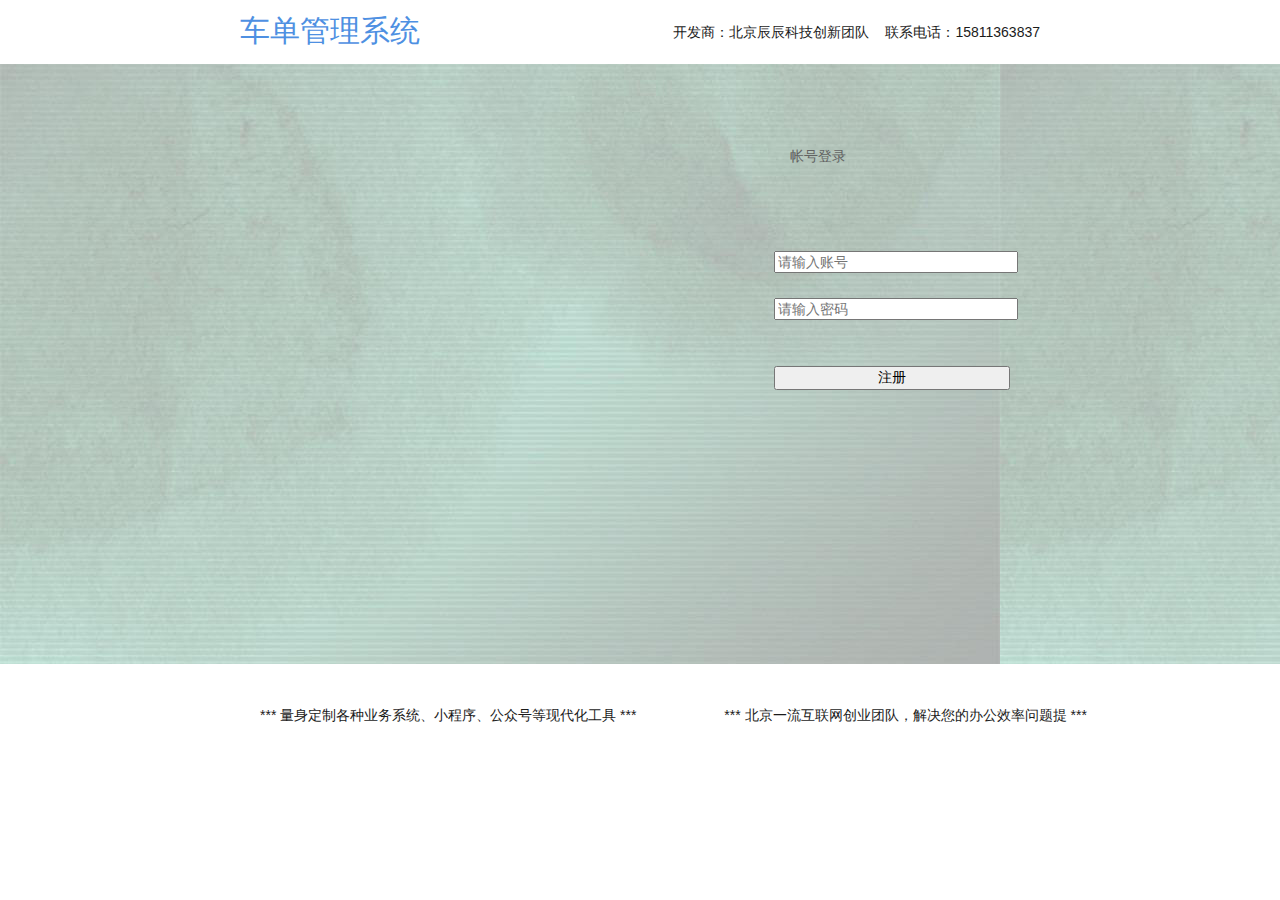
<file: index.html>
<!DOCTYPE html>
<html>

<head>
    <meta charset="utf-8" />
    <title>车单管理系统</title>
    <link rel="stylesheet" href="css/css.css">
</head>

<body>
    <!-- 标题栏  测试提交-->
    <div class="header">
        <div class="headerTitle">
            车单管理系统
        </div>
        <div class="headerNav">
            <a href="http://www.baidu.com" target="_blank">开发商：北京辰辰科技创新团队</a>
            <a href="http://www.baidu.com" target="_blank">联系电话：15811363837</a>
        </div>
    </div>

    <!-- 主界面 -->
    <div class="main" id="mainBg">
        <!--登录框-->
        <div id="loginBlock" class="login tab-2">
            <div class="loginFunc">
                <div id="lbNormal" class="loginFuncNormal">帐号登录</div>
            </div>
            <!-- TODO 邮箱帐号登录， 现在有点问题，去掉加载中逻辑 -->
            <form class="loginBlockForm">
                <br/><br/><br/>
                <input name="name" placeholder="请输入账号">
                <br/><br/>
                <input name="password" placeholder="请输入密码">
                <br/><br/><br/>
                <input type="submit" value="注册" name="sub">
            </form>

        </div>
    </div>

    <!-- 底部标题栏 -->
    <div id="footer" class="footer">
        <div class="footer-inner" id="footerInner">

            <div class="footerNav">
                <a href="http://www.baidu.com" target="_blank">*** 量身定制各种业务系统、小程序、公众号等现代化工具 ***</a>
                <a></a><a></a><a></a><a></a><a></a><a></a>
                <a href="http://www.baidu.com" target="_blank">*** 北京一流互联网创业团队，解决您的办公效率问题提 ***</a>
            </div>
        </div>
    </div>

    <!--遮罩-->
    <div id="mask" class="mask" style="display:none;"></div>

    <!--登录提示弹框-->
    <div class="enhttp" style="display:none" id="enhttpblock">
        <div class="enhttpbox">
            <div class="topborder"></div>
            <div class="ct">
                <div class="inner">
                    <p class="txt-tips">登录过程有点慢哦，可能是由于网络问题造成的。</p>
                    <p id="enhttpTips" class="txt-normal"><span id="backwards">3</span>&nbsp;秒后自动尝试普通加密方式登录</p>
                    <p class="txt-normal"><a id="idLoginBtn" class="httplogin" href="javascript:void(0)">确&nbsp;&nbsp;定</a></p>
                    <p class="txt-line"></p>
                    <p class="txt-advice">无法登录邮箱？<a class="txt-advicelink" href="http://www.baidu.com" target="_blank">意见反馈&gt;&gt;</a></p>
                </div>
            </div>
            <div class="bottomborder"></div>
        </div>
    </div>

    <!--首页评分弹框-->
    <div id="scoreIndexPop">
        <iframe id="scoreIndexPopIfm" src="about:blank" frameborder="0" scrolling="no" allowTransparency="allowtransparency"></iframe>
    </div>

    <!-- 作用暂时未知 -->
    <div>
        <form id="login126" name="login126" method="post" target="frameforlogin" style=" width: 0; height: 0;"></form>
        <iframe class="httploginframe" src="about:blank" id="frameforlogin" name="frameforlogin" style="overflow:hidden;border:0; width: 0; height: 0;" sandbox="allow-scripts allow-top-navigation">登录iframe</iframe>
    </div>

</body>
</html>
</file>
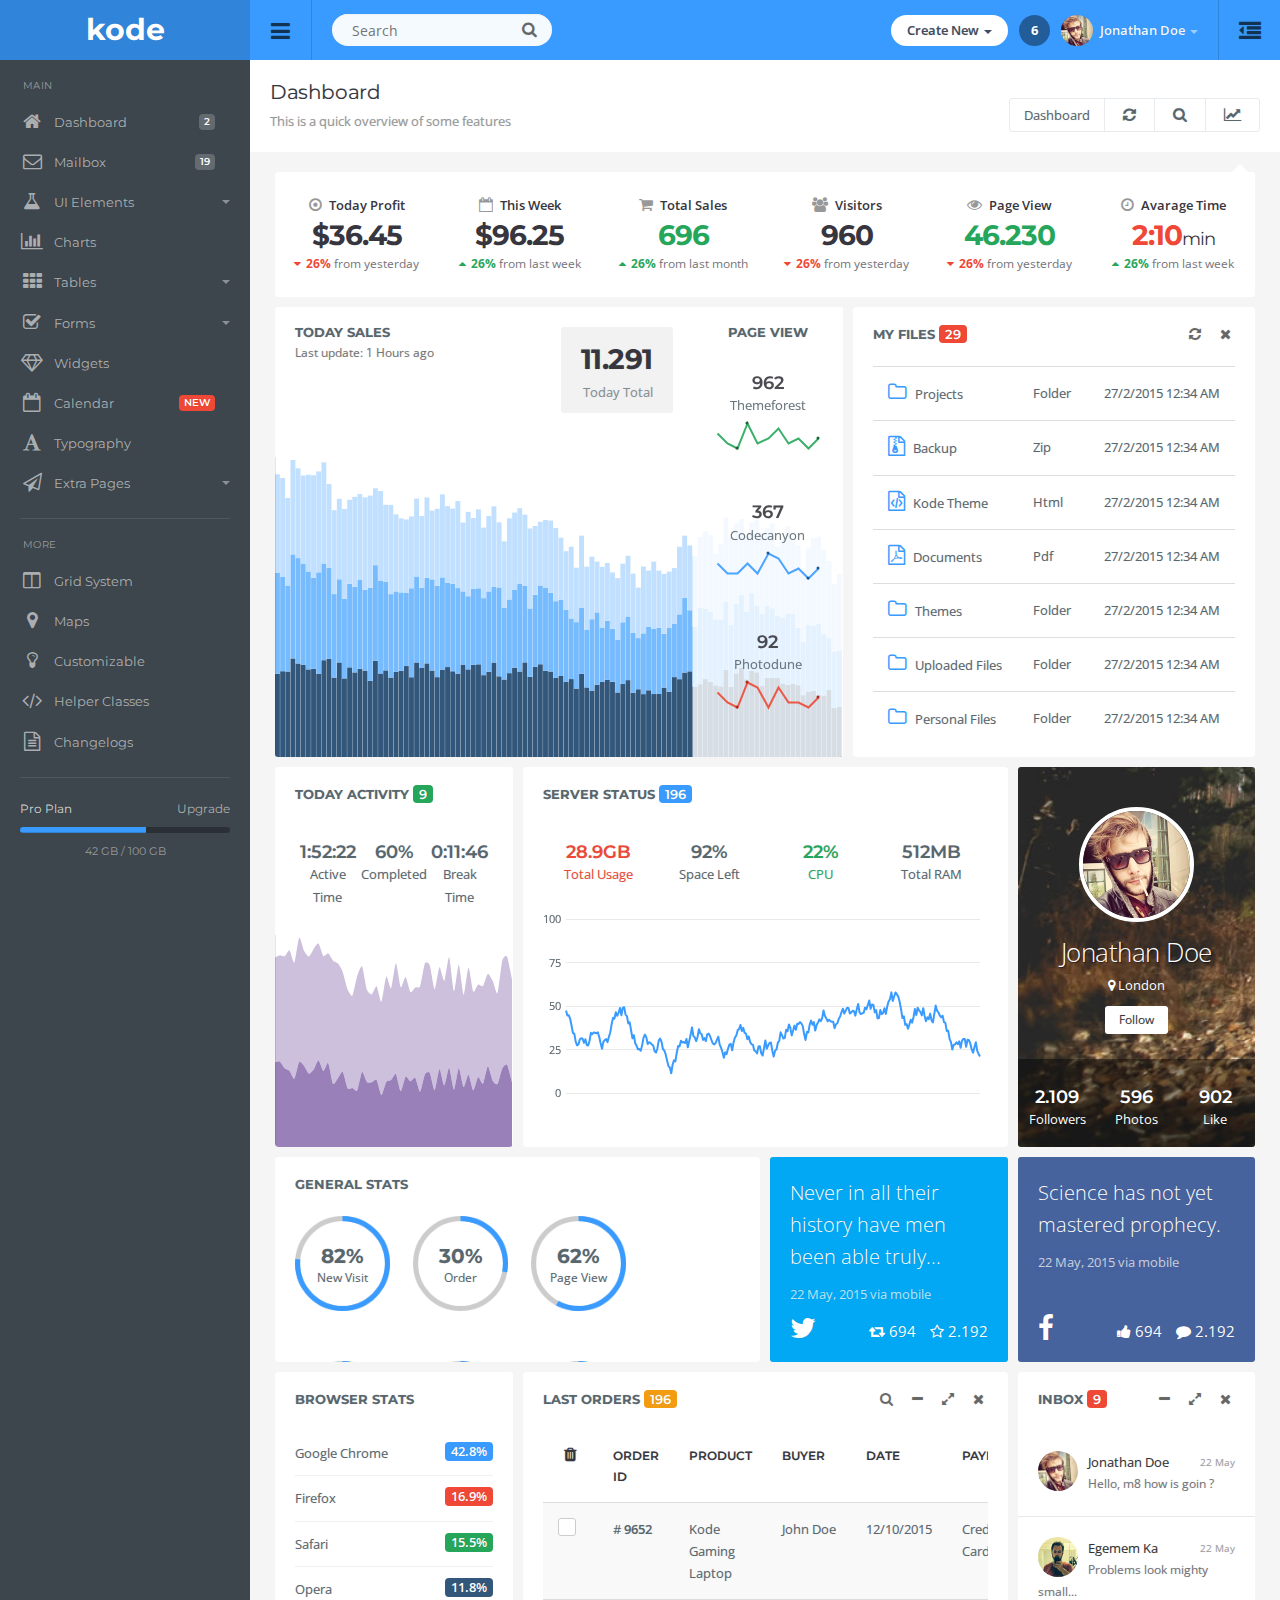
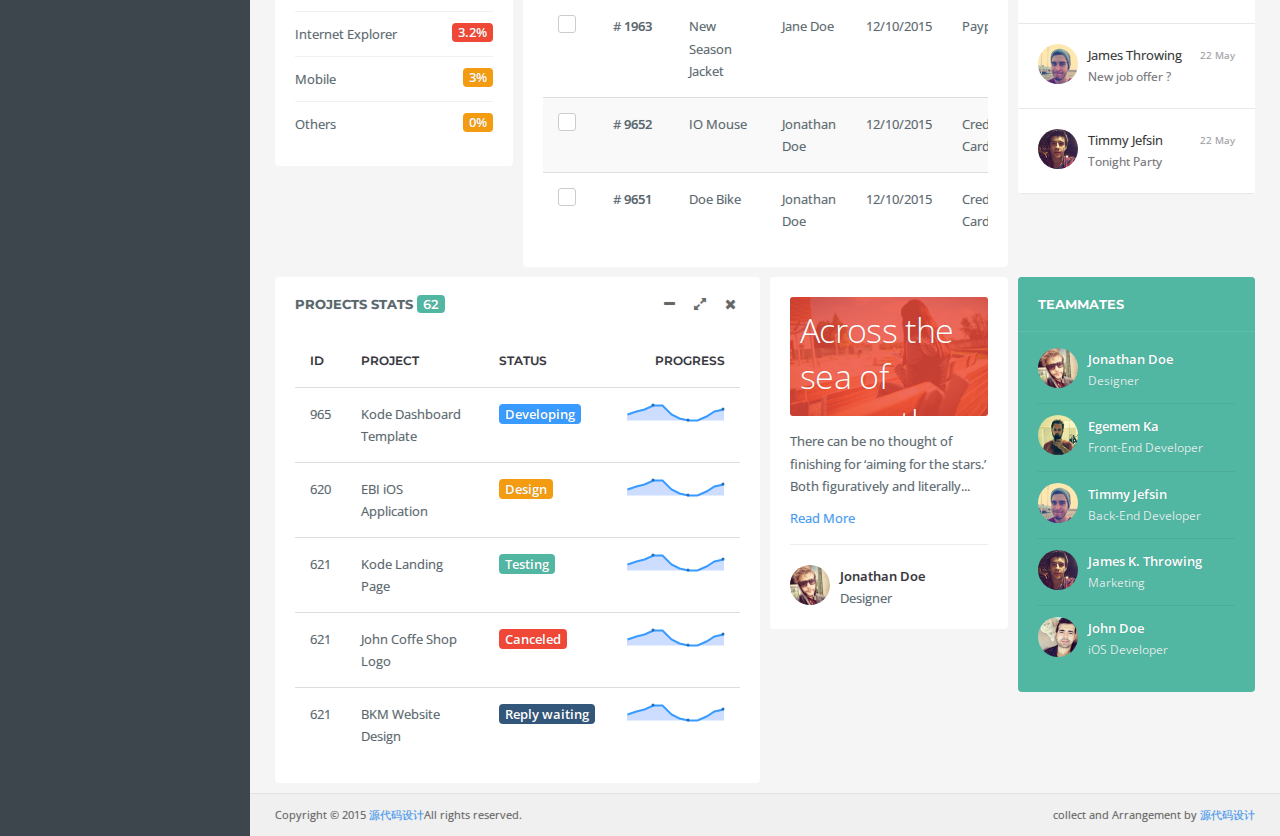
<file: php/work/managerdemo1/index.html>
<!DOCTYPE html>
<html lang="en">
  <head>
  <meta charset="utf-8">
  <meta http-equiv="X-UA-Compatible" content="IE=edge">
  <meta name="viewport" content="width=device-width, initial-scale=1">
  <meta name="description" content="Kode is a Premium Bootstrap Admin Template, It's responsive, clean coded and mobile friendly">
  <meta name="keywords" content="bootstrap, admin, dashboard, flat admin template, responsive," />
  <title>Kode</title>

  <!-- ========== Css Files ========== -->
  <link href="css/root.css" rel="stylesheet">


  </head>
  <body>
  <!-- Start Page Loading -->
  <div class="loading"><img src="img/loading.gif" alt="loading-img"></div>
  <!-- End Page Loading -->
 <!-- //////////////////////////////////////////////////////////////////////////// --> 
  <!-- START TOP -->
  <div id="top" class="clearfix">

    <!-- Start App Logo -->
    <div class="applogo">
      <a href="index.html" class="logo">kode</a>
    </div>
    <!-- End App Logo -->

    <!-- Start Sidebar Show Hide Button -->
    <a href="#" class="sidebar-open-button"><i class="fa fa-bars"></i></a>
    <a href="#" class="sidebar-open-button-mobile"><i class="fa fa-bars"></i></a>
    <!-- End Sidebar Show Hide Button -->

    <!-- Start Searchbox -->
    <form class="searchform">
      <input type="text" class="searchbox" id="searchbox" placeholder="Search">
      <span class="searchbutton"><i class="fa fa-search"></i></span>
    </form>
    <!-- End Searchbox -->

    <!-- Start Top Menu -->
    <ul class="topmenu">
      <li><a href="#">Files</a></li>
      <li><a href="#">Authors</a></li>
      <li class="dropdown">
        <a href="#" data-toggle="dropdown" class="dropdown-toggle">My Files <span class="caret"></span></a>
        <ul class="dropdown-menu">
          <li><a href="#">Videos</a></li>
          <li><a href="#">Pictures</a></li>
          <li><a href="#">Blog Posts</a></li>
        </ul>
      </li>
    </ul>
    <!-- End Top Menu -->

    <!-- Start Sidepanel Show-Hide Button -->
    <a href="#sidepanel" class="sidepanel-open-button"><i class="fa fa-outdent"></i></a>
    <!-- End Sidepanel Show-Hide Button -->

    <!-- Start Top Right -->
    <ul class="top-right">

    <li class="dropdown link">
      <a href="#" data-toggle="dropdown" class="dropdown-toggle hdbutton">Create New <span class="caret"></span></a>
        <ul class="dropdown-menu dropdown-menu-list">
          <li><a href="#"><i class="fa falist fa-paper-plane-o"></i>Product or Item</a></li>
          <li><a href="#"><i class="fa falist fa-font"></i>Blog Post</a></li>
          <li><a href="#"><i class="fa falist fa-file-image-o"></i>Image Gallery</a></li>
          <li><a href="#"><i class="fa falist fa-file-video-o"></i>Video Gallery</a></li>
        </ul>
    </li>

    <li class="link">
      <a href="#" class="notifications">6</a>
    </li>

    <li class="dropdown link">
      <a href="#" data-toggle="dropdown" class="dropdown-toggle profilebox"><img src="img/profileimg.png" alt="img"><b>Jonathan Doe</b><span class="caret"></span></a>
        <ul class="dropdown-menu dropdown-menu-list dropdown-menu-right">
          <li role="presentation" class="dropdown-header">Profile</li>
          <li><a href="#"><i class="fa falist fa-inbox"></i>Inbox<span class="badge label-danger">4</span></a></li>
          <li><a href="#"><i class="fa falist fa-file-o"></i>Files</a></li>
          <li><a href="#"><i class="fa falist fa-wrench"></i>Settings</a></li>
          <li class="divider"></li>
          <li><a href="#"><i class="fa falist fa-lock"></i> Lockscreen</a></li>
          <li><a href="#"><i class="fa falist fa-power-off"></i> Logout</a></li>
        </ul>
    </li>

    </ul>
    <!-- End Top Right -->

  </div>
  <!-- END TOP -->
 <!-- //////////////////////////////////////////////////////////////////////////// --> 


<!-- //////////////////////////////////////////////////////////////////////////// --> 
<!-- START SIDEBAR -->
<div class="sidebar clearfix">

<ul class="sidebar-panel nav">
  <li class="sidetitle">MAIN</li>
  <li><a href="index.html"><span class="icon color5"><i class="fa fa-home"></i></span>Dashboard<span class="label label-default">2</span></a></li>
  <li><a href="mailbox.html"><span class="icon color6"><i class="fa fa-envelope-o"></i></span>Mailbox<span class="label label-default">19</span></a></li>
  <li><a href="#"><span class="icon color7"><i class="fa fa-flask"></i></span>UI Elements<span class="caret"></span></a>
    <ul>
      <li><a href="icons.html">Icons</a></li>
      <li><a href="tabs.html">Tabs</a></li>
      <li><a href="buttons.html">Buttons</a></li>
      <li><a href="panels.html">Panels</a></li>
      <li><a href="notifications.html">Notifications</a></li>
      <li><a href="modal-boxes.html">Modal Boxes</a></li>
      <li><a href="progress-bars.html">Progress Bars</a></li>
      <li><a href="others.html">Others<span class="label label-danger">NEW</span></a></li>
    </ul>
  </li>
  <li><a href="charts.html"><span class="icon color8"><i class="fa fa-bar-chart"></i></span>Charts</a></li>
  <li><a href="#"><span class="icon color9"><i class="fa fa-th"></i></span>Tables<span class="caret"></span></a>
    <ul>
      <li><a href="basic-table.html">Basic Tables</a></li>
      <li><a href="data-table.html">Data Tables</a></li>
    </ul>
  </li>
  <li><a href="#"><span class="icon color10"><i class="fa fa-check-square-o"></i></span>Forms<span class="caret"></span></a>
    <ul>
      <li><a href="form-elements.html">Form Elements</a></li>
      <li><a href="layouts.html">Form Layouts</a></li>
      <li><a href="text-editors.html">Text Editors</a></li>
    </ul>
  </li>
  <li><a href="widgets.html"><span class="icon color11"><i class="fa fa-diamond"></i></span>Widgets</a></li>
  <li><a href="calendar.html"><span class="icon color8"><i class="fa fa-calendar-o"></i></span>Calendar<span class="label label-danger">NEW</span></a></li>
  <li><a href="typography.html"><span class="icon color12"><i class="fa fa-font"></i></span>Typography</a></li>
  <li><a href="#"><span class="icon color14"><i class="fa fa-paper-plane-o"></i></span>Extra Pages<span class="caret"></span></a>
    <ul>
      <li><a href="social-profile.html">Social Profile</a></li>
      <li><a href="invoice.html">Invoice<span class="label label-danger">NEW</span></a></li>
      <li><a href="login.html">Login Page</a></li>
      <li><a href="register.html">Register</a></li>
      <li><a href="forgot-password.html">Forgot Password</a></li>
      <li><a href="lockscreen.html">Lockscreen</a></li>
      <li><a href="blank.html">Blank Page</a></li>
      <li><a href="contact.html">Contact</a></li>
      <li><a href="404.html">404 Page</a></li>
      <li><a href="500.html">500 Page</a></li>
    </ul>
  </li>
</ul>

<ul class="sidebar-panel nav">
  <li class="sidetitle">MORE</li>
  <li><a href="grid.html"><span class="icon color15"><i class="fa fa-columns"></i></span>Grid System</a></li>
  <li><a href="maps.html"><span class="icon color7"><i class="fa fa-map-marker"></i></span>Maps</a></li>
  <li><a href="customizable.html"><span class="icon color10"><i class="fa fa-lightbulb-o"></i></span>Customizable</a></li>
  <li><a href="helper-classes.html"><span class="icon color8"><i class="fa fa-code"></i></span>Helper Classes</a></li>
  <li><a href="changelogs.html"><span class="icon color12"><i class="fa fa-file-text-o"></i></span>Changelogs</a></li>
</ul>

<div class="sidebar-plan">
  Pro Plan<a href="#" class="link">Upgrade</a>
  <div class="progress">
  <div class="progress-bar" role="progressbar" aria-valuenow="60" aria-valuemin="0" aria-valuemax="100" style="width: 60%;">
  </div>
</div>
<span class="space">42 GB / 100 GB</span>
</div>

</div>
<!-- END SIDEBAR -->
<!-- //////////////////////////////////////////////////////////////////////////// --> 

 <!-- //////////////////////////////////////////////////////////////////////////// --> 
<!-- START CONTENT -->
<div class="content">

  <!-- Start Page Header -->
  <div class="page-header">
    <h1 class="title">Dashboard</h1>
      <ol class="breadcrumb">
        <li class="active">This is a quick overview of some features</li>
    </ol>

    <!-- Start Page Header Right Div -->
    <div class="right">
      <div class="btn-group" role="group" aria-label="...">
        <a href="index.html" class="btn btn-light">Dashboard</a>
        <a href="#" class="btn btn-light"><i class="fa fa-refresh"></i></a>
        <a href="#" class="btn btn-light"><i class="fa fa-search"></i></a>
        <a href="#" class="btn btn-light" id="topstats"><i class="fa fa-line-chart"></i></a>
      </div>
    </div>
    <!-- End Page Header Right Div -->

  </div>
  <!-- End Page Header -->


 <!-- //////////////////////////////////////////////////////////////////////////// --> 
<!-- START CONTAINER -->
<div class="container-widget">

  <!-- Start Top Stats -->
  <div class="col-md-12">
  <ul class="topstats clearfix">
    <li class="arrow"></li>
    <li class="col-xs-6 col-lg-2">
      <span class="title"><i class="fa fa-dot-circle-o"></i> Today Profit</span>
      <h3>$36.45</h3>
      <span class="diff"><b class="color-down"><i class="fa fa-caret-down"></i> 26%</b> from yesterday</span>
    </li>
    <li class="col-xs-6 col-lg-2">
      <span class="title"><i class="fa fa-calendar-o"></i> This Week</span>
      <h3>$96.25</h3>
      <span class="diff"><b class="color-up"><i class="fa fa-caret-up"></i> 26%</b> from last week</span>
    </li>
    <li class="col-xs-6 col-lg-2">
      <span class="title"><i class="fa fa-shopping-cart"></i> Total Sales</span>
      <h3 class="color-up">696</h3>
      <span class="diff"><b class="color-up"><i class="fa fa-caret-up"></i> 26%</b> from last month</span>
    </li>
    <li class="col-xs-6 col-lg-2">
      <span class="title"><i class="fa fa-users"></i> Visitors</span>
      <h3>960</h3>
      <span class="diff"><b class="color-down"><i class="fa fa-caret-down"></i> 26%</b> from yesterday</span>
    </li>
    <li class="col-xs-6 col-lg-2">
      <span class="title"><i class="fa fa-eye"></i> Page View</span>
      <h3 class="color-up">46.230</h3>
      <span class="diff"><b class="color-down"><i class="fa fa-caret-down"></i> 26%</b> from yesterday</span>
    </li>
    <li class="col-xs-6 col-lg-2">
      <span class="title"><i class="fa fa-clock-o"></i> Avarage Time</span>
      <h3 class="color-down">2:10<small>min</small></h3>
      <span class="diff"><b class="color-up"><i class="fa fa-caret-up"></i> 26%</b> from last week</span>
    </li>
  </ul>
  </div>
  <!-- End Top Stats -->


  <!-- Start First Row -->
  <div class="row">

    <!-- Start Chart Daily -->
    <div class="col-md-12 col-lg-7">
      <div class=" panel-widget widget chart-with-stats clearfix" style="height:450px;">

        <div class="col-sm-12" style="height:450px;">
          <h4 class="title">TODAY SALES<small>Last update: 1 Hours ago</small></h4>
          <div class="top-label"><h2>11.291</h2><h4>Today Total</h4></div>
          <div class="bigchart" id="todaysales"></div>
        </div>
        <div class="right" style="height:450px;">
          <h4 class="title">PAGE VIEW</h4>
          <!-- start stats -->
          <ul class="widget-inline-list clearfix">
            <li class="col-12"><span>962</span>Themeforest<i class="chart sparkline-green"></i></li>
            <li class="col-12"><span>367</span>Codecanyon<i class="chart sparkline-blue"></i></li>
            <li class="col-12"><span>92</span>Photodune<i class="chart sparkline-red"></i></li>
          </ul>
          <!-- end stats -->
        </div>


      </div>
    </div>
    <!-- End Chart Daily -->


    <!-- Start Files -->
    <div class="col-md-12 col-lg-5">
      <div class="panel panel-widget" style="height:450px;">
        <div class="panel-title">
          My Files <span class="label label-danger">29</span>
          <ul class="panel-tools">
            <li><a class="icon"><i class="fa fa-refresh"></i></a></li>
            <li><a class="icon closed-tool"><i class="fa fa-times"></i></a></li>
          </ul>
        </div>
        <div class="panel-body table-responsive">

          <table class="table table-dic table-hover ">
            <tbody>
              <tr>
                <td><i class="fa fa-folder-o"></i>Projects</td>
                <td>Folder</td>
                <td class="text-r">27/2/2015 12:34 AM</td>
              </tr>
              <tr>
                <td><i class="fa fa-file-archive-o"></i>Backup</td>
                <td>Zip</td>
                <td class="text-r">27/2/2015 12:34 AM</td>
              </tr>
              <tr>
                <td><i class="fa fa-file-code-o"></i>Kode Theme</td>
                <td>Html</td>
                <td class="text-r">27/2/2015 12:34 AM</td>
              </tr>
              <tr>
                <td><i class="fa fa-file-pdf-o"></i>Documents</td>
                <td>Pdf</td>
                <td class="text-r">27/2/2015 12:34 AM</td>
              </tr>
              <tr>
                <td><i class="fa fa-folder-o"></i>Themes</td>
                <td>Folder</td>
                <td class="text-r">27/2/2015 12:34 AM</td>
              </tr>
              <tr>
                <td><i class="fa fa-folder-o"></i>Uploaded Files</td>
                <td>Folder</td>
                <td class="text-r">27/2/2015 12:34 AM</td>
              </tr>
              <tr>
                <td><i class="fa fa-folder-o"></i>Personal Files</td>
                <td>Folder</td>
                <td class="text-r">27/2/2015 12:34 AM</td>
              </tr>
            </tbody>
          </table>          

        </div>
      </div>
    </div>
    <!-- End Files -->

  </div>  
  <!-- End First Row -->


  <!-- Start Second Row -->
  <div class="row">



    <!-- Start Today Activity -->
    <div class="col-md-12 col-lg-3">
      <div class="panel panel-widget" style="height:380px;">
        <div class="panel-title">
          TODAY ACTIVITY <span class="label label-success">9</span>
          <ul class="panel-tools panel-tools-hover">
            <li><a class="icon"><i class="fa fa-refresh"></i></a></li>
            <li><a class="icon closed-tool"><i class="fa fa-times"></i></a></li>
          </ul>
        </div>
        <div class="panel-body">

          <ul class="widget-inline-list clearfix">
            <li class="col-4"><span>1:52:22</span>Active Time</li>
            <li class="col-4"><span>60%</span>Completed</li>
            <li class="col-4"><span>0:11:46</span>Break Time</li>
          </ul>

          <div id="todayactivity" class="chart-on-bottom"></div>

        </div>
      </div>
    </div>
    <!-- End Today Activity -->

    <!-- Start Server Status -->
    <div class="col-md-12 col-lg-6">
      <div class="panel panel-widget" style="height:380px;">
        <div class="panel-title">
          SERVER STATUS <span class="label label-default">196</span>
          <ul class="panel-tools panel-tools-hover">
            <li><a class="icon"><i class="fa fa-refresh"></i></a></li>
            <li><a class="icon closed-tool"><i class="fa fa-times"></i></a></li>
          </ul>
        </div>
        <div class="panel-body">

          <ul class="widget-inline-list clearfix">
            <li class="col-3 color10"><span>28.9GB</span>Total Usage</li>
            <li class="col-3"><span>92%</span>Space Left</li>
            <li class="col-3 color7"><span>22%</span>CPU</li>
            <li class="col-3"><span>512MB</span>Total RAM</li>
          </ul>

          <div id="realtime" class="flotchart-placeholder" style="height:190px;"></div>

        </div>
      </div>
    </div>
    <!-- End Server Status -->

    <!-- Start Profile Widget -->
    <div class="col-md-12 col-lg-3">
      <div class="widget profile-widget" style="height:380px;">
        <img src="img/profileimg.png" class="profile-image" alt="img">
        <h1>Jonathan Doe</h1>
        <p><i class="fa fa-map-marker"></i> London</p>
        <a href="#" class="btn btn-sm">Follow</a>
        <ul class="stats widget-inline-list clearfix">
          <li class="col-4"><span>2.109</span>Followers</li>
          <li class="col-4"><span>596</span>Photos</li>
          <li class="col-4"><span>902</span>Like</li>
        </ul>
      </div>
    </div>
    <!-- End Profile Widget -->


  </div>
  <!-- End Second Row -->


  <!-- Start Third Row -->
  <div class="row">


    <!-- Start General Stats -->
    <div class="col-md-12 col-lg-6">
      <div class="panel panel-widget" style="height:205px;">
        <div class="panel-title">
          General Stats
        </div>
        <div class="panel-body">

          <div class="easypie margin-b-50" data-percent="82"><span>82%</span>New Visit</div>
          <div class="easypie margin-b-50" data-percent="30"><span>30%</span>Order</div>
          <div class="easypie margin-b-50 margin-b-40" data-percent="62"><span>62%</span>Page View</div>
          <div class="easypie margin-b-50" data-percent="15"><span>15%</span>Client</div>
          <div class="easypie margin-b-50" data-percent="45"><span>45%</span>Storage</div>
          <div class="easypie margin-b-50" data-percent="75"><span>76%</span>Comments</div>

        </div>
      </div>
    </div>
    <!-- End General Stats -->

    <!-- Start TwitterBox -->
    <div class="col-md-6 col-lg-3">
      <div class="widget socialbox" style="background:#02A8F3; height:205px;">

        <p class="text">
          Never in all their history have men been able truly...
        </p>
        <p class="text-info">22 May, 2015 via mobile</p>

        <div class="logo"><i class="fa fa-twitter"></i></div>

        <ul class="info">
          <li><i class="fa fa-retweet"></i>694</li>
          <li><i class="fa fa-star-o"></i>2.192</li>
        </ul>

      </div>
    </div>
    <!-- End TwitterBox -->

    <!-- Start FacebookBox -->
    <div class="col-md-6 col-lg-3">
      <div class="widget socialbox" style="background:#47639E; height:205px;">

        <p class="text">
          Science has not yet mastered prophecy.
        </p>
        <p class="text-info">22 May, 2015 via mobile</p>

        <div class="logo"><i class="fa fa-facebook"></i></div>

        <ul class="info">
          <li><i class="fa fa-thumbs-up"></i>694</li>
          <li><i class="fa fa-comment"></i>2.192</li>
        </ul>

      </div>
    </div>
    <!-- End FacebookBox -->

  </div>
  <!-- End Third Row -->


  <!-- Start Fourth Row -->
  <div class="row">

    <!-- Start Browser Stats -->
    <div class="col-md-12 col-lg-3">
      <div class="panel panel-widget">
        <div class="panel-title">
          Browser Stats
          <ul class="panel-tools panel-tools-hover">
            <li><a class="icon"><i class="fa fa-refresh"></i></a></li>
            <li><a class="icon minimise-tool"><i class="fa fa-minus"></i></a></li>
            <li><a class="icon expand-tool"><i class="fa fa-expand"></i></a></li>
            <li><a class="icon closed-tool"><i class="fa fa-times"></i></a></li>
          </ul>
        </div>
        <div class="panel-body">

          <ul class="basic-list">
            <li>Google Chrome <span class="right label label-default">42.8%</span></li>
            <li>Firefox <span class="right label label-danger">16.9%</span></li>
            <li>Safari <span class="right label label-success">15.5%</span></li>
            <li>Opera <span class="right label label-primary">11.8%</span></li>
            <li>Internet Explorer <span class="right label label-danger">3.2%</span></li>
            <li>Mobile <span class="right label label-warning">3%</span></li>
            <li>Others <span class="right label label-warning">0%</span></li>
          </ul>

        </div>
      </div>
    </div>
    <!-- End Browser Stats -->

    <!-- Start Orders -->
    <div class="col-md-12 col-lg-6">
      <div class="panel panel-widget">
        <div class="panel-title">
          LAST ORDERS <span class="label label-warning">196</span>
          <ul class="panel-tools">
            <li><a class="icon search-tool"><i class="fa fa-search"></i></a></li>
            <li><a class="icon minimise-tool"><i class="fa fa-minus"></i></a></li>
            <li><a class="icon expand-tool"><i class="fa fa-expand"></i></a></li>
            <li><a class="icon closed-tool"><i class="fa fa-times"></i></a></li>
          </ul>
        </div>

        <div class="panel-search">
          <form>
            <input type="text" class="form-control" placeholder="Search...">
            <i class="fa fa-search icon"></i>
          </form>
        </div>


        <div class="panel-body table-responsive">

          <table class="table table-hover table-striped">
            <thead>
              <tr>
                <td class="text-center"><i class="fa fa-trash"></i></td>
                <td>Order ID</td>
                <td>Product</td>
                <td>Buyer</td>
                <td>Date</td>
                <td>Payment</td>
              </tr>
            </thead>
            <tbody>
              <tr>
                <td class="text-center"><div class="checkbox margin-t-0"><input id="checkbox1" type="checkbox"><label for="checkbox1"></label></div></td>
                <td># <b>9652</b></td>
                <td>Kode Gaming Laptop</td>
                <td>John Doe</td>
                <td>12/10/2015</td>
                <td>Credit Card</td>
              </tr>
              <tr>
                <td class="text-center"><div class="checkbox margin-t-0"><input id="checkbox2" type="checkbox"><label for="checkbox2"></label></div></td>
                <td># <b>1963</b></td>
                <td>New Season Jacket</td>
                <td>Jane Doe</td>
                <td>12/10/2015</td>
                <td>Paypal</td>
              </tr>
              <tr>
                <td class="text-center"><div class="checkbox margin-t-0"><input id="checkbox3" type="checkbox"><label for="checkbox3"></label></div></td>
                <td># <b>9652</b></td>
                <td>IO Mouse</td>
                <td>Jonathan Doe</td>
                <td>12/10/2015</td>
                <td>Credit Card</td>
              </tr>
              <tr>
                <td class="text-center"><div class="checkbox margin-t-0"><input id="checkbox4" type="checkbox"><label for="checkbox4"></label></div></td>
                <td># <b>9651</b></td>
                <td>Doe Bike</td>
                <td>Jonathan Doe</td>
                <td>12/10/2015</td>
                <td>Credit Card</td>
              </tr>
            </tbody>
          </table>

        </div>
      </div>
    </div>
    <!-- End Orders -->


    <!-- Start Inbox -->
    <div class="col-md-12 col-lg-3">
      <div class="panel panel-widget">
        <div class="panel-title">
          Inbox <span class="label label-danger">9</span>
          <ul class="panel-tools">
            <li><a class="icon minimise-tool"><i class="fa fa-minus"></i></a></li>
            <li><a class="icon expand-tool"><i class="fa fa-expand"></i></a></li>
            <li><a class="icon closed-tool"><i class="fa fa-times"></i></a></li>
          </ul>
        </div>
        <div class="panel-body">

        <ul class="mailbox-inbox">

            <li>
              <a href="#" class="item clearfix">
                <img src="img/profileimg.png" alt="img" class="img">
                <span class="from">Jonathan Doe</span>
                Hello, m8 how is goin ?
                <span class="date">22 May</span>
              </a>
            </li>

            <li>
              <a href="#" class="item clearfix">
                <img src="img/profileimg2.png" alt="img" class="img">
                <span class="from">Egemem Ka</span>
                Problems look mighty small...
                <span class="date">22 May</span>
              </a>
            </li>

            <li>
              <a href="#" class="item clearfix">
                <img src="img/profileimg3.png" alt="img" class="img">
                <span class="from">James Throwing</span>
                New job offer ?
                <span class="date">22 May</span>
              </a>
            </li>

            <li>
              <a href="#" class="item clearfix">
                <img src="img/profileimg4.png" alt="img" class="img">
                <span class="from">Timmy Jefsin</span>
                Tonight Party
                <span class="date">22 May</span>
              </a>
            </li>


        </ul>

        </div>
      </div>
    </div>
    <!-- End Inbox -->

  </div>
  <!-- End Fourth Row -->


  <!-- Start Fifth Row -->
  <div class="row">


    <!-- Start Project Stats -->
    <div class="col-md-12 col-lg-6">
      <div class="panel panel-widget">
        <div class="panel-title">
          Projects Stats <span class="label label-info">62</span>
          <ul class="panel-tools">
            <li><a class="icon minimise-tool"><i class="fa fa-minus"></i></a></li>
            <li><a class="icon expand-tool"><i class="fa fa-expand"></i></a></li>
            <li><a class="icon closed-tool"><i class="fa fa-times"></i></a></li>
          </ul>
        </div>

        <div class="panel-search">
          <form>
            <input type="text" class="form-control" placeholder="Search...">
            <i class="fa fa-search icon"></i>
          </form>
        </div>


        <div class="panel-body table-responsive">

          <table class="table table-hover">
            <thead>
              <tr>
                <td>ID</td>
                <td>Project</td>
                <td>Status</td>
                <td class="text-right">Progress</td>
              </tr>
            </thead>
            <tbody>
              <tr>
                <td>965</td>
                <td>Kode Dashboard Template</td>
                <td><span class="label label-default">Developing</span></td>
                <td class="text-right"><span class="demo-project-stats"></span></td>
              </tr>
              <tr>
                <td>620</td>
                <td>EBI iOS Application</td>
                <td><span class="label label-warning">Design</span></td>
                <td class="text-right"><span class="demo-project-stats"></span></td>
              </tr>
              <tr>
                <td>621</td>
                <td>Kode Landing Page</td>
                <td><span class="label label-info">Testing</span></td>
                <td class="text-right"><span class="demo-project-stats"></span></td>
              </tr>
              <tr>
                <td>621</td>
                <td>John Coffe Shop Logo</td>
                <td><span class="label label-danger">Canceled</span></td>
                <td class="text-right"><span class="demo-project-stats"></span></td>
              </tr>
              <tr>
                <td>621</td>
                <td>BKM Website Design</td>
                <td><span class="label label-primary">Reply waiting</span></td>
                <td class="text-right"><span class="demo-project-stats"></span></td>
              </tr>
            </tbody>
          </table>

        </div>
      </div>
    </div>
    <!-- Start Project Stats -->


    <!-- Start BlogPost -->
    <div class="col-md-12 col-lg-3">
      <div class="panel panel-widget blog-post">
        <div class="panel-body">

          <div class="image-div color10-bg">
            <img src="img/example1.jpg" class="image" alt="img">
            <h1 class="title"><a href="#">Across the sea of space, the stars are other suns.</a></h1>
          </div>
          <p class="text">There can be no thought of finishing for ‘aiming for the stars.’ Both figuratively and literally...</p>
          <a href="#">Read More</a>
          <p class="author">
            <img src="img/profileimg.png" alt="img">
            <span>Jonathan Doe</span>
            Designer
          </p>


        </div>
      </div>
    </div>
    <!-- End BlogPost -->


    <!-- Start Teammates -->
    <div class="col-md-12 col-lg-3">
      <div class="panel panel-info panel-widget">
        <div class="panel-title">
          Teammates
        </div>
        <div class="panel-body">
          <ul class="basic-list image-list">
            <li><img src="img/profileimg.png" alt="img" class="img"><b>Jonathan Doe</b><span class="desc">Designer</span></li>
            <li><img src="img/profileimg2.png" alt="img" class="img"><b>Egemem Ka</b><span class="desc">Front-End Developer</span></li>
            <li><img src="img/profileimg3.png" alt="img" class="img"><b>Timmy Jefsin</b><span class="desc">Back-End Developer</span></li>
            <li><img src="img/profileimg4.png" alt="img" class="img"><b>James K. Throwing</b><span class="desc">Marketing</span></li>
            <li><img src="img/profileimg5.png" alt="img" class="img"><b>John Doe</b><span class="desc">iOS Developer</span></li>
          </ul>
        </div>
      </div>
    </div>
    <!-- End Teammates -->


  </div>
  <!-- End Fifth Row -->




</div>
<!-- END CONTAINER -->
 <!-- //////////////////////////////////////////////////////////////////////////// --> 

<!-- Start Footer -->
<div class="row footer">
  <div class="col-md-6 text-left">
  Copyright © 2015 <a href="https://shop303982252.taobao.com/">源代码设计</a>All rights reserved.
  </div>
  <div class="col-md-6 text-right">
  collect and Arrangement by <a href="https://shop303982252.taobao.com/">源代码设计</a>
  </div> 
</div>
<!-- End Footer -->


</div>
<!-- End Content -->
 <!-- //////////////////////////////////////////////////////////////////////////// --> 


<!-- //////////////////////////////////////////////////////////////////////////// --> 
<!-- START SIDEPANEL -->
<div role="tabpanel" class="sidepanel">

  <!-- Nav tabs -->
  <ul class="nav nav-tabs" role="tablist">
    <li role="presentation" class="active"><a href="#today" aria-controls="today" role="tab" data-toggle="tab">TODAY</a></li>
    <li role="presentation"><a href="#tasks" aria-controls="tasks" role="tab" data-toggle="tab">TASKS</a></li>
    <li role="presentation"><a href="#chat" aria-controls="chat" role="tab" data-toggle="tab">CHAT</a></li>
  </ul>

  <!-- Tab panes -->
  <div class="tab-content">

    <!-- Start Today -->
    <div role="tabpanel" class="tab-pane active" id="today">

      <div class="sidepanel-m-title">
        Today
        <span class="left-icon"><a href="#"><i class="fa fa-refresh"></i></a></span>
        <span class="right-icon"><a href="#"><i class="fa fa-file-o"></i></a></span>
      </div>

      <div class="gn-title">NEW</div>

      <ul class="list-w-title">
        <li>
          <a href="#">
            <span class="label label-danger">ORDER</span>
            <span class="date">9 hours ago</span>
            <h4>New Jacket 2.0</h4>
            Etiam auctor porta augue sit amet facilisis. Sed libero nisi, scelerisque.
          </a>
        </li>
        <li>
          <a href="#">
            <span class="label label-success">COMMENT</span>
            <span class="date">14 hours ago</span>
            <h4>Bill Jackson</h4>
            Etiam auctor porta augue sit amet facilisis. Sed libero nisi, scelerisque.
          </a>
        </li>
        <li>
          <a href="#">
            <span class="label label-info">MEETING</span>
            <span class="date">at 2:30 PM</span>
            <h4>Developer Team</h4>
            Etiam auctor porta augue sit amet facilisis. Sed libero nisi, scelerisque.
          </a>
        </li>
        <li>
          <a href="#">
            <span class="label label-warning">EVENT</span>
            <span class="date">3 days left</span>
            <h4>Birthday Party</h4>
            Etiam auctor porta augue sit amet facilisis. Sed libero nisi, scelerisque.
          </a>
        </li>
      </ul>

    </div>
    <!-- End Today -->

    <!-- Start Tasks -->
    <div role="tabpanel" class="tab-pane" id="tasks">

      <div class="sidepanel-m-title">
        To-do List
        <span class="left-icon"><a href="#"><i class="fa fa-pencil"></i></a></span>
        <span class="right-icon"><a href="#"><i class="fa fa-trash"></i></a></span>
      </div>

      <div class="gn-title">TODAY</div>

      <ul class="todo-list">
        <li class="checkbox checkbox-primary">
          <input id="checkboxside1" type="checkbox"><label for="checkboxside1">Add new products</label>
        </li>
        
        <li class="checkbox checkbox-primary">
          <input id="checkboxside2" type="checkbox"><label for="checkboxside2"><b>May 12, 6:30 pm</b> Meeting with Team</label>
        </li>
        
        <li class="checkbox checkbox-warning">
          <input id="checkboxside3" type="checkbox"><label for="checkboxside3">Design Facebook page</label>
        </li>
        
        <li class="checkbox checkbox-info">
          <input id="checkboxside4" type="checkbox"><label for="checkboxside4">Send Invoice to customers</label>
        </li>
        
        <li class="checkbox checkbox-danger">
          <input id="checkboxside5" type="checkbox"><label for="checkboxside5">Meeting with developer team</label>
        </li>
      </ul>

      <div class="gn-title">TOMORROW</div>
      <ul class="todo-list">
        <li class="checkbox checkbox-warning">
          <input id="checkboxside6" type="checkbox"><label for="checkboxside6">Redesign our company blog</label>
        </li>
        
        <li class="checkbox checkbox-success">
          <input id="checkboxside7" type="checkbox"><label for="checkboxside7">Finish client work</label>
        </li>
        
        <li class="checkbox checkbox-info">
          <input id="checkboxside8" type="checkbox"><label for="checkboxside8">Call Johnny from Developer Team</label>
        </li>

      </ul>
    </div>    
    <!-- End Tasks -->

    <!-- Start Chat -->
    <div role="tabpanel" class="tab-pane" id="chat">

      <div class="sidepanel-m-title">
        Friend List
        <span class="left-icon"><a href="#"><i class="fa fa-pencil"></i></a></span>
        <span class="right-icon"><a href="#"><i class="fa fa-trash"></i></a></span>
      </div>

      <div class="gn-title">ONLINE MEMBERS (3)</div>
      <ul class="group">
        <li class="member"><a href="#"><img src="img/profileimg.png" alt="img"><b>Allice Mingham</b>Los Angeles</a><span class="status online"></span></li>
        <li class="member"><a href="#"><img src="img/profileimg2.png" alt="img"><b>James Throwing</b>Las Vegas</a><span class="status busy"></span></li>
        <li class="member"><a href="#"><img src="img/profileimg3.png" alt="img"><b>Fred Stonefield</b>New York</a><span class="status away"></span></li>
        <li class="member"><a href="#"><img src="img/profileimg4.png" alt="img"><b>Chris M. Johnson</b>California</a><span class="status online"></span></li>
      </ul>

      <div class="gn-title">OFFLINE MEMBERS (8)</div>
     <ul class="group">
        <li class="member"><a href="#"><img src="img/profileimg5.png" alt="img"><b>Allice Mingham</b>Los Angeles</a><span class="status offline"></span></li>
        <li class="member"><a href="#"><img src="img/profileimg6.png" alt="img"><b>James Throwing</b>Las Vegas</a><span class="status offline"></span></li>
      </ul>

      <form class="search">
        <input type="text" class="form-control" placeholder="Search a Friend...">
      </form>
    </div>
    <!-- End Chat -->

  </div>

</div>
<!-- END SIDEPANEL -->
<!-- //////////////////////////////////////////////////////////////////////////// --> 


<!-- ================================================
jQuery Library
================================================ -->
<script type="text/javascript" src="js/jquery.min.js"></script>

<!-- ================================================
Bootstrap Core JavaScript File
================================================ -->
<script src="js/bootstrap/bootstrap.min.js"></script>

<!-- ================================================
Plugin.js - Some Specific JS codes for Plugin Settings
================================================ -->
<script type="text/javascript" src="js/plugins.js"></script>

<!-- ================================================
Bootstrap Select
================================================ -->
<script type="text/javascript" src="js/bootstrap-select/bootstrap-select.js"></script>

<!-- ================================================
Bootstrap Toggle
================================================ -->
<script type="text/javascript" src="js/bootstrap-toggle/bootstrap-toggle.min.js"></script>

<!-- ================================================
Flot Chart
================================================ -->
<!-- main file -->
<script type="text/javascript" src="js/flot-chart/flot-chart.js"></script>
<!-- time.js -->
<script type="text/javascript" src="js/flot-chart/flot-chart-time.js"></script>
<!-- stack.js -->
<script type="text/javascript" src="js/flot-chart/flot-chart-stack.js"></script>
<!-- pie.js -->
<script type="text/javascript" src="js/flot-chart/flot-chart-pie.js"></script>
<!-- demo codes -->
<script type="text/javascript" src="js/flot-chart/flot-chart-plugin.js"></script>


<!-- ================================================
Easy Pie Chart
================================================ -->
<!-- main file -->
<script type="text/javascript" src="js/easypiechart/easypiechart.js"></script>
<!-- demo codes -->
<script type="text/javascript" src="js/easypiechart/easypiechart-plugin.js"></script>

<!-- ================================================
Sparkline
================================================ -->
<!-- main file -->
<script type="text/javascript" src="js/sparkline/sparkline.js"></script>
<!-- demo codes -->
<script type="text/javascript" src="js/sparkline/sparkline-plugin.js"></script>

<!-- ================================================
Rickshaw
================================================ -->
<!-- d3 -->
<script src="js/rickshaw/d3.v3.js"></script>
<!-- main file -->
<script src="js/rickshaw/rickshaw.js"></script>
<!-- demo codes -->
<script src="js/rickshaw/rickshaw-plugin.js"></script>

<!-- ================================================
Moment.js
================================================ -->
<script type="text/javascript" src="js/moment/moment.min.js"></script>


<!-- ================================================
Below codes are only for index widgets
================================================ -->
<!-- Today Sales -->
<script>

// set up our data series with 50 random data points

var seriesData = [ [], [], [] ];
var random = new Rickshaw.Fixtures.RandomData(20);

for (var i = 0; i < 110; i++) {
  random.addData(seriesData);
}

// instantiate our graph!

var graph = new Rickshaw.Graph( {
  element: document.getElementById("todaysales"),
  renderer: 'bar',
  series: [
    {
      color: "#33577B",
      data: seriesData[0],
      name: 'Photodune'
    }, {
      color: "#77BBFF",
      data: seriesData[1],
      name: 'Themeforest'
    }, {
      color: "#C1E0FF",
      data: seriesData[2],
      name: 'Codecanyon'
    }
  ]
} );

graph.render();

var hoverDetail = new Rickshaw.Graph.HoverDetail( {
  graph: graph,
  formatter: function(series, x, y) {
    var date = '<span class="date">' + new Date(x * 1000).toUTCString() + '</span>';
    var swatch = '<span class="detail_swatch" style="background-color: ' + series.color + '"></span>';
    var content = swatch + series.name + ": " + parseInt(y) + '<br>' + date;
    return content;
  }
} );

</script>

<!-- Today Activity -->
<script>
// set up our data series with 50 random data points

var seriesData = [ [], [], [] ];
var random = new Rickshaw.Fixtures.RandomData(20);

for (var i = 0; i < 50; i++) {
  random.addData(seriesData);
}

// instantiate our graph!

var graph = new Rickshaw.Graph( {
  element: document.getElementById("todayactivity"),
  renderer: 'area',
  series: [
    {
      color: "#9A80B9",
      data: seriesData[0],
      name: 'London'
    }, {
      color: "#CDC0DC",
      data: seriesData[1],
      name: 'Tokyo'
    }
  ]
} );

graph.render();

var hoverDetail = new Rickshaw.Graph.HoverDetail( {
  graph: graph,
  formatter: function(series, x, y) {
    var date = '<span class="date">' + new Date(x * 1000).toUTCString() + '</span>';
    var swatch = '<span class="detail_swatch" style="background-color: ' + series.color + '"></span>';
    var content = swatch + series.name + ": " + parseInt(y) + '<br>' + date;
    return content;
  }
} );
</script>



</body>
</html>
</file>
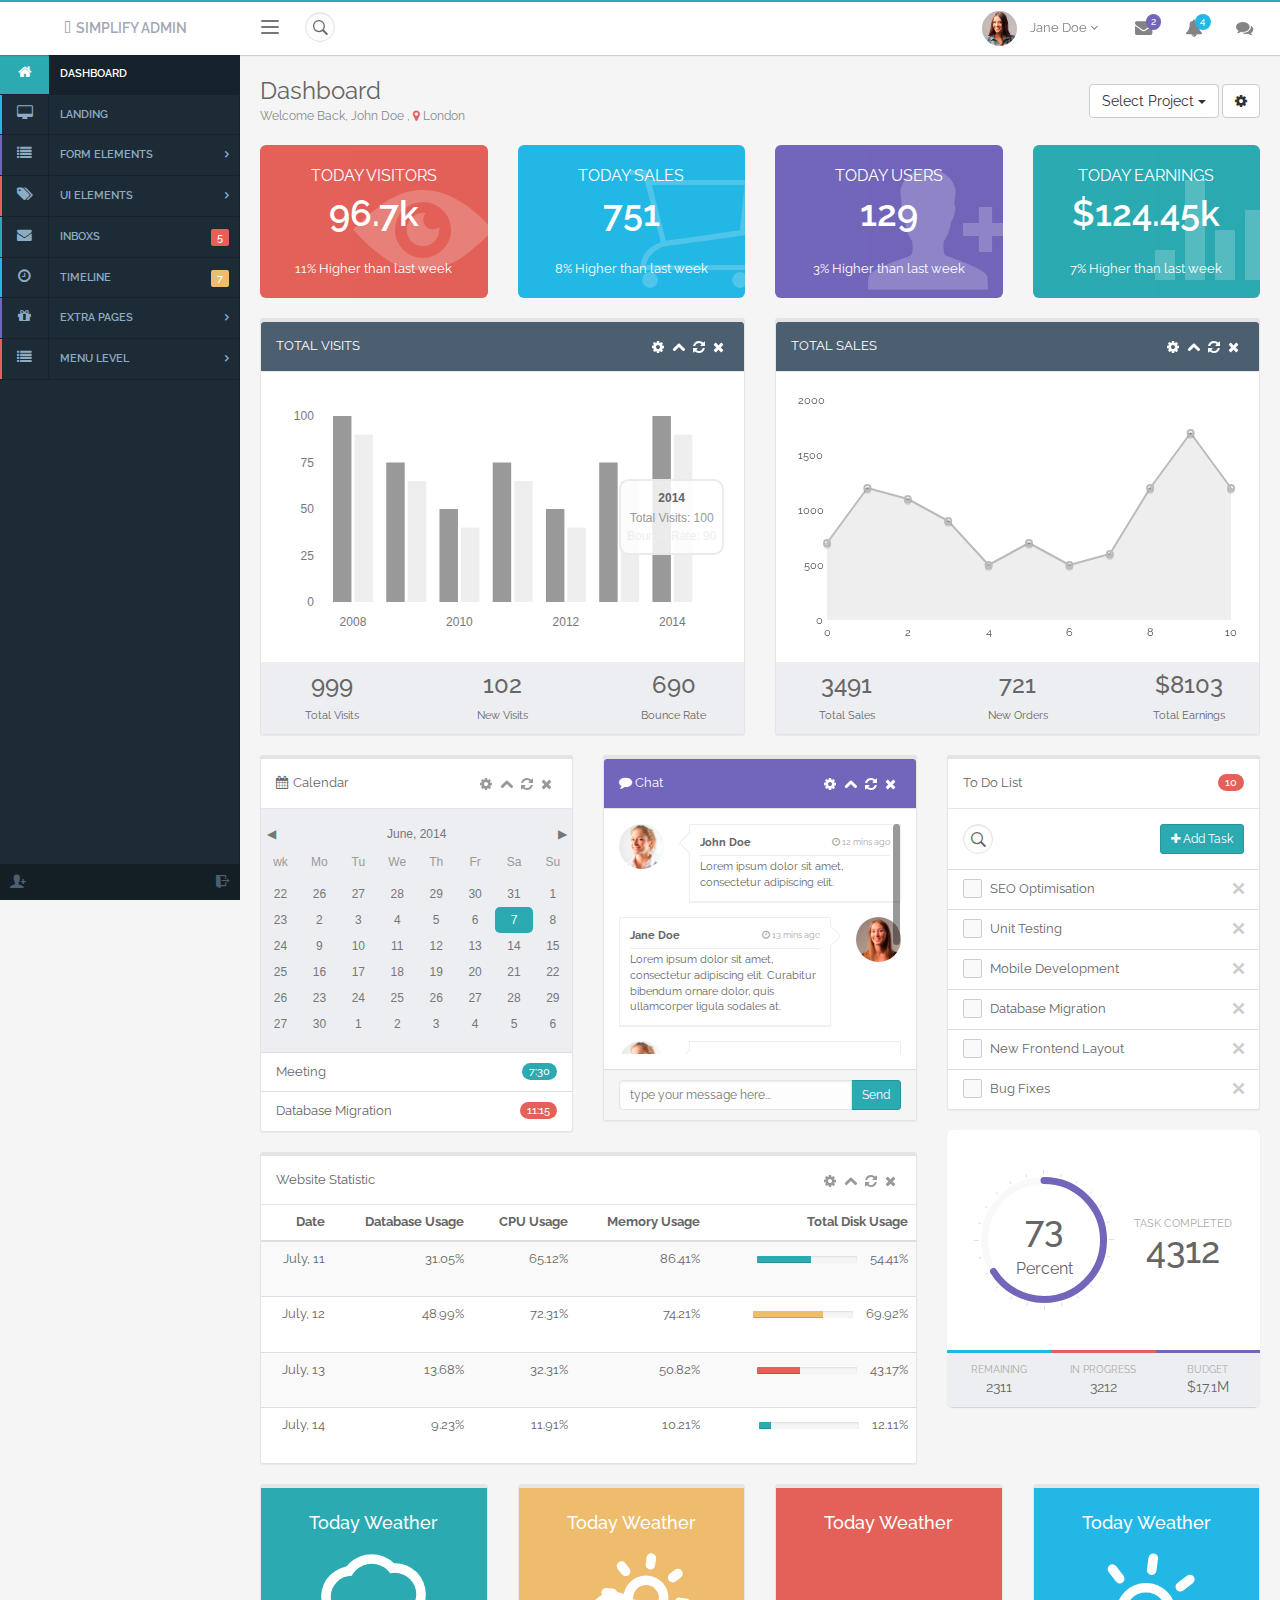
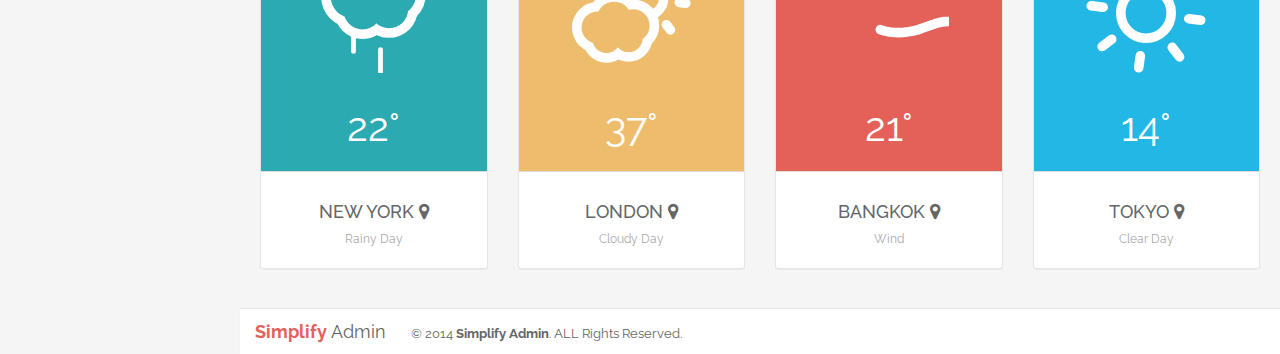
<file: php/work/managerdemo3/index.html>
<!DOCTYPE html>
<html lang="en">
  	<head>
	    <meta charset="utf-8">
	    <title>Simplify Admin</title>
	    <meta name="viewport" content="width=device-width, initial-scale=1.0">
	    <meta name="description" content="">
	    <meta name="author" content="">

	    <!-- Bootstrap core CSS -->
	    <link href="bootstrap/css/bootstrap.min.css" rel="stylesheet">
		
		<!-- Font Awesome -->
		<link href="css/font-awesome.min.css" rel="stylesheet">

		<!-- ionicons -->
		<link href="css/ionicons.min.css" rel="stylesheet">
		
		<!-- Morris -->
		<link href="css/morris.css" rel="stylesheet"/>	

		<!-- Datepicker -->
		<link href="css/datepicker.css" rel="stylesheet"/>	

		<!-- Animate -->
		<link href="css/animate.min.css" rel="stylesheet">

		<!-- Owl Carousel -->
		<link href="css/owl.carousel.min.css" rel="stylesheet">
		<link href="css/owl.theme.default.min.css" rel="stylesheet">

		<!-- Simplify -->
		<link href="css/simplify.min.css" rel="stylesheet">
	
  	</head>

  	<body class="overflow-hidden">
		<div class="wrapper preload">
			<div class="sidebar-right">
				<div class="sidebar-inner scrollable-sidebar">
					<div class="sidebar-header clearfix">
						<input class="form-control dark-input" placeholder="Search" type="text">
						<div class="btn-group pull-right">
							<a href="#" class="sidebar-setting" data-toggle="dropdown"><i class="fa fa-cog fa-lg"></i></a>
							<ul class="dropdown-menu pull-right flipInV">
								<li><a href="#"><i class="fa fa-circle text-danger"></i><span class="m-left-xs">Busy</span></a></li>
								<li><a href="#"><i class="fa fa-circle-o"></i><span class="m-left-xs">Turn Off Chat</span></a></li>
							</ul>
						</div>
					</div>
					<div class="title-block">
						Group Chat
					</div>
					<div class="content-block">
						<ul class="sidebar-list">
							<li>
								<a href="#">
									<i class="fa fa-circle-o text-success"></i><span class="m-left-xs">Close Friends</span>
								</a>
							</li>
							<li>
								<a href="#">
									<i class="fa fa-circle-o text-success"></i><span class="m-left-xs">Business</span>
								</a>
							</li>
						</ul>
					</div>
					<div class="title-block">
						Favorites
					</div>
					<div class="content-block">
						<ul class="sidebar-list">
							<li>
								<a href="#" class="clearfix">
									<img src="images/profile/profile2.jpg" class="img-circle" alt="user avatar">
									<div class="chat-detail m-left-sm">
										<div class="chat-name">
											John Doe
										</div>
										<div class="chat-message">
											Where are you?
										</div>
									</div>
									<div class="chat-status">
										<i class="fa fa-circle-o text-success"></i>
									</div>
									<div class="chat-alert">
										<span class="badge badge-purple bounceIn animation-delay2">2</span>
									</div>
								</a>
							</li>
							<li>
								<a href="#" class="clearfix">
									<img src="images/profile/profile3.jpg" class="img-circle" alt="user avatar">
									<div class="chat-detail m-left-sm">
										<div class="chat-name">
											Jane Doe
										</div>
										<div class="chat-message">
											Hello
										</div>
									</div>
									<div class="chat-status">
										<i class="fa fa-circle-o text-success"></i>
									</div>
									<div class="chat-alert">
										<span class="badge badge-info bounceIn animation-delay2">1</span>
									</div>
								</a>
							</li>
							<li>
								<a href="#" class="clearfix">
									<img src="images/profile/profile4.jpg" class="img-circle" alt="user avatar">
									<div class="chat-detail m-left-sm">
										<div class="chat-name">
											John Doe
										</div>
										<div class="chat-message">
											See you again next week.
										</div>
									</div>
									<div class="chat-status">
										<i class="fa fa-circle-o text-danger"></i>
									</div>
									<div class="chat-alert">
										<i class="fa fa-check text-success"></i>
									</div>
								</a>
							</li>
							<li>
								<a href="#" class="clearfix">
									<img src="images/profile/profile5.jpg" class="img-circle" alt="user avatar">
									<div class="chat-detail m-left-sm">
										<div class="chat-name">
											John Doe
										</div>
										<div class="chat-message">
											Hello, Are you there?
										</div>
									</div>
									<div class="chat-status">
										<i class="fa fa-circle-o text-danger"></i>
									</div>
									<div class="chat-alert">
										<i class="fa fa-reply"></i>
									</div>
								</a>
							</li>
						</ul>
					</div>
					<div class="title-block">
						More friends
					</div>
					<div class="content-block">
						<ul class="sidebar-list">
							<li>
								<a href="#" class="clearfix">
									<img src="images/profile/profile6.jpg" class="img-circle" alt="user avatar">
									<div class="chat-detail m-left-sm">
										<div class="chat-name">
											John Doe
										</div>
										<div class="chat-message">
											Where are you?
										</div>
									</div>
									<div class="chat-status">
										<i class="fa fa-circle-o text-success"></i>
									</div>
									<div class="chat-alert">
										<span class="badge badge-success bounceIn animation-delay2">2</span>
									</div>
								</a>
							</li>
							<li>
								<a href="#" class="clearfix">
									<img src="images/profile/profile7.jpg" class="img-circle" alt="user avatar">
									<div class="chat-detail m-left-sm">
										<div class="chat-name">
											Jane Doe
										</div>
										<div class="chat-message">
											Hello
										</div>
									</div>
									<div class="chat-status">
										<i class="fa fa-circle-o text-success"></i>
									</div>
									<div class="chat-alert">
										<span class="badge badge-danger bounceIn animation-delay2">1</span>
									</div>
								</a>
							</li>
							<li>
								<a href="#" class="clearfix">
									<img src="images/profile/profile8.jpg" class="img-circle" alt="user avatar">
									<div class="chat-detail m-left-sm">
										<div class="chat-name">
											John Doe
										</div>
										<div class="chat-message">
											See you again next week.
										</div>
									</div>
									<div class="chat-status">
										<i class="fa fa-circle-o text-danger"></i>
									</div>
									<div class="chat-alert">
										<i class="fa fa-check text-success"></i>
									</div>
								</a>
							</li>
							<li>
								<a href="#" class="clearfix">
									<img src="images/profile/profile9.jpg" class="img-circle" alt="user avatar">
									<div class="chat-detail m-left-sm">
										<div class="chat-name">
											John Doe
										</div>
										<div class="chat-message">
											Hello, Are you there?
										</div>
									</div>
									<div class="chat-status">
										<i class="fa fa-circle-o text-danger"></i>
									</div>
									<div class="chat-alert">
										<i class="fa fa-reply"></i>
									</div>
								</a>
							</li>
						</ul>
					</div>
				</div><!-- sidebar-inner -->
			</div><!-- sidebar-right -->
			<header class="top-nav">
				<div class="top-nav-inner">
					<div class="nav-header">
						<button type="button" class="navbar-toggle pull-left sidebar-toggle" id="sidebarToggleSM">
							<span class="icon-bar"></span>
							<span class="icon-bar"></span>
							<span class="icon-bar"></span>
						</button>
						
						<ul class="nav-notification pull-right">
							<li>
								<a href="#" class="dropdown-toggle" data-toggle="dropdown"><i class="fa fa-cog fa-lg"></i></a>
								<span class="badge badge-danger bounceIn">1</span>
								<ul class="dropdown-menu dropdown-sm pull-right user-dropdown">
									<li class="user-avatar">
										<img src="images/profile/profile1.jpg" alt="" class="img-circle">
										<div class="user-content">
											<h5 class="no-m-bottom">Jane Doe</h5>
											<div class="m-top-xs">
												<a href="profile.html" class="m-right-sm">Profile</a>
												<a href="signin.html">Log out</a>
											</div>
										</div>
									</li>	  
									<li>
										<a href="inbox.html">
											Inbox
											<span class="badge badge-danger bounceIn animation-delay2 pull-right">1</span>
										</a>
									</li>			  
									<li>
										<a href="#">
											Notification
											<span class="badge badge-purple bounceIn animation-delay3 pull-right">2</span>
										</a>
									</li>			  
									<li>
										<a href="#" class="sidebarRight-toggle">
											Message
											<span class="badge badge-success bounceIn animation-delay4 pull-right">7</span>
										</a>
									</li>			  	  
									<li class="divider"></li>
									<li>
										<a href="#">Setting</a>
									</li>			  	  
								</ul>
							</li>
						</ul>
						
						<a href="index.html" class="brand">
							<i class="fa fa-database"></i><span class="brand-name">SIMPLIFY ADMIN</span>
						</a>
					</div>
					<div class="nav-container">
						<button type="button" class="navbar-toggle pull-left sidebar-toggle" id="sidebarToggleLG">
							<span class="icon-bar"></span>
							<span class="icon-bar"></span>
							<span class="icon-bar"></span>
						</button>
						<ul class="nav-notification">	
							<li class="search-list">
								<div class="search-input-wrapper">
									<div class="search-input">
										<input type="text" class="form-control input-sm inline-block">
										<a href="#" class="input-icon text-normal"><i class="ion-ios7-search-strong"></i></a>
									</div>
								</div>
							</li>
						</ul>
						<div class="pull-right m-right-sm">
							<div class="user-block hidden-xs">
								<a href="#" id="userToggle" data-toggle="dropdown">
									<img src="images/profile/profile1.jpg" alt="" class="img-circle inline-block user-profile-pic">
									<div class="user-detail inline-block">
										Jane Doe
										<i class="fa fa-angle-down"></i>
									</div>
								</a>
								<div class="panel border dropdown-menu user-panel">
									<div class="panel-body paddingTB-sm">
										<ul>
											<li>
												<a href="profile.html">
													<i class="fa fa-edit fa-lg"></i><span class="m-left-xs">My Profile</span>
												</a>
											</li>
											<li>
												<a href="inbox.html">
													<i class="fa fa-inbox fa-lg"></i><span class="m-left-xs">Inboxes</span>
													<span class="badge badge-danger bounceIn animation-delay3">2</span>
												</a>
											</li>
											<li>
												<a href="signin.html">
													<i class="fa fa-power-off fa-lg"></i><span class="m-left-xs">Sign out</span>
												</a>
											</li>
										</ul>
									</div>
								</div>
							</div>
							<ul class="nav-notification">
								<li>
									<a href="#" data-toggle="dropdown"><i class="fa fa-envelope fa-lg"></i></a>
									<span class="badge badge-purple bounceIn animation-delay5 active">2</span>
									<ul class="dropdown-menu message pull-right">
										<li><a>You have 4 new unread messages</a></li>					  
										<li>
											<a class="clearfix" href="#">
												<img src="images/profile/profile2.jpg" alt="User Avatar">
												<div class="detail">
													<strong>John Doe</strong>
													<p class="no-margin">
														Lorem ipsum dolor sit amet...
													</p>
													<small class="text-muted"><i class="fa fa-check text-success"></i> 27m ago</small>
												</div>
											</a>	
										</li>
										<li>
											<a class="clearfix" href="#">
												<img src="images/profile/profile3.jpg" alt="User Avatar">
												<div class="detail">
													<strong>Jane Doe</strong>
													<p class="no-margin">
														Lorem ipsum dolor sit amet...
													</p>
													<small class="text-muted"><i class="fa fa-check text-success"></i> 5hr ago</small>
												</div>
											</a>	
										</li>
										<li>
											<a class="clearfix" href="#">
												<img src="images/profile/profile4.jpg" alt="User Avatar">
												<div class="detail m-left-sm">
													<strong>Bill Doe</strong>
													<p class="no-margin">
														Lorem ipsum dolor sit amet...
													</p>
													<small class="text-muted"><i class="fa fa-reply"></i> Yesterday</small>
												</div>
											</a>	
										</li>
										<li>
											<a class="clearfix" href="#">
												<img src="images/profile/profile5.jpg" alt="User Avatar">
												<div class="detail">
													<strong>Baby Doe</strong>
													<p class="no-margin">
														Lorem ipsum dolor sit amet...
													</p>
													<small class="text-muted"><i class="fa fa-reply"></i> 9 Feb 2013</small>
												</div>
											</a>	
										</li>
										<li><a href="#">View all messages</a></li>					  
									</ul>
								</li>
								<li>
									<a href="#" data-toggle="dropdown"><i class="fa fa-bell fa-lg"></i></a>
									<span class="badge badge-info bounceIn animation-delay6 active">4</span>
									<ul class="dropdown-menu notification dropdown-3 pull-right">
										<li><a href="#">You have 5 new notifications</a></li>					  
										<li>
											<a href="#">
												<span class="notification-icon bg-warning">
													<i class="fa fa-warning"></i>
												</span>
												<span class="m-left-xs">Server #2 not responding.</span>
												<span class="time text-muted">Just now</span>
											</a>
										</li>
										<li>
											<a href="#">
												<span class="notification-icon bg-success">
													<i class="fa fa-plus"></i>
												</span>
												<span class="m-left-xs">New user registration.</span>
												<span class="time text-muted">2m ago</span>
											</a>
										</li>
										<li>
											<a href="#">
												<span class="notification-icon bg-danger">
													<i class="fa fa-bolt"></i>
												</span>
												<span class="m-left-xs">Application error.</span>
												<span class="time text-muted">5m ago</span>
											</a>
										</li>
										<li>
											<a href="#">
												<span class="notification-icon bg-success">
													<i class="fa fa-usd"></i>
												</span>
												<span class="m-left-xs">2 items sold.</span>
												<span class="time text-muted">1hr ago</span>
											</a>
										</li>
										<li>
											<a href="#">
												<span class="notification-icon bg-success">
													<i class="fa fa-plus"></i>
												</span>
												<span class="m-left-xs">New user registration.</span>
												<span class="time text-muted">1hr ago</span>
											</a>
										</li>
										<li><a href="#">View all notifications</a></li>					  
									</ul>
								</li>
								<li class="chat-notification">
									<a href="#" class="sidebarRight-toggle"><i class="fa fa-comments fa-lg"></i></a>
									<span class="badge badge-danger bounceIn">1</span>

									<div class="chat-alert">
										Hello, Are you there?
									</div>
								</li>
							</ul>
						</div>
					</div>
				</div><!-- ./top-nav-inner -->	
			</header>
			<aside class="sidebar-menu fixed">
				<div class="sidebar-inner scrollable-sidebar">
					<div class="main-menu">
						<ul class="accordion">
							<li class="menu-header">
								Main Menu
							</li>
							<li class="bg-palette1 active">
								<a href="index.html">
									<span class="menu-content block">
										<span class="menu-icon"><i class="block fa fa-home fa-lg"></i></span>
										<span class="text m-left-sm">Dashboard</span>
									</span>
									<span class="menu-content-hover block">
										Home
									</span>
								</a>
							</li>
							<li class="bg-palette2">
								<a href="landing/landing.html">
									<span class="menu-content block">
										<span class="menu-icon"><i class="block fa fa-desktop fa-lg"></i></span>
										<span class="text m-left-sm">Landing</span>
									</span>
									<span class="menu-content-hover block">
										Landing
									</span>
								</a>
							</li>
							<li class="openable bg-palette3">
								<a href="#">
									<span class="menu-content block">
										<span class="menu-icon"><i class="block fa fa-list fa-lg"></i></span>
										<span class="text m-left-sm">Form Elements</span>
										<span class="submenu-icon"></span>
									</span>
									<span class="menu-content-hover block">
										Form
									</span>
								</a>
								<ul class="submenu bg-palette4">
									<li><a href="form_element.html"><span class="submenu-label">Form Element</span></a></li>
									<li><a href="form_validation.html"><span class="submenu-label">Form Validation</span></a></li>
									<li><a href="form_wizard.html"><span class="submenu-label">Form Wizard</span></a></li>
									<li><a href="dropzone.html"><span class="submenu-label">Dropzone</span></a></li>
								</ul>
							</li>
							<li class="openable bg-palette4">
								<a href="#">
									<span class="menu-content block">
										<span class="menu-icon"><i class="block fa fa-tags fa-lg"></i></span>
										<span class="text m-left-sm">UI Elements</span>
										<span class="submenu-icon"></span>
									</span>
									<span class="menu-content-hover block">
										UI Kits
									</span>
								</a>
								<ul class="submenu">
									<li><a href="ui_element.html"><span class="submenu-label">Basic Elements</span></a></li>
									<li><a href="button.html"><span class="submenu-label">Button & Icons</span></a></li>
									<li class="openable">
										<a href="#">
											<small class="badge badge-success badge-square bounceIn animation-delay2 m-left-xs pull-right">2</small>
											<span class="submenu-label">Tables</span>
										</a>
										<ul class="submenu third-level">
											<li><a href="static_table.html"><span class="submenu-label">Static Table</span></a></li>
											<li><a href="datatable.html"><span class="submenu-label">DataTables</span></a></li>
										</ul>
									</li>
									<li><a href="widget.html"><span class="submenu-label">Widget</span></a></li>
									<li><a href="tab.html"><span class="submenu-label">Tab</span></a></li>
									<li><a href="calendar.html"><span class="submenu-label">Calendar</span></a></li>
									<li><a href="treeview.html"><span class="submenu-label">Treeview</span></a></li>
									<li><a href="nestable_list.html"><span class="submenu-label">Nestable Lists</span></a></li>
								</ul>
							</li>
							<li class="bg-palette1">
								<a href="inbox.html">
									<span class="menu-content block">
										<span class="menu-icon"><i class="block fa fa-envelope fa-lg"></i></span>
										<span class="text m-left-sm">Inboxs</span>
										<small class="badge badge-danger badge-square bounceIn animation-delay5 m-left-xs">5</small>
									</span>
									<span class="menu-content-hover block">
										Inboxs
									</span>
								</a>
							</li>
							<li class="bg-palette2">
								<a href="timeline.html">
									<span class="menu-content block">
										<span class="menu-icon"><i class="block fa fa-clock-o fa-lg"></i></span>
										<span class="text m-left-sm">Timeline</span>
										<small class="badge badge-warning badge-square bounceIn animation-delay6 m-left-xs pull-right">7</small>
									</span>
									<span class="menu-content-hover block">
										Timeline
									</span>
								</a>
							</li>
							<li class="menu-header">
								Others
							</li>
							<li class="openable bg-palette3">
								<a href="#">
									<span class="menu-content block">
										<span class="menu-icon"><i class="block fa fa-gift fa-lg"></i></span>
										<span class="text m-left-sm">Extra Pages</span>
										<span class="submenu-icon"></span>
									</span>
									<span class="menu-content-hover block">
										Pages
									</span>
								</a>
								<ul class="submenu">
									<li><a href="signin.html"><span class="submenu-label">Sign in</span></a></li>
									<li><a href="signup.html"><span class="submenu-label">Sign Up</span></a></li>
									<li><a href="lockscreen.html"><span class="submenu-label">Lock Screen</span></a></li>
									<li><a href="profile.html"><span class="submenu-label">Profile</span></a></li>
									<li><a href="gallery.html"><span class="submenu-label">Gallery</span></a></li>
									<li><a href="blog.html"><span class="submenu-label">Blog</span></a></li>
									<li><a href="single_post.html"><span class="submenu-label">Single Post</span></a></li>
									<li><a href="pricing.html"><span class="submenu-label">Pricing</span></a></li>
									<li><a href="invoice.html"><span class="submenu-label">Invoice</span></a></li>
									<li><a href="error404.html"><span class="submenu-label">Error404</span></a></li>
									<li><a href="blank.html"><span class="submenu-label">Blank</span></a></li>
								</ul>
							</li>
							<li class="openable bg-palette4">
								<a href="#">
									<span class="menu-content block">
										<span class="menu-icon"><i class="block fa fa-list fa-lg"></i></span>
										<span class="text m-left-sm">Menu Level</span>
										<span class="submenu-icon"></span>
									</span>
									<span class="menu-content-hover block">
										Menu
									</span>
								</a>
								<ul class="submenu">
									<li class="openable">
										<a href="signin.html">
											<span class="submenu-label">menu 2.1</span>
											<small class="badge badge-success badge-square bounceIn animation-delay2 m-left-xs pull-right">3</small>
										</a>
										<ul class="submenu third-level">
											<li><a href="#"><span class="submenu-label">menu 3.1</span></a></li>
											<li><a href="#"><span class="submenu-label">menu 3.2</span></a></li>
											<li class="openable">
												<a href="#">
													<span class="submenu-label">menu 3.3</span>
													<small class="badge badge-danger badge-square bounceIn animation-delay2 m-left-xs pull-right">2</small>
												</a>
												<ul class="submenu fourth-level">
													<li><a href="#"><span class="submenu-label">menu 4.1</span></a></li>
													<li><a href="#"><span class="submenu-label">menu 4.2</span></a></li>
												</ul>
											</li>
										</ul>
									</li>
									<li><a href="#"><span class="submenu-label">menu 2.2</span></a></li>
								</ul>
							</li>
						</ul>
					</div>	
					<div class="sidebar-fix-bottom clearfix">
						<div class="user-dropdown dropup pull-left">
							<a href="#" class="dropdwon-toggle font-18" data-toggle="dropdown"><i class="ion-person-add"></i>
							</a>
							<ul class="dropdown-menu">
								<li>
									<a href="inbox.html">
										Inbox
										<span class="badge badge-danger bounceIn animation-delay2 pull-right">1</span>
									</a>
								</li>			  
								<li>
									<a href="#">
										Notification
										<span class="badge badge-purple bounceIn animation-delay3 pull-right">2</span>
									</a>
								</li>			  
								<li>
									<a href="#" class="sidebarRight-toggle">
										Message
										<span class="badge badge-success bounceIn animation-delay4 pull-right">7</span>
									</a>
								</li>			  	  
								<li class="divider"></li>
								<li>
									<a href="#">Setting</a>
								</li>			  	  
							</ul>
						</div>
						<a href="lockscreen.html" class="pull-right font-18"><i class="ion-log-out"></i></a>
					</div>
				</div><!-- sidebar-inner -->
			</aside>
			
			<div class="main-container">
				<div class="padding-md">
					<div class="row">
						<div class="col-sm-6">
							<div class="page-title">
								Dashboard
							</div>
							<div class="page-sub-header">
								Welcome Back, John Doe , <i class="fa fa-map-marker text-danger"></i> London
							</div>
						</div>
						<div class="col-sm-6 text-right text-left-sm p-top-sm">
							<div class="btn-group">
							  <button type="button" class="btn btn-default dropdown-toggle" data-toggle="dropdown">
							    Select Project <span class="caret"></span>
							  </button>
							  <ul class="dropdown-menu pull-right" role="menu">
							    <li><a href="#">Project1</a></li>
							    <li><a href="#">Project2</a></li>
							    <li><a href="#">Project3</a></li>
							    <li class="divider"></li>
							    <li><a href="#">Setting</a></li>
							  </ul>
							</div>

							<a class="btn btn-default"><i class="fa fa-cog"></i></a>
						</div>
					</div>

					<div class="row m-top-md">
						<div class="col-lg-3 col-sm-6">
							<div class="statistic-box bg-danger m-bottom-md">
								<div class="statistic-title">
									Today Visitors
								</div>

								<div class="statistic-value">
									96.7k
								</div>

								<div class="m-top-md">11% Higher than last week</div>

								<div class="statistic-icon-background">
									<i class="ion-eye"></i>
								</div>
							</div>
						</div>

						<div class="col-lg-3 col-sm-6">
							<div class="statistic-box bg-info m-bottom-md">
								<div class="statistic-title">
									Today Sales
								</div>

								<div class="statistic-value">
									751
								</div>

								<div class="m-top-md">8% Higher than last week</div>

								<div class="statistic-icon-background">
									<i class="ion-ios7-cart-outline"></i>
								</div>
							</div>
						</div>

						<div class="col-lg-3 col-sm-6">
							<div class="statistic-box bg-purple m-bottom-md">
								<div class="statistic-title">
									Today Users
								</div>

								<div class="statistic-value">
									129
								</div>

								<div class="m-top-md">3% Higher than last week</div>

								<div class="statistic-icon-background">
									<i class="ion-person-add"></i>
								</div>
							</div>
						</div>

						<div class="col-lg-3 col-sm-6">
							<div class="statistic-box bg-success m-bottom-md">
								<div class="statistic-title">
									Today Earnings
								</div>

								<div class="statistic-value">
									$124.45k
								</div>

								<div class="m-top-md">7% Higher than last week</div>

								<div class="statistic-icon-background">
									<i class="ion-stats-bars"></i>
								</div>
							</div>
						</div>
					</div>

					<div class="row">
						<div class="col-lg-6">
							<div class="smart-widget widget-dark-blue">
								<div class="smart-widget-header">
									TOTAL VISITS
									<span class="smart-widget-option">
										<span class="refresh-icon-animated">
											<i class="fa fa-circle-o-notch fa-spin"></i>
										</span>
			                            <a href="#" class="widget-toggle-hidden-option">
			                                <i class="fa fa-cog"></i>
			                            </a>
			                            <a href="#" class="widget-collapse-option" data-toggle="collapse">
			                                <i class="fa fa-chevron-up"></i>
			                            </a>
			                            <a href="#" class="widget-refresh-option">
			                                <i class="fa fa-refresh"></i>
			                            </a>
			                            <a href="#" class="widget-remove-option">
			                                <i class="fa fa-times"></i>
			                            </a>
			                        </span>
								</div>
								<div class="smart-widget-inner">
									<div class="smart-widget-hidden-section">
										<ul class="widget-color-list clearfix">
											<li style="background-color:#20232b;" data-color="widget-dark"></li>
											<li style="background-color:#4c5f70;" data-color="widget-dark-blue"></li>
											<li style="background-color:#23b7e5;" data-color="widget-blue"></li>
											<li style="background-color:#2baab1;" data-color="widget-green"></li>
											<li style="background-color:#edbc6c;" data-color="widget-yellow"></li>
											<li style="background-color:#fbc852;" data-color="widget-orange"></li>
											<li style="background-color:#e36159;" data-color="widget-red"></li>
											<li style="background-color:#7266ba;" data-color="widget-purple"></li>
											<li style="background-color:#f5f5f5;" data-color="widget-light-grey"></li>
											<li style="background-color:#fff;" data-color="reset"></li>
										</ul>
									</div>
									<div class="smart-widget-body no-padding">
										<div class="padding-md">
											<div id="totalSalesChart" class="morris-chart" style="height:250px;"></div>
										</div>
										
										<div class="bg-grey">
											<div class="row">
												<div class="col-xs-4 text-center">
													<h3 class="m-top-sm">999</h3>
													<small class="m-bottom-sm block">Total Visits</small>
												</div>
												<div class="col-xs-4 text-center">
													<h3 class="m-top-sm">102</h3>
													<small class="m-bottom-sm block">New Visits</small>
												</div>
												<div class="col-xs-4 text-center">
													<h3 class="m-top-sm">690</h3>
													<small class="m-bottom-sm block">Bounce Rate</small>
												</div>
											</div>
										</div>
									</div>
								</div><!-- ./smart-widget-inner -->
							</div><!-- ./smart-widget -->
						</div><!-- ./col -->
						<div class="col-lg-6">
							<div class="smart-widget widget-dark-blue">
								<div class="smart-widget-header">
									TOTAL SALES
									<span class="smart-widget-option">
										<span class="refresh-icon-animated">
											<i class="fa fa-circle-o-notch fa-spin"></i>
										</span>
			                            <a href="#" class="widget-toggle-hidden-option">
			                                <i class="fa fa-cog"></i>
			                            </a>
			                            <a href="#" class="widget-collapse-option" data-toggle="collapse">
			                                <i class="fa fa-chevron-up"></i>
			                            </a>
			                            <a href="#" class="widget-refresh-option">
			                                <i class="fa fa-refresh"></i>
			                            </a>
			                            <a href="#" class="widget-remove-option">
			                                <i class="fa fa-times"></i>
			                            </a>
			                        </span>
								</div>
								<div class="smart-widget-inner">
									<div class="smart-widget-hidden-section">
										<ul class="widget-color-list clearfix">
											<li style="background-color:#20232b;" data-color="widget-dark"></li>
											<li style="background-color:#4c5f70;" data-color="widget-dark-blue"></li>
											<li style="background-color:#23b7e5;" data-color="widget-blue"></li>
											<li style="background-color:#2baab1;" data-color="widget-green"></li>
											<li style="background-color:#edbc6c;" data-color="widget-yellow"></li>
											<li style="background-color:#fbc852;" data-color="widget-orange"></li>
											<li style="background-color:#e36159;" data-color="widget-red"></li>
											<li style="background-color:#7266ba;" data-color="widget-purple"></li>
											<li style="background-color:#f5f5f5;" data-color="widget-light-grey"></li>
											<li style="background-color:#fff;" data-color="reset"></li>
										</ul>
									</div>
									<div class="smart-widget-body no-padding">
										<div class="padding-md">
											<div id="placeholder" style="height:250px;"></div>
										</div>

										<div class="bg-grey">
											<div class="row">
												<div class="col-xs-4 text-center">
													<h3 class="m-top-sm">3491</h3>
													<small class="m-bottom-sm block">Total Sales</small>
												</div>
												<div class="col-xs-4 text-center">
													<h3 class="m-top-sm">721</h3>
													<small class="m-bottom-sm block">New Orders</small>
												</div>
												<div class="col-xs-4 text-center">
													<h3 class="m-top-sm">$8103</h3>
													<small class="m-bottom-sm block">Total Earnings</small>
												</div>
											</div>
										</div>
									</div>
								</div><!-- ./smart-widget-inner -->
							</div><!-- ./smart-widget -->
						</div><!-- ./col -->
					</div>

					<div class="row">
						<div class="col-lg-8">
							<div class="row">
								<div class="col-lg-6">
									<div class="smart-widget">
										<div class="smart-widget-header">
											<i class="fa fa-calendar m-right-xs"></i>Calendar
											<span class="smart-widget-option">
												<span class="refresh-icon-animated">
													<i class="fa fa-circle-o-notch fa-spin"></i>
												</span>
					                            <a href="#" class="widget-toggle-hidden-option">
					                                <i class="fa fa-cog"></i>
					                            </a>
					                            <a href="#" class="widget-collapse-option" data-toggle="collapse">
					                                <i class="fa fa-chevron-up"></i>
					                            </a>
					                            <a href="#" class="widget-refresh-option">
					                                <i class="fa fa-refresh"></i>
					                            </a>
					                            <a href="#" class="widget-remove-option">
					                                <i class="fa fa-times"></i>
					                            </a>
					                        </span>
										</div>
										<div class="smart-widget-inner">
											<div class="smart-widget-hidden-section">
												<ul class="widget-color-list clearfix">
													<li style="background-color:#20232b;" data-color="widget-dark"></li>
													<li style="background-color:#4c5f70;" data-color="widget-dark-blue"></li>
													<li style="background-color:#23b7e5;" data-color="widget-blue"></li>
													<li style="background-color:#2baab1;" data-color="widget-green"></li>
													<li style="background-color:#edbc6c;" data-color="widget-yellow"></li>
													<li style="background-color:#fbc852;" data-color="widget-orange"></li>
													<li style="background-color:#e36159;" data-color="widget-red"></li>
													<li style="background-color:#7266ba;" data-color="widget-purple"></li>
													<li style="background-color:#f5f5f5;" data-color="widget-light-grey"></li>
													<li style="background-color:#fff;" data-color="reset"></li>
												</ul>
											</div>
											<div class="smart-widget-body no-padding bg-grey">
												<p id="calendar" class="custom-calendar no-margin full-width"></p>
											</div>
											<ul class="list-group no-border">
											    <li class="list-group-item">
											    	Meeting
											    	<span class="badge badge-success">7:30</span>
											    </li>
											    <li class="list-group-item">
											    	Database Migration
											    	<span class="badge badge-danger">11:15</span>
											    </li>
											</ul>
										</div><!-- ./smart-widget-inner -->
									</div><!-- ./smart-widget -->
								</div><!-- ./col -->
								<div class="col-lg-6">
									<div class="smart-widget widget-purple">
										<div class="smart-widget-header">
											<i class="fa fa-comment"></i> Chat
											<span class="smart-widget-option">
												<span class="refresh-icon-animated">
													<i class="fa fa-circle-o-notch fa-spin"></i>
												</span>
					                            <a href="#" class="widget-toggle-hidden-option">
					                                <i class="fa fa-cog"></i>
					                            </a>
					                            <a href="#" class="widget-collapse-option" data-toggle="collapse">
					                                <i class="fa fa-chevron-up"></i>
					                            </a>
					                            <a href="#" class="widget-refresh-option">
					                                <i class="fa fa-refresh"></i>
					                            </a>
					                            <a href="#" class="widget-remove-option">
					                                <i class="fa fa-times"></i>
					                            </a>
					                        </span>
										</div>
										<div class="smart-widget-inner">
											<div class="smart-widget-hidden-section">
												<ul class="widget-color-list clearfix">
													<li style="background-color:#20232b;" data-color="widget-dark"></li>
													<li style="background-color:#4c5f70;" data-color="widget-dark-blue"></li>
													<li style="background-color:#23b7e5;" data-color="widget-blue"></li>
													<li style="background-color:#2baab1;" data-color="widget-green"></li>
													<li style="background-color:#edbc6c;" data-color="widget-yellow"></li>
													<li style="background-color:#fbc852;" data-color="widget-orange"></li>
													<li style="background-color:#e36159;" data-color="widget-red"></li>
													<li style="background-color:#7266ba;" data-color="widget-purple"></li>
													<li style="background-color:#f5f5f5;" data-color="widget-light-grey"></li>
													<li style="background-color:#fff;" data-color="reset"></li>
												</ul>
											</div>
											<div class="smart-widget-body">
												<div id="chatScroll">
													<ul class="chat">
														<li class="left clearfix">
															<span class="chat-img pull-left">
																<img src="images/profile/profile2.jpg" alt="User Avatar">
															</span>
															<div class="chat-body clearfix">
																<div class="header">
																	<strong class="primary-font">John Doe</strong>
																	<small class="pull-right text-muted"><i class="fa fa-clock-o"></i> 12 mins ago</small>
																</div>
																<p>
																	Lorem ipsum dolor sit amet, consectetur adipiscing elit.
																</p>
															</div>
														</li>
														<li class="right clearfix">
															<span class="chat-img pull-right">
																<img src="images/profile/profile3.jpg" alt="User Avatar">
															</span>
															<div class="chat-body clearfix">
															<div class="header">
																<strong class="primary-font">Jane Doe</strong>
																<small class="pull-right text-muted"><i class="fa fa-clock-o"></i> 13 mins ago</small>
															</div>
																<p>
																	Lorem ipsum dolor sit amet, consectetur adipiscing elit. Curabitur bibendum ornare dolor, quis ullamcorper ligula sodales at. 
																</p>
															</div>
														</li>
														<li class="left clearfix">
															<span class="chat-img pull-left">
																<img src="images/profile/profile2.jpg" alt="User Avatar">
															</span>
															<div class="chat-body clearfix">
																<div class="header">
																	<strong class="primary-font">John Doe</strong>
																	<small class="pull-right text-muted"><i class="fa fa-clock-o"></i> 20 mins ago</small>
																</div>
																<p>
																	Lorem ipsum dolor sit amet, consectetur adipiscing elit. 
																</p>
															</div>
														</li>
														<li class="right clearfix">
															<span class="chat-img pull-right">
																<img src="images/profile/profile3.jpg" alt="User Avatar">
															</span>
															<div class="chat-body clearfix">
																<div class="header">
																	<strong class="primary-font">Jane Doe</strong>
																	<small class="pull-right text-muted"><i class="fa fa-clock-o"></i> 25 mins ago</small>
																</div>
																<p>
																	Lorem ipsum dolor sit amet, consectetur adipiscing elit. Curabitur bibendum ornare dolor, quis ullamcorper ligula sodales at. 
																</p>
															</div>
														</li>
													</ul>
												</div>
											</div>
											<div class="smart-widget-footer">
												<div class="input-group">
													<input id="btn-input" type="text" class="form-control input-sm" placeholder="type your message here...">
													<span class="input-group-btn">
														<button class="btn btn-success btn-sm no-shadow" id="btn-chat">Send</button>
													</span>
												</div><!-- /input-group -->
											</div><!-- ./smart-widget-footer -->
										</div><!-- ./smart-widget-inner -->
									</div><!-- ./smart-widget -->
								</div><!-- ./col -->
							</div><!-- ./row -->

							<div class="smart-widget">
								<div class="smart-widget-header">
									Website Statistic
									<span class="smart-widget-option">
										<span class="refresh-icon-animated">
											<i class="fa fa-circle-o-notch fa-spin"></i>
										</span>
			                            <a href="#" class="widget-toggle-hidden-option">
			                                <i class="fa fa-cog"></i>
			                            </a>
			                            <a href="#" class="widget-collapse-option" data-toggle="collapse">
			                                <i class="fa fa-chevron-up"></i>
			                            </a>
			                            <a href="#" class="widget-refresh-option">
			                                <i class="fa fa-refresh"></i>
			                            </a>
			                            <a href="#" class="widget-remove-option">
			                                <i class="fa fa-times"></i>
			                            </a>
			                        </span>
								</div>
								<div class="smart-widget-inner table-responsive">
									<div class="smart-widget-hidden-section">
										<ul class="widget-color-list clearfix">
											<li style="background-color:#20232b;" data-color="widget-dark"></li>
											<li style="background-color:#4c5f70;" data-color="widget-dark-blue"></li>
											<li style="background-color:#23b7e5;" data-color="widget-blue"></li>
											<li style="background-color:#2baab1;" data-color="widget-green"></li>
											<li style="background-color:#edbc6c;" data-color="widget-yellow"></li>
											<li style="background-color:#fbc852;" data-color="widget-orange"></li>
											<li style="background-color:#e36159;" data-color="widget-red"></li>
											<li style="background-color:#7266ba;" data-color="widget-purple"></li>
											<li style="background-color:#f5f5f5;" data-color="widget-light-grey"></li>
											<li style="background-color:#fff;" data-color="reset"></li>
										</ul>
									</div>
									<table class="table table-striped no-margin">
										<thead>
											<tr>
												<th class="text-right">Date</th>
												<th class="text-right">Database Usage</th>
												<th class="text-right">CPU Usage</th>
												<th class="text-right">Memory Usage</th>
												<th class="text-right">Total Disk Usage</th>
											</tr>
										</thead>
										<tbody>
											<tr>
												<td class="text-right">July, 11</td>
												<td class="text-right">31.05%</td>
												<td class="text-right">65.12%</td>
												<td class="text-right">86.41%</td>
												<td class="text-right">
													<div class="progress progress-sm inline-block m-bottom-none" style="width:100px; margin-top:6px">
													  <div class="progress-bar progress-bar-success" style="width: 54.41%;">
													    <span class="sr-only">54.41% Complete</span>
													  </div>
													</div>

													<span class="m-left-sm vertical-top">54.41%</span>
												</td>
											</tr>
											<tr>
												<td class="text-right">July, 12</td>
												<td class="text-right">48.99%</td>
												<td class="text-right">72.31%</td>
												<td class="text-right">74.21%</td>
												<td class="text-right">
													<div class="progress progress-sm inline-block m-bottom-none" style="width:100px; margin-top:6px">
													  <div class="progress-bar progress-bar-warning" style="width: 69.92%;">
													    <span class="sr-only">69.92% Complete</span>
													  </div>
													</div>

													<span class="m-left-sm vertical-top">69.92%</span>
												</td>
											</tr>
											<tr>
												<td class="text-right">July, 13</td>
												<td class="text-right">13.68%</td>
												<td class="text-right">32.31%</td>
												<td class="text-right">50.82%</td>
												<td class="text-right">
													<div class="progress progress-sm inline-block m-bottom-none" style="width:100px; margin-top:6px">
													  <div class="progress-bar progress-bar-danger" style="width: 43.17%;">
													    <span class="sr-only">43.17% Complete</span>
													  </div>
													</div>

													<span class="m-left-sm vertical-top">43.17%</span>
												</td>
											</tr>
											<tr>
												<td class="text-right">July, 14</td>
												<td class="text-right">9.23%</td>
												<td class="text-right">11.91%</td>
												<td class="text-right">10.21%</td>
												<td class="text-right">
													<div class="progress progress-sm inline-block m-bottom-none" style="width:100px; margin-top:6px">
													  <div class="progress-bar progress-bar-success" style="width: 12.11%;">
													    <span class="sr-only">12.11% Complete</span>
													  </div>
													</div>

													<span class="m-left-sm vertical-top">12.11%</span>
												</td>
											</tr>
										</tbody>
									</table>
								</div><!-- ./smart-widget-inner -->
							</div><!-- ./smart-widget -->
						</div><!-- ./col -->
						<div class="col-lg-4">
							<div class="smart-widget">
								<div class="smart-widget-header">
									<span class="badge badge-danger pull-right">10</span>
									To Do List
								</div>
								<div class="smart-widget-inner">
									<div class="smart-widget-body clearfix">
										<div class="search-input pull-left">
											<input type="text" class="form-control input-sm">
											<a href="#" class="input-icon text-normal"><i class="ion-ios7-search-strong"></i></a>
										</div>
										<a class="btn btn-success btn-sm pull-right"><i class="fa fa-plus"></i> Add Task</a>
									</div>
									<ul class="list-group to-do-list sortable-list no-border">
										<li class="list-group-item" draggable="true">
											<div class="custom-checkbox todo-checkbox">
												<input type="checkbox" value="None" id="todo-check1">
												<label for="todo-check1"></label>
											</div>
											SEO Optimisation
											<div class="remove-list">
												<i class="ion-close"></i>
											</div>
										</li>
										<li class="list-group-item" draggable="true">
											<div class="custom-checkbox todo-checkbox">
												<input type="checkbox" id="todo-check2">
												<label for="todo-check2"></label>
											</div>
											Unit Testing
											<div class="remove-list">
												<i class="ion-close"></i>
											</div>
										</li>
										<li class="list-group-item" draggable="true">
											<div class="custom-checkbox todo-checkbox">
												<input type="checkbox" id="todo-check3">
												<label for="todo-check3"></label>
											</div>
											Mobile Development
											<div class="remove-list">
												<i class="ion-close"></i>
											</div>
										</li>
										<li class="list-group-item" draggable="true">
											<div class="custom-checkbox todo-checkbox">
												<input type="checkbox" id="todo-check4">
												<label for="todo-check4"></label>
											</div>
											Database Migration
											<div class="remove-list">
												<i class="ion-close"></i>
											</div>
										</li>
										<li class="list-group-item" draggable="true">
											<div class="custom-checkbox todo-checkbox">
												<input type="checkbox" id="todo-check5">
												<label for="todo-check5"></label>
											</div>
											New Frontend Layout 
											<div class="remove-list">
												<i class="ion-close"></i>
											</div>
										</li>
										<li class="list-group-item" draggable="true">
											<div class="custom-checkbox todo-checkbox">
												<input type="checkbox" id="todo-check6">
												<label for="todo-check6"></label>
											</div>
											Bug Fixes 
											<div class="remove-list">
												<i class="ion-close"></i>
											</div>
										</li>
									</ul>
								</div><!-- ./smart-widget-inner -->
							</div><!-- ./smart-widget -->
							<div class="task-widget">
								<div class="task-widget-body clearfix">
									<div class="pie-chart-wrapper">
										<div class="chart task-pie-chart line-normal" data-percent="73">
											<h1 class="m-top-lg m-bottom-none">73</h1>
											<div>Percent</div>
										</div>
									</div>
									<div class="widget-detail">
										<small class="text-upper text-muted block font-sm">Task Completed</small>
										<h1 class="no-margin">4312</h1>
									</div>
								</div><!-- ./task-widget-body -->
								<div class="task-widget-statatistic">
									<ul class="clearfix">
										<li class="bg-grey border-success">
											<div class="text-muted text-upper font-sm">Remaining</div>
											2311
										</li>
										<li class="bg-grey border-danger">
											<div class="text-muted text-upper font-sm">In Progress</div>
											3212
										</li>
										<li class="bg-grey border-purple">
											<div class="text-muted text-upper font-sm">Budget</div>
											$17.1M
										</li>
									</ul><!-- ./row -->
								</div>
							</div><!-- ./task-widget -->
						</div><!-- ./col -->
					</div><!-- ./row -->

					<div class="row">
						<div class="col-md-3">
							<div class="panel panel-default weather-widget">
								<div class="panel-body bg-success text-white">
									<div class="h4 text-white text-center">Today Weather</div>

									<div class="m-top-md m-bottom-md text-center">
										<canvas id="skycon1" width="120" height="120"></canvas>
									</div>

									<div class="degree-text text-center">22°</div>
								</div>
								<div class="panel-footer bg-white text-center padding-md">
									<div class="h4 text-upper">New York <i class="fa fa-map-marker"></i></div>
									<div class="text-muted font-12 m-top-xs">Rainy Day</div>
								</div>
							</div><!-- ./panel -->
						</div><!-- ./col -->
						<div class="col-md-3">
							<div class="panel panel-default weather-widget">
								<div class="panel-body bg-warning text-white">
									<div class="h4 text-white text-center">Today Weather</div>

									<div class="m-top-md m-bottom-md text-center">
										<canvas id="skycon2" width="120" height="120"></canvas>
									</div>

									<div class="degree-text text-center">37°</div>
								</div>
								<div class="panel-footer bg-white text-center padding-md">
									<div class="h4 text-upper">London <i class="fa fa-map-marker"></i></div>
									<div class="text-muted font-12 m-top-xs">Cloudy Day</div>
								</div>
							</div><!-- ./panel -->
						</div><!-- ./col -->
						<div class="col-md-3">
							<div class="panel panel-default weather-widget">
								<div class="panel-body bg-danger text-white">
									<div class="h4 text-white text-center">Today Weather</div>

									<div class="m-top-md m-bottom-md text-center">
										<canvas id="skycon3" width="120" height="120"></canvas>
									</div>

									<div class="degree-text text-center">21°</div>
								</div>
								<div class="panel-footer bg-white text-center padding-md">
									<div class="h4 text-upper">Bangkok <i class="fa fa-map-marker"></i></div>
									<div class="text-muted font-12 m-top-xs">Wind</div>
								</div>
							</div><!-- ./panel -->
						</div><!-- ./col -->
						<div class="col-md-3">
							<div class="panel panel-default weather-widget">
								<div class="panel-body bg-info text-white">
									<div class="h4 text-white text-center">Today Weather</div>

									<div class="m-top-md m-bottom-md text-center">
										<canvas id="skycon4" width="120" height="120"></canvas>
									</div>

									<div class="degree-text text-center">14°</div>
								</div>
								<div class="panel-footer bg-white text-center padding-md">
									<div class="h4 text-upper">Tokyo <i class="fa fa-map-marker"></i></div>
									<div class="text-muted font-12 m-top-xs">Clear Day</div>
								</div>
							</div><!-- ./panel -->
						</div><!-- ./col -->
					</div>
				</div><!-- ./padding-md -->
			</div><!-- /main-container -->

			<footer class="footer">
				<span class="footer-brand">
					<strong class="text-danger">Simplify</strong> Admin
				</span>
				<p class="no-margin">
					&copy; 2014 <strong>Simplify Admin</strong>. ALL Rights Reserved. 
				</p>	
			</footer>
		</div><!-- /wrapper -->

		<a href="#" class="scroll-to-top hidden-print"><i class="fa fa-chevron-up fa-lg"></i></a>

		<!-- Delete Widget Confirmation -->
		<div class="custom-popup delete-widget-popup delete-confirmation-popup" id="deleteWidgetConfirm">
			<div class="popup-header text-center">
				<span class="fa-stack fa-4x">
				  <i class="fa fa-circle fa-stack-2x"></i>
				  <i class="fa fa-lock fa-stack-1x fa-inverse"></i>
				</span>
			</div>
			<div class="popup-body text-center">
				<h5>Are you sure to delete this widget?</h5>
				<strong class="block m-top-xs"><i class="fa fa-exclamation-circle m-right-xs text-danger"></i>This action cannot be undone</strong>
			
				<div class="text-center m-top-lg">
					<a class="btn btn-success m-right-sm remove-widget-btn">Delete</a>
					<a class="btn btn-default deleteWidgetConfirm_close">Cancel</a>
				</div>
			</div>
		</div>

		
	    <!-- Le javascript
	    ================================================== -->
	    <!-- Placed at the end of the document so the pages load faster -->
		
		<!-- Jquery -->
		<script src="js/jquery-1.11.1.min.js"></script>
		
		<!-- Bootstrap -->
	    <script src="bootstrap/js/bootstrap.min.js"></script>
	  
		<!-- Flot -->
		<script src='js/jquery.flot.min.js'></script>

		<!-- Slimscroll -->
		<script src='js/jquery.slimscroll.min.js'></script>
		
		<!-- Morris -->
		<script src='js/rapheal.min.js'></script>	
		<script src='js/morris.min.js'></script>	

		<!-- Datepicker -->
		<script src='js/uncompressed/datepicker.js'></script>

		<!-- Sparkline -->
		<script src='js/sparkline.min.js'></script>

		<!-- Skycons -->
		<script src='js/uncompressed/skycons.js'></script>
		
		<!-- Popup Overlay -->
		<script src='js/jquery.popupoverlay.min.js'></script>

		<!-- Easy Pie Chart -->
		<script src='js/jquery.easypiechart.min.js'></script>

		<!-- Sortable -->
		<script src='js/uncompressed/jquery.sortable.js'></script>

		<!-- Owl Carousel -->
		<script src='js/owl.carousel.min.js'></script>

		<!-- Modernizr -->
		<script src='js/modernizr.min.js'></script>
		
		<!-- Simplify -->
		<script src="js/simplify/simplify.js"></script>
		<script src="js/simplify/simplify_dashboard.js"></script>


		<script>
			$(function()	{
				$('.chart').easyPieChart({
					easing: 'easeOutBounce',
					size: '140',
					lineWidth: '7',
					barColor: '#7266ba',
					onStep: function(from, to, percent) {
						$(this.el).find('.percent').text(Math.round(percent));
					}
				});

				$('.sortable-list').sortable();

				$('.todo-checkbox').click(function()	{
					
					var _activeCheckbox = $(this).find('input[type="checkbox"]');

					if(_activeCheckbox.is(':checked'))	{
						$(this).parent().addClass('selected');					
					}
					else	{
						$(this).parent().removeClass('selected');
					}
				
				});

				//Delete Widget Confirmation
				$('#deleteWidgetConfirm').popup({
					vertical: 'top',
					pagecontainer: '.container',
					transition: 'all 0.3s'
				});
			});
			
		</script>
	
  	</body>
</html>
</file>
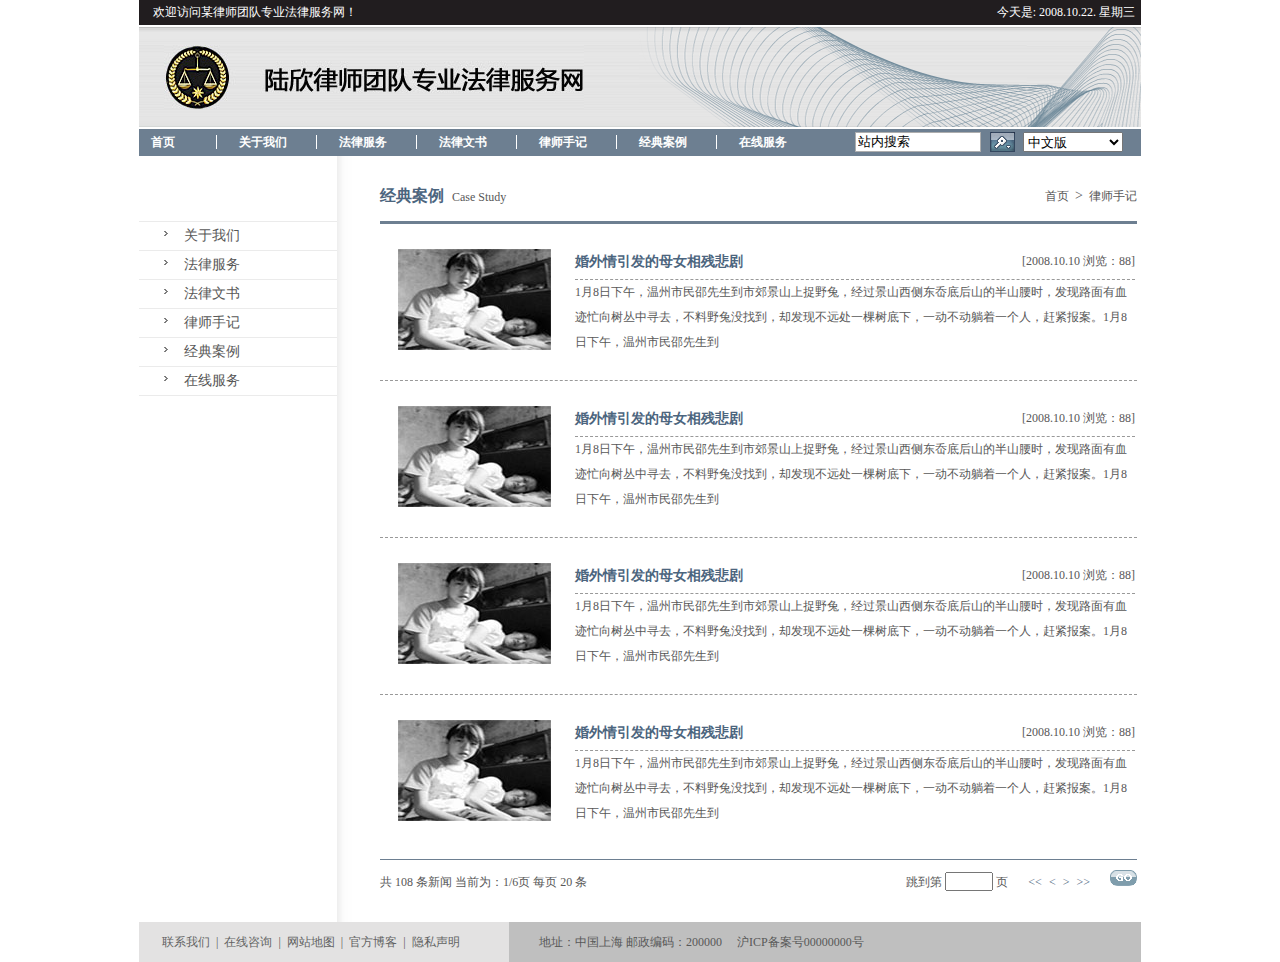
<file: php/work/htmldemo1/anlie.html>
<!DOCTYPE HTML PUBLIC "-//W3C//DTD HTML 4.01 Transitional//EN" "http://www.w3.org/TR/html4/loose.dtd">
<html>
<head>
<meta http-equiv="Content-Type" content="text/html; charset=utf-8">
<title>CSS+DIV律师事务所整站全套模板 by mianfeimoban.com</title>
<link href="css/css.css" rel="stylesheet" type="text/css">
</head>
<script src="js/muen.js" type="text/javascript"></script>
<script src="js/nav.js" type="text/javascript"></script>
<body>
<div class="juzhong">
  <div class="top">
    <div class="top_top"><span style="float:left; margin-left:14px;">欢迎访问某律师团队专业法律服务网！ </span><span style="float:right; margin-right:6px;">今天是: 2008.10.22. 星期三</span>
      <div class="clear"></div>
    </div>
    <div class="logo_bg"><img src="images/logo.jpg" style="float:left; margin:18px 0 0 25px;"><img src="images/logo_bg2.gif" width="502" height="100"  style=" float:right;">
      <div class="clear"></div>
    </div>
    <div class="muen">
      <div class="subnav">
        <ul id="nuw">
          <li class="one"><a href="index.html">&nbsp;&nbsp;&nbsp;&nbsp;首页</a></li>
          <li  class="one"><a href="lvshijieshao.html">关于我们</a>
            <ul>
              <li><a href="lvshijieshao.html">律师介绍</a></li>
              <li><a href="lvsuojieshao.html">律所介绍</a></li>
              <li><a href="shoufeibiaozhun.html">收费标准</a></li>
            </ul>
          </li>
          <li class="one"><a href="jiaonidaguanshi.html">法律服务</a>
            <ul>
              <li><a href="jiaonidaguanshi.html">教您打官司</a></li>
              <li><a href="http://www.mianfeimoban.com">请律师指南</a></li>
              <li><a href="http://www.mianfeimoban.com">法律援助</a></li>
            </ul>
          </li>
          <li class="one"><a href="xingfa.html">法律文书</a>
            <ul>
              <li><a href="xingfa.html">刑法专栏</a></li>
              <li><a href="http://www.mianfeimoban.com">公司法专栏</a></li>
              <li><a href="http://www.mianfeimoban.com">婚姻法专栏</a></li>
              <li><a href="http://www.mianfeimoban.com">民商法专栏</a></li>
              <li><a href="http://www.mianfeimoban.com">房地产法专栏</a></li>
              <li><a href="http://www.mianfeimoban.com">知识产权专栏</a></li>
            </ul>
          </li>
          <li class="one"><a href="shouji.html">律师手记</a> </li>
          <li  class="one"><a href="anlie.html">经典案例</a>
            <ul>
              <li><a href="http://www.mianfeimoban.com">我们的法律服务好在哪里</a></li>
              <li><a href="anlie.html">经典案例</a></li>
              <li><a href="http://www.mianfeimoban.com">案例详解</a></li>
            </ul>
          </li>
          <li  class="one"><a href="zaixianfalv.html" style="background-image: none;">在线服务</a>
            <ul>
              <li><a href="zaixianfalv.html">在线法律咨询</a></li>
              <li><a href="http://www.mianfeimoban.com">办案进度查询</a></li>
            </ul>
          </li>
        </ul>
      </div>
      <div class="sousuo">
        <input name="" type="text"  class="input" value="站内搜索">
        <input name="Submit" type="image" id="Submit" value="提交" src="images/fangda.gif" style="float:left; margin:0 8px;">
        <select name="" class="select">
          <option>中文版</option>
          <option>英文版</option>
        </select>
      </div>
      <div class="clear"></div>
    </div>
  </div>
  <div class="main_2">
    <div class="left_2">
      <ul class="nav">
        <li id="bottom_none"><a href="#"  onclick="DoMenu('ChildMenu1')">关于我们</a>
          <ul id="ChildMenu1" class="collapsed">
            <li id="border_top"><a href="lvshijieshao.html">律师介绍</a></li>
            <li><a href="lvsuojieshao.html">律所介绍</a></li>
            <li><a href="shoufeibiaozhun.html">收费标准</a></li>
          </ul>
        </li>
        <li id="bottom_none"><a href="#" onClick="DoMenu('ChildMenu2')">法律服务</a>
          <ul id="ChildMenu2" class="collapsed">
            <li id="border_top"><a href="jiaonidaguanshi.html">教您打官司</a></li>
            <li><a href="http://www.mianfeimoban.com">请律师指南</a></li>
            <li><a href="http://www.mianfeimoban.com">法律援助</a></li>
          </ul>
        </li>
        <li id="bottom_none"><a href="#" onClick="DoMenu('ChildMenu3')">法律文书</a>
          <ul id="ChildMenu3" class="collapsed">
            <li id="border_top"><a href="xingfa.html">刑法专栏</a></li>
            <li><a href="http://www.mianfeimoban.com">公司法专栏</a></li>
            <li><a href="http://www.mianfeimoban.com">婚姻法专栏</a></li>
            <li><a href="http://www.mianfeimoban.com">民商法专栏</a></li>
            <li><a href="http://www.mianfeimoban.com">房地产法专栏</a></li>
            <li><a href="http://www.mianfeimoban.com">知识产权专栏</a></li>
          </ul>
        </li>
        <li id="bottom_none"><a href="shouji.html">律师手记</a></li>
        <li id="bottom_none"><a href="#" onClick="DoMenu('ChildMenu4')">经典案例</a>
          <ul id="ChildMenu4" class="collapsed">
            <li id="border_top"><a href="http://www.mianfeimoban.com">我们的法律服务好在哪里</a></li>
            <li><a href="anlie.html">经典案例</a></li>
            <li><a href="http://www.mianfeimoban.com">案例详解</a></li>
          </ul>
        </li>
        <li><a href="#" onClick="DoMenu('ChildMenu5')">在线服务</a>
          <ul id="ChildMenu5" class="collapsed">
            <li id="border_top"><a href="zaixianfalv.html">在线法律咨询</a></li>
            <li><a href="http://www.mianfeimoban.com">办案进度查询</a></li>
          </ul>
        </li>
      </ul>
      <div class="clear"></div>
    </div>
    <div class="right_2">
      <div class="right_nr">
        <div class="right_title"> <span style="float:left;"><strong>经典案例</strong>Case Study</span> <span style="float:right;">首页<font>&gt;</font>律师手记 </span>
          <div class="clear"></div>
        </div>
        <div class="anlie">
          <div class="anlie_nr">
            <div class="anlie_nr_left"><img src="images/tu_5.jpg" width="153" height="101"></div>
            <div class="anlie_nr_right">
              <div class="anlie_title"><strong style="">婚外情引发的母女相残悲剧</strong><span>[2008.10.10  浏览：88]</span></div>
              1月8日下午，温州市民邵先生到市郊景山上捉野兔，经过景山西侧东岙底后山的半山腰时，发现路面有血<br>
              迹忙向树丛中寻去，不料野兔没找到，却发现不远处一棵树底下，一动不动躺着一个人，赶紧报案。1月8<br>
              日下午，温州市民邵先生到</div>
            <div class="clear"></div>
          </div>
          <div class="anlie_nr">
            <div class="anlie_nr_left"><img src="images/tu_5.jpg" width="153" height="101"></div>
            <div class="anlie_nr_right">
              <div class="anlie_title"><strong style="">婚外情引发的母女相残悲剧</strong><span>[2008.10.10  浏览：88]</span></div>
              1月8日下午，温州市民邵先生到市郊景山上捉野兔，经过景山西侧东岙底后山的半山腰时，发现路面有血<br>
              迹忙向树丛中寻去，不料野兔没找到，却发现不远处一棵树底下，一动不动躺着一个人，赶紧报案。1月8<br>
              日下午，温州市民邵先生到</div>
            <div class="clear"></div>
          </div>
          <div class="anlie_nr">
            <div class="anlie_nr_left"><img src="images/tu_5.jpg" width="153" height="101"></div>
            <div class="anlie_nr_right">
              <div class="anlie_title"><strong style="">婚外情引发的母女相残悲剧</strong><span>[2008.10.10  浏览：88]</span></div>
              1月8日下午，温州市民邵先生到市郊景山上捉野兔，经过景山西侧东岙底后山的半山腰时，发现路面有血<br>
              迹忙向树丛中寻去，不料野兔没找到，却发现不远处一棵树底下，一动不动躺着一个人，赶紧报案。1月8<br>
              日下午，温州市民邵先生到</div>
            <div class="clear"></div>
          </div>
          <div class="anlie_nr" style=" border:none;">
            <div class="anlie_nr_left"><img src="images/tu_5.jpg" width="153" height="101"></div>
            <div class="anlie_nr_right">
              <div class="anlie_title"><strong style="">婚外情引发的母女相残悲剧</strong><span>[2008.10.10  浏览：88]</span></div>
              1月8日下午，温州市民邵先生到市郊景山上捉野兔，经过景山西侧东岙底后山的半山腰时，发现路面有血<br>
              迹忙向树丛中寻去，不料野兔没找到，却发现不远处一棵树底下，一动不动躺着一个人，赶紧报案。1月8<br>
              日下午，温州市民邵先生到</div>
            <div class="clear"></div>
          </div>
          <div class="fangye">
            <div class="fanye_left">共 108 条新闻 当前为：1/6页 每页 20 条</div>
            <div class="fanye_right">跳到第
              <input name="" type="text"  class="fanye_input">
              页 <span style="margin:0 15px;"><a href="http://www.mianfeimoban.com">&lt;&lt;</a> <a href="http://www.mianfeimoban.com">&lt;</a> <a href="http://www.mianfeimoban.com">&gt;</a> <a href="http://www.mianfeimoban.com">&gt;&gt; </a></span>
              <input name="" type="image" src="images/go.gif">
            </div>
          </div>
        </div>
      </div>
    </div>
    <div class="clear"></div>
  </div>
  <div class="bottom">
    <div class="bottom_left"> <a href="http://www.mianfeimoban.com">联系我们</a> | <a href="http://www.mianfeimoban.com">在线咨询</a> | <a href="http://www.mianfeimoban.com">网站地图</a> | <a href="http://www.mianfeimoban.com">官方博客</a> | <a href="http://www.mianfeimoban.com">隐私声明</a> </div>
    <div class="bottom_right"> 地址：中国上海 邮政编码：200000 　沪ICP备案号00000000号 　</div>
  </div>
</div>
</body>
</html>
</file>
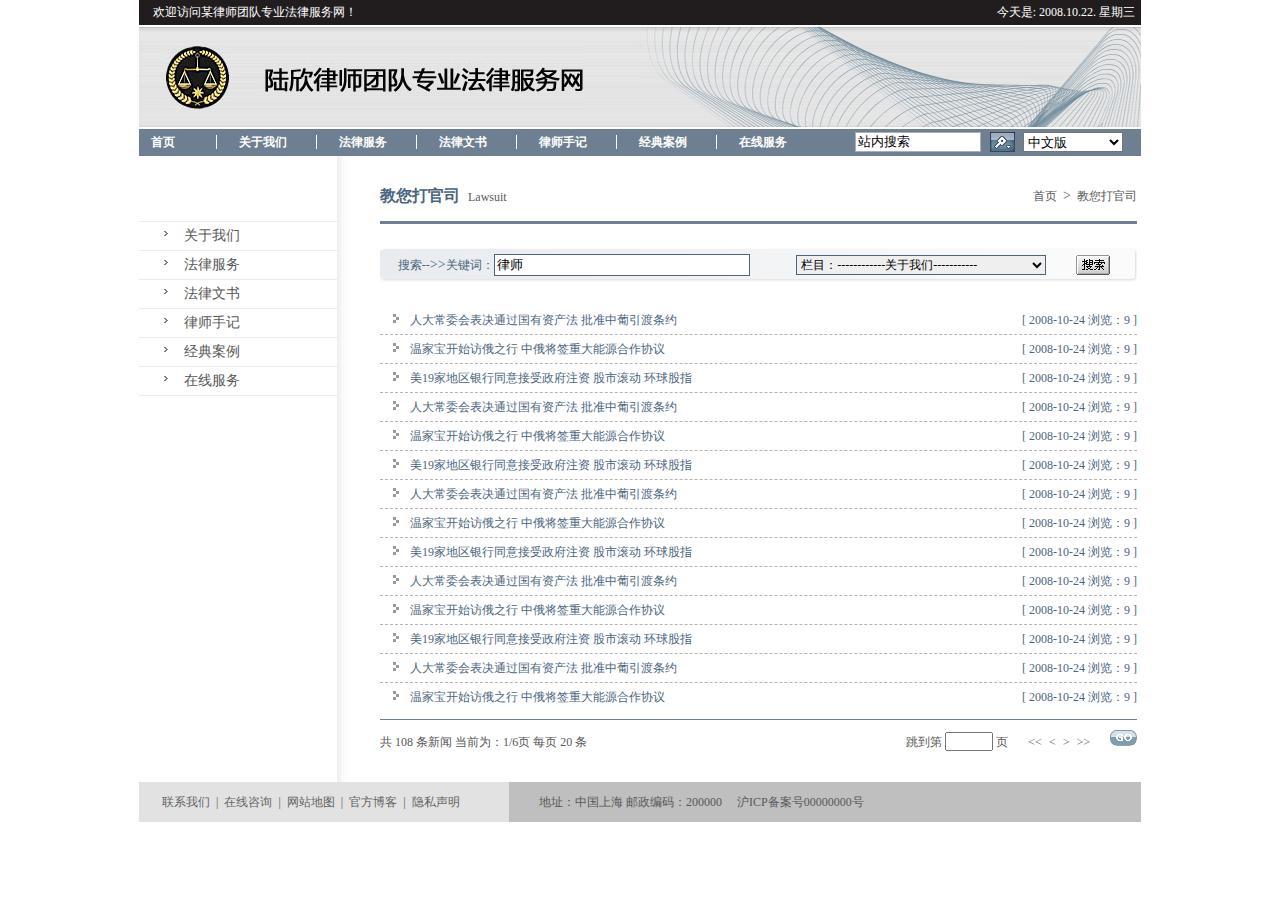
<file: php/work/htmldemo1/jiaonidaguanshi.html>
<!DOCTYPE HTML PUBLIC "-//W3C//DTD HTML 4.01 Transitional//EN" "http://www.w3.org/TR/html4/loose.dtd">
<html>
<head>
<meta http-equiv="Content-Type" content="text/html; charset=utf-8">
<title>CSS+DIV律师事务所整站全套模板 by mianfeimoban.com</title>
<link href="css/css.css" rel="stylesheet" type="text/css">
</head>
<script src="js/muen.js" type="text/javascript"></script>
<script src="js/nav.js" type="text/javascript"></script>
<body>
<div class="juzhong">
  <div class="top">
    <div class="top_top"><span style="float:left; margin-left:14px;">欢迎访问某律师团队专业法律服务网！ </span><span style="float:right; margin-right:6px;">今天是: 2008.10.22. 星期三</span>
      <div class="clear"></div>
    </div>
    <div class="logo_bg"><img src="images/logo.jpg" style="float:left; margin:18px 0 0 25px;"><img src="images/logo_bg2.gif" width="502" height="100"  style=" float:right;">
      <div class="clear"></div>
    </div>
    <div class="muen">
      <div class="subnav">
        <ul id="nuw">
          <li class="one"><a href="index.html">&nbsp;&nbsp;&nbsp;&nbsp;首页</a></li>
          <li  class="one"><a href="lvshijieshao.html">关于我们</a>
            <ul>
              <li><a href="lvshijieshao.html">律师介绍</a></li>
              <li><a href="lvsuojieshao.html">律所介绍</a></li>
              <li><a href="shoufeibiaozhun.html">收费标准</a></li>
            </ul>
          </li>
          <li class="one"><a href="jiaonidaguanshi.html">法律服务</a>
            <ul>
              <li><a href="jiaonidaguanshi.html">教您打官司</a></li>
              <li><a href="http://www.mianfeimoban.com">请律师指南</a></li>
              <li><a href="http://www.mianfeimoban.com">法律援助</a></li>
            </ul>
          </li>
          <li class="one"><a href="xingfa.html">法律文书</a>
            <ul>
              <li><a href="xingfa.html">刑法专栏</a></li>
              <li><a href="http://www.mianfeimoban.com">公司法专栏</a></li>
              <li><a href="http://www.mianfeimoban.com">婚姻法专栏</a></li>
              <li><a href="http://www.mianfeimoban.com">民商法专栏</a></li>
              <li><a href="http://www.mianfeimoban.com">房地产法专栏</a></li>
              <li><a href="http://www.mianfeimoban.com">知识产权专栏</a></li>
            </ul>
          </li>
          <li class="one"><a href="shouji.html">律师手记</a> </li>
          <li  class="one"><a href="anlie.html">经典案例</a>
            <ul>
              <li><a href="http://www.mianfeimoban.com">我们的法律服务好在哪里</a></li>
              <li><a href="anlie.html">经典案例</a></li>
              <li><a href="http://www.mianfeimoban.com">案例详解</a></li>
            </ul>
          </li>
          <li  class="one"><a href="zaixianfalv.html" style="background-image: none;">在线服务</a>
            <ul>
              <li><a href="zaixianfalv.html">在线法律咨询</a></li>
              <li><a href="http://www.mianfeimoban.com">办案进度查询</a></li>
            </ul>
          </li>
        </ul>
      </div>
      <div class="sousuo">
        <input name="" type="text"  class="input" value="站内搜索">
        <input name="Submit" type="image" id="Submit" value="提交" src="images/fangda.gif" style="float:left; margin:0 8px;">
        <select name="" class="select">
          <option>中文版</option>
          <option>英文版</option>
        </select>
      </div>
      <div class="clear"></div>
    </div>
  </div>
  <div class="main_2">
    <div class="left_2">
      <ul class="nav">
        <li id="bottom_none"><a href="#"  onclick="DoMenu('ChildMenu1')">关于我们</a>
          <ul id="ChildMenu1" class="collapsed">
            <li id="border_top"><a href="lvshijieshao.html">律师介绍</a></li>
            <li><a href="lvsuojieshao.html">律所介绍</a></li>
            <li><a href="shoufeibiaozhun.html">收费标准</a></li>
          </ul>
        </li>
        <li id="bottom_none"><a href="#" onClick="DoMenu('ChildMenu2')">法律服务</a>
          <ul id="ChildMenu2" class="collapsed">
            <li id="border_top"><a href="jiaonidaguanshi.html">教您打官司</a></li>
            <li><a href="http://www.mianfeimoban.com">请律师指南</a></li>
            <li><a href="http://www.mianfeimoban.com">法律援助</a></li>
          </ul>
        </li>
        <li id="bottom_none"><a href="#" onClick="DoMenu('ChildMenu3')">法律文书</a>
          <ul id="ChildMenu3" class="collapsed">
            <li id="border_top"><a href="xingfa.html">刑法专栏</a></li>
            <li><a href="http://www.mianfeimoban.com">公司法专栏</a></li>
            <li><a href="http://www.mianfeimoban.com">婚姻法专栏</a></li>
            <li><a href="http://www.mianfeimoban.com">民商法专栏</a></li>
            <li><a href="http://www.mianfeimoban.com">房地产法专栏</a></li>
            <li><a href="http://www.mianfeimoban.com">知识产权专栏</a></li>
          </ul>
        </li>
        <li id="bottom_none"><a href="shouji.html">律师手记</a></li>
        <li id="bottom_none"><a href="#" onClick="DoMenu('ChildMenu4')">经典案例</a>
          <ul id="ChildMenu4" class="collapsed">
            <li id="border_top"><a href="http://www.mianfeimoban.com">我们的法律服务好在哪里</a></li>
            <li><a href="anlie.html">经典案例</a></li>
            <li><a href="http://www.mianfeimoban.com">案例详解</a></li>
          </ul>
        </li>
        <li><a href="#" onClick="DoMenu('ChildMenu5')">在线服务</a>
          <ul id="ChildMenu5" class="collapsed">
            <li id="border_top"><a href="zaixianfalv.html">在线法律咨询</a></li>
            <li><a href="http://www.mianfeimoban.com">办案进度查询</a></li>
          </ul>
        </li>
      </ul>
      <div class="clear"></div>
    </div>
    <div class="right_2">
      <div class="right_nr">
        <div class="right_title"> <span style="float:left;"><strong>教您打官司</strong>Lawsuit</span> <span style="float:right;">首页<font>&gt;</font>教您打官司 </span>
          <div class="clear"></div>
        </div>
        <div class="right_2_sousuobg">
          <table width="100%" border="0" cellspacing="0" cellpadding="0">
            <tr>
              <td width="15%" align="right">搜索--<font>&gt;&gt;</font>关键词：</td>
              <td width="34%">
                <input name="Input" type="text" value="律师  " class="sousuobg_input">
              </td>
              <td width="6%" align="center">&nbsp;</td>
              <td width="37%">
                <select name="select" class="sousuobg_search">
                  <option >栏目：------------关于我们-----------</option>
                </select>
              </td>
              <td width="8%">
                <input name="Submit2" type="image" id="label" value="提交" src="images/anniu_sousuo.gif">
              </td>
            </tr>
          </table>
        </div>
        <div class="xingfa_nr">
          <ul>
            <li><a href="http://www.mianfeimoban.com">人大常委会表决通过国有资产法 批准中葡引渡条约</a><span>[ 2008-10-24 浏览：9 ]</span></li>
            <li><a href="http://www.mianfeimoban.com">温家宝开始访俄之行 中俄将签重大能源合作协议</a><span>[ 2008-10-24 浏览：9 ]</span></li>
            <li><a href="http://www.mianfeimoban.com">美19家地区银行同意接受政府注资 股市滚动 环球股指</a><span>[ 2008-10-24 浏览：9 ]</span></li>
            <li><a href="http://www.mianfeimoban.com">人大常委会表决通过国有资产法 批准中葡引渡条约</a><span>[ 2008-10-24 浏览：9 ]</span></li>
            <li><a href="http://www.mianfeimoban.com">温家宝开始访俄之行 中俄将签重大能源合作协议</a><span>[ 2008-10-24 浏览：9 ]</span></li>
            <li><a href="http://www.mianfeimoban.com">美19家地区银行同意接受政府注资 股市滚动 环球股指</a><span>[ 2008-10-24 浏览：9 ]</span></li>
            <li><a href="http://www.mianfeimoban.com">人大常委会表决通过国有资产法 批准中葡引渡条约</a><span>[ 2008-10-24 浏览：9 ]</span></li>
            <li><a href="http://www.mianfeimoban.com">温家宝开始访俄之行 中俄将签重大能源合作协议</a><span>[ 2008-10-24 浏览：9 ]</span></li>
            <li><a href="http://www.mianfeimoban.com">美19家地区银行同意接受政府注资 股市滚动 环球股指</a><span>[ 2008-10-24 浏览：9 ]</span></li>
            <li><a href="http://www.mianfeimoban.com">人大常委会表决通过国有资产法 批准中葡引渡条约</a><span>[ 2008-10-24 浏览：9 ]</span></li>
            <li><a href="http://www.mianfeimoban.com">温家宝开始访俄之行 中俄将签重大能源合作协议</a><span>[ 2008-10-24 浏览：9 ]</span></li>
            <li><a href="http://www.mianfeimoban.com">美19家地区银行同意接受政府注资 股市滚动 环球股指</a><span>[ 2008-10-24 浏览：9 ]</span></li>
            <li><a href="http://www.mianfeimoban.com">人大常委会表决通过国有资产法 批准中葡引渡条约</a><span>[ 2008-10-24 浏览：9 ]</span></li>
            <li id="bottom_none"><a href="http://www.mianfeimoban.com">温家宝开始访俄之行 中俄将签重大能源合作协议</a><span>[ 2008-10-24 浏览：9 ]</span></li>
          </ul>
          <div class="fangye">
            <div class="fanye_left">共 108 条新闻 当前为：1/6页 每页 20 条</div>
            <div class="fanye_right">跳到第
              <input name="" type="text"  class="fanye_input">
              页 <span style="margin:0 15px;"><a href="http://www.mianfeimoban.com">&lt;&lt;</a> <a href="http://www.mianfeimoban.com">&lt;</a> <a href="http://www.mianfeimoban.com">&gt;</a> <a href="http://www.mianfeimoban.com">&gt;&gt; </a></span>
              <input name="" type="image" src="images/go.gif">
            </div>
          </div>
        </div>
      </div>
    </div>
    <div class="clear"></div>
  </div>
  <div class="bottom">
    <div class="bottom_left"> <a href="http://www.mianfeimoban.com">联系我们</a> | <a href="http://www.mianfeimoban.com">在线咨询</a> | <a href="http://www.mianfeimoban.com">网站地图</a> | <a href="http://www.mianfeimoban.com">官方博客</a> | <a href="http://www.mianfeimoban.com">隐私声明</a> </div>
    <div class="bottom_right"> 地址：中国上海 邮政编码：200000 　沪ICP备案号00000000号 　</div>
  </div>
</div>
</body>
</html>
</file>
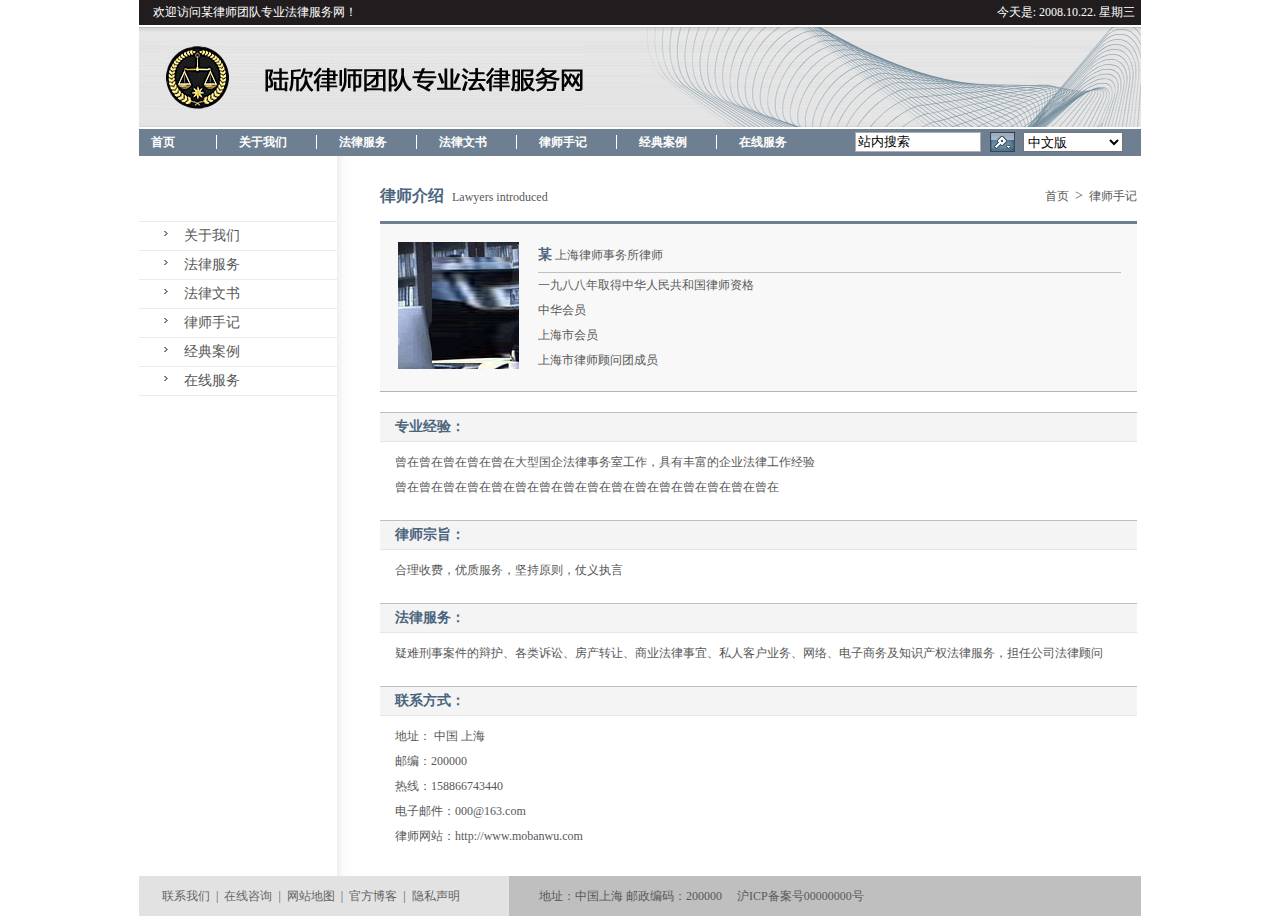
<file: php/work/htmldemo1/lvshijieshao.html>
<!DOCTYPE HTML PUBLIC "-//W3C//DTD HTML 4.01 Transitional//EN" "http://www.w3.org/TR/html4/loose.dtd">
<html>
<head>
<meta http-equiv="Content-Type" content="text/html; charset=utf-8">
<title>CSS+DIV律师事务所整站全套模板 by mianfeimoban.com</title>
<link href="css/css.css" rel="stylesheet" type="text/css">
</head>
<script src="js/muen.js" type="text/javascript"></script>
<script src="js/nav.js" type="text/javascript"></script>
<body>
<div class="juzhong">
  <div class="top">
    <div class="top_top"><span style="float:left; margin-left:14px;">欢迎访问某律师团队专业法律服务网！ </span><span style="float:right; margin-right:6px;">今天是: 2008.10.22. 星期三</span>
      <div class="clear"></div>
    </div>
    <div class="logo_bg"><img src="images/logo.jpg" style="float:left; margin:18px 0 0 25px;"><img src="images/logo_bg2.gif" width="502" height="100"  style=" float:right;">
      <div class="clear"></div>
    </div>
    <div class="muen">
      <div class="subnav">
        <ul id="nuw">
          <li class="one"><a href="index.html">&nbsp;&nbsp;&nbsp;&nbsp;首页</a></li>
          <li  class="one"><a href="lvshijieshao.html">关于我们</a>
            <ul>
              <li><a href="lvshijieshao.html">律师介绍</a></li>
              <li><a href="lvsuojieshao.html">律所介绍</a></li>
              <li><a href="shoufeibiaozhun.html">收费标准</a></li>
            </ul>
          </li>
          <li class="one"><a href="jiaonidaguanshi.html">法律服务</a>
            <ul>
              <li><a href="jiaonidaguanshi.html">教您打官司</a></li>
              <li><a href="http://www.mianfeimoban.com">请律师指南</a></li>
              <li><a href="http://www.mianfeimoban.com">法律援助</a></li>
            </ul>
          </li>
          <li class="one"><a href="xingfa.html">法律文书</a>
            <ul>
              <li><a href="xingfa.html">刑法专栏</a></li>
              <li><a href="http://www.mianfeimoban.com">公司法专栏</a></li>
              <li><a href="http://www.mianfeimoban.com">婚姻法专栏</a></li>
              <li><a href="http://www.mianfeimoban.com">民商法专栏</a></li>
              <li><a href="http://www.mianfeimoban.com">房地产法专栏</a></li>
              <li><a href="http://www.mianfeimoban.com">知识产权专栏</a></li>
            </ul>
          </li>
          <li class="one"><a href="shouji.html">律师手记</a> </li>
          <li  class="one"><a href="anlie.html">经典案例</a>
            <ul>
              <li><a href="http://www.mianfeimoban.com">我们的法律服务好在哪里</a></li>
              <li><a href="anlie.html">经典案例</a></li>
              <li><a href="http://www.mianfeimoban.com">案例详解</a></li>
            </ul>
          </li>
          <li  class="one"><a href="zaixianfalv.html" style="background-image: none;">在线服务</a>
            <ul>
              <li><a href="zaixianfalv.html">在线法律咨询</a></li>
              <li><a href="http://www.mianfeimoban.com">办案进度查询</a></li>
            </ul>
          </li>
        </ul>
      </div>
      <div class="sousuo">
        <input name="" type="text"  class="input" value="站内搜索">
        <input name="Submit" type="image" id="Submit" value="提交" src="images/fangda.gif" style="float:left; margin:0 8px;">
        <select name="" class="select">
          <option>中文版</option>
          <option>英文版</option>
        </select>
      </div>
      <div class="clear"></div>
    </div>
  </div>
  <div class="main_2">
    <div class="left_2">
      <ul class="nav">
        <li id="bottom_none"><a href="#"  onclick="DoMenu('ChildMenu1')">关于我们</a>
          <ul id="ChildMenu1" class="collapsed">
            <li id="border_top"><a href="lvshijieshao.html">律师介绍</a></li>
            <li><a href="lvsuojieshao.html">律所介绍</a></li>
            <li><a href="shoufeibiaozhun.html">收费标准</a></li>
          </ul>
        </li>
        <li id="bottom_none"><a href="#" onClick="DoMenu('ChildMenu2')">法律服务</a>
          <ul id="ChildMenu2" class="collapsed">
            <li id="border_top"><a href="jiaonidaguanshi.html">教您打官司</a></li>
            <li><a href="http://www.mianfeimoban.com">请律师指南</a></li>
            <li><a href="http://www.mianfeimoban.com">法律援助</a></li>
          </ul>
        </li>
        <li id="bottom_none"><a href="#" onClick="DoMenu('ChildMenu3')">法律文书</a>
          <ul id="ChildMenu3" class="collapsed">
            <li id="border_top"><a href="xingfa.html">刑法专栏</a></li>
            <li><a href="http://www.mianfeimoban.com">公司法专栏</a></li>
            <li><a href="http://www.mianfeimoban.com">婚姻法专栏</a></li>
            <li><a href="http://www.mianfeimoban.com">民商法专栏</a></li>
            <li><a href="http://www.mianfeimoban.com">房地产法专栏</a></li>
            <li><a href="http://www.mianfeimoban.com">知识产权专栏</a></li>
          </ul>
        </li>
        <li id="bottom_none"><a href="shouji.html">律师手记</a></li>
        <li id="bottom_none"><a href="#" onClick="DoMenu('ChildMenu4')">经典案例</a>
          <ul id="ChildMenu4" class="collapsed">
            <li id="border_top"><a href="http://www.mianfeimoban.com">我们的法律服务好在哪里</a></li>
            <li><a href="anlie.html">经典案例</a></li>
            <li><a href="http://www.mianfeimoban.com">案例详解</a></li>
          </ul>
        </li>
        <li><a href="#" onClick="DoMenu('ChildMenu5')">在线服务</a>
          <ul id="ChildMenu5" class="collapsed">
            <li id="border_top"><a href="zaixianfalv.html">在线法律咨询</a></li>
            <li><a href="http://www.mianfeimoban.com">办案进度查询</a></li>
          </ul>
        </li>
      </ul>
      <div class="clear"></div>
    </div>
    <div class="right_2">
      <div class="right_nr">
        <div class="right_title"> <span style="float:left;"><strong>律师介绍</strong>Lawyers introduced</span> <span style="float:right;">首页<font>&gt;</font>律师手记 </span>
          <div class="clear"></div>
        </div>
        <div class="jieshao">
          <div class="jieshao_nr">
            <div class="jieshao_nr_left"><img src="images/tu_4.jpg"></div>
            <div class="jieshao_nr_right">
              <div class="jieshao_title"><strong style="font-size:14px; color:#4c657e;">某</strong> 上海律师事务所律师</div>
              一九八八年取得中华人民共和国律师资格<br>
              中华会员<br>
              上海市会员<br>
              上海市律师顾问团成员 </div>
            <div class="clear"></div>
          </div>
          <div class="jieshao_nr_2">
            <div class="jieshao_nr_2_title">专业经验：</div>
            <div class="jieshao_nr_2_nr"> 曾在曾在曾在曾在曾在大型国企法律事务室工作，具有丰富的企业法律工作经验<br>
              曾在曾在曾在曾在曾在曾在曾在曾在曾在曾在曾在曾在曾在曾在曾在曾在 </div>
          </div>
          <div class="jieshao_nr_2">
            <div class="jieshao_nr_2_title">律师宗旨：</div>
            <div class="jieshao_nr_2_nr"> 合理收费，优质服务，坚持原则，仗义执言</div>
          </div>
          <div class="jieshao_nr_2">
            <div class="jieshao_nr_2_title">法律服务：</div>
            <div class="jieshao_nr_2_nr"> 疑难刑事案件的辩护、各类诉讼、房产转让、商业法律事宜、私人客户业务、网络、电子商务及知识产权法律服务，担任公司法律顾问</div>
          </div>
          <div class="jieshao_nr_2">
            <div class="jieshao_nr_2_title">联系方式：</div>
            <div class="jieshao_nr_2_nr">地址： 中国 上海 <br>
              邮编：200000<br>
              热线：158866743440<br>
              电子邮件：000@163.com<br>
              律师网站：http://www.mobanwu.com</div>
          </div>
        </div>
      </div>
    </div>
    <div class="clear"></div>
  </div>
  <div class="bottom">
    <div class="bottom_left"> <a href="http://www.mianfeimoban.com">联系我们</a> | <a href="http://www.mianfeimoban.com">在线咨询</a> | <a href="http://www.mianfeimoban.com">网站地图</a> | <a href="http://www.mianfeimoban.com">官方博客</a> | <a href="http://www.mianfeimoban.com">隐私声明</a> </div>
    <div class="bottom_right"> 地址：中国上海 邮政编码：200000 　沪ICP备案号00000000号 　</div>
  </div>
</div>
</body>
</html>
</file>
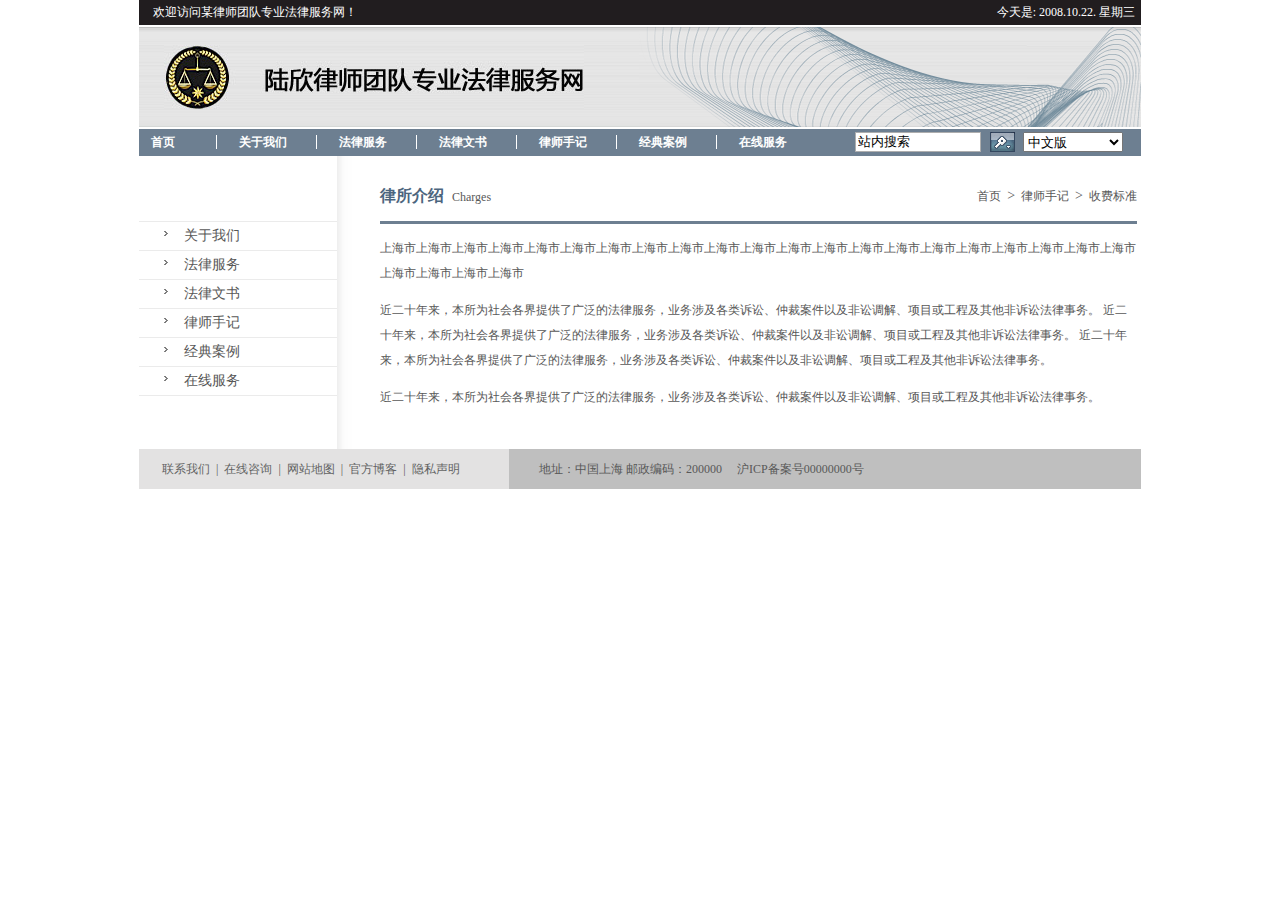
<file: php/work/htmldemo1/lvsuojieshao.html>
<!DOCTYPE HTML PUBLIC "-//W3C//DTD HTML 4.01 Transitional//EN" "http://www.w3.org/TR/html4/loose.dtd">
<html>
<head>
<meta http-equiv="Content-Type" content="text/html; charset=utf-8">
<title>CSS+DIV律师事务所整站全套模板 by mianfeimoban.com</title>
<link href="css/css.css" rel="stylesheet" type="text/css">
</head>
<script src="js/muen.js" type="text/javascript"></script>
<script src="js/nav.js" type="text/javascript"></script>
<body>
<div class="juzhong">
  <div class="top">
    <div class="top_top"><span style="float:left; margin-left:14px;">欢迎访问某律师团队专业法律服务网！ </span><span style="float:right; margin-right:6px;">今天是: 2008.10.22. 星期三</span>
      <div class="clear"></div>
    </div>
    <div class="logo_bg"><img src="images/logo.jpg" style="float:left; margin:18px 0 0 25px;"><img src="images/logo_bg2.gif" width="502" height="100"  style=" float:right;">
      <div class="clear"></div>
    </div>
    <div class="muen">
      <div class="subnav">
        <ul id="nuw">
          <li class="one"><a href="index.html">&nbsp;&nbsp;&nbsp;&nbsp;首页</a></li>
          <li  class="one"><a href="lvshijieshao.html">关于我们</a>
            <ul>
              <li><a href="lvshijieshao.html">律师介绍</a></li>
              <li><a href="lvsuojieshao.html">律所介绍</a></li>
              <li><a href="shoufeibiaozhun.html">收费标准</a></li>
            </ul>
          </li>
          <li class="one"><a href="jiaonidaguanshi.html">法律服务</a>
            <ul>
              <li><a href="jiaonidaguanshi.html">教您打官司</a></li>
              <li><a href="http://www.mianfeimoban.com">请律师指南</a></li>
              <li><a href="http://www.mianfeimoban.com">法律援助</a></li>
            </ul>
          </li>
          <li class="one"><a href="xingfa.html">法律文书</a>
            <ul>
              <li><a href="xingfa.html">刑法专栏</a></li>
              <li><a href="http://www.mianfeimoban.com">公司法专栏</a></li>
              <li><a href="http://www.mianfeimoban.com">婚姻法专栏</a></li>
              <li><a href="http://www.mianfeimoban.com">民商法专栏</a></li>
              <li><a href="http://www.mianfeimoban.com">房地产法专栏</a></li>
              <li><a href="http://www.mianfeimoban.com">知识产权专栏</a></li>
            </ul>
          </li>
          <li class="one"><a href="shouji.html">律师手记</a> </li>
          <li  class="one"><a href="anlie.html">经典案例</a>
            <ul>
              <li><a href="http://www.mianfeimoban.com">我们的法律服务好在哪里</a></li>
              <li><a href="anlie.html">经典案例</a></li>
              <li><a href="http://www.mianfeimoban.com">案例详解</a></li>
            </ul>
          </li>
          <li  class="one"><a href="zaixianfalv.html" style="background-image: none;">在线服务</a>
            <ul>
              <li><a href="zaixianfalv.html">在线法律咨询</a></li>
              <li><a href="http://www.mianfeimoban.com">办案进度查询</a></li>
            </ul>
          </li>
        </ul>
      </div>
      <div class="sousuo">
        <input name="" type="text"  class="input" value="站内搜索">
        <input name="Submit" type="image" id="Submit" value="提交" src="images/fangda.gif" style="float:left; margin:0 8px;">
        <select name="" class="select">
          <option>中文版</option>
          <option>英文版</option>
        </select>
      </div>
      <div class="clear"></div>
    </div>
  </div>
  <div class="main_2">
    <div class="left_2">
      <ul class="nav">
        <li id="bottom_none"><a href="#"  onclick="DoMenu('ChildMenu1')">关于我们</a>
          <ul id="ChildMenu1" class="collapsed">
            <li id="border_top"><a href="lvshijieshao.html">律师介绍</a></li>
            <li><a href="lvsuojieshao.html">律所介绍</a></li>
            <li><a href="shoufeibiaozhun.html">收费标准</a></li>
          </ul>
        </li>
        <li id="bottom_none"><a href="#" onClick="DoMenu('ChildMenu2')">法律服务</a>
          <ul id="ChildMenu2" class="collapsed">
            <li id="border_top"><a href="jiaonidaguanshi.html">教您打官司</a></li>
            <li><a href="http://www.mianfeimoban.com">请律师指南</a></li>
            <li><a href="http://www.mianfeimoban.com">法律援助</a></li>
          </ul>
        </li>
        <li id="bottom_none"><a href="#" onClick="DoMenu('ChildMenu3')">法律文书</a>
          <ul id="ChildMenu3" class="collapsed">
            <li id="border_top"><a href="xingfa.html">刑法专栏</a></li>
            <li><a href="http://www.mianfeimoban.com">公司法专栏</a></li>
            <li><a href="http://www.mianfeimoban.com">婚姻法专栏</a></li>
            <li><a href="http://www.mianfeimoban.com">民商法专栏</a></li>
            <li><a href="http://www.mianfeimoban.com">房地产法专栏</a></li>
            <li><a href="http://www.mianfeimoban.com">知识产权专栏</a></li>
          </ul>
        </li>
        <li id="bottom_none"><a href="shouji.html">律师手记</a></li>
        <li id="bottom_none"><a href="#" onClick="DoMenu('ChildMenu4')">经典案例</a>
          <ul id="ChildMenu4" class="collapsed">
            <li id="border_top"><a href="http://www.mianfeimoban.com">我们的法律服务好在哪里</a></li>
            <li><a href="anlie.html">经典案例</a></li>
            <li><a href="http://www.mianfeimoban.com">案例详解</a></li>
          </ul>
        </li>
        <li><a href="#" onClick="DoMenu('ChildMenu5')">在线服务</a>
          <ul id="ChildMenu5" class="collapsed">
            <li id="border_top"><a href="zaixianfalv.html">在线法律咨询</a></li>
            <li><a href="http://www.mianfeimoban.com">办案进度查询</a></li>
          </ul>
        </li>
      </ul>
      <div class="clear"></div>
    </div>
    <div class="right_2">
      <div class="right_nr">
        <div class="right_title"> <span style="float:left;"><strong>律所介绍</strong>Charges</span> <span style="float:right;">首页<font>&gt;</font>律师手记<font>&gt;</font>收费标准</span>
          <div class="clear"></div>
        </div>
        <div>
          <p>上海市上海市上海市上海市上海市上海市上海市上海市上海市上海市上海市上海市上海市上海市上海市上海市上海市上海市上海市上海市上海市上海市上海市上海市上海市</p>
          <p> 近二十年来，本所为社会各界提供了广泛的法律服务，业务涉及各类诉讼、仲裁案件以及非讼调解、项目或工程及其他非诉讼法律事务。
            近二十年来，本所为社会各界提供了广泛的法律服务，业务涉及各类诉讼、仲裁案件以及非讼调解、项目或工程及其他非诉讼法律事务。
            近二十年来，本所为社会各界提供了广泛的法律服务，业务涉及各类诉讼、仲裁案件以及非讼调解、项目或工程及其他非诉讼法律事务。 </p>
          <p>近二十年来，本所为社会各界提供了广泛的法律服务，业务涉及各类诉讼、仲裁案件以及非讼调解、项目或工程及其他非诉讼法律事务。</p>
        </div>
      </div>
    </div>
    <div class="clear"></div>
  </div>
  <div class="bottom">
    <div class="bottom_left"> <a href="http://www.mianfeimoban.com">联系我们</a> | <a href="http://www.mianfeimoban.com">在线咨询</a> | <a href="http://www.mianfeimoban.com">网站地图</a> | <a href="http://www.mianfeimoban.com">官方博客</a> | <a href="http://www.mianfeimoban.com">隐私声明</a> </div>
    <div class="bottom_right"> 地址：中国上海 邮政编码：200000 　沪ICP备案号00000000号 　</div>
  </div>
</div>
</body>
</html>
</file>
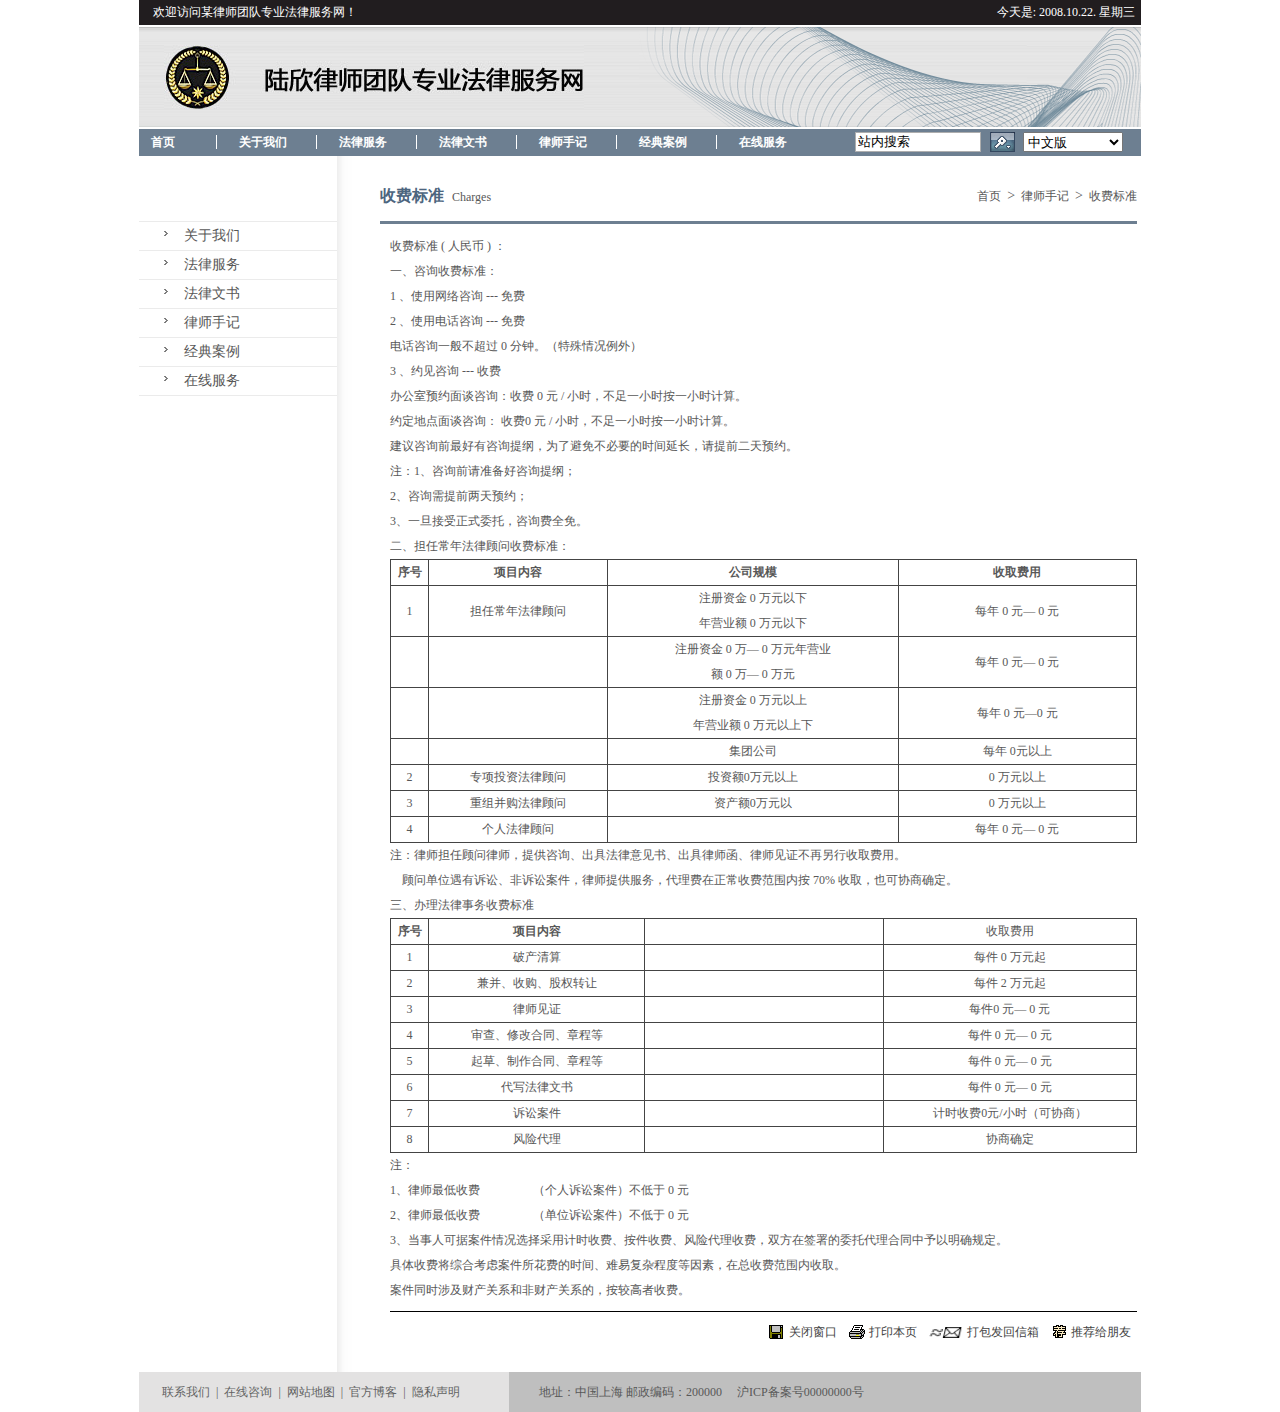
<file: php/work/htmldemo1/shoufeibiaozhun.html>
<!DOCTYPE HTML PUBLIC "-//W3C//DTD HTML 4.01 Transitional//EN" "http://www.w3.org/TR/html4/loose.dtd">
<html>
<head>
<meta http-equiv="Content-Type" content="text/html; charset=utf-8">
<title>CSS+DIV律师事务所整站全套模板 by mianfeimoban.com</title>
<link href="css/css.css" rel="stylesheet" type="text/css">
</head>
<script src="js/muen.js" type="text/javascript"></script>
<script src="js/nav.js" type="text/javascript"></script>
<body>
<div class="juzhong">
  <div class="top">
    <div class="top_top"><span style="float:left; margin-left:14px;">欢迎访问某律师团队专业法律服务网！ </span><span style="float:right; margin-right:6px;">今天是: 2008.10.22. 星期三</span>
      <div class="clear"></div>
    </div>
    <div class="logo_bg"><img src="images/logo.jpg" style="float:left; margin:18px 0 0 25px;"><img src="images/logo_bg2.gif" width="502" height="100"  style=" float:right;">
      <div class="clear"></div>
    </div>
    <div class="muen">
      <div class="subnav">
        <ul id="nuw">
          <li class="one"><a href="index.html">&nbsp;&nbsp;&nbsp;&nbsp;首页</a></li>
          <li  class="one"><a href="lvshijieshao.html">关于我们</a>
            <ul>
              <li><a href="lvshijieshao.html">律师介绍</a></li>
              <li><a href="lvsuojieshao.html">律所介绍</a></li>
              <li><a href="shoufeibiaozhun.html">收费标准</a></li>
            </ul>
          </li>
          <li class="one"><a href="jiaonidaguanshi.html">法律服务</a>
            <ul>
              <li><a href="jiaonidaguanshi.html">教您打官司</a></li>
              <li><a href="http://www.mianfeimoban.com">请律师指南</a></li>
              <li><a href="http://www.mianfeimoban.com">法律援助</a></li>
            </ul>
          </li>
          <li class="one"><a href="xingfa.html">法律文书</a>
            <ul>
              <li><a href="xingfa.html">刑法专栏</a></li>
              <li><a href="http://www.mianfeimoban.com">公司法专栏</a></li>
              <li><a href="http://www.mianfeimoban.com">婚姻法专栏</a></li>
              <li><a href="http://www.mianfeimoban.com">民商法专栏</a></li>
              <li><a href="http://www.mianfeimoban.com">房地产法专栏</a></li>
              <li><a href="http://www.mianfeimoban.com">知识产权专栏</a></li>
            </ul>
          </li>
          <li class="one"><a href="shouji.html">律师手记</a> </li>
          <li  class="one"><a href="anlie.html">经典案例</a>
            <ul>
              <li><a href="http://www.mianfeimoban.com">我们的法律服务好在哪里</a></li>
              <li><a href="anlie.html">经典案例</a></li>
              <li><a href="http://www.mianfeimoban.com">案例详解</a></li>
            </ul>
          </li>
          <li  class="one"><a href="zaixianfalv.html" style="background-image: none;">在线服务</a>
            <ul>
              <li><a href="zaixianfalv.html">在线法律咨询</a></li>
              <li><a href="http://www.mianfeimoban.com">办案进度查询</a></li>
            </ul>
          </li>
        </ul>
      </div>
      <div class="sousuo">
        <input name="" type="text"  class="input" value="站内搜索">
        <input name="Submit" type="image" id="Submit" value="提交" src="images/fangda.gif" style="float:left; margin:0 8px;">
        <select name="" class="select">
          <option>中文版</option>
          <option>英文版</option>
        </select>
      </div>
      <div class="clear"></div>
    </div>
  </div>
  <div class="main_2">
    <div class="left_2">
      <ul class="nav">
        <li id="bottom_none"><a href="#"  onclick="DoMenu('ChildMenu1')">关于我们</a>
          <ul id="ChildMenu1" class="collapsed">
            <li id="border_top"><a href="lvshijieshao.html">律师介绍</a></li>
            <li><a href="lvsuojieshao.html">律所介绍</a></li>
            <li><a href="shoufeibiaozhun.html">收费标准</a></li>
          </ul>
        </li>
        <li id="bottom_none"><a href="#" onClick="DoMenu('ChildMenu2')">法律服务</a>
          <ul id="ChildMenu2" class="collapsed">
            <li id="border_top"><a href="jiaonidaguanshi.html">教您打官司</a></li>
            <li><a href="http://www.mianfeimoban.com">请律师指南</a></li>
            <li><a href="http://www.mianfeimoban.com">法律援助</a></li>
          </ul>
        </li>
        <li id="bottom_none"><a href="#" onClick="DoMenu('ChildMenu3')">法律文书</a>
          <ul id="ChildMenu3" class="collapsed">
            <li id="border_top"><a href="xingfa.html">刑法专栏</a></li>
            <li><a href="http://www.mianfeimoban.com">公司法专栏</a></li>
            <li><a href="http://www.mianfeimoban.com">婚姻法专栏</a></li>
            <li><a href="http://www.mianfeimoban.com">民商法专栏</a></li>
            <li><a href="http://www.mianfeimoban.com">房地产法专栏</a></li>
            <li><a href="http://www.mianfeimoban.com">知识产权专栏</a></li>
          </ul>
        </li>
        <li id="bottom_none"><a href="shouji.html">律师手记</a></li>
        <li id="bottom_none"><a href="#" onClick="DoMenu('ChildMenu4')">经典案例</a>
          <ul id="ChildMenu4" class="collapsed">
            <li id="border_top"><a href="http://www.mianfeimoban.com">我们的法律服务好在哪里</a></li>
            <li><a href="anlie.html">经典案例</a></li>
            <li><a href="http://www.mianfeimoban.com">案例详解</a></li>
          </ul>
        </li>
        <li><a href="#" onClick="DoMenu('ChildMenu5')">在线服务</a>
          <ul id="ChildMenu5" class="collapsed">
            <li id="border_top"><a href="zaixianfalv.html">在线法律咨询</a></li>
            <li><a href="http://www.mianfeimoban.com">办案进度查询</a></li>
          </ul>
        </li>
      </ul>
      <div class="clear"></div>
    </div>
    <div class="right_2">
      <div class="right_nr">
        <div class="right_title"> <span style="float:left;"><strong>收费标准</strong>Charges</span> <span style="float:right;">首页<font>&gt;</font>律师手记<font>&gt;</font>收费标准</span>
          <div class="clear"></div>
        </div>
        <div style=" padding:10px 0 10px 10px;"> 收费标准 ( 人民币 ) ：<br>
          一、咨询收费标准：<br>
          1 、使用网络咨询 --- 免费<br>
          2 、使用电话咨询 --- 免费<br>
          电话咨询一般不超过 0 分钟。（特殊情况例外）<br>
          3 、约见咨询 --- 收费<br>
          办公室预约面谈咨询：收费 0 元 / 小时，不足一小时按一小时计算。<br>
          约定地点面谈咨询：  收费0 元 / 小时，不足一小时按一小时计算。<br>
          建议咨询前最好有咨询提纲，为了避免不必要的时间延长，请提前二天预约。<br>
          注：1、咨询前请准备好咨询提纲；<br>
          2、咨询需提前两天预约；<br>
          3、一旦接受正式委托，咨询费全免。<br>
          二、担任常年法律顾问收费标准：
          <table width="100%" border="0" cellpadding="0" cellspacing="1" bgcolor="#444444">
            <tr>
              <td width="5%" align="center" valign="middle" bgcolor="#ffffff"><strong>序号</strong></td>
              <td width="24%" align="center" valign="middle" bgcolor="#ffffff"><strong>项目内容</strong></td>
              <td width="39%" align="center" valign="middle" bgcolor="#ffffff"><strong>公司规模</strong></td>
              <td width="32%" align="center" valign="middle" bgcolor="#ffffff"><strong>收取费用</strong></td>
            </tr>
            <tr>
              <td align="center" valign="middle" bgcolor="#ffffff">1</td>
              <td align="center" valign="middle" bgcolor="#ffffff">担任常年法律顾问</td>
              <td align="center" valign="middle" bgcolor="#ffffff">注册资金 0 万元以下<br>
                年营业额 0 万元以下</td>
              <td align="center" valign="middle" bgcolor="#ffffff">每年 0 元— 0 元</td>
            </tr>
            <tr>
              <td align="center" valign="middle" bgcolor="#ffffff">&nbsp;</td>
              <td align="center" valign="middle" bgcolor="#ffffff">&nbsp;</td>
              <td align="center" valign="middle" bgcolor="#ffffff">注册资金 0 万— 0 万元年营业<br>
                额 0 万— 0 万元</td>
              <td align="center" valign="middle" bgcolor="#ffffff">每年 0 元— 0 元</td>
            </tr>
            <tr>
              <td align="center" valign="middle" bgcolor="#ffffff">&nbsp;</td>
              <td align="center" valign="middle" bgcolor="#ffffff">&nbsp;</td>
              <td align="center" valign="middle" bgcolor="#ffffff">注册资金 0 万元以上<br>
                年营业额 0 万元以上下</td>
              <td align="center" valign="middle" bgcolor="#ffffff">每年 0 元—0 元</td>
            </tr>
            <tr>
              <td align="center" valign="middle" bgcolor="#ffffff">&nbsp;</td>
              <td align="center" valign="middle" bgcolor="#ffffff">&nbsp;</td>
              <td align="center" valign="middle" bgcolor="#ffffff">集团公司</td>
              <td align="center" valign="middle" bgcolor="#ffffff">每年 0元以上</td>
            </tr>
            <tr>
              <td align="center" valign="middle" bgcolor="#ffffff">2</td>
              <td align="center" valign="middle" bgcolor="#ffffff">专项投资法律顾问</td>
              <td align="center" valign="middle" bgcolor="#ffffff">投资额0万元以上</td>
              <td align="center" valign="middle" bgcolor="#ffffff">0 万元以上</td>
            </tr>
            <tr>
              <td align="center" valign="middle" bgcolor="#ffffff">3</td>
              <td align="center" valign="middle" bgcolor="#ffffff">重组并购法律顾问</td>
              <td align="center" valign="middle" bgcolor="#ffffff">资产额0万元以</td>
              <td align="center" valign="middle" bgcolor="#ffffff">0 万元以上</td>
            </tr>
            <tr>
              <td align="center" valign="middle" bgcolor="#ffffff">4</td>
              <td align="center" valign="middle" bgcolor="#ffffff">个人法律顾问</td>
              <td align="center" valign="middle" bgcolor="#ffffff">&nbsp;</td>
              <td align="center" valign="middle" bgcolor="#ffffff">每年 0 元— 0 元</td>
            </tr>
          </table>
          注：律师担任顾问律师，提供咨询、出具法律意见书、出具律师函、律师见证不再另行收取费用。<br>
          &nbsp;&nbsp;&nbsp;    顾问单位遇有诉讼、非诉讼案件，律师提供服务，代理费在正常收费范围内按 70% 收取，也可协商确定。 <br>
          三、办理法律事务收费标准
          <table width="100%" border="0" cellpadding="0" cellspacing="1" bgcolor="#444444">
            <tr>
              <td width="5%" align="center" valign="middle" bgcolor="#ffffff"><strong>序号</strong></td>
              <td width="29%" align="center" valign="middle" bgcolor="#ffffff"><strong>项目内容</strong></td>
              <td width="32%" align="center" valign="middle" bgcolor="#ffffff">&nbsp;</td>
              <td width="34%" align="center" valign="middle" bgcolor="#ffffff">收取费用</td>
            </tr>
            <tr>
              <td align="center" valign="middle" bgcolor="#ffffff">1</td>
              <td align="center" valign="middle" bgcolor="#ffffff">破产清算</td>
              <td align="center" valign="middle" bgcolor="#ffffff">&nbsp;</td>
              <td align="center" valign="middle" bgcolor="#ffffff">每件 0 万元起</td>
            </tr>
            <tr>
              <td align="center" valign="middle" bgcolor="#ffffff">2</td>
              <td align="center" valign="middle" bgcolor="#ffffff"> 兼并、收购、股权转让</td>
              <td align="center" valign="middle" bgcolor="#ffffff">&nbsp;</td>
              <td align="center" valign="middle" bgcolor="#ffffff">每件 2 万元起</td>
            </tr>
            <tr>
              <td align="center" valign="middle" bgcolor="#ffffff">3</td>
              <td align="center" valign="middle" bgcolor="#ffffff">律师见证</td>
              <td align="center" valign="middle" bgcolor="#ffffff">&nbsp;</td>
              <td align="center" valign="middle" bgcolor="#ffffff">每件0 元— 0 元</td>
            </tr>
            <tr>
              <td align="center" valign="middle" bgcolor="#ffffff">4</td>
              <td align="center" valign="middle" bgcolor="#ffffff">审查、修改合同、章程等</td>
              <td align="center" valign="middle" bgcolor="#ffffff">&nbsp;</td>
              <td align="center" valign="middle" bgcolor="#ffffff">每件 0 元— 0 元</td>
            </tr>
            <tr>
              <td align="center" valign="middle" bgcolor="#ffffff">5</td>
              <td align="center" valign="middle" bgcolor="#ffffff">起草、制作合同、章程等</td>
              <td align="center" valign="middle" bgcolor="#ffffff"></td>
              <td align="center" valign="middle" bgcolor="#ffffff">每件 0 元— 0 元</td>
            </tr>
            <tr>
              <td align="center" valign="middle" bgcolor="#ffffff">6</td>
              <td align="center" valign="middle" bgcolor="#ffffff">代写法律文书</td>
              <td align="center" valign="middle" bgcolor="#ffffff"></td>
              <td align="center" valign="middle" bgcolor="#ffffff">每件 0 元— 0 元</td>
            </tr>
            <tr>
              <td align="center" valign="middle" bgcolor="#ffffff">7</td>
              <td align="center" valign="middle" bgcolor="#ffffff">诉讼案件</td>
              <td align="center" valign="middle" bgcolor="#ffffff">&nbsp;</td>
              <td align="center" valign="middle" bgcolor="#ffffff">计时收费0元/小时（可协商）</td>
            </tr>
            <tr>
              <td align="center" valign="middle" bgcolor="#ffffff">8</td>
              <td align="center" valign="middle" bgcolor="#ffffff">风险代理</td>
              <td align="center" valign="middle" bgcolor="#ffffff">&nbsp;</td>
              <td align="center" valign="middle" bgcolor="#ffffff">协商确定</td>
            </tr>
          </table>
          注：<br>
          1、律师最低收费 <span style="margin-left:50px;"> （个人诉讼案件）不低于 0 元</span><br>
          2、律师最低收费 <span style="margin-left:50px;"> （单位诉讼案件）不低于 0 元</span><br>
          3、当事人可据案件情况选择采用计时收费、按件收费、风险代理收费，双方在签署的委托代理合同中予以明确规定。<br>
          具体收费将综合考虑案件所花费的时间、难易复杂程度等因素，在总收费范围内收取。<br>
          案件同时涉及财产关系和非财产关系的，按较高者收费。<br>
          <div class="tui"><a href="" class="tuijian">推荐给朋友</a> <a href="" class="dabao">打包发回信箱</a><a href="javascript:window.print()" class="daying">打印本页</a><a href="javascript:window.close()" class="guangbi">关闭窗口</a> </div>
        </div>
      </div>
    </div>
    <div class="clear"></div>
  </div>
  <div class="bottom">
    <div class="bottom_left"> <a href="http://www.mianfeimoban.com">联系我们</a> | <a href="http://www.mianfeimoban.com">在线咨询</a> | <a href="http://www.mianfeimoban.com">网站地图</a> | <a href="http://www.mianfeimoban.com">官方博客</a> | <a href="http://www.mianfeimoban.com">隐私声明</a> </div>
    <div class="bottom_right"> 地址：中国上海 邮政编码：200000 　沪ICP备案号00000000号 　</div>
  </div>
</div>
</body>
</html>
</file>
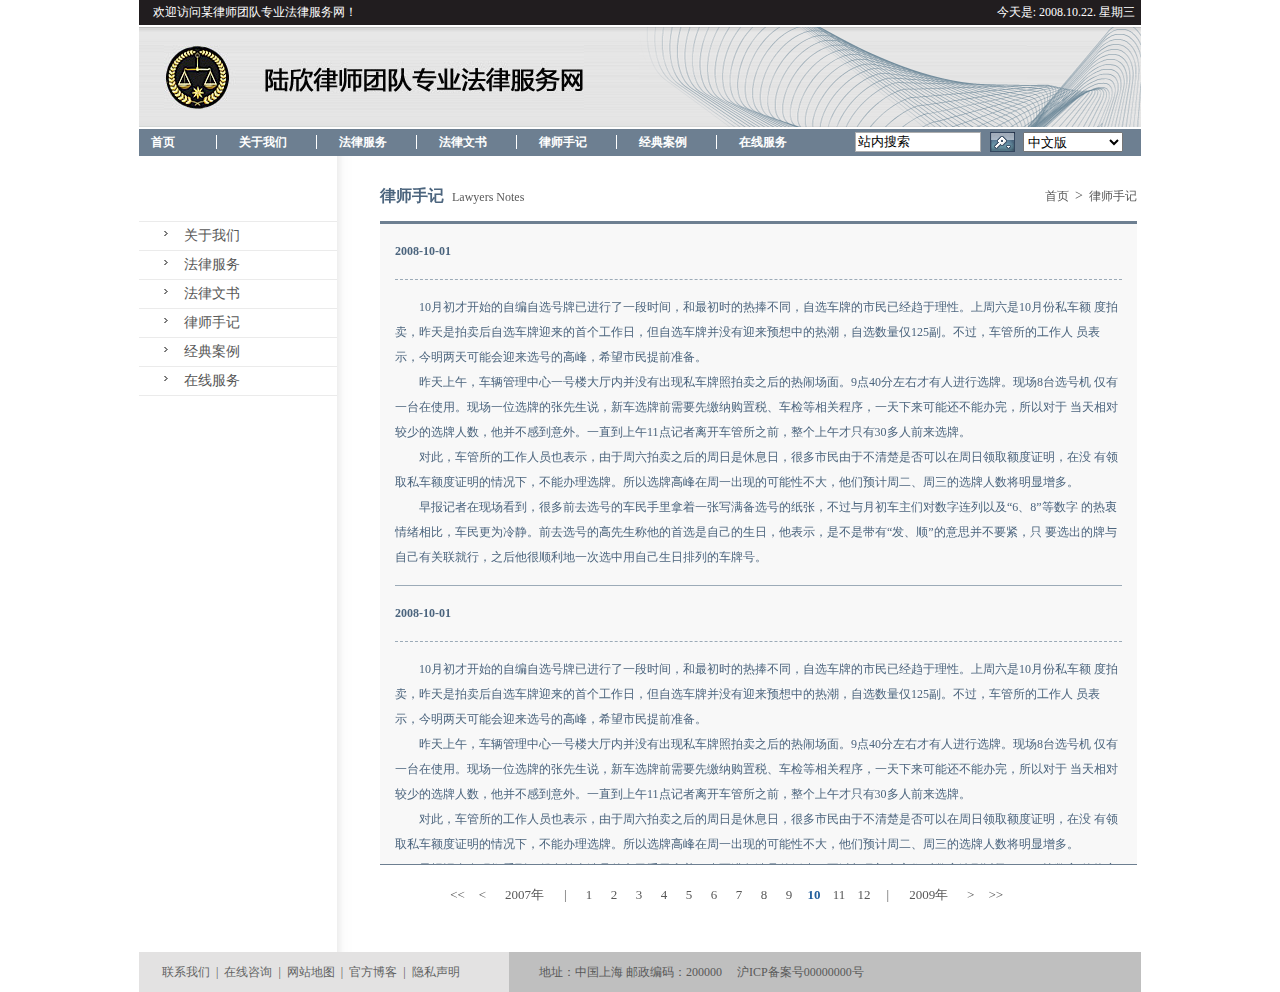
<file: php/work/htmldemo1/shouji.html>
<!DOCTYPE HTML PUBLIC "-//W3C//DTD HTML 4.01 Transitional//EN" "http://www.w3.org/TR/html4/loose.dtd">
<html>
<head>
<meta http-equiv="Content-Type" content="text/html; charset=utf-8">
<title>CSS+DIV律师事务所整站全套模板 by mianfeimoban.com</title>
<link href="css/css.css" rel="stylesheet" type="text/css">
</head>
<script src="js/muen.js" type="text/javascript"></script>
<script src="js/nav.js" type="text/javascript"></script>
<body>
<div class="juzhong">
  <div class="top">
    <div class="top_top"><span style="float:left; margin-left:14px;">欢迎访问某律师团队专业法律服务网！ </span><span style="float:right; margin-right:6px;">今天是: 2008.10.22. 星期三</span>
      <div class="clear"></div>
    </div>
    <div class="logo_bg"><img src="images/logo.jpg" style="float:left; margin:18px 0 0 25px;"><img src="images/logo_bg2.gif" width="502" height="100"  style=" float:right;">
      <div class="clear"></div>
    </div>
    <div class="muen">
      <div class="subnav">
        <ul id="nuw">
          <li class="one"><a href="index.html">&nbsp;&nbsp;&nbsp;&nbsp;首页</a></li>
          <li  class="one"><a href="lvshijieshao.html">关于我们</a>
            <ul>
              <li><a href="lvshijieshao.html">律师介绍</a></li>
              <li><a href="lvsuojieshao.html">律所介绍</a></li>
              <li><a href="shoufeibiaozhun.html">收费标准</a></li>
            </ul>
          </li>
          <li class="one"><a href="jiaonidaguanshi.html">法律服务</a>
            <ul>
              <li><a href="jiaonidaguanshi.html">教您打官司</a></li>
              <li><a href="http://www.mianfeimoban.com">请律师指南</a></li>
              <li><a href="http://www.mianfeimoban.com">法律援助</a></li>
            </ul>
          </li>
          <li class="one"><a href="xingfa.html">法律文书</a>
            <ul>
              <li><a href="xingfa.html">刑法专栏</a></li>
              <li><a href="http://www.mianfeimoban.com">公司法专栏</a></li>
              <li><a href="http://www.mianfeimoban.com">婚姻法专栏</a></li>
              <li><a href="http://www.mianfeimoban.com">民商法专栏</a></li>
              <li><a href="http://www.mianfeimoban.com">房地产法专栏</a></li>
              <li><a href="http://www.mianfeimoban.com">知识产权专栏</a></li>
            </ul>
          </li>
          <li class="one"><a href="shouji.html">律师手记</a> </li>
          <li  class="one"><a href="anlie.html">经典案例</a>
            <ul>
              <li><a href="http://www.mianfeimoban.com">我们的法律服务好在哪里</a></li>
              <li><a href="anlie.html">经典案例</a></li>
              <li><a href="http://www.mianfeimoban.com">案例详解</a></li>
            </ul>
          </li>
          <li  class="one"><a href="zaixianfalv.html" style="background-image: none;">在线服务</a>
            <ul>
              <li><a href="zaixianfalv.html">在线法律咨询</a></li>
              <li><a href="http://www.mianfeimoban.com">办案进度查询</a></li>
            </ul>
          </li>
        </ul>
      </div>
      <div class="sousuo">
        <input name="" type="text"  class="input" value="站内搜索">
        <input name="Submit" type="image" id="Submit" value="提交" src="images/fangda.gif" style="float:left; margin:0 8px;">
        <select name="" class="select">
          <option>中文版</option>
          <option>英文版</option>
        </select>
      </div>
      <div class="clear"></div>
    </div>
  </div>
  <div class="main_2">
    <div class="left_2">
      <ul class="nav">
        <li id="bottom_none"><a href="#"  onclick="DoMenu('ChildMenu1')">关于我们</a>
          <ul id="ChildMenu1" class="collapsed">
            <li id="border_top"><a href="lvshijieshao.html">律师介绍</a></li>
            <li><a href="lvsuojieshao.html">律所介绍</a></li>
            <li><a href="shoufeibiaozhun.html">收费标准</a></li>
          </ul>
        </li>
        <li id="bottom_none"><a href="#" onClick="DoMenu('ChildMenu2')">法律服务</a>
          <ul id="ChildMenu2" class="collapsed">
            <li id="border_top"><a href="jiaonidaguanshi.html">教您打官司</a></li>
            <li><a href="http://www.mianfeimoban.com">请律师指南</a></li>
            <li><a href="http://www.mianfeimoban.com">法律援助</a></li>
          </ul>
        </li>
        <li id="bottom_none"><a href="#" onClick="DoMenu('ChildMenu3')">法律文书</a>
          <ul id="ChildMenu3" class="collapsed">
            <li id="border_top"><a href="xingfa.html">刑法专栏</a></li>
            <li><a href="http://www.mianfeimoban.com">公司法专栏</a></li>
            <li><a href="http://www.mianfeimoban.com">婚姻法专栏</a></li>
            <li><a href="http://www.mianfeimoban.com">民商法专栏</a></li>
            <li><a href="http://www.mianfeimoban.com">房地产法专栏</a></li>
            <li><a href="http://www.mianfeimoban.com">知识产权专栏</a></li>
          </ul>
        </li>
        <li id="bottom_none"><a href="shouji.html">律师手记</a></li>
        <li id="bottom_none"><a href="#" onClick="DoMenu('ChildMenu4')">经典案例</a>
          <ul id="ChildMenu4" class="collapsed">
            <li id="border_top"><a href="http://www.mianfeimoban.com">我们的法律服务好在哪里</a></li>
            <li><a href="anlie.html">经典案例</a></li>
            <li><a href="http://www.mianfeimoban.com">案例详解</a></li>
          </ul>
        </li>
        <li><a href="#" onClick="DoMenu('ChildMenu5')">在线服务</a>
          <ul id="ChildMenu5" class="collapsed">
            <li id="border_top"><a href="zaixianfalv.html">在线法律咨询</a></li>
            <li><a href="#" onClick="DoMenu('ChildMenu6')">办案进度查询</a>
              <ul id="ChildMenu6" class="collapsed">
                <li id="border_top"><a href="http://www.mianfeimoban.com">在线法律咨询</a></li>
                <li><a href="http://www.mianfeimoban.com">办案进度查询</a></li>
              </ul>
            </li>
          </ul>
        </li>
      </ul>
      <div class="clear"></div>
    </div>
    <div class="right_2">
      <div class="right_nr">
        <div class="right_title"> <span style="float:left;"><strong>律师手记</strong>Lawyers Notes</span> <span style="float:right;">首页<font>&gt;</font>律师手记 </span>
          <div class="clear"></div>
        </div>
        <div class="shouji_nr"> <strong>2008-10-01</strong>
          <div class="shouji">
            <p>10月初才开始的自编自选号牌已进行了一段时间，和最初时的热捧不同，自选车牌的市民已经趋于理性。上周六是10月份私车额
              度拍卖，昨天是拍卖后自选车牌迎来的首个工作日，但自选车牌并没有迎来预想中的热潮，自选数量仅125副。不过，车管所的工作人
              员表示，今明两天可能会迎来选号的高峰，希望市民提前准备。</p>
            <p>昨天上午，车辆管理中心一号楼大厅内并没有出现私车牌照拍卖之后的热闹场面。9点40分左右才有人进行选牌。现场8台选号机
              仅有一台在使用。现场一位选牌的张先生说，新车选牌前需要先缴纳购置税、车检等相关程序，一天下来可能还不能办完，所以对于
              当天相对较少的选牌人数，他并不感到意外。一直到上午11点记者离开车管所之前，整个上午才只有30多人前来选牌。</p>
            <p>对此，车管所的工作人员也表示，由于周六拍卖之后的周日是休息日，很多市民由于不清楚是否可以在周日领取额度证明，在没
              有领取私车额度证明的情况下，不能办理选牌。所以选牌高峰在周一出现的可能性不大，他们预计周二、周三的选牌人数将明显增多。
            <p>早报记者在现场看到，很多前去选号的车民手里拿着一张写满备选号的纸张，不过与月初车主们对数字连列以及“6、8”等数字
              的热衷情绪相比，车民更为冷静。前去选号的高先生称他的首选是自己的生日，他表示，是不是带有“发、顺”的意思并不要紧，只
              要选出的牌与自己有关联就行，之后他很顺利地一次选中用自己生日排列的车牌号。</p>
          </div>
          <strong>2008-10-01</strong>
          <div class="shouji">
            <p>10月初才开始的自编自选号牌已进行了一段时间，和最初时的热捧不同，自选车牌的市民已经趋于理性。上周六是10月份私车额
              度拍卖，昨天是拍卖后自选车牌迎来的首个工作日，但自选车牌并没有迎来预想中的热潮，自选数量仅125副。不过，车管所的工作人
              员表示，今明两天可能会迎来选号的高峰，希望市民提前准备。</p>
            <p>昨天上午，车辆管理中心一号楼大厅内并没有出现私车牌照拍卖之后的热闹场面。9点40分左右才有人进行选牌。现场8台选号机
              仅有一台在使用。现场一位选牌的张先生说，新车选牌前需要先缴纳购置税、车检等相关程序，一天下来可能还不能办完，所以对于
              当天相对较少的选牌人数，他并不感到意外。一直到上午11点记者离开车管所之前，整个上午才只有30多人前来选牌。</p>
            <p>对此，车管所的工作人员也表示，由于周六拍卖之后的周日是休息日，很多市民由于不清楚是否可以在周日领取额度证明，在没
              有领取私车额度证明的情况下，不能办理选牌。所以选牌高峰在周一出现的可能性不大，他们预计周二、周三的选牌人数将明显增多。
            <p>早报记者在现场看到，很多前去选号的车民手里拿着一张写满备选号的纸张，不过与月初车主们对数字连列以及“6、8”等数字
              的热衷情绪相比，车民更为冷静。前去选号的高先生称他的首选是自己的生日，他表示，是不是带有“发、顺”的意思并不要紧，只
              要选出的牌与自己有关联就行，之后他很顺利地一次选中用自己生日排列的车牌号。</p>
          </div>
        </div>
        <div class="fanye_2"> <a href="http://www.mianfeimoban.com">&lt;&lt;</a> <a href="http://www.mianfeimoban.com">&lt; </a> <span>2007年</span> <span> | </span> <a href="http://www.mianfeimoban.com">1</a> <a href="http://www.mianfeimoban.com">2</a> <a href="http://www.mianfeimoban.com">3</a> <a href="http://www.mianfeimoban.com">4</a> <a href="http://www.mianfeimoban.com">5</a> <a href="http://www.mianfeimoban.com">6</a> <a href="http://www.mianfeimoban.com">7</a> <a href="http://www.mianfeimoban.com">8</a> <a href="http://www.mianfeimoban.com">9</a> <a href="#" class="hover">10</a> <a href="http://www.mianfeimoban.com">11</a> <a href="http://www.mianfeimoban.com">12</a> <span>| </span> <span>2009年</span> <a href="http://www.mianfeimoban.com">&gt;</a> <a href="http://www.mianfeimoban.com">&gt;&gt;</a> </div>
      </div>
    </div>
    <div class="clear"></div>
  </div>
  <div class="bottom">
    <div class="bottom_left"> <a href="http://www.mianfeimoban.com">联系我们</a> | <a href="http://www.mianfeimoban.com">在线咨询</a> | <a href="http://www.mianfeimoban.com">网站地图</a> | <a href="http://www.mianfeimoban.com">官方博客</a> | <a href="http://www.mianfeimoban.com">隐私声明</a> </div>
    <div class="bottom_right"> 地址：中国上海 邮政编码：200000 　沪ICP备案号00000000号 　</div>
  </div>
</div>
</body>
</html>
</file>
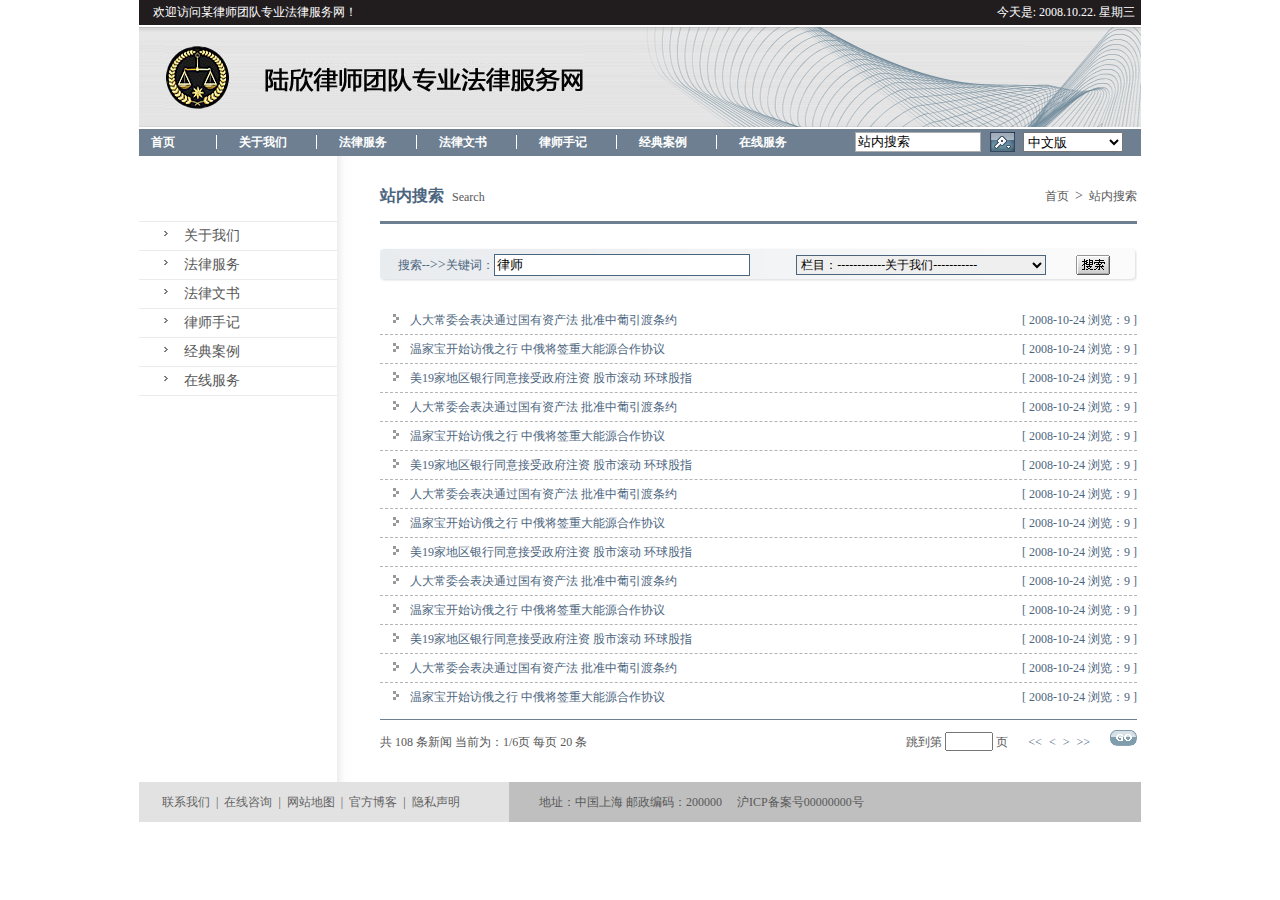
<file: php/work/htmldemo1/sousuo.html>
<!DOCTYPE HTML PUBLIC "-//W3C//DTD HTML 4.01 Transitional//EN" "http://www.w3.org/TR/html4/loose.dtd">
<html>
<head>
<meta http-equiv="Content-Type" content="text/html; charset=utf-8">
<title>CSS+DIV律师事务所整站全套模板 by mianfeimoban.com</title>
<link href="css/css.css" rel="stylesheet" type="text/css">
</head>
<script src="js/muen.js" type="text/javascript"></script>
<script src="js/nav.js" type="text/javascript"></script>
<body>
<div class="juzhong">
  <div class="top">
    <div class="top_top"><span style="float:left; margin-left:14px;">欢迎访问某律师团队专业法律服务网！ </span><span style="float:right; margin-right:6px;">今天是: 2008.10.22. 星期三</span>
      <div class="clear"></div>
    </div>
    <div class="logo_bg"><img src="images/logo.jpg" style="float:left; margin:18px 0 0 25px;"><img src="images/logo_bg2.gif" width="502" height="100"  style=" float:right;">
      <div class="clear"></div>
    </div>
    <div class="muen">
      <div class="subnav">
        <ul id="nuw">
          <li class="one"><a href="index.html">&nbsp;&nbsp;&nbsp;&nbsp;首页</a></li>
          <li  class="one"><a href="lvshijieshao.html">关于我们</a>
            <ul>
              <li><a href="lvshijieshao.html">律师介绍</a></li>
              <li><a href="lvsuojieshao.html">律所介绍</a></li>
              <li><a href="shoufeibiaozhun.html">收费标准</a></li>
            </ul>
          </li>
          <li class="one"><a href="jiaonidaguanshi.html">法律服务</a>
            <ul>
              <li><a href="jiaonidaguanshi.html">教您打官司</a></li>
              <li><a href="http://www.mianfeimoban.com">请律师指南</a></li>
              <li><a href="http://www.mianfeimoban.com">法律援助</a></li>
            </ul>
          </li>
          <li class="one"><a href="xingfa.html">法律文书</a>
            <ul>
              <li><a href="xingfa.html">刑法专栏</a></li>
              <li><a href="http://www.mianfeimoban.com">公司法专栏</a></li>
              <li><a href="http://www.mianfeimoban.com">婚姻法专栏</a></li>
              <li><a href="http://www.mianfeimoban.com">民商法专栏</a></li>
              <li><a href="http://www.mianfeimoban.com">房地产法专栏</a></li>
              <li><a href="http://www.mianfeimoban.com">知识产权专栏</a></li>
            </ul>
          </li>
          <li class="one"><a href="shouji.html">律师手记</a> </li>
          <li  class="one"><a href="anlie.html">经典案例</a>
            <ul>
              <li><a href="http://www.mianfeimoban.com">我们的法律服务好在哪里</a></li>
              <li><a href="anlie.html">经典案例</a></li>
              <li><a href="http://www.mianfeimoban.com">案例详解</a></li>
            </ul>
          </li>
          <li  class="one"><a href="zaixianfalv.html" style="background-image: none;">在线服务</a>
            <ul>
              <li><a href="zaixianfalv.html">在线法律咨询</a></li>
              <li><a href="http://www.mianfeimoban.com">办案进度查询</a></li>
            </ul>
          </li>
        </ul>
      </div>
      <div class="sousuo">
        <input name="" type="text"  class="input" value="站内搜索">
        <input name="Submit" type="image" id="Submit" value="提交" src="images/fangda.gif" style="float:left; margin:0 8px;">
        <select name="" class="select">
          <option>中文版</option>
          <option>英文版</option>
        </select>
      </div>
      <div class="clear"></div>
    </div>
  </div>
  <div class="main_2">
    <div class="left_2">
      <ul class="nav">
        <li id="bottom_none"><a href="#"  onclick="DoMenu('ChildMenu1')">关于我们</a>
          <ul id="ChildMenu1" class="collapsed">
            <li id="border_top"><a href="lvshijieshao.html">律师介绍</a></li>
            <li><a href="lvsuojieshao.html">律所介绍</a></li>
            <li><a href="shoufeibiaozhun.html">收费标准</a></li>
          </ul>
        </li>
        <li id="bottom_none"><a href="#" onClick="DoMenu('ChildMenu2')">法律服务</a>
          <ul id="ChildMenu2" class="collapsed">
            <li id="border_top"><a href="jiaonidaguanshi.html">教您打官司</a></li>
            <li><a href="http://www.mianfeimoban.com">请律师指南</a></li>
            <li><a href="http://www.mianfeimoban.com">法律援助</a></li>
          </ul>
        </li>
        <li id="bottom_none"><a href="#" onClick="DoMenu('ChildMenu3')">法律文书</a>
          <ul id="ChildMenu3" class="collapsed">
            <li id="border_top"><a href="xingfa.html">刑法专栏</a></li>
            <li><a href="http://www.mianfeimoban.com">公司法专栏</a></li>
            <li><a href="http://www.mianfeimoban.com">婚姻法专栏</a></li>
            <li><a href="http://www.mianfeimoban.com">民商法专栏</a></li>
            <li><a href="http://www.mianfeimoban.com">房地产法专栏</a></li>
            <li><a href="http://www.mianfeimoban.com">知识产权专栏</a></li>
          </ul>
        </li>
        <li id="bottom_none"><a href="shouji.html">律师手记</a></li>
        <li id="bottom_none"><a href="#" onClick="DoMenu('ChildMenu4')">经典案例</a>
          <ul id="ChildMenu4" class="collapsed">
            <li id="border_top"><a href="http://www.mianfeimoban.com">我们的法律服务好在哪里</a></li>
            <li><a href="anlie.html">经典案例</a></li>
            <li><a href="http://www.mianfeimoban.com">案例详解</a></li>
          </ul>
        </li>
        <li><a href="#" onClick="DoMenu('ChildMenu5')">在线服务</a>
          <ul id="ChildMenu5" class="collapsed">
            <li id="border_top"><a href="zaixianfalv.html">在线法律咨询</a></li>
            <li><a href="http://www.mianfeimoban.com">办案进度查询</a></li>
          </ul>
        </li>
      </ul>
      <div class="clear"></div>
    </div>
    <div class="right_2">
      <div class="right_nr">
        <div class="right_title"> <span style="float:left;"><strong>站内搜索</strong>Search</span> <span style="float:right;">首页<font>&gt;</font>站内搜索 </span>
          <div class="clear"></div>
        </div>
        <div class="right_2_sousuobg">
          <table width="100%" border="0" cellspacing="0" cellpadding="0">
            <tr>
              <td width="15%" align="right">搜索--<font>&gt;&gt;</font>关键词：</td>
              <td width="34%">
                <input name="Input" type="text" value="律师  " class="sousuobg_input">
              </td>
              <td width="6%" align="center">&nbsp;</td>
              <td width="37%">
                <select name="select" class="sousuobg_search">
                  <option >栏目：------------关于我们-----------</option>
                </select>
              </td>
              <td width="8%">
                <input name="Submit2" type="image" id="label" value="提交" src="images/anniu_sousuo.gif">
              </td>
            </tr>
          </table>
        </div>
        <div class="xingfa_nr">
          <ul>
            <li><a href="http://www.mianfeimoban.com">人大常委会表决通过国有资产法 批准中葡引渡条约</a><span>[ 2008-10-24 浏览：9 ]</span></li>
            <li><a href="http://www.mianfeimoban.com">温家宝开始访俄之行 中俄将签重大能源合作协议</a><span>[ 2008-10-24 浏览：9 ]</span></li>
            <li><a href="http://www.mianfeimoban.com">美19家地区银行同意接受政府注资 股市滚动 环球股指</a><span>[ 2008-10-24 浏览：9 ]</span></li>
            <li><a href="http://www.mianfeimoban.com">人大常委会表决通过国有资产法 批准中葡引渡条约</a><span>[ 2008-10-24 浏览：9 ]</span></li>
            <li><a href="http://www.mianfeimoban.com">温家宝开始访俄之行 中俄将签重大能源合作协议</a><span>[ 2008-10-24 浏览：9 ]</span></li>
            <li><a href="http://www.mianfeimoban.com">美19家地区银行同意接受政府注资 股市滚动 环球股指</a><span>[ 2008-10-24 浏览：9 ]</span></li>
            <li><a href="http://www.mianfeimoban.com">人大常委会表决通过国有资产法 批准中葡引渡条约</a><span>[ 2008-10-24 浏览：9 ]</span></li>
            <li><a href="http://www.mianfeimoban.com">温家宝开始访俄之行 中俄将签重大能源合作协议</a><span>[ 2008-10-24 浏览：9 ]</span></li>
            <li><a href="http://www.mianfeimoban.com">美19家地区银行同意接受政府注资 股市滚动 环球股指</a><span>[ 2008-10-24 浏览：9 ]</span></li>
            <li><a href="http://www.mianfeimoban.com">人大常委会表决通过国有资产法 批准中葡引渡条约</a><span>[ 2008-10-24 浏览：9 ]</span></li>
            <li><a href="http://www.mianfeimoban.com">温家宝开始访俄之行 中俄将签重大能源合作协议</a><span>[ 2008-10-24 浏览：9 ]</span></li>
            <li><a href="http://www.mianfeimoban.com">美19家地区银行同意接受政府注资 股市滚动 环球股指</a><span>[ 2008-10-24 浏览：9 ]</span></li>
            <li><a href="http://www.mianfeimoban.com">人大常委会表决通过国有资产法 批准中葡引渡条约</a><span>[ 2008-10-24 浏览：9 ]</span></li>
            <li id="bottom_none"><a href="http://www.mianfeimoban.com">温家宝开始访俄之行 中俄将签重大能源合作协议</a><span>[ 2008-10-24 浏览：9 ]</span></li>
          </ul>
          <div class="fangye">
            <div class="fanye_left">共 108 条新闻 当前为：1/6页 每页 20 条</div>
            <div class="fanye_right">跳到第
              <input name="" type="text"  class="fanye_input">
              页 <span style="margin:0 15px;"><a href="http://www.mianfeimoban.com">&lt;&lt;</a> <a href="http://www.mianfeimoban.com">&lt;</a> <a href="http://www.mianfeimoban.com">&gt;</a> <a href="http://www.mianfeimoban.com">&gt;&gt; </a></span>
              <input name="" type="image" src="images/go.gif">
            </div>
          </div>
        </div>
      </div>
    </div>
    <div class="clear"></div>
  </div>
  <div class="bottom">
    <div class="bottom_left"> <a href="http://www.mianfeimoban.com">联系我们</a> | <a href="http://www.mianfeimoban.com">在线咨询</a> | <a href="http://www.mianfeimoban.com">网站地图</a> | <a href="http://www.mianfeimoban.com">官方博客</a> | <a href="http://www.mianfeimoban.com">隐私声明</a> </div>
    <div class="bottom_right"> 地址：中国上海 邮政编码：200000 　沪ICP备案号00000000号 　</div>
  </div>
</div>
</body>
</html>
</file>
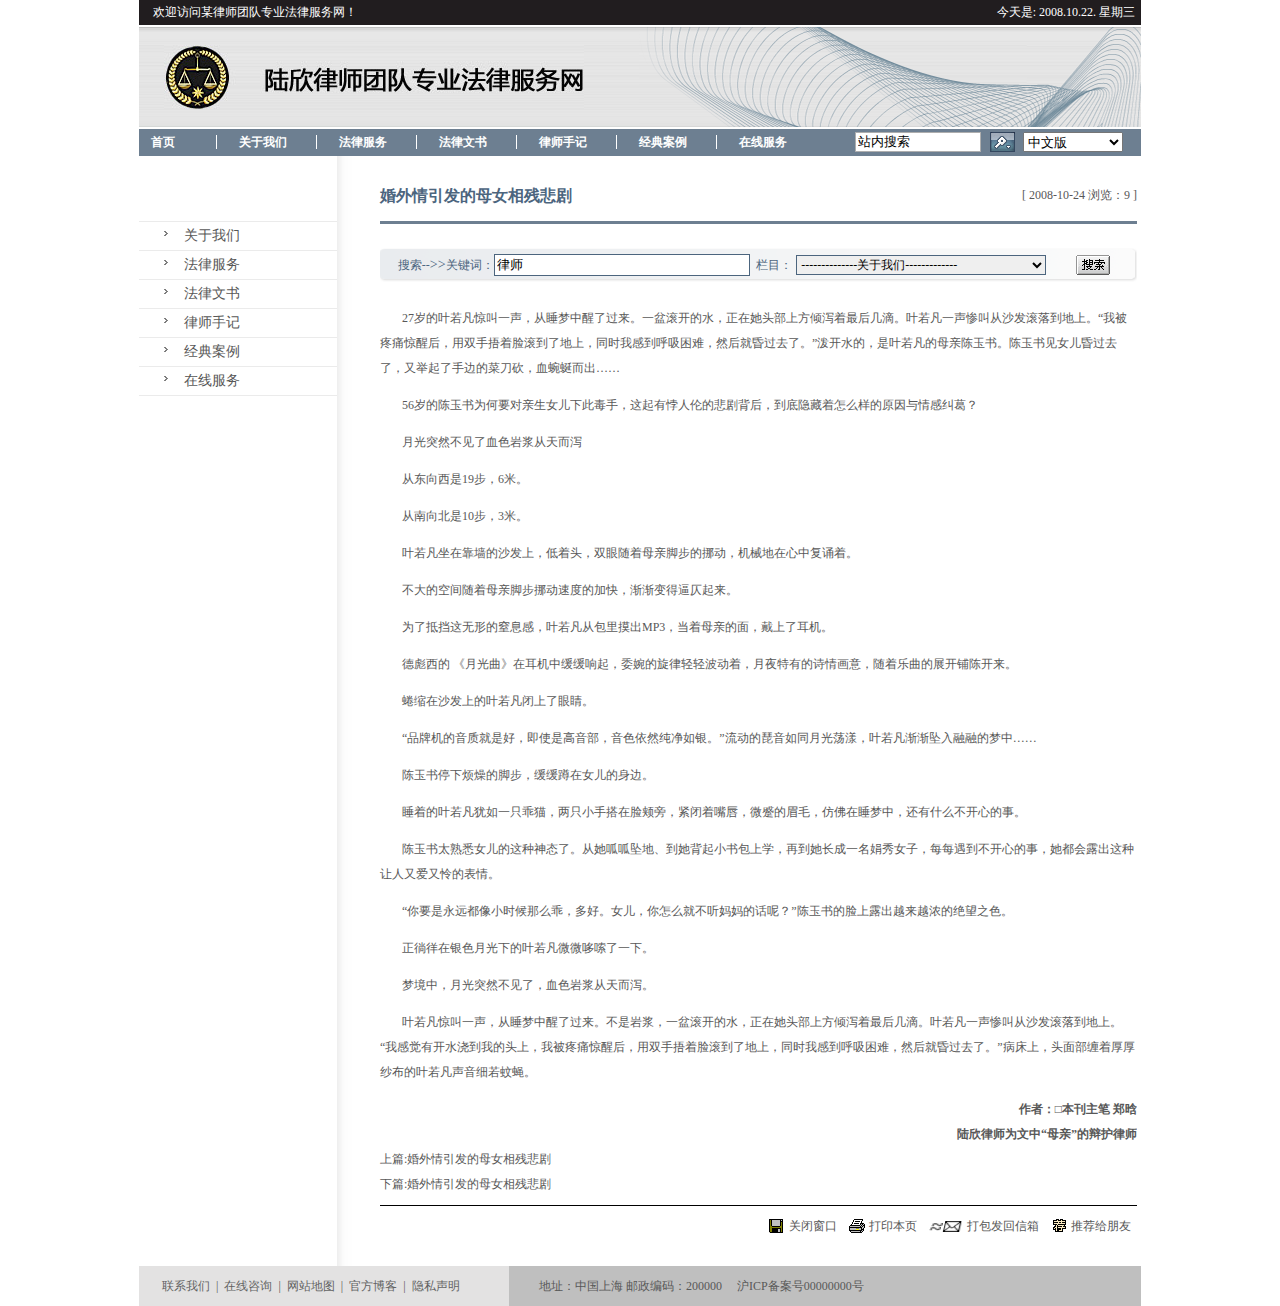
<file: php/work/htmldemo1/wenzi.html>
<!DOCTYPE HTML PUBLIC "-//W3C//DTD HTML 4.01 Transitional//EN" "http://www.w3.org/TR/html4/loose.dtd">
<html>
<head>
<meta http-equiv="Content-Type" content="text/html; charset=utf-8">
<title>CSS+DIV律师事务所整站全套模板 by mianfeimoban.com</title>
<link href="css/css.css" rel="stylesheet" type="text/css">
</head>
<script src="js/muen.js" type="text/javascript"></script>
<script src="js/nav.js" type="text/javascript"></script>
<body>
<div class="juzhong">
  <div class="top">
    <div class="top_top"><span style="float:left; margin-left:14px;">欢迎访问某律师团队专业法律服务网！ </span><span style="float:right; margin-right:6px;">今天是: 2008.10.22. 星期三</span>
      <div class="clear"></div>
    </div>
    <div class="logo_bg"><img src="images/logo.jpg" style="float:left; margin:18px 0 0 25px;"><img src="images/logo_bg2.gif" width="502" height="100"  style=" float:right;">
      <div class="clear"></div>
    </div>
    <div class="muen">
      <div class="subnav">
        <ul id="nuw">
          <li class="one"><a href="index.html">&nbsp;&nbsp;&nbsp;&nbsp;首页</a></li>
          <li  class="one"><a href="lvshijieshao.html">关于我们</a>
            <ul>
              <li><a href="lvshijieshao.html">律师介绍</a></li>
              <li><a href="lvsuojieshao.html">律所介绍</a></li>
              <li><a href="shoufeibiaozhun.html">收费标准</a></li>
            </ul>
          </li>
          <li class="one"><a href="jiaonidaguanshi.html">法律服务</a>
            <ul>
              <li><a href="jiaonidaguanshi.html">教您打官司</a></li>
              <li><a href="http://www.mianfeimoban.com">请律师指南</a></li>
              <li><a href="http://www.mianfeimoban.com">法律援助</a></li>
            </ul>
          </li>
          <li class="one"><a href="xingfa.html">法律文书</a>
            <ul>
              <li><a href="xingfa.html">刑法专栏</a></li>
              <li><a href="http://www.mianfeimoban.com">公司法专栏</a></li>
              <li><a href="http://www.mianfeimoban.com">婚姻法专栏</a></li>
              <li><a href="http://www.mianfeimoban.com">民商法专栏</a></li>
              <li><a href="http://www.mianfeimoban.com">房地产法专栏</a></li>
              <li><a href="http://www.mianfeimoban.com">知识产权专栏</a></li>
            </ul>
          </li>
          <li class="one"><a href="shouji.html">律师手记</a> </li>
          <li  class="one"><a href="anlie.html">经典案例</a>
            <ul>
              <li><a href="http://www.mianfeimoban.com">我们的法律服务好在哪里</a></li>
              <li><a href="anlie.html">经典案例</a></li>
              <li><a href="http://www.mianfeimoban.com">案例详解</a></li>
            </ul>
          </li>
          <li  class="one"><a href="zaixianfalv.html" style="background-image: none;">在线服务</a>
            <ul>
              <li><a href="zaixianfalv.html">在线法律咨询</a></li>
              <li><a href="http://www.mianfeimoban.com">办案进度查询</a></li>
            </ul>
          </li>
        </ul>
      </div>
      <div class="sousuo">
        <input name="" type="text"  class="input" value="站内搜索">
        <input name="Submit" type="image" id="Submit" value="提交" src="images/fangda.gif" style="float:left; margin:0 8px;">
        <select name="" class="select">
          <option>中文版</option>
          <option>英文版</option>
        </select>
      </div>
      <div class="clear"></div>
    </div>
  </div>
  <div class="main_2">
    <div class="left_2">
      <ul class="nav">
        <li id="bottom_none"><a href="#"  onclick="DoMenu('ChildMenu1')">关于我们</a>
          <ul id="ChildMenu1" class="collapsed">
            <li id="border_top"><a href="lvshijieshao.html">律师介绍</a></li>
            <li><a href="lvsuojieshao.html">律所介绍</a></li>
            <li><a href="shoufeibiaozhun.html">收费标准</a></li>
          </ul>
        </li>
        <li id="bottom_none"><a href="#" onClick="DoMenu('ChildMenu2')">法律服务</a>
          <ul id="ChildMenu2" class="collapsed">
            <li id="border_top"><a href="jiaonidaguanshi.html">教您打官司</a></li>
            <li><a href="http://www.mianfeimoban.com">请律师指南</a></li>
            <li><a href="http://www.mianfeimoban.com">法律援助</a></li>
          </ul>
        </li>
        <li id="bottom_none"><a href="#" onClick="DoMenu('ChildMenu3')">法律文书</a>
          <ul id="ChildMenu3" class="collapsed">
            <li id="border_top"><a href="xingfa.html">刑法专栏</a></li>
            <li><a href="http://www.mianfeimoban.com">公司法专栏</a></li>
            <li><a href="http://www.mianfeimoban.com">婚姻法专栏</a></li>
            <li><a href="http://www.mianfeimoban.com">民商法专栏</a></li>
            <li><a href="http://www.mianfeimoban.com">房地产法专栏</a></li>
            <li><a href="http://www.mianfeimoban.com">知识产权专栏</a></li>
          </ul>
        </li>
        <li id="bottom_none"><a href="shouji.html">律师手记</a></li>
        <li id="bottom_none"><a href="#" onClick="DoMenu('ChildMenu4')">经典案例</a>
          <ul id="ChildMenu4" class="collapsed">
            <li id="border_top"><a href="http://www.mianfeimoban.com">我们的法律服务好在哪里</a></li>
            <li><a href="anlie.html">经典案例</a></li>
            <li><a href="http://www.mianfeimoban.com">案例详解</a></li>
          </ul>
        </li>
        <li><a href="#" onClick="DoMenu('ChildMenu5')">在线服务</a>
          <ul id="ChildMenu5" class="collapsed">
            <li id="border_top"><a href="zaixianfalv.html">在线法律咨询</a></li>
            <li><a href="http://www.mianfeimoban.com">办案进度查询</a></li>
          </ul>
        </li>
      </ul>
      <div class="clear"></div>
    </div>
    <div class="right_2">
      <div class="right_nr">
        <div class="right_title"> <span style="float:left;"><strong>婚外情引发的母女相残悲剧</strong></span> <span style="float:right;">[ 2008-10-24 浏览：9 ]</span>
          <div class="clear"></div>
        </div>
        <div class="right_2_sousuobg">
          <table width="100%" border="0" cellspacing="0" cellpadding="0">
            <tr>
              <td width="15%" align="right">搜索--<font>&gt;&gt;</font>关键词：</td>
              <td width="34%">
                <input name="Input" type="text" value="律师  " class="sousuobg_input">
              </td>
              <td width="6%" align="center">栏目：</td>
              <td width="37%">
                <select name="select" class="sousuobg_search">
                  <option >--------------关于我们-------------</option>
                </select>
              </td>
              <td width="8%">
                <input name="Submit2" type="image" id="label" value="提交" src="images/anniu_sousuo.gif">
              </td>
            </tr>
          </table>
        </div>
        <div class="wenzi_nr">
          <p>27岁的叶若凡惊叫一声，从睡梦中醒了过来。一盆滚开的水，正在她头部上方倾泻着最后几滴。叶若凡一声惨叫从沙发滚落到地上。“我被疼痛惊醒后，用双手捂着脸滚到了地上，同时我感到呼吸困难，然后就昏过去了。”泼开水的，是叶若凡的母亲陈玉书。陈玉书见女儿昏过去了，又举起了手边的菜刀砍，血蜿蜒而出……</p>
          <p>56岁的陈玉书为何要对亲生女儿下此毒手，这起有悖人伦的悲剧背后，到底隐藏着怎么样的原因与情感纠葛？</p>
          <p>月光突然不见了血色岩浆从天而泻</p>
          <p>从东向西是19步，6米。</p>
          <p>从南向北是10步，3米。</p>
          <p>叶若凡坐在靠墙的沙发上，低着头，双眼随着母亲脚步的挪动，机械地在心中复诵着。</p>
          <p>不大的空间随着母亲脚步挪动速度的加快，渐渐变得逼仄起来。</p>
          <p>为了抵挡这无形的窒息感，叶若凡从包里摸出MP3，当着母亲的面，戴上了耳机。</p>
          <p>德彪西的 《月光曲》在耳机中缓缓响起，委婉的旋律轻轻波动着，月夜特有的诗情画意，随着乐曲的展开铺陈开来。</p>
          <p>蜷缩在沙发上的叶若凡闭上了眼睛。</p>
          <p>“品牌机的音质就是好，即使是高音部，音色依然纯净如银。”流动的琵音如同月光荡漾，叶若凡渐渐坠入融融的梦中……</p>
          <p>陈玉书停下烦燥的脚步，缓缓蹲在女儿的身边。</p>
          <p>睡着的叶若凡犹如一只乖猫，两只小手搭在脸颊旁，紧闭着嘴唇，微蹙的眉毛，仿佛在睡梦中，还有什么不开心的事。</p>
          <p>陈玉书太熟悉女儿的这种神态了。从她呱呱坠地、到她背起小书包上学，再到她长成一名娟秀女子，每每遇到不开心的事，她都会露出这种让人又爱又怜的表情。</p>
          <p>“你要是永远都像小时候那么乖，多好。女儿，你怎么就不听妈妈的话呢？”陈玉书的脸上露出越来越浓的绝望之色。</p>
          <p>正徜徉在银色月光下的叶若凡微微哆嗦了一下。</p>
          <p>梦境中，月光突然不见了，血色岩浆从天而泻。</p>
          <p>叶若凡惊叫一声，从睡梦中醒了过来。不是岩浆，一盆滚开的水，正在她头部上方倾泻着最后几滴。叶若凡一声惨叫从沙发滚落到地上。“我感觉有开水浇到我的头上，我被疼痛惊醒后，用双手捂着脸滚到了地上，同时我感到呼吸困难，然后就昏过去了。”病床上，头面部缠着厚厚纱布的叶若凡声音细若蚊蝇。</p>
          <div align="right"><strong>作者：□本刊主笔 郑晗<br>
            陆欣律师为文中“母亲”的辩护律师</strong> </div>
          上篇:<a href="http://www.mianfeimoban.com">婚外情引发的母女相残悲剧</a> <br>
          下篇:<a href="http://www.mianfeimoban.com">婚外情引发的母女相残悲剧</a>
          <div class="tui"><a href="" class="tuijian">推荐给朋友</a> <a href="" class="dabao">打包发回信箱</a><a href="javascript:window.print()" class="daying">打印本页</a><a href="javascript:window.close()" class="guangbi">关闭窗口</a> </div>
        </div>
      </div>
    </div>
    <div class="clear"></div>
  </div>
  <div class="bottom">
    <div class="bottom_left"> <a href="http://www.mianfeimoban.com">联系我们</a> | <a href="http://www.mianfeimoban.com">在线咨询</a> | <a href="http://www.mianfeimoban.com">网站地图</a> | <a href="http://www.mianfeimoban.com">官方博客</a> | <a href="http://www.mianfeimoban.com">隐私声明</a> </div>
    <div class="bottom_right"> 地址：中国上海 邮政编码：200000 　沪ICP备案号00000000号 　</div>
  </div>
</div>
</body>
</html>
</file>
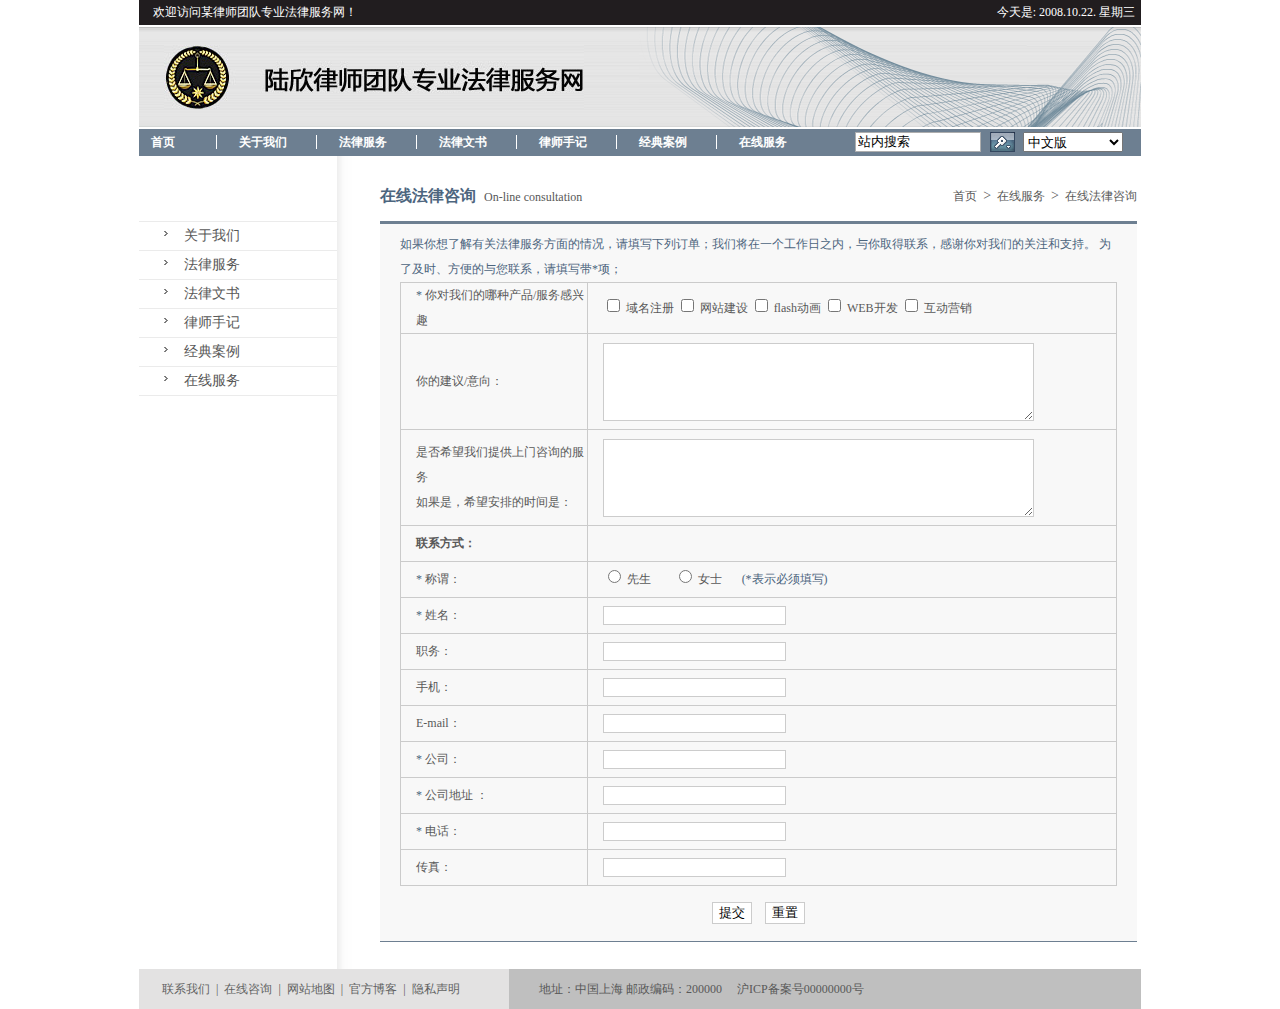
<file: php/work/htmldemo1/woyaozhixun.html>
<!DOCTYPE HTML PUBLIC "-//W3C//DTD HTML 4.01 Transitional//EN" "http://www.w3.org/TR/html4/loose.dtd">
<html>
<head>
<meta http-equiv="Content-Type" content="text/html; charset=utf-8">
<title>CSS+DIV律师事务所整站全套模板 by mianfeimoban.com</title>
<link href="css/css.css" rel="stylesheet" type="text/css">
</head>
<script src="js/muen.js" type="text/javascript"></script>
<script src="js/nav.js" type="text/javascript"></script>
<body>
<div class="juzhong">
  <div class="top">
    <div class="top_top"><span style="float:left; margin-left:14px;">欢迎访问某律师团队专业法律服务网！ </span><span style="float:right; margin-right:6px;">今天是: 2008.10.22. 星期三</span>
      <div class="clear"></div>
    </div>
    <div class="logo_bg"><img src="images/logo.jpg" style="float:left; margin:18px 0 0 25px;"><img src="images/logo_bg2.gif" width="502" height="100"  style=" float:right;">
      <div class="clear"></div>
    </div>
    <div class="muen">
      <div class="subnav">
        <ul id="nuw">
          <li class="one"><a href="index.html">&nbsp;&nbsp;&nbsp;&nbsp;首页</a></li>
          <li  class="one"><a href="lvshijieshao.html">关于我们</a>
            <ul>
              <li><a href="lvshijieshao.html">律师介绍</a></li>
              <li><a href="lvsuojieshao.html">律所介绍</a></li>
              <li><a href="shoufeibiaozhun.html">收费标准</a></li>
            </ul>
          </li>
          <li class="one"><a href="jiaonidaguanshi.html">法律服务</a>
            <ul>
              <li><a href="jiaonidaguanshi.html">教您打官司</a></li>
              <li><a href="http://www.mianfeimoban.com">请律师指南</a></li>
              <li><a href="http://www.mianfeimoban.com">法律援助</a></li>
            </ul>
          </li>
          <li class="one"><a href="xingfa.html">法律文书</a>
            <ul>
              <li><a href="xingfa.html">刑法专栏</a></li>
              <li><a href="http://www.mianfeimoban.com">公司法专栏</a></li>
              <li><a href="http://www.mianfeimoban.com">婚姻法专栏</a></li>
              <li><a href="http://www.mianfeimoban.com">民商法专栏</a></li>
              <li><a href="http://www.mianfeimoban.com">房地产法专栏</a></li>
              <li><a href="http://www.mianfeimoban.com">知识产权专栏</a></li>
            </ul>
          </li>
          <li class="one"><a href="shouji.html">律师手记</a> </li>
          <li  class="one"><a href="anlie.html">经典案例</a>
            <ul>
              <li><a href="http://www.mianfeimoban.com">我们的法律服务好在哪里</a></li>
              <li><a href="anlie.html">经典案例</a></li>
              <li><a href="http://www.mianfeimoban.com">案例详解</a></li>
            </ul>
          </li>
          <li  class="one"><a href="zaixianfalv.html" style="background-image: none;">在线服务</a>
            <ul>
              <li><a href="zaixianfalv.html">在线法律咨询</a></li>
              <li><a href="http://www.mianfeimoban.com">办案进度查询</a></li>
            </ul>
          </li>
        </ul>
      </div>
      <div class="sousuo">
        <input name="" type="text"  class="input" value="站内搜索">
        <input name="Submit" type="image" id="Submit" value="提交" src="images/fangda.gif" style="float:left; margin:0 8px;">
        <select name="" class="select">
          <option>中文版</option>
          <option>英文版</option>
        </select>
      </div>
      <div class="clear"></div>
    </div>
  </div>
  <div class="main_2">
    <div class="left_2">
      <ul class="nav">
        <li id="bottom_none"><a href="#"  onclick="DoMenu('ChildMenu1')">关于我们</a>
          <ul id="ChildMenu1" class="collapsed">
            <li id="border_top"><a href="lvshijieshao.html">律师介绍</a></li>
            <li><a href="lvsuojieshao.html">律所介绍</a></li>
            <li><a href="shoufeibiaozhun.html">收费标准</a></li>
          </ul>
        </li>
        <li id="bottom_none"><a href="#" onClick="DoMenu('ChildMenu2')">法律服务</a>
          <ul id="ChildMenu2" class="collapsed">
            <li id="border_top"><a href="jiaonidaguanshi.html">教您打官司</a></li>
            <li><a href="http://www.mianfeimoban.com">请律师指南</a></li>
            <li><a href="http://www.mianfeimoban.com">法律援助</a></li>
          </ul>
        </li>
        <li id="bottom_none"><a href="#" onClick="DoMenu('ChildMenu3')">法律文书</a>
          <ul id="ChildMenu3" class="collapsed">
            <li id="border_top"><a href="xingfa.html">刑法专栏</a></li>
            <li><a href="http://www.mianfeimoban.com">公司法专栏</a></li>
            <li><a href="http://www.mianfeimoban.com">婚姻法专栏</a></li>
            <li><a href="http://www.mianfeimoban.com">民商法专栏</a></li>
            <li><a href="http://www.mianfeimoban.com">房地产法专栏</a></li>
            <li><a href="http://www.mianfeimoban.com">知识产权专栏</a></li>
          </ul>
        </li>
        <li id="bottom_none"><a href="shouji.html">律师手记</a></li>
        <li id="bottom_none"><a href="#" onClick="DoMenu('ChildMenu4')">经典案例</a>
          <ul id="ChildMenu4" class="collapsed">
            <li id="border_top"><a href="http://www.mianfeimoban.com">我们的法律服务好在哪里</a></li>
            <li><a href="anlie.html">经典案例</a></li>
            <li><a href="http://www.mianfeimoban.com">案例详解</a></li>
          </ul>
        </li>
        <li><a href="#" onClick="DoMenu('ChildMenu5')">在线服务</a>
          <ul id="ChildMenu5" class="collapsed">
            <li id="border_top"><a href="zaixianfalv.html">在线法律咨询</a></li>
            <li><a href="http://www.mianfeimoban.com">办案进度查询</a></li>
          </ul>
        </li>
      </ul>
      <div class="clear"></div>
    </div>
    <div class="right_2">
      <div class="right_nr">
        <div class="right_title"> <span style="float:left;"><strong>在线法律咨询</strong>On-line consultation</span> <span style="float:right;">首页<font>&gt;</font>在线服务<font>&gt;</font>在线法律咨询 </span>
          <div class="clear"></div>
        </div>
        <div class="zaixianfalv">
          <div style="padding-top:8px; color:#4c657e;">如果你想了解有关法律服务方面的情况，请填写下列订单；我们将在一个工作日之内，与你取得联系，感谢你对我们的关注和支持。
            为了及时、方便的与您联系，请填写带*项；</div>
          <table width="100%" border="0" cellpadding="0" cellspacing="1" bgcolor="#cbcbcb" class="biaoge">
            <tr>
              <td width="26%" bgcolor="#f8f8f8"><span>*</span> 你对我们的哪种产品/服务感兴趣</td>
              <td bgcolor="#f8f8f8">
                <label>
                <input type="checkbox" name="checkbox" id="checkbox">
                域名注册
                <input type="checkbox" name="checkbox2" id="checkbox2">
                网站建设
                <input type="checkbox" name="checkbox3" id="checkbox3">
                flash动画
                <input type="checkbox" name="checkbox4" id="checkbox4">
                WEB开发
                <input type="checkbox" name="checkbox5" id="checkbox5">
                互动营销</label>
              </td>
            </tr>
            <tr>
              <td bgcolor="#f8f8f8">你的建议/意向：</td>
              <td height="95" bgcolor="#f8f8f8">
                <label>
                <textarea name="textarea" id="textarea" cols="45" rows="5" class="wenben" ></textarea>
                </label>
              </td>
            </tr>
            <tr>
              <td bgcolor="#f8f8f8">是否希望我们提供上门咨询的服务<br>
                如果是，希望安排的时间是：</td>
              <td height="95" bgcolor="#f8f8f8">
                <textarea name="textarea2" id="textarea2" cols="45" rows="5" class="wenben" ></textarea>
              </td>
            </tr>
            <tr>
              <td height="35" bgcolor="#f8f8f8"><strong>联系方式：</strong></td>
              <td bgcolor="#f8f8f8">&nbsp;</td>
            </tr>
            <tr>
              <td height="35" bgcolor="#f8f8f8"><span>*</span> 称谓：</td>
              <td bgcolor="#f8f8f8">
                <label>
                <input type="radio" name="radio" id="radio" value="radio">
                先生 </label>
                <font style="margin:0 20px;">
                <input type="radio" name="radio" id="radio2" value="radio">
                女士</font><span>(*表示必须填写)</span></td>
            </tr>
            <tr>
              <td height="35" bgcolor="#f8f8f8"><span>*</span> 姓名：</td>
              <td bgcolor="#f8f8f8">
                <label>
                <input type="text" name="textfield" id="textfield" style="border: solid 1px #ccc;">
                </label>
              </td>
            </tr>
            <tr>
              <td height="35" bgcolor="#f8f8f8">职务：</td>
              <td bgcolor="#f8f8f8">
                <input type="text" name="textfield2" id="textfield2" style="border: solid 1px #ccc;">
              </td>
            </tr>
            <tr>
              <td height="35" bgcolor="#f8f8f8">手机：</td>
              <td bgcolor="#f8f8f8">
                <input type="text" name="textfield3" id="textfield3" style="border: solid 1px #ccc;">
              </td>
            </tr>
            <tr>
              <td height="35" bgcolor="#f8f8f8">E-mail：</td>
              <td bgcolor="#f8f8f8">
                <input type="text" name="textfield4" id="textfield4" style="border: solid 1px #ccc;">
              </td>
            </tr>
            <tr>
              <td height="35" bgcolor="#f8f8f8"><span>*</span> 公司：</td>
              <td bgcolor="#f8f8f8">
                <input type="text" name="textfield5" id="textfield5" style="border: solid 1px #ccc;">
              </td>
            </tr>
            <tr>
              <td height="35" bgcolor="#f8f8f8"><span>*</span> 公司地址 ：</td>
              <td bgcolor="#f8f8f8">
                <input type="text" name="textfield6" id="textfield6" style="border: solid 1px #ccc;">
              </td>
            </tr>
            <tr>
              <td height="35" bgcolor="#f8f8f8"><span>*</span> 电话：</td>
              <td bgcolor="#f8f8f8">
                <input type="text" name="textfield7" id="textfield7" style="border: solid 1px #ccc;">
              </td>
            </tr>
            <tr>
              <td height="35" bgcolor="#f8f8f8">传真：</td>
              <td bgcolor="#f8f8f8">
                <input type="text" name="textfield8" id="textfield8" style="border: solid 1px #ccc;">
              </td>
            </tr>
          </table>
          <div>
            <div align="center" style="padding:15px 0;">
              <input name="提交" type="submit" value="提交" style="border: solid 1px #ccc; background:#fff; margin-right:10px;">
              <input name="重置" type="reset" value="重置" style="border: solid 1px #ccc; background:#fff;">
            </div>
          </div>
        </div>
      </div>
    </div>
    <div class="clear"></div>
  </div>
  <div class="bottom">
    <div class="bottom_left"> <a href="http://www.mianfeimoban.com">联系我们</a> | <a href="http://www.mianfeimoban.com">在线咨询</a> | <a href="http://www.mianfeimoban.com">网站地图</a> | <a href="http://www.mianfeimoban.com">官方博客</a> | <a href="http://www.mianfeimoban.com">隐私声明</a> </div>
    <div class="bottom_right"> 地址：中国上海 邮政编码：200000 　沪ICP备案号00000000号 　</div>
  </div>
</div>
</body>
</html>
</file>
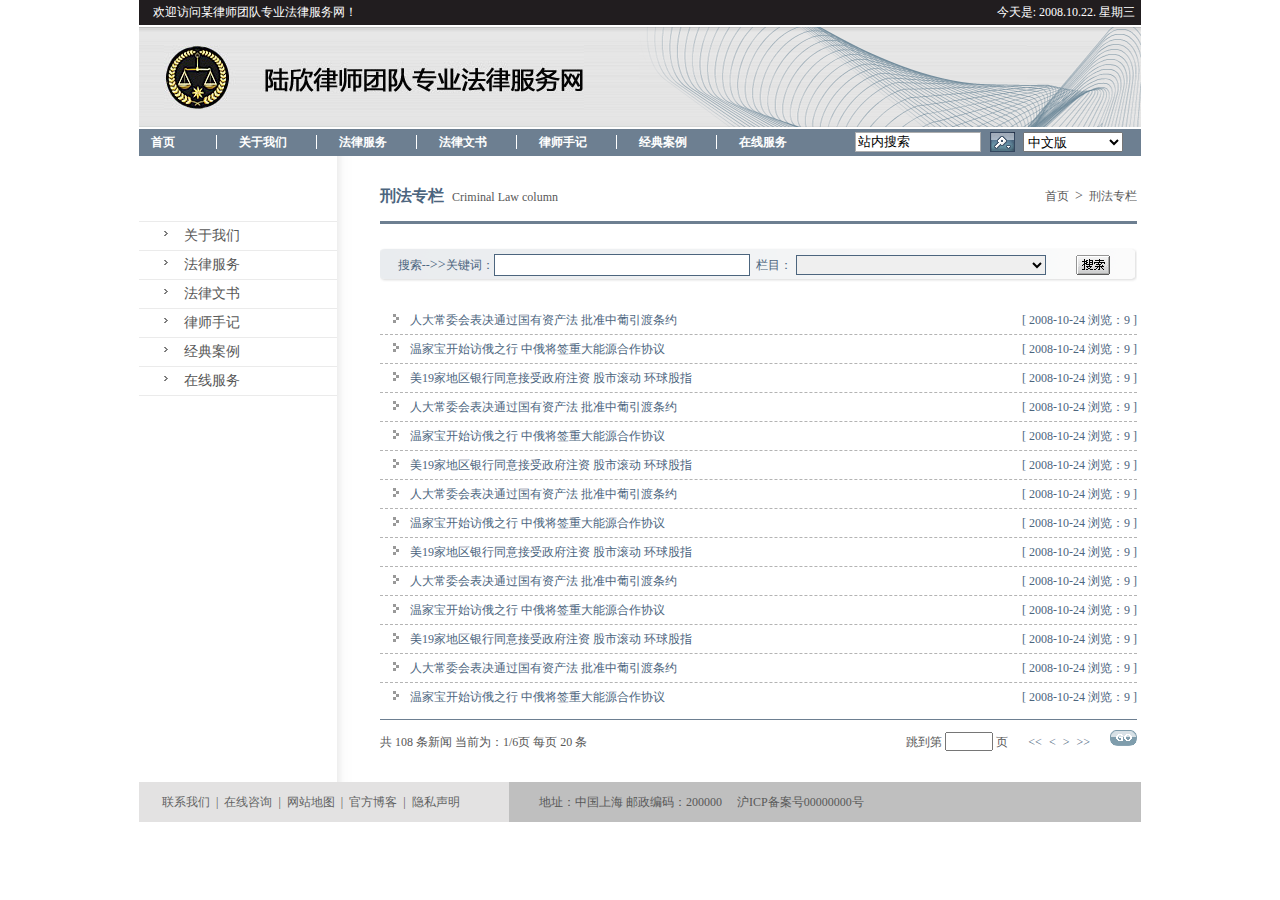
<file: php/work/htmldemo1/xingfa.html>
<!DOCTYPE HTML PUBLIC "-//W3C//DTD HTML 4.01 Transitional//EN" "http://www.w3.org/TR/html4/loose.dtd">
<html>
<head>
<meta http-equiv="Content-Type" content="text/html; charset=utf-8">
<title>CSS+DIV律师事务所整站全套模板 by mianfeimoban.com</title>
<link href="css/css.css" rel="stylesheet" type="text/css">
</head>
<script src="js/muen.js" type="text/javascript"></script>
<script src="js/nav.js" type="text/javascript"></script>
<body>
<div class="juzhong">
  <div class="top">
    <div class="top_top"><span style="float:left; margin-left:14px;">欢迎访问某律师团队专业法律服务网！ </span><span style="float:right; margin-right:6px;">今天是: 2008.10.22. 星期三</span>
      <div class="clear"></div>
    </div>
    <div class="logo_bg"><img src="images/logo.jpg" style="float:left; margin:18px 0 0 25px;"><img src="images/logo_bg2.gif" width="502" height="100"  style=" float:right;">
      <div class="clear"></div>
    </div>
    <div class="muen">
      <div class="subnav">
        <ul id="nuw">
          <li class="one"><a href="index.html">&nbsp;&nbsp;&nbsp;&nbsp;首页</a></li>
          <li  class="one"><a href="lvshijieshao.html">关于我们</a>
            <ul>
              <li><a href="lvshijieshao.html">律师介绍</a></li>
              <li><a href="lvsuojieshao.html">律所介绍</a></li>
              <li><a href="shoufeibiaozhun.html">收费标准</a></li>
            </ul>
          </li>
          <li class="one"><a href="jiaonidaguanshi.html">法律服务</a>
            <ul>
              <li><a href="jiaonidaguanshi.html">教您打官司</a></li>
              <li><a href="http://www.mianfeimoban.com">请律师指南</a></li>
              <li><a href="http://www.mianfeimoban.com">法律援助</a></li>
            </ul>
          </li>
          <li class="one"><a href="xingfa.html">法律文书</a>
            <ul>
              <li><a href="xingfa.html">刑法专栏</a></li>
              <li><a href="http://www.mianfeimoban.com">公司法专栏</a></li>
              <li><a href="http://www.mianfeimoban.com">婚姻法专栏</a></li>
              <li><a href="http://www.mianfeimoban.com">民商法专栏</a></li>
              <li><a href="http://www.mianfeimoban.com">房地产法专栏</a></li>
              <li><a href="http://www.mianfeimoban.com">知识产权专栏</a></li>
            </ul>
          </li>
          <li class="one"><a href="shouji.html">律师手记</a> </li>
          <li  class="one"><a href="anlie.html">经典案例</a>
            <ul>
              <li><a href="http://www.mianfeimoban.com">我们的法律服务好在哪里</a></li>
              <li><a href="anlie.html">经典案例</a></li>
              <li><a href="http://www.mianfeimoban.com">案例详解</a></li>
            </ul>
          </li>
          <li  class="one"><a href="zaixianfalv.html" style="background-image: none;">在线服务</a>
            <ul>
              <li><a href="zaixianfalv.html">在线法律咨询</a></li>
              <li><a href="http://www.mianfeimoban.com">办案进度查询</a></li>
            </ul>
          </li>
        </ul>
      </div>
      <div class="sousuo">
        <input name="" type="text"  class="input" value="站内搜索">
        <input name="Submit" type="image" id="Submit" value="提交" src="images/fangda.gif" style="float:left; margin:0 8px;">
        <select name="" class="select">
          <option>中文版</option>
          <option>英文版</option>
        </select>
      </div>
      <div class="clear"></div>
    </div>
  </div>
  <div class="main_2">
    <div class="left_2">
      <ul class="nav">
        <li id="bottom_none"><a href="#"  onclick="DoMenu('ChildMenu1')">关于我们</a>
          <ul id="ChildMenu1" class="collapsed">
            <li id="border_top"><a href="lvshijieshao.html">律师介绍</a></li>
            <li><a href="lvsuojieshao.html">律所介绍</a></li>
            <li><a href="shoufeibiaozhun.html">收费标准</a></li>
          </ul>
        </li>
        <li id="bottom_none"><a href="#" onClick="DoMenu('ChildMenu2')">法律服务</a>
          <ul id="ChildMenu2" class="collapsed">
            <li id="border_top"><a href="jiaonidaguanshi.html">教您打官司</a></li>
            <li><a href="http://www.mianfeimoban.com">请律师指南</a></li>
            <li><a href="http://www.mianfeimoban.com">法律援助</a></li>
          </ul>
        </li>
        <li id="bottom_none"><a href="#" onClick="DoMenu('ChildMenu3')">法律文书</a>
          <ul id="ChildMenu3" class="collapsed">
            <li id="border_top"><a href="xingfa.html">刑法专栏</a></li>
            <li><a href="http://www.mianfeimoban.com">公司法专栏</a></li>
            <li><a href="http://www.mianfeimoban.com">婚姻法专栏</a></li>
            <li><a href="http://www.mianfeimoban.com">民商法专栏</a></li>
            <li><a href="http://www.mianfeimoban.com">房地产法专栏</a></li>
            <li><a href="http://www.mianfeimoban.com">知识产权专栏</a></li>
          </ul>
        </li>
        <li id="bottom_none"><a href="shouji.html">律师手记</a></li>
        <li id="bottom_none"><a href="#" onClick="DoMenu('ChildMenu4')">经典案例</a>
          <ul id="ChildMenu4" class="collapsed">
            <li id="border_top"><a href="http://www.mianfeimoban.com">我们的法律服务好在哪里</a></li>
            <li><a href="anlie.html">经典案例</a></li>
            <li><a href="http://www.mianfeimoban.com">案例详解</a></li>
          </ul>
        </li>
        <li><a href="#" onClick="DoMenu('ChildMenu5')">在线服务</a>
          <ul id="ChildMenu5" class="collapsed">
            <li id="border_top"><a href="zaixianfalv.html">在线法律咨询</a></li>
            <li><a href="http://www.mianfeimoban.com">办案进度查询</a></li>
          </ul>
        </li>
      </ul>
      <div class="clear"></div>
    </div>
    <div class="right_2">
      <div class="right_nr">
        <div class="right_title"> <span style="float:left;"><strong>刑法专栏</strong>Criminal Law column</span> <span style="float:right;">首页<font>&gt;</font>刑法专栏 </span>
          <div class="clear"></div>
        </div>
        <div class="right_2_sousuobg">
          <table width="100%" border="0" cellspacing="0" cellpadding="0">
            <tr>
              <td width="15%" align="right">搜索--<font>&gt;&gt;</font>关键词：</td>
              <td width="34%">
                <input name="Input" type="text" class="sousuobg_input">
              </td>
              <td width="6%" align="center">栏目：</td>
              <td width="37%">
                <select name="select" class="sousuobg_search">
                  <option ></option>
                </select>
              </td>
              <td width="8%">
                <input name="Submit2" type="image" id="label" value="提交" src="images/anniu_sousuo.gif">
              </td>
            </tr>
          </table>
        </div>
        <div class="xingfa_nr">
          <ul>
            <li><a href="http://www.mianfeimoban.com">人大常委会表决通过国有资产法 批准中葡引渡条约</a><span>[ 2008-10-24 浏览：9 ]</span></li>
            <li><a href="http://www.mianfeimoban.com">温家宝开始访俄之行 中俄将签重大能源合作协议</a><span>[ 2008-10-24 浏览：9 ]</span></li>
            <li><a href="http://www.mianfeimoban.com">美19家地区银行同意接受政府注资 股市滚动 环球股指</a><span>[ 2008-10-24 浏览：9 ]</span></li>
            <li><a href="http://www.mianfeimoban.com">人大常委会表决通过国有资产法 批准中葡引渡条约</a><span>[ 2008-10-24 浏览：9 ]</span></li>
            <li><a href="http://www.mianfeimoban.com">温家宝开始访俄之行 中俄将签重大能源合作协议</a><span>[ 2008-10-24 浏览：9 ]</span></li>
            <li><a href="http://www.mianfeimoban.com">美19家地区银行同意接受政府注资 股市滚动 环球股指</a><span>[ 2008-10-24 浏览：9 ]</span></li>
            <li><a href="http://www.mianfeimoban.com">人大常委会表决通过国有资产法 批准中葡引渡条约</a><span>[ 2008-10-24 浏览：9 ]</span></li>
            <li><a href="http://www.mianfeimoban.com">温家宝开始访俄之行 中俄将签重大能源合作协议</a><span>[ 2008-10-24 浏览：9 ]</span></li>
            <li><a href="http://www.mianfeimoban.com">美19家地区银行同意接受政府注资 股市滚动 环球股指</a><span>[ 2008-10-24 浏览：9 ]</span></li>
            <li><a href="http://www.mianfeimoban.com">人大常委会表决通过国有资产法 批准中葡引渡条约</a><span>[ 2008-10-24 浏览：9 ]</span></li>
            <li><a href="http://www.mianfeimoban.com">温家宝开始访俄之行 中俄将签重大能源合作协议</a><span>[ 2008-10-24 浏览：9 ]</span></li>
            <li><a href="http://www.mianfeimoban.com">美19家地区银行同意接受政府注资 股市滚动 环球股指</a><span>[ 2008-10-24 浏览：9 ]</span></li>
            <li><a href="http://www.mianfeimoban.com">人大常委会表决通过国有资产法 批准中葡引渡条约</a><span>[ 2008-10-24 浏览：9 ]</span></li>
            <li id="bottom_none"><a href="http://www.mianfeimoban.com">温家宝开始访俄之行 中俄将签重大能源合作协议</a><span>[ 2008-10-24 浏览：9 ]</span></li>
          </ul>
          <div class="fangye">
            <div class="fanye_left">共 108 条新闻 当前为：1/6页 每页 20 条</div>
            <div class="fanye_right">跳到第
              <input name="" type="text"  class="fanye_input">
              页 <span style="margin:0 15px;"><a href="http://www.mianfeimoban.com">&lt;&lt;</a> <a href="http://www.mianfeimoban.com">&lt;</a> <a href="http://www.mianfeimoban.com">&gt;</a> <a href="http://www.mianfeimoban.com">&gt;&gt; </a></span>
              <input name="" type="image" src="images/go.gif">
            </div>
          </div>
        </div>
      </div>
    </div>
    <div class="clear"></div>
  </div>
  <div class="bottom">
    <div class="bottom_left"> <a href="http://www.mianfeimoban.com">联系我们</a> | <a href="http://www.mianfeimoban.com">在线咨询</a> | <a href="http://www.mianfeimoban.com">网站地图</a> | <a href="http://www.mianfeimoban.com">官方博客</a> | <a href="http://www.mianfeimoban.com">隐私声明</a> </div>
    <div class="bottom_right"> 地址：中国上海 邮政编码：200000 　沪ICP备案号00000000号 　</div>
  </div>
</div>
</body>
</html>
</file>
<file: css/css.css>
body {
	background: #ffffff;
	color:#1a1a1a;
	font-size:14px;
	line-height:166.6%;
	text-align:center
}
body,button,input,select {
	font-family:Microsoft YaHei,\\5FAE\8F6F\96C5\9ED1,verdana,sans-serif;
	zoom:1
}
button,h1,h2,input,select {
	font-size:100%
}
body,form,h1,h2,h3,img,li,p,ul {
	margin:0;
	padding:0;
	border:0
}
button,img,input,select {
	margin:0;
	line-height:normal
}
select {
	padding:1px
}
ul {
	list-style:none
}
button,button img,input,label,select {
	vertical-align:middle
}
aside,figcaption,figure,footer,header,hgroup,nav,section {
	display:block;
	margin:0;
	padding:0;
	border:none
}
a {
	text-decoration:none;
	color:#1a1a1a
}
a:hover {
	color:#1a1a1a
}
.fontWeight {
	font-weight:700
}
#remAutoLoginTxt,#styleConfText,.domain,.nouserselect {
	-moz-user-select:none;
	-webkit-user-select:none;
	user-select:none
}
.noscriptTitle {
	line-height:32px;
	font-size:24px;
	color:#d90000;
	padding:20px 0;
	font-weight:700;
	background:#fff
}
.noscriptLink {
	text-decoration:underline;
	color:#005590;
	font-size:14px;
	font-weight:400
}
.fontWeight {
	font-weight:700
}
.unvisi {
	visibility:hidden
}
.txt-suc {
	color:#22ac38
}
.txt-err {
	color:#e60012
}
.txt-yixin {
	color:#279c7b
}
#extText li,#mobtips_arr,#mobtips_close,.btn,.btn-moblogin,.headerIntro,.ico,.locationTestTitle,.locationTestTitleClose,.loginFormIpt,.servSelected,.themeCtrl a,.themeText li,.verify-input-line,.verSelected {
	background-image:url(https://mimg.127.net/index/126/img/2013/bg_v3.png)
}
#mobtips,#mobtips_arr,#mobtips_close,#whatAutologinTip,.domain,.footerLogo,.footerNav,.formIpt,.headerIntro,.headerLogo,.headerNav {
	position:absolute
}
.ico-uid {
	background-position:-169px -64px
}
.ico-pwd,.ico-uid {
	width:14px;
	height:16px
}
.ico-pwd {
	background-position:-193px -64px
}
.ico-miniAlert {
	margin-right:3px;
	display:inline-block;
	width:14px;
	height:14px;
	background-position:-132px -112px;
	vertical-align:top
}
.ico-arr {
	display:inline-block;
	width:7px;
	height:12px;
	vertical-align:baseline;
	background-position:-160px -112px
}
.ico-arr-d {
	background-position:-160px -110px
}
.ico-arr-d-focus,.loginFormConf a:hover .ico-arr-d {
	background-position:-176px -110px
}
*+html .ico-arr-d {
	background-position:-160px -112px
}
*+html .ico-arr-d-focus,*+html .loginFormConf a:hover .ico-arr-d {
	background-position:-176px -112px
}
.ico-new {
	display:block;
	width:19px;
	height:12px;
	background:url("https://mimg.127.net/index/lib/img/new.png") no-repeat
}
.header {
	width:1000px;
	height:64px;
	position:relative;
	margin:0 auto;
	z-index:2;
	overflow:hidden
}
.headerLogo {
	top:17px;
	left:50px
}
.headerTitle {
	position:relative;
	left:100px;
	text-align:left;
	top: 30%;
	font-size: 30px;
	color: #4e90e2;
	height:64px;
	margin:0 auto;
}
.headerIntro {
	height:28px;
	width:160px;
	display:block;
	background-position:0 -64px;
	top:17px;
	left:194px
}
.headerNav {
	top:21px;
	right:100px;
	text-align:right;
	color:#cfd0d0
}
.headerNav a {
	padding-left:13px;
	display:inline-block
}
.headerNav .last {
	padding-left:0
}
.main {
	height:600px;
	background:url("../image/ic_main_back.jpg")repeat;
    background-repeat: repeat-x;
	position:relative;
	min-width:100%;
}
.main-inner-iframe {
	border:0;
	width:100%;
	height:600px;
	overflow:hidden
}
#mainCnt {
	width:100%;
	clear:both;
	background-repeat:no-repeat;
	background-position:top
}
#mainCnt,#theme {
	height:600px;
	position:relative
}
.mainTheme {
	height:600px;
	margin-bottom: 200px;
}
#theme {
	margin:0 auto;
	width:1000px;
	overflow:hidden
}
.themeLink {
	height:274px;
	width:430px;
	display:block;
	outline:0
}
.themeText {
	margin-left:26px
}
.themeText li {
	line-height:22px;
	-line-height:24px;
	height:24px;
	color:#858686;
	text-indent:12px;
	background-position:-756px -72px;
	background-repeat:no-repeat
}
.themeText li a {
	color:#005590;
	text-decoration:underline
}
.login {
	width:295px;
	height:460px;
	padding:13px 14px 15px;
	top:56px;
	left:50%;
	margin-left:90px;
	text-align:left;
	position:absolute;
	z-index:2;
	background:url(https://mimg.127.net/index/126/img/2013/login_v4.png) no-repeat;
	-background-image:url(https://mimg.127.net/index/126/img/2013/login_ie6_v4.png)
}
.unishadow {
	box-shadow:0 1px 3px 0 rgba(0,0,0,.2);
	-webkit-box-shadow:0 1px 3px 0 rgba(0,0,0,.2);
	-moz-box-shadow:0 1px 3px 0 rgba(0,0,0,.2)
}
.loginFunc {
	width:100%;
	height:47px;
	overflow:hidden;
	clear:both
}
.loginFuncApp,.loginFuncNormal {
	width:148px;
	height:100%;
	overflow:hidden;
	position:relative;
	line-height:46px;
	float:left;
	font-size:14px;
	text-align:center;
	+line-height:48px;
	color:#626262;
	cursor:pointer
}
.loginFuncApp {
	padding-left:15px;
	width:132px;
	border-right:none;
	background:url("https://mimg.127.net/index/lib/img/icon_code.png") 28px 17px no-repeat
}
.tab-2 {
	background-position:-323px 0
}
.tab-1 #appLoginTab,.tab-2 #normalLoginTab,.tab-22 #extVerSelect {
	display:block
}
.tab-1 #normalLoginTab,.tab-2 #appLoginTab,.tab-22 #extText {
	display:none
}
.loginForm {
	position:relative;
	padding-top:40px
}
#login126 {
	height:310px
}
.loginFormIpt {
	position:relative;
	width:240px;
	height:42px;
	line-height:42px;
	margin:0 0 20px 25px;
	padding-right:5px;
	clear:both;
	background-position:0 -352px;
	z-index:2
}
.loginFormIpt .ico {
	position:absolute;
	left:9px;
	top:13px;
	z-index:1
}
.loginFormIpt-focus {
	box-shadow:0 0 5px rgba(40,195,15,.5)
}
.loginFormIpt-focus .placeholder {
	color:#c9c9c9
}
.loginFormBtn {
	position:relative;
	width:245px;
	height:38px;
	margin:18px 0 0 25px
}
.formIpt {
	width:205px;
	padding:9px 0 10px;
	ime-mode:disabled;
	height:21px;
	top:1px;
	left:28px;
	color:#333;
	font-size:14px;
	font-weight:700;
	border:none;
	font-family:verdana;
	line-height:21px;
	background:transparent!important
}
.formIpt:focus {
	outline:0
}
.showPlaceholder .placeholder {
	visibility:visible;
	cursor:text
}
.placeholder {
	color:#c9c9c9;
	font-size:14px;
	position:absolute;
	left:30px;
	top:14px;
	line-height:14px;
	visibility:hidden;
	background:none
}
.domain {
	padding-left:5px;
	width:75px;
	height:33px;
	line-height:33px;
	color:#616161;
	font-size:14px;
	overflow:hidden;
	display:block;
	right:8px;
	top:4px;
	white-space:nowrap
}
#idInput {
	width:135px
}
#idInput::-ms-clear {
	display:none
}
#idInputTest {
	visibility:hidden;
	position:absolute;
	font-size:14px;
	font-weight:700
}
.loginFormCheck {
	height:14px;
	line-height:14px;
	color:#555;
	margin-left:25px;
	clear:both;
	width:245px;
	position:relative;
	z-index:1
}
.loginFormCheckInner {
	line-height:13px;
	width:150px;
	float:left;
	position:relative
}
.forgetPwdLine {
	text-align:right
}
#capsLockHint {
	position:absolute;
	top:42px;
	left:0;
	padding:4px 8px;
	line-height:12px;
	background-color:#ffc;
	border:1px solid #d7d7d7;
	color:#555
}
#remAutoLogin {
	visibility:hidden;
	position:absolute;
	left:0
}
.ico-checkbox {
	display:inline-block;
	width:13px;
	height:13px;
	background-position:-40px -160px;
	vertical-align:middle;
	cursor:pointer
}
.autoLogin-checked .ico-checkbox {
	background-position:-40px -180px
}
#remAutoLoginTxt,.forgetPwd {
	color:#848585
}
#remAutoLoginTxt:hover,.forgetPwd:hover {
	color:#626262
}
.loginFormCbx {
	width:13px;
	height:13px;
	padding:0;
	overflow:hidden;
	margin:0
}
#whatAutologinTip {
	z-index:9;
	width:180px;
	height:36px;
	background-color:#fffde4;
	border:1px solid #dfb86d;
	left:0;
	top:16px;
	text-align:left;
	padding:5px 10px;
	line-height:18px;
	color:#dc9632;
	display:none;
	border-radius:4px
}
.btn {
	width:110px;
	height:38px;
	float:left;
	text-align:center;
	cursor:pointer;
	border:0;
	padding:0;
	font-weight:700;
	font-size:14px;
	display:inline-block;
	vertical-align:baseline;
	line-height:38px;
	outline:0;
	background-color:transparent
}
.btn-main {
	color:#fff;
	box-shadow:0 2px 5px rgba(0,94,21,.3)
}
.btn-side {
	color:#5c7a5c;
	box-shadow:0 2px 5px rgba(0,0,0,.1)
}
.btn-login {
	background-position:0 -208px
}
.btn-login-hover {
	background-position:0 -256px
}
.btn-login-active {
	background-position:0 -304px;
	color:#b1dab9
}
.btn-reg {
	background-position:-117px -208px;
	float:right
}
.btn-reg-hover {
	background-position:-117px -256px;
	color:#279c3b
}
.btn-reg-active {
	background-position:-117px -304px;
	color:#5c7a5c
}
.btn-cancel {
	width:124px;
	background-position:-160px -565px
}
.btn-cancel-hover {
	background-position:-160px -613px;
	color:#279c3b
}
.btn-cancel-active {
	background-position:-160px -661px;
	color:#5c7a5c
}
.loginFormConf {
	height:14px;
	line-height:14px;
	margin-left:25px;
	margin-top:18px;
	clear:both;
	width:245px;
	position:relative;
	color:#848585;
	z-index:1
}
.loginFormVer {
	float:left;
	width:160px
}
.loginFormService {
	float:right;
	text-align:right
}
.loginFormVerList {
	width:140px;
	position:absolute;
	padding:1px;
	background:#fff;
	border:1px solid #b7c2c9;
	top:-5px;
	top:-4px\9;
	left:33px;
	display:none
}
.loginFormVerList li a {
	height:22px;
	line-height:22px;
	width:140px;
	overflow:hidden;
	color:#848585;
	display:block;
	text-indent:22px
}
.loginFormVerList li a:hover {
	background-color:#eff5eb
}
.loginFormVerList li a.verSelected {
	color:#5aa869;
	background-position:-250px -58px;
	background-repeat:no-repeat
}
.mailApp {
	margin:30px 0 0 20px
}
.mailApp-logo {
	display:block;
	width:256px;
	height:34px;
	background:url("https://mimg.127.net/index/lib/img/mailapp_logo_141212.png") no-repeat;
	_background-image:url("https://mimg.127.net/index/lib/img/mailapp_logo_141212.jpg")
}
#extVerSelect {
	display:none
}
.ext {
	padding:11px 55px 0 25px;
	height:38px;
	overflow:hidden
}
#extText {
	line-height:20px
}
#extText li {
	padding-left:7px;
	background-position:-240px -118px;
	background-repeat:no-repeat
}
#extText li a {
	color:#9eb89e
}
#extText li a:hover {
	color:#5aa869
}
#extVerSelect {
	line-height:40px;
	font-size:12px;
	font-weight:700
}
#extVerSelect a {
	color:#005590;
	text-decoration:underline
}
.tab-2 .ico-mob {
	top:12px;
	width:13px;
	height:18px;
	background-position:-220px -64px
}
.footer {
	height:65px;
	margin:0 auto
}
.footer-inner {
	width:1200px;
	height:63px;
	overflow:visible;
	margin:0 auto;
	color:#848585;
	position:relative
}
.footerLogo {
	top:24px;
	left:35px
}
.footerNav {
	 top:25px;
 }
.footerNav a {
	margin-right:12px
}
.copyright {
	margin:0 12px
}
.certification {
	position:absolute;
	top:47px;
	left:341px;
	color:#959595
}
.certification .icp {
	padding-right:16px
}
.noscriptTitle {
	line-height:32px;
	font-size:24px;
	color:#d90000;
	padding-top:60px;
	font-weight:700;
	background:#fff
}
.noscriptLink {
	text-decoration:underline;
	color:#005590;
	font-size:14px
}
#mobtips {
	height:18px;
	border:1px solid #c6c6a8;
	top:41px;
	left:30px;
	line-height:18px;
	background:#ffffe1;
	padding-left:6px;
	padding-right:20px;
	display:none;
	color:#565656;
	zoom:1
}
#mobtips_arr {
	width:9px;
	height:9px;
	background-position:-684px -72px;
	top:-5px;
	left:15px
}
#mobtips_close {
	background-position:-715px -68px;
	top:2px;
	width:16px;
	height:14px;
	right:0
}
#mobtips em {
	font-style:normal;
	color:#328721
}
#mobtips a {
	text-decoration:underline;
	color:#005590
}
.mask {
	position:absolute;
	left:0;
	top:0;
	width:100%;
	height:100%;
	background:#000;
	filter:alpha(opacity=30);
	-moz-opacity:.3;
	opacity:.3;
	z-index:998
}
.enhttp .bottomborder,.enhttp .cldenhttp,.enhttp .ct,.enhttp .ct .inner .httplogin,.enhttp .topborder {
	background-color:transparent;
	background-repeat:no-repeat;
	text-decoration:none
}
.enhttp {
	width:420px;
	height:270px;
	position:absolute;
	z-index:999;
	overflow:hidden;
	top:0;
	left:50%;
	margin-left:-210px;
	top:50%;
	margin-top:-135px
}
.enhttp .topborder {
	background-position:0 -108px
}
.enhttp .bottomborder,.enhttp .topborder {
	width:418px;
	height:2px;
	font-size:1px;
	overflow:hidden;
	margin:0 auto
}
.enhttp .bottomborder {
	background-position:0 -110px
}
.enhttp .ct {
	width:418px;
	height:266px;
	background-position:0 -134px;
	background-color:#fff;
	border-left:1px solid #82aecd;
	border-right:1px solid #82aecd;
	position:relative;
	overflow:hidden
}
.enhttp .ct .inner {
	padding-top:40px;
	margin:0 auto;
	text-align:left
}
.enhttp .ct .inner p {
	font-size:14px
}
.enhttp .ct .inner .txt-tips {
	color:#737373;
	line-height:30px;
	width:325px;
	margin-left:46px;
	display:inline
}
.enhttp .ct .inner .txt-normal {
	line-height:30px;
	width:325px;
	margin:10px 0 0 46px
}
.enhttp .ct .inner .httplogin {
	font-size:14px;
	height:34px;
	width:120px;
	display:block;
	background-position:-432px -108px;
	line-height:34px;
	text-align:center;
	color:#fff;
	font-weight:700;
	background-color:#3486cc
}
.enhttp .ct .inner .txt-line {
	width:325px;
	margin-left:46px;
	background:#b6cad9;
	height:1px;
	overflow:hidden;
	font-size:1px;
	margin-top:24px
}
.enhttp .ct .inner .txt-advice {
	line-height:60px;
	width:325px;
	color:#8d8d8d;
	margin-left:46px
}
.enhttp .ct .inner .txt-advicelink {
	margin-left:20px;
	font-size:14px
}
.enhttp .cldenhttp {
	height:22px;
	width:22px;
	overflow:hidden;
	position:absolute;
	right:8px;
	top:6px;
	background-position:0 -112px;
	text-indent:-9999px
}
.enhttp .cldenhttp:hover {
	background-position:-22px -112px
}
.enhttp .enhttpbox {
	position:absolute;
	z-index:2;
	left:0
}
.enhttp .httploginframe {
	width:100%;
	height:200px;
	position:absolute;
	top:2px;
	z-index:1;
	left:0
}
#locationTest {
	position:absolute;
	width:255px;
	top:-2px;
	left:0;
	height:88px;
	background:#fff;
	border:1px solid #b7c2c9;
	margin-bottom:200px;
	height:79px;
	overflow:hidden;
	display:none
}
.locationTestTitle {
	width:255px;
	height:26px;
	line-height:26px;
	position:relative;
	color:#555;
	text-indent:10px;
	background-position:0 -10px;
	border-bottom:1px solid #f1f3f5
}
.locationTestTitle h3 {
	font-size:12px
}
.locationTestTitleClose {
	height:8px;
	width:8px;
	overflow:hidden;
	display:block;
	position:absolute;
	right:6px;
	top:7px;
	background-position:-224px -112px
}
.locationTestTitleClose:hover {
	background-position:-208px -112px
}
.locationTestEach {
	display:inline-block;
	width:5em;
	font-family:verdana;
	color:#848585
}
.locationTestList li {
	padding:2px;
	float:left;
	display:inline-block
}
.locationTestList .servSelected {
	background-position:-248px -50px;
	background-repeat:no-repeat
}
.locationTestList li a {
	height:38px;
	width:80px;
	display:block;
	line-height:16px;
	padding-top:10px;
	overflow:hidden;
	text-align:center;
	color:#000
}
.locationTestList li a:hover {
	background-color:#eef3f8
}
#selectLocation {
	text-align:center
}
#locationTestCur {
	width:3em
}
#selectLocationTipsDone {
	display:none
}
.locationTestBest {
	display:none;
	color:green
}
.locationChoose {
	text-decoration:underline;
	color:#005590
}
.themeCtrl {
	position:absolute;
	right:50%;
	bottom:12px;
	margin-right:-405px;
	text-align:right
}
.themeCtrl a {
	float:left;
	display:inline
}
#musicLink,#nextTheme,#prevTheme {
	width:25px;
	height:25px;
	margin-right:7px;
	display:none
}
#musicLink {
	background-position:-161px -457px
}
#musicLink:hover {
	background-position:-161px -492px
}
#prevTheme {
	background-position:0 -457px
}
#prevTheme:hover {
	background-position:0 -492px
}
#nextTheme {
	margin-right:0;
	background-position:-35px -457px
}
#nextTheme:hover {
	background-position:-35px -492px
}
#scoreIndex {
	margin:1px 10px 0 0;
	width:73px;
	height:24px;
	background-position:-70px -457px;
	font-size:12px;
	color:#fff;
	line-height:24px;
	text-align:center;
	display:none
}
#scoreIndex:hover {
	background-position:-70px -492px
}
#scoreIndexPop {
	left:50%;
	top:50%;
	margin-left:-231px;
	margin-top:-115px;
	position:absolute;
	z-index:999;
	overflow:hidden;
	display:none;
	background:#fff
}
#scoreIndexPop,#scoreIndexPopIfm {
	width:462px;
	height:229px
}
#musicLink,#musicLink:hover,#nextTheme,#nextTheme:hover,#prevTheme,#prevTheme:hover,#scoreIndex,#scoreIndex:hover {
	-height:24px;
	-background-position-y:-527px
}
.error-tt p,.layer-arrow,.layer-ft,.layer-hd,.layer-mid {
	background-image:url("https://mimg.127.net/index/163/img/2013/error_bg.png");
	_background-image:url("https://mimg.127.net/index/163/img/2013/error_bg_ie6.png")
}
.layer {
	position:absolute;
	width:347px;
	top:0;
	left:50%;
	margin-left:-265px;
	color:#434343;
	text-align:left;
	z-index:1000;
	display:none
}
.layer.bubbleLayer-show {
	display:block;
	-webkit-animation:shake .6s ease-in-out .3s;
	-moz-animation:shake .6s ease-in-out .3s;
	-o-animation:shake .6s ease-in-out .3s;
	animation:shake .6s ease-in-out .3s
}
.layer-ft,.layer-hd {
	overflow:hidden;
	font-size:0;
	line-height:0
}
.layer-hd {
	height:8px;
	background-position:-10px 0
}
.layer-ft,.layer-hd {
	background-repeat:no-repeat
}
.layer-ft {
	height:10px;
	background-position:-10px -8px
}
.layer-mid {
	padding:5px 20px 7px;
	background-position:-357px 0;
	background-repeat:repeat-y
}
.layer-arrow {
	position:absolute;
	top:35px;
	right:-6px;
	width:10px;
	height:19px;
	background-position:0 0;
	background-repeat:no-repeat
}
.layer .error-tt a {
	color:#5b8cca;
	font-family:simsun
}
.layer .error-tt p {
	padding:10px 10px 8px 50px;
	line-height:22px;
	font-weight:700;
	font-size:14px;
	background-position:-714px -4px;
	background-repeat:no-repeat
}
.layer .error-detail {
	margin-top:2px;
	padding:8px 12px 5px;
	color:#7d7d7d;
	line-height:18px;
	border-top:1px solid #e1e1e1
}
.layer .error-detail a {
	color:#4e90e2;
	text-decoration:underline
}
@-webkit-keyframes shake {
	0% {
	margin-left:-265px
}
25% {
	margin-left:-262px
}
50% {
	margin-left:-265px
}
75% {
	margin-left:-262px
}
to {
	margin-left:-265px
}
}@-moz-keyframes shake {
	0% {
	margin-left:-265px
}
25% {
	margin-left:-262px
}
50% {
	margin-left:-265px
}
75% {
	margin-left:-262px
}
to {
	margin-left:-265px
}
}@-o-keyframes shake {
	0% {
	margin-left:-265px
}
25% {
	margin-left:-262px
}
50% {
	margin-left:-265px
}
75% {
	margin-left:-262px
}
to {
	margin-left:-265px
}
}@keyframes shake {
	0% {
	margin-left:-265px
}
25% {
	margin-left:-262px
}
50% {
	margin-left:-265px
}
75% {
	margin-left:-262px
}
to {
	margin-left:-265px
}
}#mainMask {
	position:absolute;
	top:0;
	left:0;
	width:100%;
	height:600px;
	background:#000;
	opacity:.2;
	filter:alpha(opacity=20);
	z-index:2
}
#appLoginTab {
	font-size:16px;
	color:#626262;
	text-align:center;
	position:relative;
	overflow:hidden
}
#appLoginTab h3 {
	padding-top:20px;
	font-weight:400;
	line-height:35px
}
#appCodeWrap {
	margin-top:30px;
	height:150px;
	position:relative
}
#appCode {
	padding:2px;
	background:#fff;
	box-shadow:0 0 5px rgba(0,0,0,.3)
}
#appCodeBox,.appCode-example {
	-webkit-transition:all .5s ease-in-out;
	-moz-transition:all .5s ease-in-out;
	-o-transition:all .5s ease-in-out;
	-ms-transition:all .5s ease-in-out;
	transition:all .5s ease-in-out
}
#appCodeBox {
	position:relative;
	left:0;
	width:100%
}
#appLoginTab .hover #appCodeBox {
	left:-66px
}
#appCodeLoading {
	position:absolute;
	top:60px;
	left:140px
}
.appCode-example {
	position:absolute;
	top:-20px;
	right:5px;
	opacity:0;
	filter:alpha(opacity=0);
	width:140px;
	height:175px
}
#appLoginTab .hover .appCode-example {
	opacity:1;
	filter:alpha(opacity=100)
}
#appCodeRefresh {
	position:absolute;
	top:0;
	left:80px;
	width:134px;
	height:134px;
	cursor:pointer
}
#appLoginTxt {
	height:12px;
	line-height:12px;
	font-size:12px
}
.appLogin-hint {
	margin:5px auto 0;
	width:190px;
	text-align:center;
	font-size:12px;
	line-height:22px;
	background:#74b9f4;
	background:rgba(117,187,245,.8);
	color:#fff;
	border-radius:20px
}
.appLoginlink {
	padding-top:30px;
	font-size:13px;
	line-height:16px
}
.appLoginlink var {
	color:#e0e0e0;
	margin:0 10px;
	font-family:verdana
}
.appLoginlink a {
	color:#4ea9f6
}
.appLoginlink a:hover {
	color:#4ea9f6;
	text-decoration:underline
}
#howToUseApp:hover {
	color:#67bdff;
	text-decoration:none
}
.appCode-mask {
	height:100%;
	background:#000;
	opacity:.7;
	filter:alpha(opacity=70)
}
.appCode-wrap {
	position:absolute;
	top:0;
	left:0;
	width:100%;
	padding-top:44px;
	text-align:center;
	color:#fff;
	line-height:26px
}
.appLogin-scanSuc {
	margin:0 auto;
	width:230px;
	height:210px
}
#appLoginScan {
	padding-top:20px
}
#appLoginRestart {
	color:#5b8cca;
	font-size:14px
}
.appLogin-scantxt {
	margin-top:10px;
	line-height:40px;
	font-weight:700
}
.layer ol {
	list-style:none
}
.layer li,.layer ol {
	margin:0;
	padding:0
}
.layer em {
	font-style:normal
}
.loginForm {
	height:413px;
	padding:0
}
.login-form-mask,.loginWrap {
	position:absolute;
	top:0;
	right:0
}
.login-form-mask {
	width:295px;
	height:413px;
	color:#555;
	font-size:14px;
	text-align:center;
	background:#fff;
	filter:alpha(opacity=80);
	z-index:2
}
:root .login-form-mask {
	background:hsla(0,0%,100%,.8)
}
.login-form-mask a {
	color:#5b8cca
}
.login-form-mask-loading,.login-form-mask-login,.login-form-mask-timeout {
	padding-top:190px
}
.login-form-mask-loading i {
	display:inline-block;
	*display:inline;
	*zoom:1;
	width:16px;
	height:16px;
	background:url(https://mimg.127.net/index/lib/img/loading_s.gif) 50% no-repeat;
	vertical-align:middle
}
.loginFormConf {
	position:absolute;
	top:252px;
	right:25px;
	margin:0
}
.loginFormCbx {
	margin-bottom:2px
}
.loginNetWork {
	position:absolute;
	top:265px;
	right:25px
}
#locationTest {
	top:251px;
	right:25px;
	left:auto;
	display:block;
	margin:0;
	z-index:1
}
.mailApp {
	position:absolute;
	top:296px;
	right:19px;
	margin:0
}
.mailApp-logo {
	height:35px;
	background:none
}
.ext {
	position:absolute;
	top:361px;
	right:0;
	width:245px;
	padding:0 25px
}
.preventIE6TipMask {
	position:absolute;
	top:0;
	left:0;
	width:100%;
	height:100%;
	background:#000;
	opacity:.6;
	filter:alpha(opacity=60);
	z-index:999
}
.preventIE6Tip {
	position:absolute;
	top:50%;
	left:50%;
	margin:-80px 0 0 -296px;
	width:592px;
	height:160px;
	text-align:left;
	z-index:1000
}
.preventIE6Tip p {
	padding:60px 50px 0 136px;
	font-size:16px;
	font-family:\\5B8B\4F53,Arial,serif;
	color:#d90000
}
.footerNav {
	top:40px;
	right:auto;
	left:220px
}
.certification {
	right:auto;
	left:220px;
	top:62px
}
.certification .icp {
	padding-right:0;
	margin-left:12px
}
.loginFormService .u-checkbox {
	width:13px;
	height:13px;
	background:url(https://mimg.127.net/index/163/img/2013/bg_v3.png) -40px -160px no-repeat;
	border:0;
	display:inline-block;
	vertical-align:middle
}
.loginFormService .u-checkbox-select {
	background-position:-40px -180px
}
.loginFormService label {
	cursor:pointer
}
.login-dashi-text {
	font-size:14px
}
.appLogin-extend {
	width:231px;
	margin:20px auto
}
.appLogin-extend-aside {
	float:left
}
.appLogin-extend-main {
	overflow:hidden;
	font-size:14px;
	text-align:left;
	padding-left:11px
}
.appLogin-extend-main .appLogin-extend-text1 {
	font-size:12px;
	color:#949494
}
.appLogin-extend-main a {
	font-size:12px;
	color:#4ea9f6;
	cursor:pointer
}
.appLogin-extend-main a:hover {
	text-decoration:underline
}
.appLoginWaitInner {
	padding-top:6px
}
.loginBlockForm {

}
.loginBlockForm input {
	min-width:80%;
	margin-left: 10%;
}
</file>
<file: php/work/managerdemo3/css/morris.css>
.morris-hover{position:absolute;z-index:1000;}.morris-hover.morris-default-style{border-radius:10px;padding:6px;color:#666;background:rgba(255, 255, 255, 0.8);border:solid 2px rgba(230, 230, 230, 0.8);font-family:sans-serif;font-size:12px;text-align:center;}.morris-hover.morris-default-style .morris-hover-row-label{font-weight:bold;margin:0.25em 0;}
.morris-hover.morris-default-style .morris-hover-point{white-space:nowrap;margin:0.1em 0;}
</file>
<file: php/work/managerdemo3/css/datepicker.css>
div.datepicker {
	position: relative;
	font-family: Arial, Helvetica, sans-serif;
	font-size: 12px;
	width: 196px;
	height: 147px;
	position: absolute;
	cursor: default;
	top: 0;
	left: 0;
	display: none;
}
.datepickerContainer {
	background: #121212;
	position: absolute;
	top: 10px;
	left: 10px;
}
.datepickerBorderT {
	position: absolute;
	left: 10px;
	top: 0;
	right: 10px;
	height: 10px;
	/*background: url(../images/datepicker_t.png);*/
}
.datepickerBorderB {
	position: absolute;
	left: 10px;
	bottom: 0;
	right: 10px;
	height: 10px;
	/*background: url(../images/datepicker_b.png);*/
}
.datepickerBorderL {
	position: absolute;
	left: 0;
	bottom: 10px;
	top: 10px;
	width: 10px;
	/*background: url(../images/datepicker_l.png);*/
}
.datepickerBorderR {
	position: absolute;
	right: 0;
	bottom: 10px;
	top: 10px;
	width: 10px;
	/*background: url(../images/datepicker_r.png);*/
}
.datepickerBorderTL {
	position: absolute;
	top: 0;
	left: 0;
	width: 10px;
	height: 10px;
	/*background: url(../images/datepicker_tl.png);*/
}
.datepickerBorderTR {
	position: absolute;
	top: 0;
	right: 0;
	width: 10px;
	height: 10px;
	/*background: url(../images/datepicker_tr.png);*/
}
.datepickerBorderBL {
	position: absolute;
	bottom: 0;
	left: 0;
	width: 10px;
	height: 10px;
	/*background: url(../images/datepicker_bl.png);*/
}
.datepickerBorderBR {
	position: absolute;
	bottom: 0;
	right: 0;
	width: 10px;
	height: 10px;
	/*background: url(../images/datepicker_br.png);*/
}
.datepickerHidden {
	display: none;
}
div.datepicker table {
	border-collapse:collapse;
}
div.datepicker a {
	color: #eee;
	text-decoration: none;
	cursor: default;
	outline: none;
}
div.datepicker table td {
	text-align: right;
	padding: 0;
	margin: 0;
}
div.datepicker th {
	text-align: center;
	color: #999;
	font-weight: normal;
}
div.datepicker tbody th {
	text-align: left;
}
div.datepicker tbody a {
	display: block;
}
.datepickerDays a {
	width: 20px;
	line-height: 16px;
	height: 16px;
	padding-right: 2px;
}
.datepickerYears a,
.datepickerMonths a{
	width: 44px;
	line-height: 36px;
	height: 36px;
	text-align: center;
}
td.datepickerNotInMonth a {
	color: #666;
}
tbody.datepickerDays td.datepickerSelected{
	background: #136A9F;
}
tbody.datepickerDays td.datepickerNotInMonth.datepickerSelected {
	background: #17384d;
}
tbody.datepickerYears td.datepickerSelected,
tbody.datepickerMonths td.datepickerSelected{
	background: #17384d;
}
div.datepicker a:hover,
div.datepicker a:hover {
	color: #88c5eb;
}
div.datepicker td.datepickerNotInMonth a:hover {
	color: #999;
}
div.datepicker tbody th {
	text-align: left;
}
.datepickerSpace div {
	width: 20px;
}
.datepickerGoNext a,
.datepickerGoPrev a,
.datepickerMonth a {
	text-align: center;
	height: 20px;
	line-height: 20px;
}
.datepickerGoNext a {
	float: right;
	width: 20px;
}
.datepickerGoPrev a {
	float: left;
	width: 20px;
}
table.datepickerViewDays tbody.datepickerMonths,
table.datepickerViewDays tbody.datepickerYears {
	display: none;
}
table.datepickerViewMonths tbody.datepickerDays,
table.datepickerViewMonths tbody.datepickerYears,
table.datepickerViewMonths tr.datepickerDoW {
	display: none;
}
table.datepickerViewYears tbody.datepickerDays,
table.datepickerViewYears tbody.datepickerMonths,
table.datepickerViewYears tr.datepickerDoW {
	display: none;
}
td.datepickerDisabled a,
td.datepickerDisabled.datepickerNotInMonth a{
	color: #333;
}
td.datepickerDisabled a:hover {
	color: #333;
}
td.datepickerSpecial a {
	background: #700;
}
td.datepickerSpecial.datepickerSelected a {
	background: #a00;
}
</file>
<file: php/work/htmldemo1/css/css.css>
/*头部开始*/
body{
	margin:0px;
	padding:0px;
	color:#585858;
	font-size:12px;
	font-family: "宋体";
	line-height:25px;
}
.clear{
	clear:both;
}
.juzhong{
	margin:0 auto;
	width:1002px;
	overflow:hidden;
}
.top{
	width:1002px;
}
.top_top{
	width:100%;
	background:#211d1f;
	line-height:25px;
	color:#fff;
}
.logo_bg{
	background-image: url(../images/logo_bg.gif);
	background-repeat: repeat-x;
	height:100px;
	width:100%;
	margin:2px 0;
}


ul{
	margin: 0;
	padding: 0;
	list-style-type: none;
}
.subnav ul .one{
	width:100px;
}
.subnav ul li{
	background:#6d7f91;
	width:100px;
	line-height:27px;
	height:27px;
	position:relative;
	float:left;
	display:inline;
	font-size:12px;
	font-weight: bold;
	z-index:1;
}
.subnav ul li a{
	color:#fff;
	display:block;
	text-decoration: none;
	background-image: url(../images/1.gif);
	background-repeat: no-repeat;
	background-position:77px 6px;
}
.subnav ul li a:hover{
	color:#fffebe;
}
.subnav li ul{
	display:none;
	position: absolute;
	left: 0px; 
	top:27px;
	z-index:1;
}
.subnav li ul li{
	border-TOP: none;
	border-bottom: solid 1px #6d7f91;
	border-right: solid 1px #6d7f91;
	border-left: solid 1px #6d7f91;
	width:150px;
	display:block;
	float:left;
	left:-23px;
	padding-left:23px;
	background-color: #E9EBED;
}
.subnav li ul li a{
	width:150px;
	display:block;
	float:left;
	color:#7E8E9E;
	background-image: none;
}
.subnav ul li:hover ul,.subnav ul li.over ul{
	display:block;
	color:#667788;
}
.subnav li ul li a:hover{
	color:#44515B;
}
.subnav{
	float:left;
	width:700px;
}
.sousuo{
	float:right;
	padding:3px 18px 0 0;
}
.muen{
	font-size:14px;
	width:100%;
	background:#6d7f91;
}
.input{
	width:120px;
	height:16px;
	border: solid 1px #aeaeae;
	float:left;
}
.select{
	float:left;
	width:100px;
	height:20px;
	
}

/*头部结束*/




/*中间开始*/
.main{
	width:100%;
	margin:20px 0 20px 0;
}
.banner{
	margin-bottom:13px;

}
.left{
	float:left;
	width:685px;
}
.zaixian{
	width:362px;
	margin-right:8px;
	float:left;
}
.title_top{
	border-bottom: solid 1px #bfbfbf;
}
.title{
	width:88px;
	height:20px;
	line-height:20px;
	background:#e0e0e0;
	text-align: center;
	float:left;
	border: solid 1px #bfbfbf;
	border-bottom: none;
	margin-left:5px;
	font-weight: bold;
	color:#000;
}
.title_top img{
float:right;
}
.zaixian_nr{
	margin-top:8px;
}
.zaixian_nr li{
	border-bottom:dashed 1px #bcbcbc;
	padding-left:8px;
	height:30px;
	line-height:30px;
}
.zaixian_nr li span{
color:red;
}

.jianjie{
	width:312px;
	float:right;
}
.jianjie_nr img{
	float:left;
	margin:0 12px 0 6px;
	display: inline;	
}
.jianjie_nr span{

}
.xuxian_bottom{
	border-bottom: dashed 1px #b0b0b0;
}



.right{
	float:right;
	width:295px;
	overflow:hidden;
}
.yewulingyu{
	background:#505050;
	color:#fff;
	height:20px!important;
	height:16px;
	line-height:20px;
	padding:0 10px 0 10px;
}
.lingyu_nr{
	height:116px;
	overflow: auto;
	padding:0 5px;
	border-left: solid 1px #d2d2d2;
	border-right: solid 1px #d2d2d2;
	border-bottom: solid 1px #d2d2d2;
	
	SCROLLBAR-FACE-COLOR: #f2f2f2; 
	SCROLLBAR-HIGHLIGHT-COLOR: #d2d2d2; 
	SCROLLBAR-SHADOW-COLOR: #d2d2d2; 
	SCROLLBAR-3DLIGHT-COLOR: #d2d2d2; 
	SCROLLBAR-ARROW-COLOR:  #999999; 
	SCROLLBAR-TRACK-COLOR: #dadada; 
	SCROLLBAR-DARKSHADOW-COLOR: #dadada; 
}
.lingyu_nr li {
	background-image: url(../images/dian.gif);
	background-repeat: no-repeat;
	padding-left:18px;
	background-position: 5px 11px;
}
.tu_1{
	margin:13px 0;
}
img{
	display: block;	
}

.youqing{
	background:#505050;
	height:24px;
}
.youqinglianjie{
	background:#e4e4e4;
	height:21px;
	line-height:21px;
	width:68px;
	text-align: center;
	float:left;
	margin:1px 0 0 1px;
}
.youqinglianjie_2{
	float:right;
}
.search {
	font-family: "宋体";
	font-size: 12px;
	BEHAVIOR: url('css/selectBox.htc');
	cursor: hand;
}

.dongtai_nr{
margin-top:-5px;
}
.dongtai_nr a{
	color:#585858;
	text-decoration: none;
}
.dongtai_top_left{
	float:left;
	color:#fff;
	background:#454545;
	height:19px;
	line-height:19px;
	width:67px;
	text-align: center;
}
.dongtai_top_right{
	float:left;
	width:227px;
	border: solid 1px #d2d2d2;
	border-left: none;
}
.dongtai_top_right img{
float:right;
}
/*中间结束*/



/*尾部开始*/
.bottom{
	background:#bfbfbf;
	height:40px;
	width:1002px;
	line-height:40px;
}
.bottom_left{
	float:left;
	background:#e3e2e2;
	height:40px;
	width:350px;
	line-height:40px;
	padding-left:20px;
}
.bottom_left a{
	margin:0 3px;
	color:#626262;
	text-decoration: none;
}
.bottom_right{
	float:left;
	margin:0 0 0 30px;
}
/*尾部结束*/


/*刑法开始*/
.main_2{
	width:100%;
}
.left_2{
	width:198px;
	float:left;
}


/*nav开始*/
			.nav {
			 width:198px;
			 list-style-type: none;
			 text-align:left;
			 overflow:hidden;
			 padding-top:65px;
				/*定义整个ul菜单的行高和背景色*/
			}
			/*==================一级目录===================*/
			.nav a {
			 width: 198px; 
			 display: block;
			 padding-left:20px;
			 /*Width(一定要)，否则下面的Li会变形*/
			}
			.nav li {
				border-top:#ebebeb 1px solid;
				border-bottom:#ebebeb 1px solid;
				float:left;
				line-height:28px;
			}
			.nav li a{
				background-image: url(../images/jiantou.gif);
				background-repeat: no-repeat;
				padding-left:45px;
				background-position: 25px 9px;
				font-size: 14px;
				color:#585858;
				text-decoration: none;	
			}
			.nav li a:hover,.nav li a.hover{
				color:#4c657e;
				background-color: #f5f5f5;
				background-image: url(../images/jiantou2.gif);
				background-repeat: no-repeat;
				font-weight: bold;
			 }
			/*==================二级目录===================*/
			.nav li ul {
			 list-style:none;
			 text-align:left;
			}
			.nav li ul li{
				border:none;
				padding-left:5px;
				background-color: #fff;
				background-image: url(../images/dian.gif);
				background-repeat: no-repeat;
				background-position: 40px 10px;
			}
			.nav li ul li a{
				background-image: none;
				font-size:12px;
			}
			.nav li ul li a:hover,.nav li ul li a.hover {
				color:#4c657e;
				text-decoration:none;
				font-weight:normal;
				background:none;
				background-image: none;
			}
			.nav ul.collapsed {
			 display: none;
			}
			#bottom_none{
			border-bottom: none;
			}
			#border_top{
			border-top:  solid 1px #ebebeb;
			}

/*nav结尾*/


.right_2{
	float:left;
	background-image: url(../images/right_bg.gif);
	background-repeat: repeat-y;
	width:800px;
	overflow:hidden;
}
.right_nr{
	width:757px;
	float:right;
	padding:27px 0;
}
.right_title{
border-bottom: solid 3px #6d7f91;
height:38px;

}
.right_title font{
	font-size:14px;
	margin:0 6px;
}
.right_title strong{
	color:#4c657e;
	font-size:16px;
	margin-right:8px;
}
.right_2_sousuobg{
	background-image: url(../images/tiao_bg.gif);
	background-repeat: no-repeat;
	width:757px;
	margin:22px 0;
	color:#4c657e;
	height:38px;
	line-height:38px;
}
.right_2_sousuobg font{
	font-size:14px;
}
.right_2_sousuobg li{
	float:left;
}
.sousuobg_input{
	width:250px;
	border:1px solid #4c657e;
	height:18px;
	line-height:18px;
}
.sousuobg_search{
	width:250px;
	border:1px solid #4c657e;
	height:20px;
}
.sousuobg_search {font-family: "宋体"; font-size: 12px; BEHAVIOR: url('css/selectBox_2.htc'); cursor: hand;}


.xingfa_nr li{
	color:#4c657e;
	border-bottom: dashed 1px #b4b4b4;
	height:28px;
	line-height:28px;
	background-image: url(../images/jiantou3.gif);
	background-repeat: no-repeat;
	padding-left:30px;
	background-position: 13px 8px;
}

.xingfa_nr li a{
	color:#4c657e;
	text-decoration: none;
	float:left;
}
.xingfa_nr li span{
	float:right;
}
.fangye{
	border-top: solid 1px #6d7f91;
	margin-top:8px;
	padding-top:10px;

}
.fanye_left{
	float:left;
}
.fanye_right{
	float:right;
}
.fanye_right a{
	margin:0 2px;
	font-size:12px;
	color:#4c657e;
	text-decoration: none;
	font-family: "宋体";
}
.fanye_input{
	width:40px;
	height:13px;
}
/*刑法结尾*/

.lvshizaixian_title{
	background:#505050;
	height:20px;
	line-height:20px;
	text-align: center;
	color:#fff;
}
#position{
	width:90px;
	height:100%;
	top:88px;
	left:1005px;
	position: absolute;
	z-index: 9; width: 190px;
}


/*手记开始*/
.shouji_nr{
	height:610px;
	background:#f8f8f8;
	border-bottom: solid 1px #6d7f91;
	overflow: auto;
	padding:15px;
	color:#4c657e;
	
	SCROLLBAR-FACE-COLOR: #dedede; 
	SCROLLBAR-HIGHLIGHT-COLOR: #415364; 
	SCROLLBAR-SHADOW-COLOR: #415364; 
	SCROLLBAR-3DLIGHT-COLOR: #efefef; 
	SCROLLBAR-ARROW-COLOR:  #ffbd07; 
	SCROLLBAR-TRACK-COLOR: #efefef; 
	SCROLLBAR-DARKSHADOW-COLOR: #efefef; 
}
.shouji{
	border-bottom: solid 1px #9cabb8;
	border-top: dashed 1px #9cabb8;
	padding:15px 0;
	margin:15px 0;
}
.shouji p{
	padding:0;
	margin:0px;
	text-indent: 24px;
}

.fanye_2{
	height:60px;
	line-height:60px;
	font-size:13px;
	font-family: Tahoma;
	margin-left:65px;
}
.fanye_2 span{
	float:left;
	padding:0 10px;
}
.fanye_2 a{
	float:left;
	color:#585858;
	text-decoration: none;
	width:25px;
	text-align: center;
}
.fanye_2 a:hover,.fanye_2 a.hover{
	color:#25619e;
	font-weight: bold;
}
.fanye_2 a:visited,.fanye_2 a:active{
	color:#25619e;
}
/*手记结束*/


/*介绍开始*/
.jieshao_nr{
	background:#f8f8f8;
	border-bottom: solid 1px #b4b4b4;
	padding:18px 0 18px 18px;
}
.jieshao_nr_left{
	float:left;
	margin-right:19px;
}
.jieshao_nr_right{
	float:left;
}
.jieshao_title{
	border-bottom: solid 1px #bfbfbf;
	width:583px;
	height:30px;
}
.jieshao_nr_2{
	margin-top:20px;
}
.jieshao_nr_2_title{
	background:#f4f4f4;
	height:28px;
	line-height:28px;
	border-top: solid 1px #bfbfbf;
	border-bottom: solid 1px #e5e5e5;
	font-size:14px;
	color:#4c657e;
	padding-left:15px;
	font-weight: bold;
}
.jieshao_nr_2_nr{
	padding:8px 0 0 15px;
}
/*介绍结束*/

/*案例开始*/
.anlie_nr{
	padding:25px 0 25px 18px;
	border-bottom: 1px  dashed #999999;
}
.anlie_nr_left{
	float:left;
	margin-right:24px;
}
.anlie_nr_right{
	float:left;
}
.anlie_title strong{
	font-size:14px; color:#4c657e;
	float:left;
}
.anlie_title span{
	float:right;
}
.anlie_title{
	border-bottom: dashed 1px #999999;
	width:560px;
	height:30px;
}
/*案例结束*/

/*收费标准开始*/
.tui{
border-top: solid 1px #000; margin-top:8px; padding-top:8px;}
.tui a{
	float:right;
	color:#444;
	text-decoration: none;
	margin:0 6px;
}
.tuijian{
	background-image: url(../images/recommend.gif);
	background-repeat: no-repeat;
	padding-left:20px;
	background-position: 0px 5px;
}
.dabao{background-image: url(../images/email.gif);
	background-repeat: no-repeat;
	padding-left:38px;
	background-position: 0px 7px;}
.daying{background-image: url(../images/printer.gif);
	background-repeat: no-repeat;
	padding-left:20px;
	background-position: 0px 5px;}
.guangbi{background-image: url(../images/close.gif);
	background-repeat: no-repeat;
	padding-left:20px;
	background-position: 0px 5px;}
/*收费标准结尾*/

/*在线法律咨询开始*/
.zaixianfalv{
	background:#f8f8f8;
	border-bottom: solid 1px #6d7f91;
	padding:0 20px;
}
.zaixianfalv_1{
	border-bottom: solid 2px #6d7f91;
	margin:15px 0;
	}
.zaixianfalv_1_title{
	border-bottom: dashed 1px #6d7f91;
	padding-bottom:10px;
}
.zaixianfalv_1_title span{
	float:left;
}
.zaixianfalv_1_title a{
	float:right;
}
.zaixianfalv_1_nr{
	color:#4c657e;
	margin:6px 0 15px 0;
}
/*在线法律咨询结尾*/

/*在线法律咨询开始*/
.biaoge td{
	padding-left:15px;
}
.biaoge span{
color:#4c657e;
}
.wenben {
	border: solid 1px #ccc;
	height:72px;
	width:425px;
}
/*在线法律咨询结尾*/
.wenzi_nr p{
	text-indent: 22px;
}
.wenzi_nr a{
	color:#585858;
	text-decoration:none;
}
</file>
<file: php/work/managerdemo1/css/root.css>
/*================================================================================
	Item Name: Kode
	Description: Premium Bootstrap Admin Template
	Author: Egemen Kapusuz
	Author URL: http://www.themeforest.net/user/egemem
================================================================================*/

/* ================================================
Google Web Fonts
================================================ */
/* Montserrat */
@import url(http://fonts.googleapis.com/css?family=Montserrat:400,700);
/* Open Sans */
@import url(http://fonts.googleapis.com/css?family=Open+Sans:300italic,400italic,600italic,700italic,800italic,400,600,700,800,300);

/* === Icons === */
/* Font Awesome */
@import url('font-awesome.min.css');

/* ================================================
Main Css
================================================ */
/* Bootstrap Main Css File (unedited) */
@import url('bootstrap.css');

/* Theme Style */
@import url('style.css');

/* Responsive Style */
@import url('responsive.css');

/* Shortcuts Css Codes */
@import url('shortcuts.css');

/* ================================================
Plugin Css
================================================ */
/* Awesome Bootstrap Checkbox */
@import url('plugin/awesome-bootstrap-checkbox/awesome-bootstrap-checkbox.css');

/* Bootstrap Select */
@import url('plugin/bootstrap-select/bootstrap-select.css');

/* Bootstrap Select */
@import url('plugin/bootstrap-toggle/bootstrap-toggle.min.css');

/* Bootstrap wysihtml5 */
@import url('plugin/bootstrap-wysihtml5/bootstrap-wysihtml5.css');

/* Summernote */
@import url('plugin/summernote/summernote.css');
@import url('plugin/summernote/summernote-bs3.css');

/* Sweet Alert */
@import url('plugin/sweet-alert/sweet-alert.css');

/* Data Tables */
@import url('plugin/datatables/datatables.css');

/* Chartist */
@import url('plugin/chartist/chartist.min.css');

/* Rickshaw */
@import url('plugin/rickshaw/rickshaw.css');
@import url('plugin/rickshaw/detail.css');
@import url('plugin/rickshaw/graph.css');
@import url('plugin/rickshaw/legend.css');

/* Date Range Picker */
@import url('plugin/date-range-picker/daterangepicker-bs3.css');

/* Full Calendar */
@import url('plugin/fullcalendar/fullcalendar.css');
</file>
<file: php/work/managerdemo3/css/simplify.min.css>
@import url(http://fonts.googleapis.com/css?family=Raleway:400,600,700,500);#overlay{background:rgba(0,0,0,.8);left:0;right:0;top:0;bottom:-100px;position:fixed;z-index:9999}.overlay-inner{position:absolute;top:40%;left:47%;border-radius:50em;-moz-border-radius:50em;-webkit-border-radius:50em;color:#fff}.overlay-inner .preload-spinner{font-size:32px}body,html{margin:0;padding:0;height:100%}body{font-size:13px;background-color:#f5f5f5;font-family:Raleway,sans-serif;color:#666;-webkit-font-smoothing:antialiased}body.light-background{background-color:#f0f2f4}::-webkit-scrollbar{width:7px;height:7px}::-webkit-scrollbar-thumb{background-color:rgba(50,50,50,.3)}::-webkit-scrollbar-track{background-color:rgba(50,50,50,.1)}a{color:#4c5f70;outline:0}a:focus,a:hover{color:#218388;text-decoration:none;outline:0}a.text-normal{color:#666}a.text-normal a:focus,a.text-normal:hover{color:#2baab1}img{max-width:100%}ul{padding:0;margin:0}.row.row-merge{margin:0}.progress{border-radius:1px;-moz-border-radius:1px;-webkit-border-radius:1px;height:12px}.progress.progress-sm{height:7px}.progress .progress-bar.animated-bar{animation:progress-start 3s linear;-webkit-animation:progress-start 3s linear;-moz-animation:progress-start 3s linear;-ms-animation:progress-start 3s linear;-o-animation:progress-start 3s linear}.progress-bar-info{background-color:#23b7e5}.progress-bar-success{background-color:#2baab1}.progress-bar-warning{background-color:#edbc6c}.progress-bar-danger{background-color:#e36159}.badge,.label{background-color:#D0D1CB;color:#777;font-weight:500;font-size:11px}.badge.badge-square,.label.badge-square{border-radius:2px;-moz-border-radius:2px;-webkit-border-radius:2px}.badge-success,.label-success{background-color:#2baab1;color:#fff}.badge-danger,.label-danger{background-color:#e36159;color:#fff}.badge-warning,.label-warning{background-color:#edbc6c;color:#fff}.badge-info,.label-info{background-color:#23b7e5;color:#fff}.badge-primary,.label-primary{background-color:#3278b3;color:#fff}.badge-purple,.label-purple{background-color:#7266ba;color:#fff}.alert{color:#8B6420;background:#edbc6c;border:1px solid #edbc6c}.alert.alert-info{color:#0f5d84;background:#23b7e5;border:1px solid #23b7e5}.alert.alert-success{color:#1b601c;background:#2baab1;border:1px solid #2baab1}.alert.alert-danger{color:#691715;background:#e36159;border:1px solid #e36159}.alert.alert-custom{background-color:#fff;border-left:5px solid}.alert.alert-custom.alert-info{border-color:#23b7e5}.alert.alert-custom.alert-success{border-color:#2baab1}.alert.alert-custom.alert-warning{border-color:#edbc6c}.alert.alert-custom.alert-danger{border-color:#e36159}.has-success .checkbox,.has-success .checkbox-inline,.has-success .control-label,.has-success .help-block,.has-success .radio,.has-success .radio-inline{color:#2baab1}.has-success .form-control{border-color:#2baab1}.has-success .form-control:focus{border-color:#2baab1;-webkit-box-shadow:inset 0 1px 1px rgba(0,0,0,.015),0 0 3px #2baab1;box-shadow:inset 0 1px 1px rgba(0,0,0,.015),0 0 3px #2baab1}.has-warning .checkbox,.has-warning .checkbox-inline,.has-warning .control-label,.has-warning .help-block,.has-warning .radio,.has-warning .radio-inline{color:#edbc6c}.has-warning .form-control{border-color:#edbc6c}.has-warning .form-control:focus{border-color:#edbc6c;-webkit-box-shadow:inset 0 1px 1px rgba(0,0,0,.015),0 0 3px #edbc6c;box-shadow:inset 0 1px 1px rgba(0,0,0,.015),0 0 3px #edbc6c}.has-error .checkbox,.has-error .checkbox-inline,.has-error .control-label,.has-error .help-block,.has-error .radio,.has-error .radio-inline{color:#d02d2d}.has-error .form-control{border-color:#d02d2d}.has-error .form-control:focus{border-color:#d02d2d;-webkit-box-shadow:inset 0 1px 1px rgba(0,0,0,.015),0 0 3px #d02d2d;box-shadow:inset 0 1px 1px rgba(0,0,0,.015),0 0 3px #d02d2d}.modal-dialog .modal-content{background-color:#f9f9f9}.pagination{margin-bottom:0}.pagination.pagination-xs>li>a,.pagination.pagination-xs>li>span{padding:2px 7px}.pagination.pagination-split li{display:inline-block;margin-right:3px}.pagination.pagination-split li a{border-radius:4px;-moz-border-radius:4px;-webkit-border-radius:4px}.pagination li.active a,.pagination li.active a:focus,.pagination li.active a:hover{background:#2baab1;border-color:#26969c}.pagination li a{color:#777}.pagination li a:focus,.pagination li a:hover{background:#f2f2f2}a.list-group-item.active,a.list-group-item.active:focus,a.list-group-item.active:hover{background-color:#2baab1;border-color:#2baab1}.media,.media .media{margin-top:25px}.top-nav{position:fixed;min-height:52px;background-color:#fff;left:0;right:0;top:0;z-index:1010;box-shadow:0 1px 1px rgba(0,0,0,.15);-moz-box-shadow:0 1px 1px rgba(0,0,0,.15);-webkit-box-shadow:0 1px 1px rgba(0,0,0,.15);transition:all .5s ease;-webkit-transition:all .5s ease;-moz-transition:all .5s ease;-ms-transition:all .5s ease;-o-transition:all .5s ease}.top-nav .top-nav-inner{position:relative;border-top:2px solid #2baab1}.top-nav .top-nav-inner:after,.top-nav .top-nav-inner:before{content:" ";display:table}.top-nav .top-nav-inner:after{clear:both}.top-nav .nav-header{position:relative;float:left;width:240px;height:52px;background-color:#fff;text-align:center}.top-nav .nav-header .brand{display:block;font-size:14px;font-weight:600;padding:0 10px 0 20px;background-color:#fff;color:#a2a7b5;line-height:52px}.top-nav .nav-header .brand .brand-name{margin-left:5px}@media (max-width:991px){.top-nav .nav-header{display:block!important;width:100%;text-align:center}.top-nav .nav-header .brand{background-color:#fff;color:#848484}}@media (min-width:992px){.top-nav .nav-header .nav-notification,.top-nav .nav-header .navbar-toggle{display:none}}.top-nav .nav-container{margin-left:240px}.top-nav .nav-container:after,.top-nav .nav-container:before{content:" ";display:table}.top-nav .nav-container:after{clear:both}@media (max-width:991px){.top-nav .nav-container{display:none}}.top-nav .navbar-toggle{display:inline-block;margin-top:8px}.top-nav .navbar-toggle .icon-bar{display:block;width:18px;height:2px;margin-left:10px;margin-bottom:3px;background-color:#777;border-radius:1px;-moz-border-radius:1px;-webkit-border-radius:1px}.top-nav .navbar-toggle .icon-bar:last-child{margin-bottom:0}.top-nav .user-block{position:relative;float:left;display:block;margin-right:20px;padding:9px 0;outline:0}.top-nav .user-block .user-detail{display:inline-block;margin-left:10px;font-size:13px;line-height:32px;color:#848484}.top-nav .user-block .user-panel{position:absolute;min-width:180px;border:1px solid #eee;top:48px;padding:0;animation:fadeInUp 1s ease;-webkit-animation:fadeInUp 1s ease;-moz-animation:fadeInUp 1s ease;-ms-animation:fadeInUp 1s ease;-o-animation:fadeInUp 1s ease}.top-nav .user-block .user-panel .panel-body{padding:0}.top-nav .user-block .user-panel ul{list-style:none;margin-top:0;margin-bottom:0}.top-nav .user-block .user-panel ul li a{display:block;padding:4px 20px;color:#666;white-space:normal;outline:0;transition:all .2s ease;-webkit-transition:all .2s ease;-moz-transition:all .2s ease;-ms-transition:all .2s ease;-o-transition:all .2s ease}.top-nav .user-block .user-panel ul li a:focus,.top-nav .user-block .user-panel ul li a:hover{background:#f4f8fb;text-decoration:none;outline:0;transition:all .2s ease;-webkit-transition:all .2s ease;-moz-transition:all .2s ease;-ms-transition:all .2s ease;-o-transition:all .2s ease}.top-nav .user-block .user-profile-pic{width:35px;height:35px}.top-nav .nav-notification{float:left;list-style:none}.top-nav .nav-notification>li{position:relative;float:left}.top-nav .nav-notification>li>a{display:block;font-size:13px;padding:17px;color:#848484;outline:0}.top-nav .nav-notification>li>a:focus,.top-nav .nav-notification>li>a:hover{background-color:#F4F8FB}.top-nav .nav-notification>li>.badge{position:absolute;top:12px;right:8px;font-size:10px;line-height:10px;padding:3px 5px;display:none}.top-nav .nav-notification>li>.badge.active{display:block}.top-nav .nav-notification>li .dot-alert{position:absolute;top:15px;right:11px;display:block;width:4px;height:4px;border-radius:50em;-moz-border-radius:50em;-webkit-border-radius:50em}.top-nav .nav-notification>li .dropdown-menu{animation:flipInV .5s ease;-webkit-animation:flipInV .5s ease;-moz-animation:flipInV .5s ease;-ms-animation:flipInV .5s ease;-o-animation:flipInV .5s ease}.top-nav .nav-notification>li .dropdown-menu.dropdown-sm{min-width:250px}.top-nav .nav-notification>li .dropdown-menu.dropdown-sm li.user-avatar{padding:10px 20px 30px}.top-nav .nav-notification>li .dropdown-menu.dropdown-sm li.user-avatar img{display:block;width:60px;height:60px;float:left}.top-nav .nav-notification>li .dropdown-menu.dropdown-sm li.user-avatar .user-content{margin-left:80px}.top-nav .nav-notification>li .dropdown-menu.user-dropdown li a{white-space:normal}.top-nav .nav-notification>li .search-input-wrapper{padding:10px 0}.top-nav .nav-notification>li .chat-alert{display:block;position:absolute;z-index:2;background-color:rgba(0,0,0,.8);padding:5px;color:#fff;min-width:150px;right:10px;text-align:center;font-size:12px;opacity:0;border-radius:4px;-moz-border-radius:4px;-webkit-border-radius:4px;transition:opacity .5s ease;-webkit-transition:opacity .5s ease;-moz-transition:opacity .5s ease;-ms-transition:opacity .5s ease;-o-transition:opacity .5s ease}.top-nav .nav-notification>li .chat-alert:before{position:absolute;top:-7px;right:9px;display:inline-block;border-right:7px solid transparent;border-bottom:7px solid rgba(0,0,0,.8);border-left:7px solid transparent;border-bottom-color:rgba(0,0,0,.2);content:''}.top-nav .nav-notification>li .chat-alert:after{position:absolute;top:-6px;right:10px;display:inline-block;border-right:6px solid transparent;border-bottom:6px solid rgba(0,0,0,.8);border-left:6px solid transparent;content:''}.top-nav .nav-notification>li .chat-alert.active{opacity:1;transition:opacity .5s ease;-webkit-transition:opacity .5s ease;-moz-transition:opacity .5s ease;-ms-transition:opacity .5s ease;-o-transition:opacity .5s ease}.sidebar-menu{position:absolute;display:block;float:left;top:0;bottom:0;left:0;z-index:2;border-right:1px solid #17232c;padding-top:54px;padding-bottom:35px;width:240px;background-color:#1c2b36;height:100%;transition:left .5s ease;-webkit-transition:left .5s ease;-moz-transition:left .5s ease;-ms-transition:left .5s ease;-o-transition:left .5s ease}@media (max-width:991px){.sidebar-menu{top:0}}.sidebar-menu.fixed{position:fixed}.sidebar-menu .notifcation-center{background-color:#1b1e24;margin-top:12px;margin-right:15px;font-size:15px}.sidebar-menu .notifcation-center li{float:left;display:inline-block}.sidebar-menu .notifcation-center li a{position:relative;padding:10px;color:#fff}.sidebar-menu .notifcation-center li a .badge{position:absolute;top:0;right:0}.sidebar-menu .sidebar-header{background-color:#fff;height:52px;text-align:center;font-size:32px;font-family:Graduate,cursive}.sidebar-menu .user-box{padding:15px;background-color:#0b1014;box-shadow:0 -3px 1px rgba(0,0,0,.05) inset;-moz-box-shadow:0 -3px 1px rgba(0,0,0,.05) inset;-webkit-box-shadow:0 -3px 1px rgba(0,0,0,.05) inset}.sidebar-menu .user-box .user-avatar{width:50px;border-radius:50em;-moz-border-radius:50em;-webkit-border-radius:50em;float:left}.sidebar-menu .user-box .user-detail{margin-left:65px}.sidebar-menu .user-box .user-detail .user-header{font-size:15px;padding-top:5px}.sidebar-menu .user-box .user-detail .user-header span{font-size:12px}.sidebar-menu .user-box .user-detail .user-notification{list-style:none;margin-top:10px;margin-bottom:0}.sidebar-menu .user-box .user-detail .user-notification li{display:inline-block;margin-right:3px}.sidebar-menu .user-box .user-detail .user-notification li a{position:relative;display:block;width:30px;height:30px;line-height:28px;text-align:center;border-radius:50em;-moz-border-radius:50em;-webkit-border-radius:50em;border:1px solid #253847;transition:color .2s ease;-webkit-transition:color .2s ease;-moz-transition:color .2s ease;-ms-transition:color .2s ease;-o-transition:color .2s ease}.sidebar-menu .user-box .user-detail .user-notification li a:focus,.sidebar-menu .user-box .user-detail .user-notification li a:hover{color:#fff;transition:color .2s ease;-webkit-transition:color .2s ease;-moz-transition:color .2s ease;-ms-transition:color .2s ease;-o-transition:color .2s ease}.sidebar-menu .user-box .user-detail .user-notification li a .badge{position:absolute;top:-3px;right:-3px;font-size:10px;padding:3px 5px}.sidebar-menu .search-box{padding:10px;border:1px solid #17232c;border-width:1px 0}.sidebar-menu .search-box input{background:#17232c;border-color:#17232c}.sidebar-menu .main-menu ul{position:relative;list-style:none}.sidebar-menu .main-menu ul li{position:relative;background-color:transparent;border-bottom:1px solid #17232c}.sidebar-menu .main-menu ul li:before{position:absolute;top:0;bottom:0;right:237px;left:0;content:"";transition:right .4s ease;-webkit-transition:right .4s ease;-moz-transition:right .4s ease;-ms-transition:right .4s ease;-o-transition:right .4s ease}.sidebar-menu .main-menu ul li:focus,.sidebar-menu .main-menu ul li:hover{background-color:#17232c}.sidebar-menu .main-menu ul li:focus:before,.sidebar-menu .main-menu ul li:hover:before{right:190px}.sidebar-menu .main-menu ul li.open{background-color:#17232c}.sidebar-menu .main-menu ul li.open:before{right:190px}.sidebar-menu .main-menu ul li.open .submenu{animation:fadeInRIght .5s ease;-webkit-animation:fadeInRIght .5s ease;-moz-animation:fadeInRIght .5s ease;-ms-animation:fadeInRIght .5s ease;-o-animation:fadeInRIght .5s ease}.sidebar-menu .main-menu ul li.menu-header{padding:14px 15px;font-size:12px;font-weight:700;color:#999;text-transform:uppercase;border-left:2px solid #e36159;display:none}.sidebar-menu .main-menu ul li.line-break{border-top:1px solid #262626}.sidebar-menu .main-menu ul li.bg-palette1:before{background-color:#2baab1}.sidebar-menu .main-menu ul li.bg-palette2:before{background-color:#23b7e5}.sidebar-menu .main-menu ul li.bg-palette3:before{background-color:#7266ba}.sidebar-menu .main-menu ul li.bg-palette4:before{background-color:#e36159}.sidebar-menu .main-menu ul li.open>a,.sidebar-menu .main-menu ul li.open>a .menu-icon{color:#fff}.sidebar-menu .main-menu ul li.open>a .submenu-icon:before{font-family:FontAwesome;transform:rotate(90deg);-webkit-transform:rotate(90deg);-moz-transform:rotate(90deg);-ms-transform:rotate(90deg);-o-transform:rotate(90deg);transition:all .5s ease;-webkit-transition:all .5s ease;-moz-transition:all .5s ease;-ms-transition:all .5s ease;-o-transition:all .5s ease}.sidebar-menu .main-menu ul li.active{background:#17232c}.sidebar-menu .main-menu ul li.active:before{right:190px}.sidebar-menu .main-menu ul li.active a,.sidebar-menu .main-menu ul li.active a .menu-icon{color:#fff}.sidebar-menu .main-menu ul li a{position:relative;display:block;padding:12px 15px 12px 2px;font-size:11px;font-weight:600;background:0 0;color:#8dacc4;text-transform:uppercase;outline:0}.sidebar-menu .main-menu ul li a .menu-icon{display:inline-block;width:45px;text-align:center;transition:color .4s ease;-webkit-transition:color .4s ease;-moz-transition:color .4s ease;-ms-transition:color .4s ease;-o-transition:color .4s ease}.sidebar-menu .main-menu ul li a .menu-content{background-color:transparent}.sidebar-menu .main-menu ul li a .menu-content-hover{display:none}.sidebar-menu .main-menu ul li a .submenu-icon{position:absolute;top:12px;right:10px}.sidebar-menu .main-menu ul li a .submenu-icon:before{content:"\f105";display:inline-block;font-family:FontAwesome;transition:all .5s ease;-webkit-transition:all .5s ease;-moz-transition:all .5s ease;-ms-transition:all .5s ease;-o-transition:all .5s ease}.sidebar-menu .main-menu ul li a .badge{position:absolute;top:12px;right:10px;padding-left:6px;padding-right:6px}.sidebar-menu .main-menu ul li a:focus,.sidebar-menu .main-menu ul li a:hover{color:#fff;text-decoration:none;transition:color .4s ease;-webkit-transition:color .4s ease;-moz-transition:color .4s ease;-ms-transition:color .4s ease;-o-transition:color .4s ease}.sidebar-menu .main-menu ul li a:focus .menu-icon,.sidebar-menu .main-menu ul li a:hover .menu-icon{color:#fff;transition:color .4s ease;-webkit-transition:color .4s ease;-moz-transition:color .4s ease;-ms-transition:color .4s ease;-o-transition:color .4s ease}.sidebar-menu .main-menu ul li a:focus:before,.sidebar-menu .main-menu ul li a:hover:before{right:0}.sidebar-menu .main-menu ul li .submenu{position:relative;display:none;background-color:#131e25}.sidebar-menu .main-menu ul li .submenu.third-level{background-color:#10181e;z-index:2}.sidebar-menu .main-menu ul li .submenu.third-level li a{background-color:#10181e;padding-left:60px;color:#7ca0bb}.sidebar-menu .main-menu ul li .submenu.fourth-level{background-color:#0c1318;z-index:2}.sidebar-menu .main-menu ul li .submenu.fourth-level li a{background-color:#0c1318;padding-left:75px;color:#7ca0bb}.sidebar-menu .main-menu ul li .submenu li.active a .submenu-label{color:#fff}.sidebar-menu .main-menu ul li .submenu li a{position:relative;background-color:#131e25;color:#7ca0bb;font-weight:400;padding-top:9px;padding-bottom:9px;padding-left:45px;transition:all .4s ease;-webkit-transition:all .4s ease;-moz-transition:all .4s ease;-ms-transition:all .4s ease;-o-transition:all .4s ease}.sidebar-menu .main-menu ul li .submenu li a .submenu-label{display:block;transition:all .4s ease;-webkit-transition:all .4s ease;-moz-transition:all .4s ease;-ms-transition:all .4s ease;-o-transition:all .4s ease}.sidebar-menu .main-menu ul li .submenu li a:hover .submenu-label{color:#fff;transition:all .2s ease;-webkit-transition:all .2s ease;-moz-transition:all .2s ease;-ms-transition:all .2s ease;-o-transition:all .2s ease}.sidebar-menu .main-menu ul li .submenu li a .badge{top:8px}.sidebar-menu .main-menu>ul>li>a:after{content:'';position:absolute;display:block;width:1px;top:0;left:48px;height:41px;z-index:-1;font-size:10px;background-color:#17232c}.sidebar-menu .sidebar-fix-bottom{position:fixed;background-color:#131e25;color:#8dacc4;left:0;width:240px;bottom:0;padding:5px 10px;transition:left .5s ease;-webkit-transition:left .5s ease;-moz-transition:left .5s ease;-ms-transition:left .5s ease;-o-transition:left .5s ease}@media (max-width:991px){.sidebar-menu .sidebar-fix-bottom{left:-240px;transition:left .5s ease;-webkit-transition:left .5s ease;-moz-transition:left .5s ease;-ms-transition:left .5s ease;-o-transition:left .5s ease}}.sidebar-menu .sidebar-fix-bottom a{transition:color .2s ease;-webkit-transition:color .2s ease;-moz-transition:color .2s ease;-ms-transition:color .2s ease;-o-transition:color .2s ease}.sidebar-menu .sidebar-fix-bottom a:focus,.sidebar-menu .sidebar-fix-bottom a:hover{color:#fff;transition:color .2s ease;-webkit-transition:color .2s ease;-moz-transition:color .2s ease;-ms-transition:color .2s ease;-o-transition:color .2s ease}.sidebar-menu .user-dropdown.open .dropdown-menu{animation:fadeInRight 1s ease;-webkit-animation:fadeInRight 1s ease;-moz-animation:fadeInRight 1s ease;-ms-animation:fadeInRight 1s ease;-o-animation:fadeInRight 1s ease}.sidebar-menu .user-dropdown li a{white-space:normal}.sidebar-menu .user-dropdown li a:focus,.sidebar-menu .user-dropdown li a:hover{color:#666}.sidebar-menu.sidebar-mini{border-right:0}@media (min-width:992px){.sidebar-menu.sidebar-mini{width:60px}.sidebar-menu.sidebar-mini .slimScrollDiv{overflow:visible!important}.sidebar-menu.sidebar-mini .slimScrollDiv .slimScrollBar,.sidebar-menu.sidebar-mini .slimScrollDiv .slimScrollRail{opacity:0!important}.sidebar-menu.sidebar-mini .sidebar-inner{overflow:visible!important}.sidebar-menu.sidebar-mini .user-box{display:none}.sidebar-menu.sidebar-mini .main-menu li{position:relative;background:0 0!important;border-bottom:none}.sidebar-menu.sidebar-mini .main-menu li:hover .submenu{display:block;animation:fadeInLeft .7s ease;-webkit-animation:fadeInLeft .7s ease;-moz-animation:fadeInLeft .7s ease;-ms-animation:fadeInLeft .7s ease;-o-animation:fadeInLeft .7s ease}.sidebar-menu.sidebar-mini .main-menu li.menu-header,.sidebar-menu.sidebar-mini .main-menu li:hover .submenu.fourth-level,.sidebar-menu.sidebar-mini .main-menu li:hover .submenu.third-level,.sidebar-menu.sidebar-mini .main-menu li:hover .submenu:after{display:none}.sidebar-menu.sidebar-mini .main-menu li.bg-palette1 a .menu-content-hover,.sidebar-menu.sidebar-mini .main-menu li.bg-palette1 a:hover .menu-content{background-color:#218388}.sidebar-menu.sidebar-mini .main-menu li.bg-palette1 a:hover .menu-content-hover{background-color:#2baab1}.sidebar-menu.sidebar-mini .main-menu li.bg-palette2 a .menu-content-hover,.sidebar-menu.sidebar-mini .main-menu li.bg-palette2 a:hover .menu-content{background-color:#1797be}.sidebar-menu.sidebar-mini .main-menu li.bg-palette2 a:hover .menu-content-hover{background-color:#23b7e5}.sidebar-menu.sidebar-mini .main-menu li.bg-palette3 a .menu-content-hover,.sidebar-menu.sidebar-mini .main-menu li.bg-palette3 a:hover .menu-content{background-color:#564aa3}.sidebar-menu.sidebar-mini .main-menu li.bg-palette3 a:hover .menu-content-hover{background-color:#7266ba}.sidebar-menu.sidebar-mini .main-menu li.bg-palette4 a .menu-content-hover,.sidebar-menu.sidebar-mini .main-menu li.bg-palette4 a:hover .menu-content{background-color:#dc372d}.sidebar-menu.sidebar-mini .main-menu li.bg-palette4 a:hover .menu-content-hover{background-color:#e36159}.sidebar-menu.sidebar-mini .main-menu li.active a .menu-content-hover,.sidebar-menu.sidebar-mini .main-menu li.open a .menu-content-hover{display:block;color:#fff;transform:rotateY(0deg);-webkit-transform:rotateY(0deg);-moz-transform:rotateY(0deg);-ms-transform:rotateY(0deg);-o-transform:rotateY(0deg);transition:all .4s ease;-webkit-transition:all .4s ease;-moz-transition:all .4s ease;-ms-transition:all .4s ease;-o-transition:all .4s ease;transform-style:preserve-3d;-moz-transform-style:preserve-3d;-webkit-transform-style:preserve-3d;-o-transform-style:preserve-3d;-ms-transform-style:preserve-3d;backface-visibility:hidden;-moz-backface-visibility:hidden;-webkit-backface-visibility:hidden;-o-backface-visibility:hidden;-ms-backface-visibility:hidden}.sidebar-menu.sidebar-mini .main-menu li.active a .menu-content-hover.bg-palette1,.sidebar-menu.sidebar-mini .main-menu li.open a .menu-content-hover.bg-palette1{background-color:#2baab1}.sidebar-menu.sidebar-mini .main-menu li.active a .menu-content-hover.bg-palette2,.sidebar-menu.sidebar-mini .main-menu li.open a .menu-content-hover.bg-palette2{background-color:#23b7e5}.sidebar-menu.sidebar-mini .main-menu li.active a .menu-content-hover.bg-palette3,.sidebar-menu.sidebar-mini .main-menu li.open a .menu-content-hover.bg-palette3{background-color:#7266ba}.sidebar-menu.sidebar-mini .main-menu li.active a .menu-content-hover.bg-palette4,.sidebar-menu.sidebar-mini .main-menu li.open a .menu-content-hover.bg-palette4{background-color:#e36159}.sidebar-menu.sidebar-mini .main-menu li a{padding:0;overflow:hidden;text-align:center}.sidebar-menu.sidebar-mini .main-menu li a:after{display:none}.sidebar-menu.sidebar-mini .main-menu li a:hover .menu-icon{animation:none;-webkit-animation:none;-moz-animation:none;-ms-animation:none;-o-animation:none}.sidebar-menu.sidebar-mini .main-menu li a .menu-icon{display:block;color:#8dacc4}.sidebar-menu.sidebar-mini .main-menu li a .submenu-icon:before{display:none}.sidebar-menu.sidebar-mini .main-menu li a .menu-content{position:relative;padding:20px 8px;font-size:12px;color:#fff;transform:rotateY(0deg);-webkit-transform:rotateY(0deg);-moz-transform:rotateY(0deg);-ms-transform:rotateY(0deg);-o-transform:rotateY(0deg);transform-origin:50% 50% -29px;-moz-transform-origin:50% 50% -29px;-webkit-transform-origin:50% 50% -29px;-o-transform-origin:50% 50% -29px;-ms-transform-origin:50% 50% -29px;transform-style:preserve-3d;-moz-transform-style:preserve-3d;-webkit-transform-style:preserve-3d;-o-transform-style:preserve-3d;-ms-transform-style:preserve-3d;backface-visibility:hidden;-moz-backface-visibility:hidden;-webkit-backface-visibility:hidden;-o-backface-visibility:hidden;-ms-backface-visibility:hidden;transition:color .4s ease,background-color .4s ease,transform .4s ease;-webkit-transition:color .4s ease,background-color .4s ease,-webkit-transform .4s ease;-moz-transition:color .4s ease,background-color .4s ease,-moz-transform .4s ease;-o-transition:color .4s ease,background-color .4s ease,-o-transform .4s ease;-ms-transition:color .4s ease,background-color .4s ease,-ms-transform .4s ease}.sidebar-menu.sidebar-mini .main-menu li a .menu-content .text{display:none}.sidebar-menu.sidebar-mini .main-menu li a .menu-content.bg-palette1{background-color:#2baab1}.sidebar-menu.sidebar-mini .main-menu li a .menu-content.bg-palette2{background-color:#23b7e5}.sidebar-menu.sidebar-mini .main-menu li a .menu-content.bg-palette3{background-color:#7266ba}.sidebar-menu.sidebar-mini .main-menu li a .menu-content.bg-palette4{background-color:#e36159}.sidebar-menu.sidebar-mini .main-menu li a .menu-content-hover{display:block;padding:19px 3px;position:absolute;font-size:10px;left:0;top:0;width:100%;transform:rotateY(-90deg);-webkit-transform:rotateY(-90deg);-moz-transform:rotateY(-90deg);-ms-transform:rotateY(-90deg);-o-transform:rotateY(-90deg);transition:all .4s ease;-webkit-transition:all .4s ease;-moz-transition:all .4s ease;-ms-transition:all .4s ease;-o-transition:all .4s ease;transform-origin:50% 50% -29px;-moz-transform-origin:50% 50% -29px;-webkit-transform-origin:50% 50% -29px;-o-transform-origin:50% 50% -29px;-ms-transform-origin:50% 50% -29px;transform-style:preserve-3d;-moz-transform-style:preserve-3d;-webkit-transform-style:preserve-3d;-o-transform-style:preserve-3d;-ms-transform-style:preserve-3d;backface-visibility:hidden;-moz-backface-visibility:hidden;-webkit-backface-visibility:hidden;-o-backface-visibility:hidden;-ms-backface-visibility:hidden}.sidebar-menu.sidebar-mini .main-menu li a .menu-content-hover.bg-palette1{background-color:#218388}.sidebar-menu.sidebar-mini .main-menu li a .menu-content-hover.bg-palette2{background-color:#1797be}.sidebar-menu.sidebar-mini .main-menu li a .menu-content-hover.bg-palette3{background-color:#564aa3}.sidebar-menu.sidebar-mini .main-menu li a .menu-content-hover.bg-palette4{background-color:#dc372d}.sidebar-menu.sidebar-mini .main-menu li a .badge{position:absolute;top:10px;right:10px;font-size:11px}.sidebar-menu.sidebar-mini .main-menu li a:hover .menu-content{display:block;transform:rotateY(90deg);-webkit-transform:rotateY(90deg);-moz-transform:rotateY(90deg);-ms-transform:rotateY(90deg);-o-transform:rotateY(90deg);transition:all .4s ease;-webkit-transition:all .4s ease;-moz-transition:all .4s ease;-ms-transition:all .4s ease;-o-transition:all .4s ease;transform-style:preserve-3d;-moz-transform-style:preserve-3d;-webkit-transform-style:preserve-3d;-o-transform-style:preserve-3d;-ms-transform-style:preserve-3d;backface-visibility:hidden;-moz-backface-visibility:hidden;-webkit-backface-visibility:hidden;-o-backface-visibility:hidden;-ms-backface-visibility:hidden}.sidebar-menu.sidebar-mini .main-menu li a:hover .menu-content.bg-palette1{background-color:#218388}.sidebar-menu.sidebar-mini .main-menu li a:hover .menu-content.bg-palette2{background-color:#1797be}.sidebar-menu.sidebar-mini .main-menu li a:hover .menu-content.bg-palette3{background-color:#564aa3}.sidebar-menu.sidebar-mini .main-menu li a:hover .menu-content.bg-palette4{background-color:#dc372d}.sidebar-menu.sidebar-mini .main-menu li a:hover .menu-content-hover{display:block;color:#fff;transform:rotateY(0deg);-webkit-transform:rotateY(0deg);-moz-transform:rotateY(0deg);-ms-transform:rotateY(0deg);-o-transform:rotateY(0deg);transition:all .4s ease;-webkit-transition:all .4s ease;-moz-transition:all .4s ease;-ms-transition:all .4s ease;-o-transition:all .4s ease;transform-style:preserve-3d;-moz-transform-style:preserve-3d;-webkit-transform-style:preserve-3d;-o-transform-style:preserve-3d;-ms-transform-style:preserve-3d;backface-visibility:hidden;-moz-backface-visibility:hidden;-webkit-backface-visibility:hidden;-o-backface-visibility:hidden;-ms-backface-visibility:hidden}.sidebar-menu.sidebar-mini .main-menu li a:hover .menu-content-hover.bg-palette1{background-color:#2baab1}.sidebar-menu.sidebar-mini .main-menu li a:hover .menu-content-hover.bg-palette2{background-color:#23b7e5}.sidebar-menu.sidebar-mini .main-menu li a:hover .menu-content-hover.bg-palette3{background-color:#7266ba}.sidebar-menu.sidebar-mini .main-menu li a:hover .menu-content-hover.bg-palette4{background-color:#e36159}.sidebar-menu.sidebar-mini .main-menu li .submenu{position:absolute;z-index:1000;display:none;float:left;min-width:160px;padding:5px 0;margin:2px 0 0;font-size:14px;list-style:none;background-color:#1c2b36;border:1px solid #1c2b36;right:-160px;left:auto;top:-5px;-webkit-box-shadow:0 6px 12px rgba(0,0,0,.175);box-shadow:0 6px 12px rgba(0,0,0,.175);background-clip:padding-box}.sidebar-menu.sidebar-mini .main-menu li .submenu li:hover .submenu.third-level{display:block}.sidebar-menu.sidebar-mini .main-menu li .submenu li a{text-align:left;padding:4px 20px;color:#8dacc4;background-color:#1c2b36}.sidebar-menu.sidebar-mini .main-menu li .submenu li a:hover{background-color:#17232c!important}.sidebar-menu.sidebar-mini .main-menu li .submenu li a:hover .submenu-label{color:#fff}.sidebar-menu.sidebar-mini .main-menu li .submenu li a .badge{top:4px;font-size:10px;padding-left:5px;padding-right:5px}.sidebar-menu.sidebar-mini .main-menu li .submenu.third-level li:hover .submenu.fourth-level{display:block;animation:fadeInRight .7s ease;-webkit-animation:fadeInRight .7s ease;-moz-animation:fadeInRight .7s ease;-ms-animation:fadeInRight .7s ease;-o-animation:fadeInRight .7s ease}.sidebar-menu.sidebar-mini .main-menu li .submenu.fourth-level,.sidebar-menu.sidebar-mini .main-menu li .submenu.third-level{background-color:#1c2b36}.sidebar-menu.sidebar-mini .main-menu li .submenu.fourth-level li a,.sidebar-menu.sidebar-mini .main-menu li .submenu.third-level li a{padding-left:20px;background-color:#1c2b36}.sidebar-menu.sidebar-mini .sidebar-fix-bottom{display:none}}@media (max-width:991px){.sidebar-menu,.sidebar-menu.sidbar-mini{left:-240px}}.sidebar-right{position:absolute;position:fixed;top:0;left:auto;right:-260px;height:100%;z-index:999999;width:260px;overflow-x:none;overflow-y:auto;background:#1b1e24;color:#a2a7b5;transition:all .5s ease;-webkit-transition:all .5s ease;-moz-transition:all .5s ease;-ms-transition:all .5s ease;-o-transition:all .5s ease}.sidebar-right.active{display:block;right:0;transition:all .5s ease;-webkit-transition:all .5s ease;-moz-transition:all .5s ease;-ms-transition:all .5s ease;-o-transition:all .5s ease}.sidebar-right .sidebar-header{padding:10px}.sidebar-right .sidebar-header input{float:left;background:#14171b;border-color:#14171b;width:210px}.sidebar-right .sidebar-header .sidebar-setting{display:block;margin-top:7px;color:#a2a7b5}.sidebar-right .title-block{background:#14171b;color:#abafbc;padding:5px 10px;font-size:11px;text-transform:uppercase}.sidebar-right .content-block{padding:10px}.sidebar-right .content-block .sidebar-list{list-style:none}.sidebar-right .content-block .sidebar-list li{margin-bottom:10px}.sidebar-right .content-block .sidebar-list li a{display:block;padding:5px 10px;color:#a2a7b5;transition:all .4s ease;-webkit-transition:all .4s ease;-moz-transition:all .4s ease;-ms-transition:all .4s ease;-o-transition:all .4s ease}.sidebar-right .content-block .sidebar-list li a:hover{background-color:#14171b;transition:all .4s ease;-webkit-transition:all .4s ease;-moz-transition:all .4s ease;-ms-transition:all .4s ease;-o-transition:all .4s ease}.sidebar-right .content-block .sidebar-list li a img{width:40px;height:40px;float:left}.sidebar-right .content-block .sidebar-list li a .chat-detail{float:left}.sidebar-right .content-block .sidebar-list li a .chat-detail .chat-name{color:#fff}.sidebar-right .content-block .sidebar-list li a .chat-detail .chat-message{width:120px;white-space:nowrap;overflow:hidden;text-overflow:ellipsis}.sidebar-right .content-block .sidebar-list li a .chat-alert{float:right;line-height:40px;margin-right:10px}.sidebar-right .content-block .sidebar-list li a .chat-status{float:right;line-height:40px}.dropdown-menu{font-size:12px}.dropdown-menu>li>a{padding:4px 20px}.dropdown-menu>li>a:focus,.dropdown-menu>li>a:hover{background:#f4f8fb;color:#666}.dropdown-menu>li>a img{float:left;width:40px;height:40px;border-radius:50em;-moz-border-radius:50em;-webkit-border-radius:50em}.dropdown-menu.message{width:280px;padding:0}@media (max-width:767px){.dropdown-menu.message{right:-25px}}.dropdown-menu.message li{border-bottom:1px solid #ddd}.dropdown-menu.message li:first-child a{border-radius:2px 2px 0 0;-moz-border-radius:2px 2px 0 0;-webkit-border-radius:2px 2px 0 0;background:#fff;color:#777}.dropdown-menu.message li:first-child a:focus,.dropdown-menu.message li:first-child a:hover{background:#fff;color:#777}.dropdown-menu.message li:last-child{border:none}.dropdown-menu.message li:last-child a{border-radius:0 0 2px 2px;-moz-border-radius:0 0 2px 2px;-webkit-border-radius:0 0 2px 2px;background:#fff;color:#777}.dropdown-menu.message li a{padding:10px;text-align:left}.dropdown-menu.message li a p{text-overflow:ellipsis;white-space:nowrap;overflow:hidden}.dropdown-menu.message li a img{float:left;width:40px;height:40px;border-radius:50em;-moz-border-radius:50em;-webkit-border-radius:50em}.dropdown-menu.message li a .detail{float:left;margin-left:10px;white-space:normal}.dropdown-menu.message li a:focus,.dropdown-menu.message li a:hover{background-color:#efefef;color:#626262;transition:all .2s ease;-webkit-transition:all .2s ease;-moz-transition:all .2s ease;-ms-transition:all .2s ease;-o-transition:all .2s ease}.dropdown-menu.notification{top:95%;padding:0;width:250px}.dropdown-menu.notification li{border-bottom:1px solid #ddd}.dropdown-menu.notification li:first-child a{border-radius:2px 2px 0 0;-moz-border-radius:2px 2px 0 0;-webkit-border-radius:2px 2px 0 0;background-color:#fff;color:#777}.dropdown-menu.notification li:first-child a:focus,.dropdown-menu.notification li:first-child a:hover{background:#fff;color:#777}.dropdown-menu.notification li:last-child{border:none}.dropdown-menu.notification li:last-child a{border-radius:0 0 2px 2px;-moz-border-radius:0 0 2px 2px;-webkit-border-radius:0 0 2px 2px;background-color:#fff;color:#777}.dropdown-menu.notification li a{padding:10px;cursor:pointer;position:relative}.dropdown-menu.notification li a:focus,.dropdown-menu.notification li a:hover{background-color:#eee;color:#777;transition:all .2s ease;-webkit-transition:all .2s ease;-moz-transition:all .2s ease;-ms-transition:all .2s ease;-o-transition:all .2s ease}.dropdown-menu.notification li a .notification-icon{display:inline-block;width:20px;height:20px;text-align:center;border-radius:3px;-moz-border-radius:3px;-webkit-border-radius:3px;font-size:14px}.dropdown-menu.notification li a .time{position:absolute;right:5px;top:12px}.wrapper{position:relative;overflow:hidden;padding-top:54px;min-height:100%;padding-bottom:45px}.wrapper.no-navigation{padding-top:0}.wrapper.front-end-wrapper{padding-top:0;padding-bottom:0}.wrapper.no-footer{padding-bottom:0}@media (max-width:991px){.wrapper.display-left .sidebar-menu,.wrapper.display-left .sidebar-menu .sidebar-fix-bottom{left:0}.wrapper.display-left .main-container{left:240px}}.wrapper.display-right .footer,.wrapper.display-right .top-nav{left:-240px;right:260px;transition:all .5s ease;-webkit-transition:all .5s ease;-moz-transition:all .5s ease;-ms-transition:all .5s ease;-o-transition:all .5s ease}.wrapper.display-right aside{left:-240px;transition:all .5s ease;-webkit-transition:all .5s ease;-moz-transition:all .5s ease;-ms-transition:all .5s ease;-o-transition:all .5s ease}.wrapper.display-right aside .sidebar-fix-bottom{left:-240px}.wrapper.display-right .main-container{left:-260px;right:260px;transition:all .5s ease;-webkit-transition:all .5s ease;-moz-transition:all .5s ease;-ms-transition:all .5s ease;-o-transition:all .5s ease}.main-container{position:relative;margin-left:240px;background-color:#f5f5f5;right:0;left:0;transition:left .5s ease;-webkit-transition:left .5s ease;-moz-transition:left .5s ease;-ms-transition:left .5s ease;-o-transition:left .5s ease}.main-container.sidebar-mini{margin-left:60px}@media (max-width:991px){.main-container,.main-container.sidebar-mini{margin-left:0}}.footer{position:absolute;padding:10px 15px;bottom:0;right:0;left:0;background:#fff;color:#666;margin-left:240px;box-shadow:0 -1px 1px rgba(0,0,0,.05);-moz-box-shadow:0 -1px 1px rgba(0,0,0,.05);-webkit-box-shadow:0 -1px 1px rgba(0,0,0,.05);transition:left .5s ease;-webkit-transition:left .5s ease;-moz-transition:left .5s ease;-ms-transition:left .5s ease;-o-transition:left .5s ease}.footer.sidebar-mini{margin-left:60px}.footer.dark{background:#1a1a1a}.footer.display-right{left:-240px;right:260px;transition:all .5s ease;-webkit-transition:all .5s ease;-moz-transition:all .5s ease;-ms-transition:all .5s ease;-o-transition:all .5s ease}@media (max-width:991px){.footer{left:0;margin-left:0}}.footer h5{color:#fff;margin-top:20px;text-shadow:none}.footer .footer-brand{font-size:18px;margin-right:20px}.footer .footer-brand span{font-size:16px}.footer p{display:inline-block}.footer hr{border-top:1px solid #242424;border-bottom:1px solid #575757;margin-bottom:0}@media (max-width:767px){.footer hr{margin-bottom:10px}}.breadcrumb{background-color:#fff;font-size:13px;padding:14px 20px;margin-bottom:20px;border-bottom:1px solid #ddd;border-radius:0;-moz-border-radius:0;-webkit-border-radius:0;box-shadow:0 1px 1px rgba(0,0,0,.05);-moz-box-shadow:0 1px 1px rgba(0,0,0,.05);-webkit-box-shadow:0 1px 1px rgba(0,0,0,.05)}.pace .pace-progress{background:#e36159}.scroll-to-top{position:fixed;display:block;right:-100px;bottom:10px;width:45px;height:45px;line-height:45px;background-color:#1c2b36;color:#fff;text-align:center;z-index:10;border-radius:4px;-moz-border-radius:4px;-webkit-border-radius:4px;box-shadow:0 0 1px rgba(0,0,0,.05);-moz-box-shadow:0 0 1px rgba(0,0,0,.05);-webkit-box-shadow:0 0 1px rgba(0,0,0,.05);transition:all .5s ease;-webkit-transition:all .5s ease;-moz-transition:all .5s ease;-ms-transition:all .5s ease;-o-transition:all .5s ease}.scroll-to-top:focus,.scroll-to-top:hover{background-color:#2baab1;color:#fff;transition:all .5s ease;-webkit-transition:all .5s ease;-moz-transition:all .5s ease;-ms-transition:all .5s ease;-o-transition:all .5s ease}.scroll-to-top.active{right:10px}#theme-setting{position:fixed;top:120px;right:-212px;color:#777;z-index:40;display:inline-block;width:210px;padding-bottom:10px;background:#fff;box-shadow:0 0 3px 0 rgba(0,0,0,.05);-moz-box-shadow:0 0 3px 0 rgba(0,0,0,.05);-webkit-box-shadow:0 0 3px 0 rgba(0,0,0,.05);transition:all .3s ease-in-out;-webkit-transition:all .3s ease-in-out;-moz-transition:all .3s ease-in-out;-ms-transition:all .3s ease-in-out;-o-transition:all .3s ease-in-out}#theme-setting.open{right:0;transition:all .3s ease-in-out;-webkit-transition:all .3s ease-in-out;-moz-transition:all .3s ease-in-out;-ms-transition:all .3s ease-in-out;-o-transition:all .3s ease-in-out}#theme-setting .title{padding:5px;color:#555;text-align:center;background-color:#fff;border-bottom:1px solid #f9f9f9}#theme-setting strong{display:block;margin-bottom:15px}#theme-setting hr{margin:0;border-top-color:#f9f9f9;border-bottom:1px solid #fff}#theme-setting .theme-box{padding:10px 20px}#theme-setting a{cursor:pointer}#theme-setting-icon{position:fixed;display:inline-block;top:159px;right:0;font-size:18px;color:#777;z-index:40;cursor:pointer;padding:11px;border-radius:3px 0 0 3px;-moz-border-radius:3px 0 0 3px;-webkit-border-radius:3px 0 0 3px;background:#fff;border:1px solid #f9f9f9;border-width:1px 0 1px 1px;transition:all .3s ease-in-out;-webkit-transition:all .3s ease-in-out;-moz-transition:all .3s ease-in-out;-ms-transition:all .3s ease-in-out;-o-transition:all .3s ease-in-out}#theme-setting-icon:focus,#theme-setting-icon:hover{text-decoration:none;color:#555;transition:all .3s ease-in-out;-webkit-transition:all .3s ease-in-out;-moz-transition:all .3s ease-in-out;-ms-transition:all .3s ease-in-out;-o-transition:all .3s ease-in-out}#theme-setting-icon.open{right:210px;transition:all .3s ease-in-out;-webkit-transition:all .3s ease-in-out;-moz-transition:all .3s ease-in-out;-ms-transition:all .3s ease-in-out;-o-transition:all .3s ease-in-out}#theme-color-picker{height:auto;width:180px;background:#fff;color:#626262}.row.row-merge{margin-left:0;margin-right:0}.row.row-merge [class*=col-]{padding-left:0;padding-right:0}.full-height-wrapper{position:relative;overflow:hidden}.full-height-wrapper [class*=col-].full-height{padding-bottom:9999px;margin-bottom:-9999px}.minicolors-theme-default .minicolors-input{height:auto}.morris-chart svg{width:100%!important}.jqstooltip{min-width:30px;height:25px!important}.img-demo{position:relative;float:left;background:#3a3a3a;min-width:40px;color:#fff;text-align:center;width:55px;height:55px;line-height:55px;font-size:35px;border-radius:4px}.search-input{position:relative;display:inline-block}.search-input input{width:30px;border-radius:50em!important;-moz-border-radius:50em!important;-webkit-border-radius:50em!important;transition:all .5s ease;-webkit-transition:all .5s ease;-moz-transition:all .5s ease;-ms-transition:all .5s ease;-o-transition:all .5s ease}.search-input input:focus,.search-input input:hover{width:150px;transition:all .5s ease;-webkit-transition:all .5s ease;-moz-transition:all .5s ease;-ms-transition:all .5s ease;-o-transition:all .5s ease}.search-input input:focus+.input-icon,.search-input input:hover+.input-icon{right:15px}.search-input:focus input,.search-input:hover input{width:150px;transition:all .5s ease;-webkit-transition:all .5s ease;-moz-transition:all .5s ease;-ms-transition:all .5s ease;-o-transition:all .5s ease}.search-input:focus input+.input-icon,.search-input:hover input+.input-icon{right:15px}.search-input .input-icon{display:inline-block;position:absolute;top:2px;right:7px;font-size:20px}.loading-overlay{position:absolute;display:none;top:0;right:0;bottom:0;left:0;background:rgba(0,0,0,.4);text-align:center;color:#fff}.loading-overlay.active{display:block}.loading-overlay .loading-icon{position:absolute;top:45%;animation:spin .8s infinite linear;-webkit-animation:spin .8s infinite linear;-moz-animation:spin .8s infinite linear;-ms-animation:spin .8s infinite linear;-o-animation:spin .8s infinite linear}.page-title{font-size:24px}.page-sub-header{color:#888;font-size:12px}.overview-statistic{display:inline-block;padding:10px;border:1px solid #75C4DF;border-radius:6px}.overview-stat-list{list-style:none}.overview-stat-list li{padding:10px;margin-bottom:10px}.overview-stat-list li .stat-icon{float:left;width:50px;height:50px;line-height:50px;color:#fff;font-size:30px;border-radius:6px;-moz-border-radius:6px;-webkit-border-radius:6px;text-align:center}.overview-stat-list li .stat-detail{margin-left:65px}.overview-stat-list li .stat-detail .value{font-size:21px}.feed-list{list-style:none}.feed-list li{margin-bottom:15px}.feed-list li:last-child{margin-bottom:0}.feed-list li a{position:relative;display:block;border:1px solid #eee;border-radius:2px;-moz-border-radius:2px;-webkit-border-radius:2px;padding:15px 10px;color:#777;background-color:#f1f5fc;transition:all .2s ease;-webkit-transition:all .2s ease;-moz-transition:all .2s ease;-ms-transition:all .2s ease;-o-transition:all .2s ease}.feed-list li a:hover{color:#777;background-color:#dce6f8;transition:all .2s ease;-webkit-transition:all .2s ease;-moz-transition:all .2s ease;-ms-transition:all .2s ease;-o-transition:all .2s ease}.feed-list li a.feed-success{background-color:#dff0d8}.feed-list li a.feed-success:hover{background-color:#d0e9c6}.feed-list li a.feed-danger{background-color:#f2dede}.feed-list li a.feed-danger:hover{background-color:#ebcccc}.feed-list li a .feed-time{position:absolute;top:5px;right:5px}.feed-list li a img{float:left;width:50px;height:50px;margin-right:10px}.feed-list li a .feed-body{width:80%;text-overflow:ellipsis;white-space:nowrap;overflow:hidden}.to-do-list li{font-size:13px}.to-do-list li.selected{background-color:#eee;color:#999;text-decoration:line-through}.to-do-list li .remove-list{float:right;width:11px;cursor:pointer;color:#ccc;margin-top:-1px;transition:all .3s ease;-webkit-transition:all .3s ease;-moz-transition:all .3s ease;-ms-transition:all .3s ease;-o-transition:all .3s ease}.to-do-list li .remove-list:hover{color:#777;transition:all .3s ease;-webkit-transition:all .3s ease;-moz-transition:all .3s ease;-ms-transition:all .3s ease;-o-transition:all .3s ease}.to-do-list li .remove-list i{font-size:15px}.sortable-list li.sortable-placeholder{border:1px dashed #CCC;background-color:#F5F8FC;min-height:40px;list-style:none;z-index:2}.task-list{margin:0}.task-list li.removed{opacity:0;padding-top:0;padding-bottom:0;height:0;overflow:hidden;border-top:0;-moz-transition:opacity .25s linear,padding-top .1s linear .25s,padding-bottom .1s linear .25s,border-top .1s linear .25s,height .1s linear .25s;-webkit-transition:opacity .25s linear,padding-top .1s linear .25s,padding-bottom .1s linear .25s,border-top .1s linear .25s,height .1s linear .25s;-o-transition:opacity .25s linear,padding-top .1s linear .25s,padding-bottom .1s linear .25s,border-top .1s linear .25s,height .1s linear .25s;transition:opacity .25s linear,padding-top .1s linear .25s,padding-bottom .1s linear .25s,border-top .1s linear .25s,height .1s linear .25s}.task-list li.selected{text-decoration:line-through;color:#ccc;background:#f1f5fc}.task-list li .task-del:focus,.task-list li .task-del:hover{text-decoration:none}.user-list{list-style:none}.user-list li{display:block;padding:15px;border-bottom:1px solid #ddd}.user-list li img{float:left;width:50px;height:50px;margin-right:10px}.user-list li .user-name{font-size:13px;font-weight:400}.header-text{border-bottom:5px solid #ddd;padding-bottom:15px;margin-bottom:30px}.sub-header{font-size:50%;color:#999;font-style:italic}.statistic-widget{padding:20px;border-radius:6px;-moz-border-radius:6px;-webkit-border-radius:6px;margin-bottom:20px}.statistic-widget .statistic-icon{float:left;font-size:80px;line-height:1px}.statistic-widget .statistic-detail{margin-left:85px}.statistic-widget.no-icon{text-align:center}.statistic-box{padding:20px;text-align:center;position:relative;overflow:hidden;border-radius:6px;-moz-border-radius:6px;-webkit-border-radius:6px}.statistic-box .statistic-title{text-transform:uppercase;font-size:16px;z-index:2}.statistic-box .statistic-value{font-size:36px;font-weight:600;z-index:2}.statistic-box .statistic-icon-background{position:absolute;font-size:160px;right:-5px;bottom:-50px;opacity:.2}.social-widget img{float:left;width:60px;height:60px;border-radius:50em;-moz-border-radius:50em;-webkit-border-radius:50em}.social-widget .detail{margin-left:75px}.social-widget .detail .name{color:#e36159;font-weight:700}.social-connect{display:inline-block;border:1px solid #eee;background:#fff;width:25px;height:25px;line-height:25px;border-radius:50em;-moz-border-radius:50em;-webkit-border-radius:50em;font-size:16px;text-align:center;transition:all .4s linear;-webkit-transition:all .4s linear;-moz-transition:all .4s linear;-ms-transition:all .4s linear;-o-transition:all .4s linear}.social-connect:focus,.social-connect:hover{text-decoration:none;color:#fff;border-color:transparent;transition:all .3s ease;-webkit-transition:all .3s ease;-moz-transition:all .3s ease;-ms-transition:all .3s ease;-o-transition:all .3s ease}.chat{list-style:none;padding-left:0;margin:0}.chat li{margin:15px 0}.chat li:first-child{margin-top:0}.chat li.left .chat-body{margin-left:70px;background-color:#fff}.chat li.left .chat-body:before{position:absolute;top:10px;left:-8px;display:inline-block;background:#fff;width:16px;height:16px;border-top:1px solid #eee;border-left:1px solid #eee;content:'';transform:rotate(-45deg);-webkit-transform:rotate(-45deg);-moz-transform:rotate(-45deg);-ms-transform:rotate(-45deg);-o-transform:rotate(-45deg)}.chat li.right .chat-body{margin-right:70px;background-color:#fff}.chat li.right .chat-body:before{position:absolute;top:10px;right:-8px;display:inline-block;background:#fff;width:16px;height:16px;border-top:1px solid #eee;border-right:1px solid #eee;transform:rotate(45deg);-webkit-transform:rotate(45deg);-moz-transform:rotate(45deg);-ms-transform:rotate(45deg);-o-transform:rotate(45deg)}.chat li img{width:45px;height:45px;border-radius:50em;-moz-border-radius:50em;-webkit-border-radius:50em}.chat li .chat-body{position:relative;font-size:11px;padding:10px;border:1px solid #eee;box-shadow:0 1px 1px rgba(0,0,0,.05);-moz-box-shadow:0 1px 1px rgba(0,0,0,.05);-webkit-box-shadow:0 1px 1px rgba(0,0,0,.05)}.chat li .chat-body .header{padding-bottom:5px;border-bottom:1px solid #eee}.chat li .chat-body p{margin-top:3px;margin-bottom:0}.custom-carousel1{position:relative}.custom-carousel1 .name{position:absolute;top:10px;left:10px;font-size:13px}.custom-carousel1 .like{position:absolute;top:10px;right:10px;font-size:13px}.custom-carousel1 .footer{position:absolute;bottom:30px;width:100%;text-align:center}.custom-carousel1 .footer .btn{padding-left:25px;padding-right:25px}.custom-carousel1 .owl-controls{display:none}.custom-calendar.text-white .datepicker th{color:#fff}.custom-calendar.text-white .datepicker td.datepickerNotInMonth a{color:#ccc}.custom-calendar .datepicker{width:100%!important}.custom-calendar .datepicker .datepickerContainer{background-color:transparent;width:100%!important;left:0}.custom-calendar .datepicker .datepickerDays{width:12.5%}.custom-calendar .datepicker .datepickerDays a{width:auto}.custom-calendar .datepicker a{color:#777;cursor:pointer}.custom-calendar .datepicker table{width:100%}.custom-calendar .datepicker table tbody th{text-align:center}.custom-calendar .datepicker table tbody.datepickerDays .datepickerSelected{background-color:#2baab1;text-shadow:none;border-radius:5px;-moz-border-radius:5px;-webkit-border-radius:5px}.custom-calendar .datepicker table tbody.datepickerDays .datepickerSelected a{color:#fff}.custom-calendar .datepicker table thead .datepickerGoNext span,.custom-calendar .datepicker table thead .datepickerGoPrev span,.custom-calendar .datepicker table thead .datepickerMonth span{padding-left:0;padding-top:0}.custom-calendar .datepicker table thead a{padding:0}.custom-calendar .datepicker table thead span{display:inline-block;padding-top:10px;padding-bottom:10px}.custom-calendar .datepicker table td{text-align:center;padding:5px 0;width:12.5%}.custom-calendar .datepicker table td a{padding-left:0;padding-right:0}.social-link{display:inline-block;width:22px;height:22px;font-size:12px;text-align:center;line-height:22px;background-color:#999;border:1px solid #eee;border-radius:50em;-moz-border-radius:50em;-webkit-border-radius:50em;color:#fff;cursor:pointer;transition:background-color .2s ease;-webkit-transition:background-color .2s ease;-moz-transition:background-color .2s ease;-ms-transition:background-color .2s ease;-o-transition:background-color .2s ease}.social-link:hover{color:#fff;transition:background-color .2s ease;-webkit-transition:background-color .2s ease;-moz-transition:background-color .2s ease;-ms-transition:background-color .2s ease;-o-transition:background-color .2s ease}.facebook-hover:hover{background:#3b5998!important}.twitter-hover:hover{background:#00aced!important}.google-plus-hover:hover{background:#d14836!important}.rss-hover:hover{background:#ff8300!important}.tumblr-hover:hover{background:#3b5998!important}.dribbble-hover:hover{background:#ea4c89!important}.linkedin-hover:hover{background:#007fb1!important}.pinterest-hover:hover{background:#e0242a!important}.ribbon-wrapper{position:absolute;width:75px;height:75px;overflow:hidden;top:-2px;right:-2px}.ribbon-wrapper .ribbon-inner{display:block;position:relative;padding:5px 0;color:#fff;font-size:13px;line-height:17px;font-weight:600;text-align:center;width:111px;top:15px;left:-9px;box-shadow:0 0 5px rgba(0,0,0,.25);-moz-box-shadow:0 0 5px rgba(0,0,0,.25);-webkit-box-shadow:0 0 5px rgba(0,0,0,.25);transform:rotate(45deg);-webkit-transform:rotate(45deg);-moz-transform:rotate(45deg);-ms-transform:rotate(45deg);-o-transform:rotate(45deg)}.uploaded-photo-list{list-style:none}.uploaded-photo-list li{float:left;width:20%;margin-right:5px}.uploaded-photo-list li:last-child{margin-right:0}.uploaded-photo-list li a,.uploaded-photo-list li a img{display:block}.social-reply-section{padding-top:15px}.social-reply-section img{float:left;width:40px;height:40px;border-radius:50em;-moz-border-radius:50em;-webkit-border-radius:50em}.social-reply-section .input-wrapper{position:relative;margin-left:50px;margin-top:5px}.social-reply-section .input-wrapper .input{margin-top:4px}.social-reply-section .input-wrapper .input-icon-link{position:absolute;right:10px;top:9px}.social-reply-section .input-wrapper .input-icon-link a{color:#999;transition:color .2s ease;-webkit-transition:color .2s ease;-moz-transition:color .2s ease;-ms-transition:color .2s ease;-o-transition:color .2s ease}.social-reply-section .input-wrapper .input-icon-link a:focus,.social-reply-section .input-wrapper .input-icon-link a:hover{color:#666;transition:color .2s ease;-webkit-transition:color .2s ease;-moz-transition:color .2s ease;-ms-transition:color .2s ease;-o-transition:color .2s ease}.social-comment-list{list-style:none}.social-comment-list li{margin-bottom:7px}.social-comment-list li:last-child{margin-bottom:0}.social-comment-list li img{float:left;width:40px;height:40px;border-radius:50em;-moz-border-radius:50em;-webkit-border-radius:50em}.social-comment-list li .comment-body{position:relative;margin-left:50px;margin-top:5px}.social-comment-list li .comment-body p{margin-bottom:0}.social-comment-list li .comment-body .comment-name{margin-right:10px;font-weight:600}@media (max-width:481px){.social-comment-list li .comment-body .comment-name{display:block;margin-right:0}}div.tagsinput span.tag{background:#2baab1;border-color:#289ea5;color:#fff}div.tagsinput span.tag a{color:#fff}.chart{position:relative;display:inline-block;width:140px;height:140px;line-height:140px;text-align:center}.chart.line-normal{line-height:normal}.chart canvas{position:absolute;top:0;left:0}.percent{display:inline-block;z-index:2}.percent:after{content:'%';margin-left:.1em;font-size:.8em}.example-icon-list .example-icon-inner{padding-top:5px;padding-bottom:5px}.tparrows.preview2:after{margin-top:-17px}@media (min-width:768px) and (max-width:991px){.tparrows.preview2:after{margin-top:-14px}}@media (max-width:767px){.tparrows.preview2:after{margin-top:-10px}}.tp-bullets.preview2{margin-top:-40px}.tab-style1{padding-top:10px;padding-left:20px;padding-right:20px}.tab-style1 li a{padding-top:5px;padding-bottom:5px;color:#aaa;border-radius:0;-moz-border-radius:0;-webkit-border-radius:0;transition:all .2s ease;-webkit-transition:all .2s ease;-moz-transition:all .2s ease;-ms-transition:all .2s ease;-o-transition:all .2s ease}.tab-style1 li a .icon-wrapper{display:block;text-align:center;font-size:22px}.tab-style1 li a:hover{border-bottom-color:#2baab1;transition:all .2s ease;-webkit-transition:all .2s ease;-moz-transition:all .2s ease;-ms-transition:all .2s ease;-o-transition:all .2s ease}.tab-style2{padding-top:5px;padding-left:20px;padding-right:20px}.tab-style2.tab-right li{float:right}.tab-style2 li a{padding-top:5px;padding-bottom:5px;color:#aaa;border-radius:0;-moz-border-radius:0;-webkit-border-radius:0;transition:all .2s ease;-webkit-transition:all .2s ease;-moz-transition:all .2s ease;-ms-transition:all .2s ease;-o-transition:all .2s ease}.tab-style2 li a .icon-wrapper{display:inline-block;font-size:18px;line-height:30px}.tab-style2 li a .text-wrapper{display:inline-block;vertical-align:top;margin-top:7px;margin-left:7px}.tab-style2 li a:hover{border-bottom-color:#2baab1;transition:all .2s ease;-webkit-transition:all .2s ease;-moz-transition:all .2s ease;-ms-transition:all .2s ease;-o-transition:all .2s ease}.tab-bar{list-style:none;margin:0;background-color:#f2f2f2}.tab-bar:after,.tab-bar:before{display:table;line-height:0;content:""}.tab-bar:after{clear:both}.tab-bar.right>li{float:right}.tab-bar.right>li.active:first-child a{border-right:none}.tab-bar.grey-tab{background:#e6e6e6}.tab-bar.grey-tab li.active a{border:transparent;background:#f9f9f9}.tab-bar.grey-tab li.active a:focus,.tab-bar.grey-tab li.active a:hover{border:transparent}.tab-bar.grey-tab li a{color:#bbb;border-radius:0;-moz-border-radius:0;-webkit-border-radius:0;border:transparent;text-shadow:0 1px 0 #fff}.tab-bar.bg-danger li:not(.active) a,.tab-bar.bg-info li:not(.active) a,.tab-bar.bg-primary li:not(.active) a,.tab-bar.bg-success li:not(.active) a,.tab-bar.bg-warning li:not(.active) a{color:#fff;text-shadow:none;transition:color .2s ease;-webkit-transition:color .2s ease;-moz-transition:color .2s ease;-ms-transition:color .2s ease;-o-transition:color .2s ease}.tab-bar.bg-danger li:not(.active) a:focus,.tab-bar.bg-danger li:not(.active) a:hover,.tab-bar.bg-info li:not(.active) a:focus,.tab-bar.bg-info li:not(.active) a:hover,.tab-bar.bg-primary li:not(.active) a:focus,.tab-bar.bg-primary li:not(.active) a:hover,.tab-bar.bg-success li:not(.active) a:focus,.tab-bar.bg-success li:not(.active) a:hover,.tab-bar.bg-warning li:not(.active) a:focus,.tab-bar.bg-warning li:not(.active) a:hover{color:#eee;transition:color .2s ease;-webkit-transition:color .2s ease;-moz-transition:color .2s ease;-ms-transition:color .2s ease;-o-transition:color .2s ease}.tab-bar>li{display:inline-block;float:left;margin-bottom:-1px}.tab-bar>li.active:first-child a{border-left:none}.tab-bar>li.active a{background:#fff;color:#777}.tab-bar>li a{display:block;padding:10px;color:#ccc;text-shadow:0 1px #fff;transition:color .2s ease;-webkit-transition:color .2s ease;-moz-transition:color .2s ease;-ms-transition:color .2s ease;-o-transition:color .2s ease}.tab-bar>li a:focus,.tab-bar>li a:hover{text-decoration:none;color:#777;transition:color .2s ease;-webkit-transition:color .2s ease;-moz-transition:color .2s ease;-ms-transition:color .2s ease;-o-transition:color .2s ease}table thead th.text-center{text-align:center}table thead th.text-right{text-align:right}table thead tr.bg-blue th{background-color:#3278b3;border-color:#3278b3;color:#fff;border-top:1px solid #3278b3!important}table tbody td.text-center{text-align:center}table tbody td.text-right{text-align:right}.panel{position:relative;border-color:#e6e6e6;border-top-width:4px}.panel.bg-palette1 .panel-footer,.panel.bg-palette2 .panel-footer,.panel.bg-palette3 .panel-footer,.panel.bg-palette4 .panel-footer,.panel.bg-palette5 .panel-footer{background-color:rgba(0,0,0,.2);border-top-color:rgba(0,0,0,.2)}.panel.panel-dark{border-top-width:1px}.panel.panel-dark .panel-heading{background-color:#555;color:#fff}.panel.panel-dark .panel-heading .panel-option li a{color:#eee}.panel.panel-dark .panel-heading .panel-option li a:focus,.panel.panel-dark .panel-heading .panel-option li a:hover{color:#fff}.panel .panel-heading{padding:15px;font-size:13px;border-color:#eee}.panel .panel-heading.bg-white{background-color:#fff}.panel .panel-heading.bg-danger{background-color:#e36159;border-color:#e36159}.panel .panel-heading.bg-danger .panel-option a{color:#f9f9f9}.panel .panel-heading.bg-danger .panel-option a:focus,.panel .panel-heading.bg-danger .panel-option a:hover{color:#fff}.panel .panel-heading.bg-info{background-color:#23b7e5;border-color:#23b7e5}.panel .panel-heading.bg-info .panel-option a{color:#f9f9f9}.panel .panel-heading.bg-info .panel-option a:focus,.panel .panel-heading.bg-info .panel-option a:hover{color:#fff}.panel .panel-heading.bg-success{background-color:#2baab1;border-color:#2baab1}.panel .panel-heading.bg-success .panel-option a{color:#f9f9f9}.panel .panel-heading.bg-success .panel-option a:focus,.panel .panel-heading.bg-success .panel-option a:hover{color:#fff}.panel .panel-heading.bg-warning{background-color:#edbc6c;border-color:#edbc6c}.panel .panel-heading.bg-warning .panel-option a{color:#f9f9f9}.panel .panel-heading.bg-warning .panel-option a:focus,.panel .panel-heading.bg-warning .panel-option a:hover{color:#fff}.panel .panel-heading.bg-primary{background-color:#3278b3;border-color:#3278b3}.panel .panel-heading.bg-primary .panel-option a{color:#f9f9f9}.panel .panel-heading.bg-primary .panel-option a:focus,.panel .panel-heading.bg-primary .panel-option a:hover{color:#fff}.panel .panel-heading .panel-option{float:right}.panel .panel-heading .panel-option a{display:inline-block;margin-right:5px;color:#999}.panel .panel-heading .panel-option a:focus,.panel .panel-heading .panel-option a:hover{color:#555}.panel .panel-heading .badge{background-color:#D0D1CB;color:#777}.panel .panel-heading .badge-success{background-color:#2baab1;color:#fff}.panel .panel-heading .badge-danger{background-color:#e36159;color:#fff}.panel .panel-heading .badge-warning{background-color:#edbc6c;color:#fff}.panel .panel-heading .badge-info{background-color:#23b7e5;color:#fff}.panel .panel-heading .badge-primary{background-color:#3278b3;color:#fff}.panel .tool-bar{float:right;list-style:none}.panel .tool-bar li{display:inline-block;float:left}.panel .tool-bar li:last-child a{margin-right:-15px}.panel .tool-bar li a{display:block;padding:10px;margin:-10px 0;border-left:1px solid rgba(0,0,0,.2);transition:all .2s ease;-webkit-transition:all .2s ease;-moz-transition:all .2s ease;-ms-transition:all .2s ease;-o-transition:all .2s ease}.panel .tool-bar li a:hover{background-color:rgba(0,0,0,.05);transition:all .2s ease;-webkit-transition:all .2s ease;-moz-transition:all .2s ease;-ms-transition:all .2s ease;-o-transition:all .2s ease}.panel .loading-icon{color:#fff}.user-widget{text-align:center;background-color:#fff;border-radius:6px;-moz-border-radius:6px;-webkit-border-radius:6px;margin-bottom:20px;box-shadow:0 1px 1px rgba(0,0,0,.15);-moz-box-shadow:0 1px 1px rgba(0,0,0,.15);-webkit-box-shadow:0 1px 1px rgba(0,0,0,.15)}.user-widget .user-widget-body{padding-top:20px;padding-bottom:20px;font-size:16px;border-radius:6px 6px 0 0;-moz-border-radius:6px 6px 0 0;-webkit-border-radius:6px 6px 0 0}.user-widget .user-widget-body img{width:50px;height:50px;border-radius:50em;-moz-border-radius:50em;-webkit-border-radius:50em}.user-widget .user-widget-body .small-text{font-size:70%}.user-widget .user-widget-statatistic{font-size:14px}.user-widget .user-widget-statatistic ul{list-style:none}.user-widget .user-widget-statatistic ul li{display:block;text-align:center;width:33.333333333333336%;float:left;padding:10px;border-top:3px solid #2baab1}.user-widget .user-widget-statatistic ul li.border-red{border-top-color:#e36159}.user-widget .user-widget-statatistic ul li.border-green{border-top-color:#2baab1}.user-widget .user-widget-statatistic ul li.border-blue{border-top-color:#23b7e5}.user-widget .user-widget-statatistic ul li.border-purple{border-top-color:#7266ba}.user-widget .user-widget-statatistic ul li.border-yellow{border-top-color:#edbc6c}.user-widget.user-widget2{text-align:left}.user-widget.user-widget2 img{float:left}.user-widget.user-widget2 .user-widget-body{padding:20px}.user-widget.user-widget2 .user-widget-body .user-detail{margin-left:65px}.user-widget.user-widget2 .list-group .list-group-item:first-child{border-radius:0;-moz-border-radius:0;-webkit-border-radius:0}.task-widget{text-align:center;background-color:#fff;border-radius:6px;-moz-border-radius:6px;-webkit-border-radius:6px;margin-bottom:20px;box-shadow:0 1px 1px rgba(0,0,0,.15);-moz-box-shadow:0 1px 1px rgba(0,0,0,.15);-webkit-box-shadow:0 1px 1px rgba(0,0,0,.15)}.task-widget .task-widget-body{display:inline-block;margin-left:auto;margin-right:auto;padding:40px 20px;font-size:16px;border-radius:6px 6px 0 0;-moz-border-radius:6px 6px 0 0;-webkit-border-radius:6px 6px 0 0}.task-widget .task-widget-body .pie-chart-wrapper{float:left;line-height:normal}.task-widget .task-widget-body .widget-detail{margin-left:160px;padding-top:45px}.task-widget .task-widget-statatistic{font-size:14px}.task-widget .task-widget-statatistic ul{list-style:none}.task-widget .task-widget-statatistic ul li{display:block;text-align:center;width:33.333333333333336%;float:left;padding:10px;border-top:3px solid #23b7e5}.task-widget .task-widget-statatistic ul li.border-warning{border-top-color:#edbc6c}.task-widget .task-widget-statatistic ul li:border-success{border-top-color:#2baab1}.task-widget .task-widget-statatistic ul li.border-info{border-top-color:#23b7e5}.task-widget .task-widget-statatistic ul li.border-danger{border-top-color:#e36159}.task-widget .task-widget-statatistic ul li.border-purple{border-top-color:#7266ba}.widget-stat{background-color:#fff;padding:15px 10px;border-radius:6px;-moz-border-radius:6px;-webkit-border-radius:6px;margin-bottom:20px;box-shadow:0 1px 1px rgba(0,0,0,.05);-moz-box-shadow:0 1px 1px rgba(0,0,0,.05);-webkit-box-shadow:0 1px 1px rgba(0,0,0,.05)}.widget-stat .stat-icon{display:inline-block;width:60px;height:60px;line-height:60px;text-align:center;font-size:30px;border-radius:50em;-moz-border-radius:50em;-webkit-border-radius:50em;float:left;margin-right:20px;color:#fff}.widget-stat .stat-info{padding-top:7px}.widget-stat .stat-info span{display:block;font-size:20px;font-weight:600}.widget-stat.alt{color:#fff}.widget-stat.alt .stat-icon{background-color:#fff;color:#777}.widget-stat2{padding:0;border-top:none;background-color:#fff;border-radius:6px;-moz-border-radius:6px;-webkit-border-radius:6px;margin-bottom:20px;box-shadow:0 1px 1px rgba(0,0,0,.05)}.widget-stat2:after,.widget-stat2:before{display:table;line-height:0;content:""}.widget-stat2:after{clear:both}.widget-stat2 .stat-icon{display:inline-block;width:50%;float:left;text-align:center;padding:10px;font-size:70px;border-radius:6px 0 0 6px;-moz-border-radius:6px 0 0 6px;-webkit-border-radius:6px 0 0 6px}.widget-stat2 .stat-value{display:inline-block;width:50%;float:left;text-align:center;padding:15px 10px 10px}.widget-stat-group .widget-stat3{border-radius:0;-moz-border-radius:0;-webkit-border-radius:0}.widget-stat3{border-radius:6px;-moz-border-radius:6px;-webkit-border-radius:6px;padding:20px;text-align:center;font-size:18px;margin-bottom:20px}.widget-stat3 .widget-stat-icon{margin-bottom:10px}.weather-widget .degree-text{font-size:40px}.weather-widget2{box-shadow:0 1px 1px rgba(0,0,0,.15);-moz-box-shadow:0 1px 1px rgba(0,0,0,.15);-webkit-box-shadow:0 1px 1px rgba(0,0,0,.15);margin-bottom:20px}.weather-widget2 .widget-weather-body{background-size:cover;padding:30px 20px;color:#fff}.weather-widget2 .widget-weather-body .current-city{font-size:1.5em}.weather-widget2 .widget-weather-body .current-temp{font-size:4em}.weather-widget2 .widget-weather-body .current-day{font-size:1.2em}.weather-widget2 .weather-statistic{padding-left:0}.weather-widget2 .weather-statistic li{width:33.333333333333336%;float:left;display:block;background-color:#fff;text-align:center;padding-top:15px;padding-bottom:15px}.social-widget1{margin-bottom:20px}.social-widget1 .user-profile-pic{position:relative;margin-top:-45px}.social-widget1 .user-profile-pic img{float:left;width:60px;height:60px;border:5px solid #fff;border-radius:50em;-moz-border-radius:50em;-webkit-border-radius:50em}.social-widget2{margin-bottom:20px}.social-widget2 .user-profile-pic{float:left}.social-widget2 .user-profile-pic img{width:55px;height:55px;border-radius:50em;-moz-border-radius:50em;-webkit-border-radius:50em}.social-widget2 .user-name{margin-left:65px}.owl-carousel.no-controls .owl-controls{display:none}.calendar-widget .date-big{font-size:90px;float:left}.calendar-widget .current-date{float:left;margin-left:10px;padding-top:30px;font-size:16px}.calendar-widget .current-date .text-muted{color:#f6f6f6}.smart-widget{border:1px solid #e6e6e6;border-radius:3px;-moz-border-radius:3px;-webkit-border-radius:3px;margin-bottom:20px;border-color:#e4e4e4;border-top-width:4px;background-color:#fff;box-shadow:0 1px 1px rgba(0,0,0,.05);-moz-box-shadow:0 1px 1px rgba(0,0,0,.05);-webkit-box-shadow:0 1px 1px rgba(0,0,0,.05)}.smart-widget .smart-widget-header{background-color:#fff;padding:15px;border-bottom:1px solid #e6e6e6;border-radius:3px 3px 0 0;-moz-border-radius:3px 3px 0 0;-webkit-border-radius:3px 3px 0 0}.smart-widget .smart-widget-header .smart-widget-option{float:right;-webkit-backface-visibility:hidden}.smart-widget .smart-widget-header .smart-widget-option a{display:inline-block;margin-right:5px;color:#999;font-size:14px;outline:0;-webkit-backface-visibility:hidden}.smart-widget .smart-widget-header .smart-widget-option a:focus,.smart-widget .smart-widget-header .smart-widget-option a:hover{color:#555}.smart-widget .smart-widget-header .smart-widget-option a.widget-collapse-option{transition:transform .4s ease;-webkit-transition:-webkit-transform .4s ease;-moz-transition:-moz-transform .4s ease;-ms-transition:-ms-transform .4s ease;-o-transition:-o-transform .4s ease}.smart-widget .smart-widget-header .smart-widget-option .refresh-icon-animated{margin-right:5px;color:#2baab1;display:none}.smart-widget .smart-widget-inner{border-radius:0 0 3px 3px;-moz-border-radius:0 0 3px 3px;-webkit-border-radius:0 0 3px 3px}.smart-widget .smart-widget-inner .smart-widget-hidden-section{display:none;padding:15px;background-color:#e4e4e4}.smart-widget .smart-widget-inner .smart-widget-hidden-section .widget-color-list{list-style:none}.smart-widget .smart-widget-inner .smart-widget-hidden-section .widget-color-list li{float:left;border-radius:50em;-moz-border-radius:50em;-webkit-border-radius:50em;width:25px;height:25px;margin:2px 10px 2px 0;border:2px solid #fff;cursor:pointer}.smart-widget .smart-widget-inner .smart-widget-hidden-section .widget-color-list li:last-child{margin-right:0}.smart-widget .smart-widget-inner .smart-widget-body{padding:15px}.smart-widget .smart-widget-footer{padding:10px 15px;background-color:#f5f5f5;border-top:1px solid #ddd;border-bottom-right-radius:3px;border-bottom-left-radius:3px}.smart-widget .list-group.no-border{margin-bottom:0}.smart-widget .list-group.no-border .list-group-item{border-width:1px 0}.smart-widget .list-group.no-border .list-group-item:first-child{border-top-left-radius:0;border-top-right-radius:0}.smart-widget .list-group.no-border .list-group-item:last-child{border-bottom:0}.smart-widget.smart-widget-collapsed .smart-widget-option .widget-collapse-option{transform:rotate(180deg);-webkit-transform:rotate(180deg);-moz-transform:rotate(180deg);-ms-transform:rotate(180deg);-o-transform:rotate(180deg);transition:transform .4s ease;-webkit-transition:-webkit-transform .4s ease;-moz-transition:-moz-transform .4s ease;-ms-transition:-ms-transform .4s ease;-o-transition:-o-transform .4s ease}.smart-widget.widget-primary .smart-widget-header{background-color:#2baab1;color:#2baab1}.smart-widget.widget-primary .smart-widget-option{float:right}.smart-widget.widget-primary .smart-widget-option a{color:#fff}.smart-widget.widget-dark .smart-widget-header{background-color:#20232b;color:#fff}.smart-widget.widget-dark .smart-widget-option{float:right}.smart-widget.widget-dark .smart-widget-option a{color:#fff}.smart-widget.widget-dark .smart-widget-option a:focus,.smart-widget.widget-dark .smart-widget-option a:hover{color:#ccc}.smart-widget.widget-blue .smart-widget-header{background-color:#23b7e5;color:#fff}.smart-widget.widget-blue .smart-widget-option{float:right}.smart-widget.widget-blue .smart-widget-option a{color:#fff}.smart-widget.widget-blue .smart-widget-option .refresh-icon-animated{color:#edbc6c}.smart-widget.widget-dark-blue .smart-widget-header{background-color:#4c5f70;color:#fff}.smart-widget.widget-dark-blue .smart-widget-option{float:right}.smart-widget.widget-dark-blue .smart-widget-option a{color:#fff}.smart-widget.widget-dark-blue .smart-widget-option a:focus,.smart-widget.widget-dark-blue .smart-widget-option a:hover{color:#ccc}.smart-widget.widget-purple .smart-widget-header{background-color:#7266ba;color:#fff}.smart-widget.widget-purple .smart-widget-option{float:right}.smart-widget.widget-purple .smart-widget-option a{color:#fff}.smart-widget.widget-purple .smart-widget-option a:focus,.smart-widget.widget-purple .smart-widget-option a:hover{color:#ccc}.smart-widget.widget-green .smart-widget-header{background-color:#2baab1;color:#fff}.smart-widget.widget-green .smart-widget-option{float:right}.smart-widget.widget-green .smart-widget-option a{color:#fff}.smart-widget.widget-green .smart-widget-option a:focus,.smart-widget.widget-green .smart-widget-option a:hover{color:#ccc}.smart-widget.widget-green .smart-widget-option .refresh-icon-animated{color:#edbc6c}.smart-widget.widget-yellow .smart-widget-header{background-color:#edbc6c;color:#fff}.smart-widget.widget-yellow .smart-widget-option{float:right}.smart-widget.widget-yellow .smart-widget-option a{color:#fff}.smart-widget.widget-yellow .smart-widget-option a:focus,.smart-widget.widget-yellow .smart-widget-option a:hover{color:#ccc}.smart-widget.widget-orange .smart-widget-header{background-color:#fbc852;color:#fff}.smart-widget.widget-orange .smart-widget-option{float:right}.smart-widget.widget-orange .smart-widget-option a{color:#fff}.smart-widget.widget-orange .smart-widget-option a:focus,.smart-widget.widget-orange .smart-widget-option a:hover{color:#ccc}.smart-widget.widget-red .smart-widget-header{background-color:#e36159;color:#fff}.smart-widget.widget-red .smart-widget-option{float:right}.smart-widget.widget-red .smart-widget-option a{color:#fff}.smart-widget.widget-red .smart-widget-option a:focus,.smart-widget.widget-red .smart-widget-option a:hover{color:#ccc}.smart-widget.widget-red .smart-widget-option .refresh-icon-animated{color:#edbc6c}.smart-widget.widget-light-grey .smart-widget-header{background-color:#f5f5f5;color:#777}.smart-widget.widget-light-grey .smart-widget-option{float:right}.smart-widget.widget-light-grey .smart-widget-option a{color:#777}.input-group-btn>.btn{box-shadow:none;-moz-box-shadow:none;-webkit-box-shadow:none}.btn{transition:background-color .3s ease;-webkit-transition:background-color .3s ease;-moz-transition:background-color .3s ease;-ms-transition:background-color .3s ease;-o-transition:background-color .3s ease}.btn.btn-transparent{background:0 0;border:none}.btn.btn-rounded{border-radius:50em;-moz-border-radius:50em;-webkit-border-radius:50em;padding-left:15px;padding-right:15px}.btn.btn-rounded.btn-icon-rounded{padding-left:12px;padding-right:12px}.btn.btn-rounded.btn-icon-rounded.btn-sm{padding-left:10px;padding-right:10px}.btn.application-btn{padding:5px 20px;font-size:40px;border-radius:6px;-moz-border-radius:6px;-webkit-border-radius:6px}.btn.application-btn span{display:block;font-size:13px;font-weight:600}.btn:focus,.btn:hover{outline:0;transition:background-color .3s ease;-webkit-transition:background-color .3s ease;-moz-transition:background-color .3s ease;-ms-transition:background-color .3s ease;-o-transition:background-color .3s ease}.btn.btn-primary{background:#3278b3;border:1px solid #2c6b9f}.btn.btn-primary.active,.btn.btn-primary:active,.btn.btn-primary:focus,.btn.btn-primary:hover{background:#3f8ac9;transition:all .3s ease;-webkit-transition:all .3s ease;-moz-transition:all .3s ease;-ms-transition:all .3s ease;-o-transition:all .3s ease}.btn.btn-info{background:#23b7e5;border:1px solid #19a9d5}.btn.btn-info.active,.btn.btn-info:active,.btn.btn-info:focus,.btn.btn-info:hover{background:#43c1e9;transition:all .3s ease;-webkit-transition:all .3s ease;-moz-transition:all .3s ease;-ms-transition:all .3s ease;-o-transition:all .3s ease}.btn.btn-success{background:#2baab1;border:1px solid #26969c}.btn.btn-success.active,.btn.btn-success:active,.btn.btn-success:focus,.btn.btn-success:hover{background:#32c5cd;transition:all .3s ease;-webkit-transition:all .3s ease;-moz-transition:all .3s ease;-ms-transition:all .3s ease;-o-transition:all .3s ease}.btn.btn-warning{background:#edbc6c;border:1px solid #eab255}.btn.btn-warning.active,.btn.btn-warning:active,.btn.btn-warning:focus,.btn.btn-warning:hover{background:#f1ca8c;transition:all .3s ease;-webkit-transition:all .3s ease;-moz-transition:all .3s ease;-ms-transition:all .3s ease;-o-transition:all .3s ease}.btn.btn-danger{background:#e36159;border:1px solid #df4c43}.btn.btn-danger.active,.btn.btn-danger:active,.btn.btn-danger:focus,.btn.btn-danger:hover{background:#e87e78;transition:all .3s ease;-webkit-transition:all .3s ease;-moz-transition:all .3s ease;-ms-transition:all .3s ease;-o-transition:all .3s ease}.btn.btn-purple{background:#7266ba;color:#fff;border:1px solid #6254b2}.btn.btn-purple.active,.btn.btn-purple:active,.btn.btn-purple:focus,.btn.btn-purple:hover{background:#897fc5;transition:all .3s ease;-webkit-transition:all .3s ease;-moz-transition:all .3s ease;-ms-transition:all .3s ease;-o-transition:all .3s ease}.open .dropdown-toggle.btn-primary{background:#2c6b9f;border-color:#2a6597}.open .dropdown-toggle.btn-info{background:#19a9d5;border-color:#18a1cc}.open .dropdown-toggle.btn-success{background:#26969c;border-color:#248e94}.open .dropdown-toggle.btn-warning{background:#eab255;border-color:#e9ae4c}.open .dropdown-toggle.btn-danger{background:#df4c43;border-color:#de443a}.custom-popup{background-color:#fff;color:#777;text-align:center!important;border-radius:10px;-moz-border-radius:10px;-webkit-border-radius:10px;margin-top:50px}.custom-popup .popup-header{background-color:#e4e4e4;padding:15px;border-radius:10px 10px 0 0;-moz-border-radius:10px 10px 0 0;-webkit-border-radius:10px 10px 0 0}.custom-popup .popup-body{padding:15px}.custom-popup{-webkit-transform:scale(0.8);-moz-transform:scale(0.8);-ms-transform:scale(0.8);transform:scale(0.8)}.popup_visible .custom-popup{-webkit-transform:scale(1);-moz-transform:scale(1);-ms-transform:scale(1);transform:scale(1)}.delete-confirmation-popup{width:300px}.delete-confirmation-popup .popup-header .fa-stack-1x{animation:rotateY 8s linear infinite;-webkit-animation:rotateY 8s linear infinite;-moz-animation:rotateY 8s linear infinite;-ms-animation:rotateY 8s linear infinite;-o-animation:rotateY 8s linear infinite}form.form-border .form-group{margin-bottom:0;padding-top:15px;padding-bottom:15px;border-bottom:1px solid #ddd}form.form-border .form-group:first-child{padding-top:0}form.form-border .form-group:last-child{padding-bottom:0;border-bottom:none}.input-icon input[type=text]{padding-left:20px}button,input,label,select,textarea.form-control{font-size:13px}.uneditable-input,input[type=color],input[type=date],input[type=datetime-local],input[type=datetime],input[type=email],input[type=month],input[type=number],input[type=password],input[type=search],input[type=tel],input[type=text],input[type=time],input[type=url],input[type=week]{font-size:12px;border-radius:4px;-moz-border-radius:4px;-webkit-border-radius:4px;margin:0;background:#fdfdfd;border-color:#e4e4e4}.uneditable-input.rounded,input[type=color].rounded,input[type=date].rounded,input[type=datetime-local].rounded,input[type=datetime].rounded,input[type=email].rounded,input[type=month].rounded,input[type=number].rounded,input[type=password].rounded,input[type=search].rounded,input[type=tel].rounded,input[type=text].rounded,input[type=time].rounded,input[type=url].rounded,input[type=week].rounded{border-radius:50em;-moz-border-radius:50em;-webkit-border-radius:50em}.form-control{border-radius:4px;-moz-border-radius:4px;-webkit-border-radius:4px;font-size:12px}textarea.form-control{margin:0}.form-control:focus,.uneditable-input:focus,input[type=color]:focus,input[type=date]:focus,input[type=datetime-local]:focus,input[type=datetime]:focus,input[type=email]:focus,input[type=month]:focus,input[type=number]:focus,input[type=password]:focus,input[type=search]:focus,input[type=tel]:focus,input[type=text]:focus,input[type=time]:focus,input[type=url]:focus,input[type=week]:focus,select[multiple]:focus,textarea.form-control:focus{background:#fff;border-color:#2baab1;box-shadow:none;-moz-box-shadow:none;-webkit-box-shadow:none}.form-control:focus.dark-input,.uneditable-input:focus.dark-input,input[type=color]:focus.dark-input,input[type=date]:focus.dark-input,input[type=datetime-local]:focus.dark-input,input[type=datetime]:focus.dark-input,input[type=email]:focus.dark-input,input[type=month]:focus.dark-input,input[type=number]:focus.dark-input,input[type=password]:focus.dark-input,input[type=search]:focus.dark-input,input[type=tel]:focus.dark-input,input[type=text]:focus.dark-input,input[type=time]:focus.dark-input,input[type=url]:focus.dark-input,input[type=week]:focus.dark-input,select[multiple]:focus.dark-input,textarea.form-control:focus.dark-input{background-color:#14171b;border-color:#2baab1}input[type=text].dial{box-shadow:none;-moz-box-shadow:none;-webkit-box-shadow:none}.select-box{display:inline-block;list-style:none;margin:0;background:#fff;padding:5px;width:40%;height:200px!important;font-size:12px}.select-box-option{position:absolute;left:50%;top:40%;margin-left:-50px;display:inline-block;height:200px;width:100px;text-align:center}.help-btn{border-radius:50em;-moz-border-radius:50em;-webkit-border-radius:50em;padding:0 6px}.upload-file{position:relative;height:20px;padding:4px 6px;line-height:20px}.upload-file input[type=file]{position:absolute;opacity:0}.upload-file label{display:block;position:absolute;top:0;left:0;right:0;border:1px solid #ccc;max-height:28px;box-shadow:inset 0 1px 1px rgba(0,0,0,.075);-moz-box-shadow:inset 0 1px 1px rgba(0,0,0,.075);-webkit-box-shadow:inset 0 1px 1px rgba(0,0,0,.075);border-radius:4px;-moz-border-radius:4px;-webkit-border-radius:4px;transition:all .2s linear;-webkit-transition:all .2s linear;-moz-transition:all .2s linear;-ms-transition:all .2s linear;-o-transition:all .2s linear}.upload-file label:before{display:inline-block;content:attr(data-title);position:absolute;right:0;top:0;bottom:0;padding:0 8px;line-height:26px;text-align:center;border-left:1px solid #ccc;border-radius:0 4px 4px 0;-moz-border-radius:0 4px 4px 0;-webkit-border-radius:0 4px 4px 0;background-color:#fff}.upload-file label [class*=icon-]{display:inline-block;position:absolute;left:0;top:0;bottom:0;text-align:center;border-radius:4px 0 0 4px;-moz-border-radius:4px 0 0 4px;-webkit-border-radius:4px 0 0 4px;padding:5px;line-height:13px;color:#fff;width:auto}.upload-file label span{display:inline-block;height:26px;white-space:nowrap;overflow:hidden;line-height:26px;color:#777;padding-left:10px}.upload-file label span:before{content:attr(data-title)}.slider.slider-horizontal .slider-track{height:2px}.slider.slider-horizontal .slider-selection{background:#2baab1;filter:progid:DXImageTransform.Microsoft.gradient(enabled=false)}.slider.slider-horizontal .slider-handle{margin-top:-15px;filter:progid:DXImageTransform.Microsoft.gradient(enabled=false)}.slider.slider-vertical{margin-right:10px}.slider.slider-vertical .slider-track{width:2px}.slider.slider-vertical .slider-selection{background:#2baab1;filter:progid:DXImageTransform.Microsoft.gradient(enabled=false)}.slider.slider-vertical .slider-handle{margin-left:-15px;filter:progid:DXImageTransform.Microsoft.gradient(enabled=false)}.slider-handle{background:#fff;border:1px solid #ddd;opacity:1;width:30px;height:30px;box-shadow:1px 1px 4px rgba(0,0,0,.35);-moz-box-shadow:1px 1px 4px rgba(0,0,0,.35);-webkit-box-shadow:1px 1px 4px rgba(0,0,0,.35)}.parsley-error{border-color:#d02d2d!important;color:#d02d2d}label.parsley-error{border-color:inherit!important;color:inherit}.parsley-errors-list{list-style:none}.parsley-errors-list li{color:#d02d2d}.custom-checkbox{display:inline-block;width:19px;height:19px;position:relative;margin-right:5px;top:1px}.custom-checkbox label{cursor:pointer;position:absolute;width:19px;height:19px;padding-left:0;margin-top:-2px;top:0;left:0;-webkit-border-radius:2px;border-radius:2px;border:1px solid #ccc;background-color:#f9f9f9;margin-bottom:0}.custom-checkbox label:after{-ms-filter:"alpha(Opacity=0)";filter:alpha(opacity=0);opacity:0;content:'';position:absolute;width:14px;height:8px;background:0 0;top:2px;left:2px;border:3px solid #fff;border-top:none;border-right:none;transform:rotate(-45deg);-webkit-transform:rotate(-45deg);-moz-transform:rotate(-45deg);-ms-transform:rotate(-45deg);-o-transform:rotate(-45deg)}.custom-checkbox input[type=checkbox]{visibility:hidden;margin:0}.custom-checkbox input[type=checkbox]:checked+label{border-color:#2baab1;background-color:#2baab1}.custom-checkbox input[type=checkbox]:checked+label:after{-ms-filter:"alpha(Opacity=100)";filter:alpha(opacity=100);opacity:1}.custom-checkbox input[type=checkbox].checkbox-grey:checked+label{border-color:#ccc;background-color:#eee}.custom-checkbox input[type=checkbox].checkbox-grey:checked+label:after{border-color:#777}.custom-checkbox input[type=checkbox].checkbox-red:checked+label{border-color:#e36159;background-color:#e36159}.custom-checkbox input[type=checkbox].checkbox-blue:checked+label{border-color:#23b7e5;background-color:#23b7e5}.custom-checkbox input[type=checkbox].checkbox-green:checked+label{border-color:#2baab1;background-color:#2baab1}.custom-checkbox input[type=checkbox].checkbox-yellow:checked+label{border-color:#edbc6c;background-color:#edbc6c}.custom-checkbox input[type=checkbox].checkbox-purple:checked+label{border-color:#7266ba;background-color:#7266ba}.custom-radio{position:relative;display:inline-block;width:15px;height:15px;background:#f9f9f9;border-radius:50em;-moz-border-radius:50em;-webkit-border-radius:50em;-webkit-box-shadow:inset 0 1px 1px #fff,0 1px 2px rgba(0,0,0,.35);-moz-box-shadow:inset 0 1px 1px #fff,0 1px 2px rgba(0,0,0,.35);box-shadow:inset 0 1px 1px #fff,0 1px 2px rgba(0,0,0,.35)}.custom-radio input[type=radio]{visibility:hidden}.custom-radio input[type=radio]:checked+label:after{-ms-filter:"alpha(Opacity=100)";filter:alpha(opacity=100);opacity:1}.custom-radio label{cursor:pointer;position:absolute;width:15px;height:15px;border-radius:50em;-moz-border-radius:50em;-webkit-border-radius:50em;left:0;top:0;margin:0}.custom-radio label:after{-ms-filter:"alpha(Opacity=0)";filter:alpha(opacity=0);opacity:0;content:'';position:absolute;width:11px;height:11px;background:#777;border-radius:50em;-moz-border-radius:50em;-webkit-border-radius:50em;top:2px;left:2px}.custom-radio label:hover:after{-ms-filter:"alpha(Opacity=30)";filter:alpha(opacity=30);opacity:.3}.inbox-wrapper{position:relative}.inbox-wrapper .inbox-menu{position:absolute;background-color:#4c5f70;width:200px;height:100%;top:0;left:0}@media (max-width:991px){.inbox-wrapper .inbox-menu{position:static;width:auto;margin-bottom:20px}.inbox-wrapper .inbox-menu .navbar-toggle{display:block}.inbox-wrapper .inbox-menu .navbar-toggle .icon-bar{background-color:#fff}}.inbox-wrapper .inbox-menu .inbox-menu-inner{margin-top:100px}@media (max-width:991px){.inbox-wrapper .inbox-menu .inbox-menu-inner{margin-top:0;display:none}}@media (min-width:992px){.inbox-wrapper .inbox-menu .inbox-menu-inner{display:block!important}}.inbox-wrapper .inbox-menu .inbox-menu-sm{display:none}@media (max-width:991px){.inbox-wrapper .inbox-menu .inbox-menu-sm{display:block}}.inbox-wrapper .inbox-menu .inbox-menu-header{text-align:right;padding:10px 20px;text-transform:uppercase;color:#f1f5fc}.inbox-wrapper .inbox-menu ul{list-style:none;margin-bottom:15px}.inbox-wrapper .inbox-menu ul li.active a{background-color:#5a7185;color:#fff}.inbox-wrapper .inbox-menu ul li a{padding:10px 20px;display:block;color:#ddd;text-align:right;text-transform:uppercase;font-size:14px;background-color:#4c5f70;transition:all .2s ease;-webkit-transition:all .2s ease;-moz-transition:all .2s ease;-ms-transition:all .2s ease;-o-transition:all .2s ease}.inbox-wrapper .inbox-menu ul li a .menu-icon{text-align:center;font-size:25px;margin-bottom:5px}.inbox-wrapper .inbox-menu ul li a:focus,.inbox-wrapper .inbox-menu ul li a:hover{background-color:#5a7185;color:#fff;transition:all .2s ease;-webkit-transition:all .2s ease;-moz-transition:all .2s ease;-ms-transition:all .2s ease;-o-transition:all .2s ease}@media (max-width:1199px){.inbox-wrapper .inbox-menu ul li a{padding:10px 20px}}.inbox-wrapper .inbox-body{border-top:none;margin-left:200px}@media (max-width:991px){.inbox-wrapper .inbox-body{margin-left:0}}.inbox-wrapper .inbox-body .message-table{background-color:#fff;border:1px solid #eee;border-left:none}.inbox-wrapper .inbox-body .message-table a{color:#777}.inbox-wrapper .inbox-body .message-table a:focus,.inbox-wrapper .inbox-body .message-table a:hover{color:#999}.inbox-wrapper .inbox-body .message-table table{border-top-color:#666}.inbox-wrapper .inbox-body .message-table table thead tr th{background:#333;color:#fff;border-color:#333}.inbox-wrapper .inbox-body .message-table table tbody tr td{vertical-align:middle}.inbox-wrapper .inbox-body .message-table table tr td:first-child,.inbox-wrapper .inbox-body .message-table table tr td:nth-child(2),.inbox-wrapper .inbox-body .message-table table tr th:first-child,.inbox-wrapper .inbox-body .message-table table tr th:nth-child(2){width:30px}.inbox-wrapper .inbox-body .message-table table tr td .custom-checkbox,.inbox-wrapper .inbox-body .message-table table tr th .custom-checkbox{margin-right:0}.inbox-wrapper .inbox-body .author-avatar{float:left}.inbox-wrapper .inbox-body .author-avatar img{display:block;width:50px;height:50px;border-radius:50em;-moz-border-radius:50em;-webkit-border-radius:50em;border:2px solid #eee}.inbox-wrapper .inbox-body .author-name{margin-left:65px;margin-top:5px}.inbox-wrapper .inbox-body .pagination-row{padding:10px;background-color:#fff;line-height:32px}.inbox-wrapper .inbox-body .pagination{margin:0}.inbox-wrapper .inbox-body .pagination li a{color:#555}.inbox-wrapper .action-bar{position:fixed;bottom:-94px;left:260px;right:0;box-shadow:0 -1px 1px rgba(0,0,0,.15);-moz-box-shadow:0 -1px 1px rgba(0,0,0,.15);-webkit-box-shadow:0 -1px 1px rgba(0,0,0,.15);transition:bottom .8s ease;-webkit-transition:bottom .8s ease;-moz-transition:bottom .8s ease;-ms-transition:bottom .8s ease;-o-transition:bottom .8s ease}.inbox-wrapper .action-bar.active{bottom:0;transition:bottom .8s ease;-webkit-transition:bottom .8s ease;-moz-transition:bottom .8s ease;-ms-transition:bottom .8s ease;-o-transition:bottom .8s ease}@media (max-width:991px){.inbox-wrapper .action-bar{left:0}}.inbox-wrapper .action-bar .action-bar-inner{position:relative;background-color:#fff;padding:30px 40px 30px 30px;transition:bottom .8s ease;-webkit-transition:bottom .8s ease;-moz-transition:bottom .8s ease;-ms-transition:bottom .8s ease;-o-transition:bottom .8s ease}.inbox-wrapper .action-bar .action-bar-inner .remove-bar{position:absolute;top:10px;right:10px;z-index:2}.inbox-wrapper .action-bar .action-bar-inner .remove-bar a{display:block;color:#999;transition:color .5s ease;-webkit-transition:color .5s ease;-moz-transition:color .5s ease;-ms-transition:color .5s ease;-o-transition:color .5s ease}.inbox-wrapper .action-bar .action-bar-inner .remove-bar a:focus,.inbox-wrapper .action-bar .action-bar-inner .remove-bar a:hover{color:#555;transition:color .5s ease;-webkit-transition:color .5s ease;-moz-transition:color .5s ease;-ms-transition:color .5s ease;-o-transition:color .5s ease}.gallery-list{list-style:none}.gallery-list .gallery-item{position:relative;display:inline-block;width:33.333333333333336%;padding:2px}@media (min-width:481px) and (max-width:991px){.gallery-list .gallery-item{width:50%}}@media (max-width:767px){.gallery-list .gallery-item{width:100%}}.gallery-list .gallery-item .gallery-wrapper{position:relative;cursor:pointer;overflow:hidden}.gallery-list .gallery-item .gallery-wrapper .gallery-title{position:absolute;left:0;right:0;bottom:0;padding:10px;background-color:rgba(0,0,0,.5);color:#fff;z-index:2;text-align:center;overflow:hidden;white-space:nowrap;transition:all .5s ease;-webkit-transition:all .5s ease;-moz-transition:all .5s ease;-ms-transition:all .5s ease;-o-transition:all .5s ease}.gallery-list .gallery-item .gallery-wrapper .gallery-overlay{position:absolute;top:0;left:0;width:100%;height:100%;opacity:0;background-color:rgba(0,0,0,.4);text-align:center;transition:all .5s ease;-webkit-transition:all .5s ease;-moz-transition:all .5s ease;-ms-transition:all .5s ease;-o-transition:all .5s ease}.gallery-list .gallery-item .gallery-wrapper .gallery-overlay:before{content:'';height:100%;display:inline-block;vertical-align:middle}.gallery-list .gallery-item .gallery-wrapper .gallery-overlay .gallery-action{display:inline-block;border-radius:50em;-moz-border-radius:50em;-webkit-border-radius:50em;width:35px;height:35px;line-height:35px;text-align:center;background-color:#000;outline:0;color:#fff;opacity:0;text-decoration:none;transform:translate(0,50px);-webkit-transform:translate(0,50px);-moz-transform:translate(0,50px);-ms-transform:translate(0,50px);-o-transform:translate(0,50px);transition:all .4s ease;-webkit-transition:all .4s ease;-moz-transition:all .4s ease;-ms-transition:all .4s ease;-o-transition:all .4s ease}.gallery-list .gallery-item .gallery-wrapper .gallery-overlay .gallery-action:focus,.gallery-list .gallery-item .gallery-wrapper .gallery-overlay .gallery-action:hover{background-color:#2baab1}.gallery-list .gallery-item .gallery-wrapper .gallery-remove{position:absolute;display:block;top:5px;width:20px;height:20px;line-height:20px;text-align:center;background-color:#000;color:#fff;text-decoration:none;z-index:5;right:-50px;border-radius:50em;-moz-border-radius:50em;-webkit-border-radius:50em;transition:all .2s ease;-webkit-transition:all .2s ease;-moz-transition:all .2s ease;-ms-transition:all .2s ease;-o-transition:all .2s ease}.gallery-list .gallery-item .gallery-wrapper .gallery-remove:focus,.gallery-list .gallery-item .gallery-wrapper .gallery-remove:hover{background-color:#fff;color:#777;transition:all .2s ease;-webkit-transition:all .2s ease;-moz-transition:all .2s ease;-ms-transition:all .2s ease;-o-transition:all .2s ease}.gallery-list .gallery-item img{max-width:100%;display:block;transition:all .7s ease;-webkit-transition:all .7s ease;-moz-transition:all .7s ease;-ms-transition:all .7s ease;-o-transition:all .7s ease}.gallery-list .gallery-item.active .gallery-wrapper .gallery-remove,.gallery-list .gallery-item:focus .gallery-wrapper .gallery-remove,.gallery-list .gallery-item:hover .gallery-wrapper .gallery-remove{right:5px;transition:all .2s ease;-webkit-transition:all .2s ease;-moz-transition:all .2s ease;-ms-transition:all .2s ease;-o-transition:all .2s ease}.gallery-list .gallery-item.active .gallery-wrapper .gallery-title,.gallery-list .gallery-item:focus .gallery-wrapper .gallery-title,.gallery-list .gallery-item:hover .gallery-wrapper .gallery-title{background-color:#2baab1;transition:background-color .5s ease;-webkit-transition:background-color .5s ease;-moz-transition:background-color .5s ease;-ms-transition:background-color .5s ease;-o-transition:background-color .5s ease}.gallery-list .gallery-item.active .gallery-wrapper .gallery-overlay,.gallery-list .gallery-item:focus .gallery-wrapper .gallery-overlay,.gallery-list .gallery-item:hover .gallery-wrapper .gallery-overlay{opacity:1;transition:all .5s ease;-webkit-transition:all .5s ease;-moz-transition:all .5s ease;-ms-transition:all .5s ease;-o-transition:all .5s ease}.gallery-list .gallery-item.active .gallery-wrapper .gallery-overlay .gallery-action,.gallery-list .gallery-item:focus .gallery-wrapper .gallery-overlay .gallery-action,.gallery-list .gallery-item:hover .gallery-wrapper .gallery-overlay .gallery-action{opacity:1;transform:translate(0,0);-webkit-transform:translate(0,0);-moz-transform:translate(0,0);-ms-transform:translate(0,0);-o-transform:translate(0,0);transition:all .4s ease;-webkit-transition:all .4s ease;-moz-transition:all .4s ease;-ms-transition:all .4s ease;-o-transition:all .4s ease}.gallery-list .gallery-item.active .gallery-wrapper .gallery-overlay .gallery-action.animation-dalay,.gallery-list .gallery-item:focus .gallery-wrapper .gallery-overlay .gallery-action.animation-dalay,.gallery-list .gallery-item:hover .gallery-wrapper .gallery-overlay .gallery-action.animation-dalay{transition:all .4s .1s ease;-webkit-transition:all .4s .1s ease;-moz-transition:all .4s .1s ease;-ms-transition:all .4s .1s ease;-o-transition:all .4s .1s ease}.gallery-list .gallery-item.active .gallery-wrapper img,.gallery-list .gallery-item:focus .gallery-wrapper img,.gallery-list .gallery-item:hover .gallery-wrapper img{transform:scale(1.4) rotate(15deg);-webkit-transform:scale(1.4) rotate(15deg);-moz-transform:scale(1.4) rotate(15deg);-ms-transform:scale(1.4) rotate(15deg);-o-transform:scale(1.4) rotate(15deg);transition:all .7s ease;-webkit-transition:all .7s ease;-moz-transition:all .7s ease;-ms-transition:all .7s ease;-o-transition:all .7s ease}.gallery-filter ul{list-style:none}.gallery-filter ul li{float:left;margin:5px 10px 5px 0}.gallery-filter ul li a{padding:5px 10px;color:#777;border-radius:6px;-moz-border-radius:6px;-webkit-border-radius:6px;transition:all .2s ease;-webkit-transition:all .2s ease;-moz-transition:all .2s ease;-ms-transition:all .2s ease;-o-transition:all .2s ease}.gallery-filter ul li a:focus,.gallery-filter ul li a:hover{background-color:#e4e4e4;transition:all .2s ease;-webkit-transition:all .2s ease;-moz-transition:all .2s ease;-ms-transition:all .2s ease;-o-transition:all .2s ease}.gallery-filter ul li.active a{background-color:#2baab1;color:#fff}.user-profile-wrapper,.user-profile-wrapper .user-profile-sidebar .user-profile-pic{position:relative}.user-profile-wrapper .user-profile-sidebar .user-profile-pic img{border-radius:10px;-moz-border-radius:10px;-webkit-border-radius:10px;display:block;border:4px solid #fff;box-shadow:0 0 3px rgba(0,0,0,.15);-moz-box-shadow:0 0 3px rgba(0,0,0,.15);-webkit-box-shadow:0 0 3px rgba(0,0,0,.15)}.user-profile-wrapper .user-profile-sidebar .user-profile-icon{width:20px;text-align:center}.user-profile-wrapper .user-profile-sidebar .user-name{font-size:21px}.chart.profile-skill{display:block;width:110px;height:110px;line-height:110px}.recent-activity-list>ul{list-style:none}.recent-activity-list>ul>li{padding:10px}.recent-activity-list>ul>li .activity-user-profile{float:left}.recent-activity-list>ul>li .activity-user-profile img{display:block;width:40px;height:40px}.recent-activity-list>ul>li .activity-detail{margin-left:55px;margin-top:3px}.profile-follower-list ul{list-style:none;margin-bottom:0}.profile-follower-list ul li{float:left;width:50%;padding:10px}@media (max-width:767px){.profile-follower-list ul li{width:100%}}.profile-follower-list ul li .user-avatar{float:left}.profile-follower-list ul li .user-avatar img{width:70px;height:70px}.profile-follower-list ul li .user-detail{margin-left:90px}.sign-in-wrapper{padding-top:80px}@media (max-width:481px){.sign-in-wrapper{padding-top:40px}}.sign-in-wrapper .sign-in-inner{width:370px;margin-left:auto;margin-right:auto}@media (max-width:481px){.sign-in-wrapper .sign-in-inner{width:90%}}.sign-in-wrapper .login-brand{font-size:30px;color:#333;margin-bottom:30px}.lock-screen-wrapper{display:table;width:100%;height:100%;text-align:center;background-color:#333}.lock-screen-wrapper.in .modal-dialog{transform:translate(0,0);-webkit-transform:translate(0,0);-moz-transform:translate(0,0);-ms-transform:translate(0,0);-o-transform:translate(0,0);transition:all .5s ease-out;-webkit-transition:all .5s ease-out;-moz-transition:all .5s ease-out;-ms-transition:all .5s ease-out;-o-transition:all .5s ease-out}.lock-screen-wrapper .modal-dialog{display:table-cell;width:270px!important;vertical-align:middle;transform:translate(0,-40px);-webkit-transform:translate(0,-40px);-moz-transform:translate(0,-40px);-ms-transform:translate(0,-40px);-o-transform:translate(0,-40px)}.lock-screen-wrapper .modal-dialog .modal-content{background-color:transparent;box-shadow:none;-moz-box-shadow:none;-webkit-box-shadow:none;border:none}.lock-screen-wrapper .modal-dialog .modal-content .input-group{width:270px;margin:0 auto}.lock-screen-wrapper .lock-screen-img{text-align:center}.lock-screen-wrapper .lock-screen-img img{border-radius:50em;-moz-border-radius:50em;-webkit-border-radius:50em;width:70px;height:70px}.error-wrapper .error-inner{width:400px;margin:50px auto;text-align:center}@media (max-width:481px){.error-wrapper .error-inner{width:100%;padding-left:15px;padding-right:15px;margin-top:30px}}.error-wrapper .error-inner .error-type{position:relative;font-size:15em;visibility:hidden}@media (max-width:481px){.error-wrapper .error-inner .error-type{font-size:10em}}.error-wrapper .error-inner .error-type.animated{visibility:visible;animation:fadeInDown 1s ease;-webkit-animation:fadeInDown 1s ease;-moz-animation:fadeInDown 1s ease;-ms-animation:fadeInDown 1s ease;-o-animation:fadeInDown 1s ease}.pricing-widget{padding:15px;margin-bottom:20px}.pricing-widget.colorful-widget .btn{border-color:rgba(255,255,255,.3)}.pricing-widget.clean-pricing{padding:0;background-color:#fff;border:1px solid #ddd}.pricing-widget.clean-pricing .pricing-service{margin-top:0;margin-bottom:0}.pricing-widget.clean-pricing .pricing-service li{padding:10px;border-bottom:1px solid #ddd}.pricing-widget.clean-pricing .pricing-service li:first-child{border-top:1px solid #ddd}.pricing-widget.clean-pricing .pricing-type{font-size:24px;padding:10px}.pricing-widget.clean-pricing .pricing-value{text-align:center;padding:20px 10px}.pricing-widget.clean-pricing .pricing-value .value{font-size:30px}.pricing-widget .pricing-icon{text-align:center}.pricing-widget .pricing-icon .pricing-icon-inner{display:inline-block;border-radius:50em;-moz-border-radius:50em;-webkit-border-radius:50em;background-color:rgba(255,255,255,.3);text-align:center;width:80px;height:80px;line-height:80px;font-size:40px}.pricing-widget .pricing-value{padding-bottom:20px;border-bottom:1px solid rgba(255,255,255,.3)}.pricing-widget .pricing-service{list-style:none}.pricing-widget .pricing-service li{padding:5px;text-align:center}.blog-wrapper .blog-list{margin-bottom:50px}.blog-wrapper .blog-list .blog-date{float:left;background:#2baab1;color:#fff;font-weight:600;width:75px;height:75px;border:2px solid #fff;padding-top:10px;font-size:20px;text-align:center;border-radius:50em;-moz-border-radius:50em;-webkit-border-radius:50em;box-shadow:0 0 0 3px #ebebeb}.blog-wrapper .blog-list .blog-date .blog-month{margin-top:-2px;font-size:14px}.blog-wrapper .blog-list .blog-title{margin-left:90px;font-size:20px;padding-top:15px}.popular-blog-post{list-style:none;margin-top:20px}.popular-blog-post li{display:block;margin-bottom:10px}.popular-blog-post li:last-child{margin-bottom:0}.popular-blog-post li .img-wrapper{float:left}.popular-blog-post li .img-wrapper img{display:block;width:70px;height:70px}.popular-blog-post li .popular-blog-detail{margin-left:85px}.blog-sidebar-list{list-style:none}.blog-sidebar-list li a{display:block;padding:5px;color:#666}.blog-sidebar-list li a:focus,.blog-sidebar-list li a:hover{color:#2baab1}.blog-tag{display:inline-block;padding:5px;border:1px solid rgba(0,0,0,.2);background-color:#fff;color:#666;text-shadow:0 1px 3px rgba(0,0,0,.1);border-radius:4px;-moz-border-radius:4px;-webkit-border-radius:4px;box-shadow:0 1px 3px rgba(0,0,0,.05);-moz-box-shadow:0 1px 3px rgba(0,0,0,.05);-webkit-box-shadow:0 1px 3px rgba(0,0,0,.05);margin:2px;transition:all .2s ease;-webkit-transition:all .2s ease;-moz-transition:all .2s ease;-ms-transition:all .2s ease;-o-transition:all .2s ease}.blog-tag:focus,.blog-tag:hover{background-color:#2baab1;color:#fff}.blog-author .author-profile-pic{float:left;width:70px;height:70px;margin-right:20px}.full-calendar-wrapper{position:relative;background-color:#fff;overflow:hidden}.full-calendar-wrapper .calendar-external-events{position:relative;float:left;width:30%;padding:20px 20px 999px;margin-bottom:-999px}@media (max-width:767px){.full-calendar-wrapper .calendar-external-events{float:none;width:100%;padding-bottom:20px;margin-bottom:0}}.full-calendar-wrapper .calendar-external-events .external-event{padding:5px;margin-bottom:10px;cursor:pointer;border-radius:6px;-moz-border-radius:6px;-webkit-border-radius:6px;background-color:#2baab1}.full-calendar-wrapper .calendar-external-events .add-new-event{float:right;margin-top:2px;color:#fff;transition:color .2s ease;-webkit-transition:color .2s ease;-moz-transition:color .2s ease;-ms-transition:color .2s ease;-o-transition:color .2s ease}.full-calendar-wrapper .calendar-external-events .add-new-event:focus,.full-calendar-wrapper .calendar-external-events .add-new-event:hover{color:#2baab1;transition:color .2s ease;-webkit-transition:color .2s ease;-moz-transition:color .2s ease;-ms-transition:color .2s ease;-o-transition:color .2s ease}.full-calendar-wrapper .full-calendar-body{float:left;width:70%;padding:20px}@media (max-width:767px){.full-calendar-wrapper .full-calendar-body{float:none;width:100%}}.fc-event{color:#fff!important;background:#2baab1!important;border-color:#2baab1!important}.tree-view-menu-list>ul{position:relative;list-style:none}.tree-view-menu-list>ul li{position:relative}.tree-view-menu-list>ul li a{display:block;padding:8px 10px}.tree-view-menu-list>ul li.open>a .folder-icon:before{content:"\f07c"}.tree-view-menu-list>ul li .subtree{display:none;position:relative;list-style:none;padding-left:20px}.tree-view-menu-list>ul li .subtree li a{position:relative}.tree-view-menu-list>ul li .subtree li a.last-link:before{bottom:20px}.tree-view-menu-list>ul li .subtree li:before{position:absolute;content:'';display:block;height:1px;width:10px;top:18px;left:-5px;background-color:#ddd}.tree-view-menu-list>ul li .subtree li:after{position:absolute;content:'';display:block;width:1px;top:0;bottom:0;left:-5px;background-color:#ddd}.tree-view-menu-list>ul li .subtree li.last-link:after{top:0;height:19px;bottom:auto}.timeline-wrapper{position:relative;margin-left:20px}.timeline-wrapper:before{content:'';display:block;position:absolute;left:10px;top:0;bottom:0;background-color:#e7eaef;width:2px}.timeline-wrapper .timeline-row{position:relative;padding-left:30px}.timeline-wrapper .timeline-row:before{position:absolute;top:13px;left:44px;display:inline-block;border-top:7px solid transparent;border-right:7px solid #ccc;border-bottom:7px solid transparent;border-right-color:rgba(0,0,0,.1);content:''}.timeline-wrapper .timeline-row:after{position:absolute;top:14px;left:45px;display:inline-block;border-top:6px solid transparent;border-right:6px solid #fff;border-bottom:6px solid transparent;content:''}.timeline-wrapper .timeline-row .timeline-item{position:relative;width:100%;margin-bottom:30px}.timeline-wrapper .timeline-row .timeline-item .timeline-icon{content:'';position:absolute;display:block;width:40px;height:40px;line-height:38px;text-align:center;border-radius:50em;-moz-border-radius:50em;-webkit-border-radius:50em;top:0;left:-39px;font-size:16px;border:2px solid #e36159;color:#e36159;background-color:#fff;box-shadow:0 0 3px rgba(0,0,0,.15);-moz-box-shadow:0 0 3px rgba(0,0,0,.15);-webkit-box-shadow:0 0 3px rgba(0,0,0,.15)}.timeline-wrapper .timeline-row .timeline-item .timeline-item-inner{padding-left:20px}@media (max-width:767px){.timeline-wrapper .timeline-row .timeline-item{float:none;width:100%;margin-bottom:30px}.timeline-wrapper .timeline-row .timeline-item .timeline-item-inner{padding-left:0!important;padding-right:0!important}}.timeline-wrapper .timeline-row .timeline-item .timeline-header{padding:20px}.timeline-wrapper .timeline-row .timeline-item .timeline-body{background-color:#fff;padding:20px;border:1px solid #eee}.timeline-wrapper .timeline-row .timeline-item .timeline-body.bg-primary{background-color:#3278b3}.timeline-wrapper .timeline-row .timeline-item .timeline-body.bg-info{background-color:#23b7e5}.timeline-wrapper .timeline-row .timeline-item .timeline-body.bg-warning{background-color:#edbc6c}.timeline-wrapper .timeline-row .timeline-item .timeline-body.bg-success{background-color:#2baab1}.timeline-wrapper .timeline-row .timeline-item .timeline-body.bg-danger{background-color:#e36159}.timeline-wrapper .timeline-row .timeline-item .timeline-body .timeline-avatar{width:55px;height:55px;float:left;padding:2px;border-radius:50em;-moz-border-radius:50em;-webkit-border-radius:50em;margin-top:-10px}.timeline-wrapper .timeline-row .timeline-item .timeline-body .timeline-avatar img{display:block;width:51px;height:51px}@media (max-width:481px){.timeline-wrapper .timeline-row .timeline-item .timeline-body .timeline-avatar{float:none;margin-bottom:20px}}.timeline-wrapper .timeline-row .timeline-item .timeline-body .timeline-content{margin-left:70px}@media (max-width:481px){.timeline-wrapper .timeline-row .timeline-item .timeline-body .timeline-content{margin-left:0}}.timeline-wrapper .timeline-row .timeline-item .timeline-body .seperate-bar{margin-left:-20px;margin-right:-20px;padding:10px 10px 10px 90px}@media (max-width:481px){.timeline-wrapper .timeline-row .timeline-item .timeline-body .seperate-bar{padding-left:20px}}.timeline-wrapper .timeline-year{position:relative;width:50px;height:50px;background-color:#2baab1;color:#fff;margin-bottom:20px;left:-13px;text-align:center;line-height:50px;border-radius:50em;-moz-border-radius:50em;-webkit-border-radius:50em}.front-end-navbar{margin-bottom:0;background-color:#fff;width:100%;z-index:500;border-radius:0!important;-moz-border-radius:0!important;-webkit-border-radius:0!important;box-shadow:0 1px 1px rgba(0,0,0,.15);-moz-box-shadow:0 1px 1px rgba(0,0,0,.15);-webkit-box-shadow:0 1px 1px rgba(0,0,0,.15)}.front-end-navbar .navbar-nav>li>a{transition:padding .5s ease;-webkit-transition:padding .5s ease;-moz-transition:padding .5s ease;-ms-transition:padding .5s ease;-o-transition:padding .5s ease}.front-end-navbar .navbar-nav>li.btn-link{padding-top:10px;padding-bottom:10px;margin-right:10px;transition:padding .5s ease;-webkit-transition:padding .5s ease;-moz-transition:padding .5s ease;-ms-transition:padding .5s ease;-o-transition:padding .5s ease}.front-end-navbar .navbar-nav>li.btn-link .btn{padding:5px 10px!important}.front-end-navbar .navbar-nav>li.btn-link:last-child{margin-right:0}.front-end-navbar .navbar-nav>li.btn-link:focus,.front-end-navbar .navbar-nav>li.btn-link:hover{text-decoration:none;cursor:default}@media (max-width:767px){.front-end-navbar .navbar-nav>li.btn-link{float:left}.front-end-navbar .navbar-nav>li.btn-link:first-child{margin-left:10px}}.front-end-navbar .navbar-brand{transition:all .5s ease;-webkit-transition:all .5s ease;-moz-transition:all .5s ease;-ms-transition:all .5s ease;-o-transition:all .5s ease}.front-end-navbar.affix-top .navbar-nav>li>a{padding-top:25px;padding-bottom:25px;transition:padding .5s ease;-webkit-transition:padding .5s ease;-moz-transition:padding .5s ease;-ms-transition:padding .5s ease;-o-transition:padding .5s ease}.front-end-navbar.affix-top .navbar-nav>li.btn-link{padding-top:19px;padding-bottom:19px;transition:padding .5s ease;-webkit-transition:padding .5s ease;-moz-transition:padding .5s ease;-ms-transition:padding .5s ease;-o-transition:padding .5s ease}.front-end-navbar.affix-top .navbar-brand{height:70px;font-size:24px;line-height:40px;transition:all .5s ease;-webkit-transition:all .5s ease;-moz-transition:all .5s ease;-ms-transition:all .5s ease;-o-transition:all .5s ease}.front-end-navbar.affix-top .navbar-toggle{margin-top:17px;margin-bottom:18px}.front-end-navbar .icon-bar{background-color:#777}.magic-line{position:absolute;bottom:0;left:0;width:100px;height:2px;list-style:none;background:#72b1c8;transition:opacity .5s ease;-webkit-transition:opacity .5s ease;-moz-transition:opacity .5s ease;-ms-transition:opacity .5s ease;-o-transition:opacity .5s ease}.section-padding{padding-top:70px;padding-bottom:70px}.main-banner{position:relative;background:url(../img/landing-banner.jpg) #126da7 center top no-repeat;background-size:cover;height:450px}.main-banner .transparent-background{position:absolute;top:0;left:0;right:0;bottom:0;background-color:rgba(0,0,0,.7)}.how-it-work-list .how-it-work-icon{border-radius:50em;-moz-border-radius:50em;-webkit-border-radius:50em;border:1px solid #333;text-align:center;width:100px;height:100px;line-height:120px;margin:0 auto}.feature-wrapper{display:table;margin-bottom:40px;color:#fff;padding-bottom:0}.feature-wrapper:hover .feature-icon .feature-icon-inner:after{transform:scale(0.9);-webkit-transform:scale(0.9);-moz-transform:scale(0.9);-ms-transform:scale(0.9);-o-transform:scale(0.9);transition:transform .5s ease,opacity .5s ease;-webkit-transition:-webkit-transform .5s ease,opacity .5s ease;-moz-transition:-moz-transform .5s ease,opacity .5s ease;-ms-transition:-ms-transform .5s ease,opacity .5s ease;-o-transition:-o-transform .5s ease,opacity .5s ease;opacity:1}.feature-wrapper .feature-icon{display:table-cell;vertical-align:middle;text-align:center;padding-right:20px}.feature-wrapper .feature-icon .feature-icon-inner{position:relative;width:45px;height:45px;line-height:52px;border-radius:50em;-moz-border-radius:50em;-webkit-border-radius:50em}.feature-wrapper .feature-icon .feature-icon-inner.bg-success:after{box-shadow:0 0 0 5px #2baab1;-moz-box-shadow:0 0 0 5px #2baab1;-webkit-box-shadow:0 0 0 5px #2baab1}.feature-wrapper .feature-icon .feature-icon-inner.bg-warning:after{box-shadow:0 0 0 5px #edbc6c;-moz-box-shadow:0 0 0 5px #edbc6c;-webkit-box-shadow:0 0 0 5px #edbc6c}.feature-wrapper .feature-icon .feature-icon-inner.bg-danger:after{box-shadow:0 0 0 5px #e36159;-moz-box-shadow:0 0 0 5px #e36159;-webkit-box-shadow:0 0 0 5px #e36159}.feature-wrapper .feature-icon .feature-icon-inner.bg-primary:after{box-shadow:0 0 0 5px #3278b3;-moz-box-shadow:0 0 0 5px #3278b3;-webkit-box-shadow:0 0 0 5px #3278b3}.feature-wrapper .feature-icon .feature-icon-inner.bg-info:after{box-shadow:0 0 0 5px #23b7e5;-moz-box-shadow:0 0 0 5px #23b7e5;-webkit-box-shadow:0 0 0 5px #23b7e5}.feature-wrapper .feature-icon .feature-icon-inner.bg-purple:after{box-shadow:0 0 0 5px #7266ba;-moz-box-shadow:0 0 0 5px #7266ba;-webkit-box-shadow:0 0 0 5px #7266ba}.feature-wrapper .feature-icon .feature-icon-inner:after{position:absolute;width:100%;height:100%;border-radius:50%;top:-7px;left:-7px;padding:7px;content:'';-webkit-box-sizing:content-box;-moz-box-sizing:content-box;box-sizing:content-box;opacity:0;transform:scale(0.8);-webkit-transform:scale(0.8);-moz-transform:scale(0.8);-ms-transform:scale(0.8);-o-transform:scale(0.8);transition:transform .5s ease,opacity .5s ease;-webkit-transition:-webkit-transform .5s ease,opacity .5s ease;-moz-transition:-moz-transform .5s ease,opacity .5s ease;-ms-transition:-ms-transform .5s ease,opacity .5s ease;-o-transition:-o-transform .5s ease,opacity .5s ease}.feature-wrapper .feature-detail{display:table-cell;margin-top:3px}.team-wrapper{padding:0 20px}.team-wrapper .team-inner{position:relative;margin:0 auto;width:160px;overflow:hidden}.team-wrapper .team-avatar{width:100px;height:100px}.team-wrapper .team-info-icon{position:absolute;left:0;top:0;width:100%;height:100%;opacity:0;z-index:2;transition:opacity .4s ease;-webkit-transition:opacity .4s ease;-moz-transition:opacity .4s ease;-ms-transition:opacity .4s ease;-o-transition:opacity .4s ease}.team-wrapper .team-info-icon a{display:inline-block;color:#fff;opacity:1;margin-top:0;transition:all .4s ease;-webkit-transition:all .4s ease;-moz-transition:all .4s ease;-ms-transition:all .4s ease;-o-transition:all .4s ease}.team-wrapper .team-info-icon a:focus,.team-wrapper .team-info-icon a:hover{color:#2baab1}.team-wrapper .team-img-wrapper{position:relative;width:100px;height:100px;margin:0 auto}.team-wrapper .team-img-wrapper:hover .team-info-icon{opacity:1;transition:opacity .4s ease;-webkit-transition:opacity .4s ease;-moz-transition:opacity .4s ease;-ms-transition:opacity .4s ease;-o-transition:opacity .4s ease}.team-wrapper .team-img-wrapper:hover .team-info-icon a{margin-top:60px;opacity:1;transition:all .4s ease;-webkit-transition:all .4s ease;-moz-transition:all .4s ease;-ms-transition:all .4s ease;-o-transition:all .4s ease}.team-wrapper .team-img-wrapper:hover .team-profile-overlay{opacity:1;transition:opacity .5s ease;-webkit-transition:opacity .5s ease;-moz-transition:opacity .5s ease;-ms-transition:opacity .5s ease;-o-transition:opacity .5s ease}.team-wrapper .team-profile-overlay{position:absolute;bottom:0;top:0;left:0;right:0;opacity:0;background:rgba(0,0,0,.5);transition:opacity .5s ease;-webkit-transition:opacity .5s ease;-moz-transition:opacity .5s ease;-ms-transition:opacity .5s ease;-o-transition:opacity .5s ease;border-radius:50em;-moz-border-radius:50em;-webkit-border-radius:50em}.blog-wrapper .blog-img{position:relative}.blog-wrapper .blog-img img{width:100%}.blog-wrapper .blog-img .blog-overlay{position:absolute;top:0;left:0;opacity:0;width:100%;height:100%;text-align:center;vertical-align:middle;background:rgba(0,0,0,.3);transition:opacity .5s ease;-webkit-transition:opacity .5s ease;-moz-transition:opacity .5s ease;-ms-transition:opacity .5s ease;-o-transition:opacity .5s ease}.blog-wrapper .blog-img .blog-overlay:before{content:'';height:100%;display:inline-block;vertical-align:middle}.blog-wrapper .blog-img .blog-link{display:inline-block;opacity:0;text-align:center;width:40px;height:40px;line-height:40px;border-radius:50em;-moz-border-radius:50em;-webkit-border-radius:50em;color:#fff;background-color:rgba(0,0,0,.8);transform:translate3d(0,200%,0);-webkit-transform:translate3d(0,200%,0);-moz-transform:translate3d(0,200%,0);-ms-transform:translate3d(0,200%,0);-o-transform:translate3d(0,200%,0);transition:all .5s ease;-webkit-transition:all .5s ease;-moz-transition:all .5s ease;-ms-transition:all .5s ease;-o-transition:all .5s ease}.blog-wrapper .blog-img .blog-link:focus,.blog-wrapper .blog-img .blog-link:hover{background-color:#2baab1}.blog-wrapper .blog-img:hover .blog-overlay{opacity:1;transition:opacity .5s ease;-webkit-transition:opacity .5s ease;-moz-transition:opacity .5s ease;-ms-transition:opacity .5s ease;-o-transition:opacity .5s ease}.blog-wrapper .blog-img:hover .blog-link{opacity:1;transform:translate3d(0,0,0);-webkit-transform:translate3d(0,0,0);-moz-transform:translate3d(0,0,0);-ms-transform:translate3d(0,0,0);-o-transform:translate3d(0,0,0);transition:all .5s ease;-webkit-transition:all .5s ease;-moz-transition:all .5s ease;-ms-transition:all .5s ease;-o-transition:all .5s ease}.blog-wrapper .blog-detail{position:relative;padding:30px;background-color:#fff}.blog-wrapper .blog-detail:before{position:absolute;top:-8px;left:50%;z-index:2;display:inline-block;background:#fff;width:16px;height:16px;border-top:1px solid transparent;border-left:1px solid transparent;content:'';transform:rotate(45deg);-webkit-transform:rotate(45deg);-moz-transform:rotate(45deg);-ms-transform:rotate(45deg);-o-transform:rotate(45deg)}.animation-element{visibility:visible}.animation-element.disabled{visibility:hidden;animation:none;-webkit-animation:none;-moz-animation:none;-ms-animation:none;-o-animation:none}.front-end-footer{background-color:#1b1e24;color:#a2a7b5;padding-top:50px;padding-bottom:50px}.front-end-footer .photo-list{list-style:none}.front-end-footer .photo-list li{float:left;margin-right:10px;margin-bottom:15px}.front-end-footer .photo-list li img{display:block;width:50px;height:50px}.front-end-footer .photo-list li a{display:block;transition:opacity .3s ease;-webkit-transition:opacity .3s ease;-moz-transition:opacity .3s ease;-ms-transition:opacity .3s ease;-o-transition:opacity .3s ease}.front-end-footer .photo-list li a:focus,.front-end-footer .photo-list li a:hover{opacity:.7;transition:opacity .3s ease;-webkit-transition:opacity .3s ease;-moz-transition:opacity .3s ease;-ms-transition:opacity .3s ease;-o-transition:opacity .3s ease}.front-end-footer a{color:#a2a7b5}.front-end-footer a:focus,.front-end-footer a:hover{color:#2baab1}.select2-container-active .select2-choice,.select2-container-active .select2-choices,.select2-container-multi.select2-container-active .select2-choices,.select2-drop-active,.select2-drop.select2-drop-above.select2-drop-active,.select2-dropdown-open.select2-drop-above .select2-choice,.select2-dropdown-open.select2-drop-above .select2-choices{border-color:#2baab1}.wizard>.steps .current a,.wizard>.steps .current a:active,.wizard>.steps .current a:hover{background:#2baab1}.wizard>.steps .done a,.wizard>.steps .done a:active,.wizard>.steps .done a:hover{background:#7cdadf}.wizard>.actions a,.wizard>.actions a:active,.wizard>.actions a:hover{background:#2baab1}.wizard>.steps>ul>li{width:25%}@media (max-width:600px){.wizard>.steps>ul>li{width:50%}}@media (max-width:767px){.wizard>.steps>ul>li{width:100%}}.wizard>.content>.body{width:100%}.wizard>.content>.body .parsley-errors-list{list-style:none!important}.wizard.light-background>.content{background:#f5f5f5}.wizard.vertical>.steps{display:inline;float:left;width:30%}@media (max-width:600px){.wizard.vertical>.steps{float:none;display:block;width:100%}}@media (max-width:600px){.wizard.vertical>.content{display:block;width:auto;float:none;margin:.5em}}.dropzone .dropzone-previews a.dz-remove,.dropzone a.dz-remove{background:#e36159;border-color:#e36159;color:#fff;transition:all .3s ease;-webkit-transition:all .3s ease;-moz-transition:all .3s ease;-ms-transition:all .3s ease;-o-transition:all .3s ease}.dropzone .dropzone-previews a.dz-remove.active,.dropzone .dropzone-previews a.dz-remove:active,.dropzone .dropzone-previews a.dz-remove:focus,.dropzone .dropzone-previews a.dz-remove:hover,.dropzone a.dz-remove.active,.dropzone a.dz-remove:active,.dropzone a.dz-remove:focus,.dropzone a.dz-remove:hover{color:#fff;background:#e87e78;transition:all .3s ease;-webkit-transition:all .3s ease;-moz-transition:all .3s ease;-ms-transition:all .3s ease;-o-transition:all .3s ease}.dropzone .dz-default.dz-message{background-image:none}.dropzone .dz-default.dz-message span{display:block;text-align:center;font-size:30px}.dropzone .dz-default.dz-message small{font-size:21px}.dd{position:relative;display:block;margin:0;padding:0;max-width:600px;list-style:none;font-size:13px;line-height:20px}.dd-list{display:block;position:relative;margin:0;padding:0;list-style:none}.dd-list .dd-list{padding-left:30px}.dd-collapsed .dd-list{display:none}.dd-empty,.dd-item,.dd-placeholder{display:block;position:relative;margin:0;padding:0;min-height:20px;font-size:13px;line-height:20px}.dd-handle{display:block;height:30px;margin:5px 0;padding:5px 10px;color:#333;text-decoration:none;font-weight:700;border:1px solid #ccc;background:#fafafa;background:-webkit-linear-gradient(top,#fafafa 0,#eee 100%);background:-moz-linear-gradient(top,#fafafa 0,#eee 100%);background:linear-gradient(top,#fafafa 0,#eee 100%);-webkit-border-radius:3px;border-radius:3px;box-sizing:border-box;-moz-box-sizing:border-box}.dd-handle:hover{color:#2baab1;background:#fff;transition:all .2s ease;-webkit-transition:all .2s ease;-moz-transition:all .2s ease;-ms-transition:all .2s ease;-o-transition:all .2s ease}.dd-item>button{display:block;position:relative;cursor:pointer;float:left;width:25px;height:20px;margin:5px 0;padding:0;text-indent:100%;white-space:nowrap;overflow:hidden;border:0;background:0 0;font-size:12px;line-height:1;text-align:center;font-weight:700}.dd-item>button:before{content:'+';display:block;position:absolute;width:100%;text-align:center;text-indent:0}.dd-item>button[data-action=collapse]:before{content:'-'}.dd-empty,.dd-placeholder{margin:5px 0;padding:0;min-height:30px;background:#f2fbff;border:1px dashed #b6bcbf;box-sizing:border-box;-moz-box-sizing:border-box}.dd-empty{border:1px dashed #bbb;min-height:100px;background-color:#e5e5e5;background-image:-webkit-linear-gradient(45deg,#fff 25%,transparent 25%,transparent 75%,#fff 75%,#fff),-webkit-linear-gradient(45deg,#fff 25%,transparent 25%,transparent 75%,#fff 75%,#fff);background-image:-moz-linear-gradient(45deg,#fff 25%,transparent 25%,transparent 75%,#fff 75%,#fff),-moz-linear-gradient(45deg,#fff 25%,transparent 25%,transparent 75%,#fff 75%,#fff);background-image:linear-gradient(45deg,#fff 25%,transparent 25%,transparent 75%,#fff 75%,#fff),linear-gradient(45deg,#fff 25%,transparent 25%,transparent 75%,#fff 75%,#fff);background-size:60px 60px;background-position:0 0,30px 30px}.dd-dragel{position:absolute;pointer-events:none;z-index:9999}.dd-dragel>.dd-item .dd-handle{margin-top:0}.dd-dragel .dd-handle{-webkit-box-shadow:2px 4px 6px 0 rgba(0,0,0,.1);box-shadow:2px 4px 6px 0 rgba(0,0,0,.1)}.dd3-content{display:block;height:30px;margin:5px 0;padding:5px 10px 5px 40px;color:#333;text-decoration:none;font-weight:700;border:1px solid #ccc;background:#fafafa;background:-webkit-linear-gradient(top,#fafafa 0,#eee 100%);background:-moz-linear-gradient(top,#fafafa 0,#eee 100%);background:linear-gradient(top,#fafafa 0,#eee 100%);-webkit-border-radius:3px;border-radius:3px;box-sizing:border-box;-moz-box-sizing:border-box}.dd3-content:hover{color:#2baab1;background:#fff;transition:all .2s ease;-webkit-transition:all .2s ease;-moz-transition:all .2s ease;-ms-transition:all .2s ease;-o-transition:all .2s ease}.dd-dragel>.dd3-item>.dd3-content{margin:0}.dd3-item>button{margin-left:30px}.dd3-handle{position:absolute;margin:0;left:0;top:0;cursor:pointer;width:30px;padding:5px 0;text-align:center;white-space:nowrap;overflow:hidden;border:1px solid #aaa;background:#ddd;background:-webkit-linear-gradient(top,#ddd 0,#bbb 100%);background:-moz-linear-gradient(top,#ddd 0,#bbb 100%);background:linear-gradient(top,#ddd 0,#bbb 100%);border-top-right-radius:0;border-bottom-right-radius:0}.dd3-handle:hover{background:#ddd}.bootstrap-datetimepicker-widget td.active,.bootstrap-datetimepicker-widget td.active:hover{background-color:#2baab1}.bootstrap-datetimepicker-widget td.today:before{border-bottom-color:#2baab1}.noty_bar.noty_type_success{background:#2baab1;border:1px solid #2baab1;color:#fff}.noty_bar.noty_type_error{background:#e36159;border:1px solid #e36159;color:#fff}.noty_bar.noty_type_information{background:#23b7e5;border:1px solid #23b7e5;color:#fff}.noty_bar.noty_type_warning{background:#edbc6c;border:1px solid #edbc6c;color:#fff}.noty_bar.noty_type_alert{background:#f9f9f9;border:1px solid #f9f9f9;color:#777}.block{display:block}.inline-block{display:inline-block}.relative{position:relative}.full-width{width:100%}.full-height{padding-bottom:9999px;margin-bottom:-9999px}.inline{display:inline-block}.seperator{padding-top:10px}.box-shadow{box-shadow:0 1px 1px rgba(0,0,0,.05);-moz-box-shadow:0 1px 1px rgba(0,0,0,.05);-webkit-box-shadow:0 1px 1px rgba(0,0,0,.05)}.no-padding{padding:0!important}.no-p-top{padding-top:0!important}.no-p-bottom{padding-bottom:0!important}.p-top-xs{padding-top:5px}.p-top-sm{padding-top:10px}.padding-xs{padding:5px!important}.padding-sm{padding:10px!important}.padding-md{padding:20px!important}.padding-lg{padding:40px!important}.paddingLR-xs{padding-left:5px!important;padding-right:5px!important}.paddingLR-sm{padding-left:10px!important;padding-right:10px!important}.paddingLR-md{padding-left:20px!important;padding-right:20px!important}.paddingLR-lg{padding-left:40px!important;padding-right:40px!important}.paddingTB-xs{padding-top:5px!important;padding-bottom:5px!important}.paddingTB-sm{padding-top:10px!important;padding-bottom:10px!important}.paddingTB-md{padding-top:20px!important;padding-bottom:20px!important}.paddingTB-lg{padding-top:40px!important;padding-bottom:40px!important}.no-margin{margin:0!important}.no-m-top{margin-top:0!important}.no-m-bottom{margin-bottom:0!important}.no-m-left{margin-left:0!important}.no-m-right{margin-right:0!important}.margin-xs{margin:5px!important}.margin-sm{margin:10px!important}.margin-md{margin:20px!important}.margin-lg{margin:40px!important}.marginTB-xs{margin-top:5px!important;margin-bottom:5px!important}.marginTB-sm{margin-top:10px!important;margin-bottom:10px!important}.marginTB-md{margin-top:20px!important;margin-bottom:20px!important}.marginTB-lg{margin-top:40px!important;margin-bottom:40px!important}.m-top-xs{margin-top:5px}.m-top-sm{margin-top:10px}.m-top-md{margin-top:20px}.m-top-lg{margin-top:40px}.m-left-xs{margin-left:5px}.m-left-sm{margin-left:10px}.m-left-md{margin-left:20px}.m-left-lg{margin-left:40px}.m-right-xs{margin-right:5px}.m-right-sm{margin-right:10px}.m-right-md{margin-right:20px}.m-right-lg{margin-right:40px}.m-bottom-xs{margin-bottom:5px}.m-bottom-sm{margin-bottom:10px}.m-bottom-md{margin-bottom:20px}.m-bottom-lg{margin-bottom:40px}.font-normal{font-weight:400}.font-semi-bold{font-weight:600}.font-sm{font-size:70%}.font-12{font-size:12px}.font-14{font-size:14px}.font-16{font-size:16px}.font-18{font-size:18px}.font-500{font-weight:500}.font-600{font-weight:600}@media (max-width:767px){.text-left-sm{text-align:left!important}}.text-white{color:#fff}.text-muted{color:#aaa}.text-muted-light{color:#eee}.text-dark{color:#2a2a2a}.text-primary{color:#3278b3}.text-info{color:#23b7e5}.text-success{color:#2baab1}.text-warning{color:#edbc6c}.text-danger{color:#e36159}.text-purple{color:#7266ba}.text-skin{color:#2baab1}.text-upper{text-transform:uppercase}.bg-white{background-color:#fff}.bg-palette1{background-color:#2baab1}.bg-palette2{background-color:#23b7e5}.bg-palette3{background-color:#7266ba}.bg-palette4{background-color:#e36159}.bg-light{background-color:#f9f9f9}.bg-dark-blue{background-color:#4c5f70;color:#fff}.bg-grey{background-color:#edeef1}.bg-dark-grey{background-color:#bebfba}.bg-primary{background-color:#3278b3;color:#fff}.bg-warning{background-color:#edbc6c;color:#fff}.bg-info{background-color:#23b7e5;color:#fff}.bg-success{background-color:#2baab1;color:#fff}.bg-success .text-muted{color:#e4e9ed}.bg-danger{background-color:#e36159;color:#fff!important}.bg-purple{background-color:#7266ba;color:#fff}.bg-light-green{background-color:#1dc499}.bg-dark{background-color:#3f3f3b;color:#fff!important}.no-border{border:none}.border-transparent{border:1px solid transparent}.border-all{border:1px solid #ddd}.border-left{border-left:1px solid #ddd}.border-right{border-right:1px solid #ddd}.border-top{border-top:1px solid #ddd}.border-bottom{border-bottom:1px solid #ddd}.no-rounded{border-radius:0;-moz-border-radius:0;-webkit-border-radius:0}.rounded{border-radius:50em;-moz-border-radius:50em;-webkit-border-radius:50em}.rounded-top{border-radius:6px 6px 0 0;-moz-border-radius:6px 6px 0 0;-webkit-border-radius:6px 6px 0 0}.rounded-bottom{border-radius:0 0 6px 6px;-moz-border-radius:0 0 6px 6px;-webkit-border-radius:0 0 6px 6px}.width-100{width:100%}.overflow-hidden{overflow:hidden}.vertical-top{vertical-align:top}.vertical-middle{vertical-align:middle}@media (max-width:767px){.pull-left-sm{float:left!important}}.preload *{animation:none!important;-webkit-animation:none!important;-moz-animation:none!important;-ms-animation:none!important;-o-animation:none!important}.fadeIn{animation-name:fadeIn;-webkit-animation-name:fadeIn;-moz-animation-name:fadeIn;-ms-animation-name:fadeIn;-o-animation-name:fadeIn;animation-duration:1s;-webkit-animation-duration:1s;-moz-animation-duration:1s;-ms-animation-duration:1s;-o-animation-duration:1s}.fadeInUp{animation-name:fadeInUp;-webkit-animation-name:fadeInUp;-moz-animation-name:fadeInUp;-ms-animation-name:fadeInUp;-o-animation-name:fadeInUp;animation-duration:1s;-webkit-animation-duration:1s;-moz-animation-duration:1s;-ms-animation-duration:1s;-o-animation-duration:1s}.fadeInDown{animation-name:fadeInDown;-webkit-animation-name:fadeInDown;-moz-animation-name:fadeInDown;-ms-animation-name:fadeInDown;-o-animation-name:fadeInDown;animation-duration:1s;-webkit-animation-duration:1s;-moz-animation-duration:1s;-ms-animation-duration:1s;-o-animation-duration:1s}.fadeInLeft{animation-name:fadeInLeft;-webkit-animation-name:fadeInLeft;-moz-animation-name:fadeInLeft;-ms-animation-name:fadeInLeft;-o-animation-name:fadeInLeft;animation-duration:1s;-webkit-animation-duration:1s;-moz-animation-duration:1s;-ms-animation-duration:1s;-o-animation-duration:1s}.fadeInRight{animation-name:fadeInRight;-webkit-animation-name:fadeInRight;-moz-animation-name:fadeInRight;-ms-animation-name:fadeInRight;-o-animation-name:fadeInRight;animation-duration:1s;-webkit-animation-duration:1s;-moz-animation-duration:1s;-ms-animation-duration:1s;-o-animation-duration:1s}.swing{animation-name:swing;-webkit-animation-name:swing;-moz-animation-name:swing;-ms-animation-name:swing;-o-animation-name:swing;animation-duration:1s;-webkit-animation-duration:1s;-moz-animation-duration:1s;-ms-animation-duration:1s;-o-animation-duration:1s}.flipInH{animation-name:flipInH;-webkit-animation-name:flipInH;-moz-animation-name:flipInH;-ms-animation-name:flipInH;-o-animation-name:flipInH;animation-duration:1s;-webkit-animation-duration:1s;-moz-animation-duration:1s;-ms-animation-duration:1s;-o-animation-duration:1s}.flipInV{animation-name:flipInV;-webkit-animation-name:flipInV;-moz-animation-name:flipInV;-ms-animation-name:flipInV;-o-animation-name:flipInV;animation-duration:1s;-webkit-animation-duration:1s;-moz-animation-duration:1s;-ms-animation-duration:1s;-o-animation-duration:1s}.bounceIn{animation-name:bounceIn;-webkit-animation-name:bounceIn;-moz-animation-name:bounceIn;-ms-animation-name:bounceIn;-o-animation-name:bounceIn;animation-duration:1s;-webkit-animation-duration:1s;-moz-animation-duration:1s;-ms-animation-duration:1s;-o-animation-duration:1s}.progressStart{animation-name:progressStart;-webkit-animation-name:progressStart;-moz-animation-name:progressStart;-ms-animation-name:progressStart;-o-animation-name:progressStart;animation-duration:5s;-webkit-animation-duration:5s;-moz-animation-duration:5s;-ms-animation-duration:5s;-o-animation-duration:5s}.animation-delay1{animation-delay:.1s;-webkit-animation-delay:.1s;-moz-animation-delay:.1s;-ms-animation-delay:.1s;-o-animation-delay:.1s;animation-timing-function:ease;-webkit-animation-timing-function:ease;-moz-animation-timing-function:ease;-ms-animation-timing-function:ease;-o-animation-timing-function:ease;animation-fill-mode:both;-webkit-animation-fill-mode:both;-moz-animation-fill-mode:both;-ms-animation-fill-mode:both;-o-animation-fill-mode:both}.animation-delay2{animation-delay:.3s;-webkit-animation-delay:.3s;-moz-animation-delay:.3s;-ms-animation-delay:.3s;-o-animation-delay:.3s;animation-timing-function:ease;-webkit-animation-timing-function:ease;-moz-animation-timing-function:ease;-ms-animation-timing-function:ease;-o-animation-timing-function:ease;animation-fill-mode:both;-webkit-animation-fill-mode:both;-moz-animation-fill-mode:both;-ms-animation-fill-mode:both;-o-animation-fill-mode:both}.animation-delay3{animation-delay:.5s;-webkit-animation-delay:.5s;-moz-animation-delay:.5s;-ms-animation-delay:.5s;-o-animation-delay:.5s;animation-timing-function:ease;-webkit-animation-timing-function:ease;-moz-animation-timing-function:ease;-ms-animation-timing-function:ease;-o-animation-timing-function:ease;animation-fill-mode:both;-webkit-animation-fill-mode:both;-moz-animation-fill-mode:both;-ms-animation-fill-mode:both;-o-animation-fill-mode:both}.animation-delay4{animation-delay:.7s;-webkit-animation-delay:.7s;-moz-animation-delay:.7s;-ms-animation-delay:.7s;-o-animation-delay:.7s;animation-timing-function:ease;-webkit-animation-timing-function:ease;-moz-animation-timing-function:ease;-ms-animation-timing-function:ease;-o-animation-timing-function:ease;animation-fill-mode:both;-webkit-animation-fill-mode:both;-moz-animation-fill-mode:both;-ms-animation-fill-mode:both;-o-animation-fill-mode:both}.animation-delay5{animation-delay:.9s;-webkit-animation-delay:.9s;-moz-animation-delay:.9s;-ms-animation-delay:.9s;-o-animation-delay:.9s;animation-timing-function:ease;-webkit-animation-timing-function:ease;-moz-animation-timing-function:ease;-ms-animation-timing-function:ease;-o-animation-timing-function:ease;animation-fill-mode:both;-webkit-animation-fill-mode:both;-moz-animation-fill-mode:both;-ms-animation-fill-mode:both;-o-animation-fill-mode:both}.animation-delay6{animation-delay:1.1s;-webkit-animation-delay:1.1s;-moz-animation-delay:1.1s;-ms-animation-delay:1.1s;-o-animation-delay:1.1s;animation-timing-function:ease;-webkit-animation-timing-function:ease;-moz-animation-timing-function:ease;-ms-animation-timing-function:ease;-o-animation-timing-function:ease;animation-fill-mode:both;-webkit-animation-fill-mode:both;-moz-animation-fill-mode:both;-ms-animation-fill-mode:both;-o-animation-fill-mode:both}.animation-delay7{animation-delay:1.3s;-webkit-animation-delay:1.3s;-moz-animation-delay:1.3s;-ms-animation-delay:1.3s;-o-animation-delay:1.3s;animation-timing-function:ease;-webkit-animation-timing-function:ease;-moz-animation-timing-function:ease;-ms-animation-timing-function:ease;-o-animation-timing-function:ease;animation-fill-mode:both;-webkit-animation-fill-mode:both;-moz-animation-fill-mode:both;-ms-animation-fill-mode:both;-o-animation-fill-mode:both}.animation-delay8{animation-delay:1.5s;-webkit-animation-delay:1.5s;-moz-animation-delay:1.5s;-ms-animation-delay:1.5s;-o-animation-delay:1.5s;animation-timing-function:ease;-webkit-animation-timing-function:ease;-moz-animation-timing-function:ease;-ms-animation-timing-function:ease;-o-animation-timing-function:ease;animation-fill-mode:both;-webkit-animation-fill-mode:both;-moz-animation-fill-mode:both;-ms-animation-fill-mode:both;-o-animation-fill-mode:both}.animation-delay9{animation-delay:1.7s;-webkit-animation-delay:1.7s;-moz-animation-delay:1.7s;-ms-animation-delay:1.7s;-o-animation-delay:1.7s;animation-timing-function:ease;-webkit-animation-timing-function:ease;-moz-animation-timing-function:ease;-ms-animation-timing-function:ease;-o-animation-timing-function:ease;animation-fill-mode:both;-webkit-animation-fill-mode:both;-moz-animation-fill-mode:both;-ms-animation-fill-mode:both;-o-animation-fill-mode:both}.animation-delay10{animation-delay:1.9s;-webkit-animation-delay:1.9s;-moz-animation-delay:1.9s;-ms-animation-delay:1.9s;-o-animation-delay:1.9s;animation-timing-function:ease;-webkit-animation-timing-function:ease;-moz-animation-timing-function:ease;-ms-animation-timing-function:ease;-o-animation-timing-function:ease;animation-fill-mode:both;-webkit-animation-fill-mode:both;-moz-animation-fill-mode:both;-ms-animation-fill-mode:both;-o-animation-fill-mode:both}@-webkit-keyframes swing{0%{-webkit-transform:rotate(0deg)}20%{-webkit-transform:rotate(-15deg)}40%{-webkit-transform:rotate(15deg)}60%{-webkit-transform:rotate(-7deg)}80%{-webkit-transform:rotate(7deg)}100%{-webkit-transform:rotate(0)}}@-moz-keyframes swing{0%{-moz-transform:rotate(0deg)}20%{-moz-transform:rotate(-15deg)}40%{-moz-transform:rotate(15deg)}60%{-moz-transform:rotate(-7deg)}80%{-moz-transform:rotate(7deg)}100%{-moz-transform:rotate(0)}}@-ms-keyframes swing{0%{-ms-transform:rotate(0deg)}20%{-ms-transform:rotate(-15deg)}40%{-ms-transform:rotate(15deg)}60%{-ms-transform:rotate(-7deg)}80%{-ms-transform:rotate(7deg)}100%{-ms-transform:rotate(0)}}@-o-keyframes swing{0%{-o-transform:rotate(0deg)}20%{-o-transform:rotate(-15deg)}40%{-o-transform:rotate(15deg)}60%{-o-transform:rotate(-7deg)}80%{-o-transform:rotate(7deg)}100%{-o-transform:rotate(0)}}@keyframes swing{0%{transform:rotate(0deg)}20%{transform:rotate(-15deg)}40%{transform:rotate(15deg)}60%{transform:rotate(-7deg)}80%{transform:rotate(7deg)}100%{transform:rotate(0)}}@-webkit-keyframes fadeIn{0%{opacity:0}100%{opacity:1}}@-moz-keyframes fadeIn{0%{opacity:0}100%{opacity:1}}@-ms-keyframes fadeIn{0%{opacity:0}100%{opacity:1}}@-o-keyframes fadeIn{0%{opacity:0}100%{opacity:1}}@keyframes fadeIn{0%{opacity:0}100%{opacity:1}}@-webkit-keyframes fadeInUp{0%{opacity:0;-webkit-transform:translateY(20px)}100%{opacity:1;-webkit-transform:translateY(0)}}@-moz-keyframes fadeInUp{0%{opacity:0;-moz-transform:translateY(20px)}100%{opacity:1;-moz-transform:translateY(0)}}@-ms-keyframes fadeInUp{0%{opacity:0;-ms-transform:translateY(20px)}100%{opacity:1;-ms-transform:translateY(0)}}@-o-keyframes fadeInUp{0%{opacity:0;-o-transform:translateY(20px)}100%{opacity:1;-o-transform:translateY(0)}}@keyframes fadeInUp{0%{opacity:0;transform:translateY(20px)}100%{opacity:1;transform:translateY(0)}}@-webkit-keyframes fadeInDown{0%{opacity:0;-webkit-transform:translateY(-20px)}100%{opacity:1;-webkit-transform:translateY(0)}}@-moz-keyframes fadeInDown{0%{opacity:0;-moz-transform:translateY(-20px)}100%{opacity:1;-moz-transform:translateY(0)}}@-ms-keyframes fadeInDown{0%{opacity:0;-ms-transform:translateY(-20px)}100%{opacity:1;-ms-transform:translateY(0)}}@keyframes fadeInDown{0%{opacity:0;transform:translateY(-20px)}100%{opacity:1;transform:translateY(0)}}@-webkit-keyframes fadeInLeft{0%{opacity:0;-webkit-transform:translateX(20px)}100%{opacity:1;-webkit-transform:translateX(0)}}@-moz-keyframes fadeInLeft{0%{opacity:0;-moz-transform:translateX(20px)}100%{opacity:1;-moz-transform:translateX(0)}}@-ms-keyframes fadeInLeft{0%{opacity:0;-ms-transform:translateX(20px)}100%{opacity:1;-ms-transform:translateX(0)}}@-o-keyframes fadeInLeft{0%{opacity:0;-o-transform:translateX(20px)}100%{opacity:1;-o-transform:translateX(0)}}@keyframes fadeInLeft{0%{opacity:0;transform:translateX(20px)}100%{opacity:1;transform:translateX(0)}}@-webkit-keyframes fadeInRight{0%{opacity:0;-webkit-transform:translateX(-20px)}100%{opacity:1;-webkit-transform:translateX(0)}}@-moz-keyframes fadeInRight{0%{opacity:0;-moz-transform:translateX(-20px)}100%{opacity:1;-moz-transform:translateX(0)}}@-ms-keyframes fadeInRight{0%{opacity:0;-ms-transform:translateX(-20px)}100%{opacity:1;-ms-transform:translateX(0)}}@-o-keyframes fadeInRight{0%{opacity:0;-o-transform:translateX(-20px)}100%{opacity:1;-o-transform:translateX(0)}}@keyframes fadeInRight{0%{opacity:0;transform:translateX(-20px)}100%{opacity:1;transform:translateX(0)}}@-webkit-keyframes flipInH{0%{-webkit-transform:perspective(1000px) rotateY(90deg);opacity:0}33%{-webkit-transform:perspective(1000px) rotateY(-10deg)}66%{-webkit-transform:perspective(1000px) rotateY(10deg)}100%{-webkit-transform:perspective(1000px) rotateY(0deg);opacity:1}}@-moz-keyframes flipInH{0%{-moz-transform:perspective(1000px) rotateY(90deg);opacity:0}33%{-moz-transform:perspective(1000px) rotateY(-10deg)}66%{-moz-transform:perspective(1000px) rotateY(10deg)}100%{-moz-transform:perspective(1000px) rotateY(0deg);opacity:1}}@-ms-keyframes flipInH{0%{-ms-transform:perspective(1000px) rotateY(90deg);opacity:0}33%{-ms-transform:perspective(1000px) rotateY(-10deg)}66%{-ms-transform:perspective(1000px) rotateY(10deg)}100%{-ms-transform:perspective(1000px) rotateY(0deg);opacity:1}}@-o-keyframes flipInH{0%{-o-transform:perspective(1000px) rotateY(90deg);opacity:0}33%{-o-transform:perspective(1000px) rotateY(-10deg)}66%{-o-transform:perspective(1000px) rotateY(10deg)}100%{-o-transform:perspective(1000px) rotateY(0deg);opacity:1}}@keyframes flipInH{0%{transform:perspective(1000px) rotateY(90deg);opacity:0}33%{transform:perspective(1000px) rotateY(-10deg)}66%{transform:perspective(1000px) rotateY(10deg)}100%{transform:perspective(1000px) rotateY(0deg);opacity:1}}@-webkit-keyframes flipInV{0%{-webkit-transform:perspective(1000px) rotateX(90deg);opacity:0}33%{-webkit-transform:perspective(1000px) rotateX(-10deg)}66%{-webkit-transform:perspective(1000px) rotateX(10deg)}100%{-webkit-transform:perspective(1000px) rotateX(0deg);opacity:1}}@-moz-keyframes flipInV{0%{-moz-transform:perspective(1000px) rotateX(90deg);opacity:0}33%{-moz-transform:perspective(1000px) rotateX(-10deg)}66%{-moz-transform:perspective(1000px) rotateX(10deg)}100%{-moz-transform:perspective(1000px) rotateX(0deg);opacity:1}}@-ms-keyframes flipInV{0%{-ms-transform:perspective(1000px) rotateX(90deg);opacity:0}33%{-ms-transform:perspective(1000px) rotateX(-10deg)}66%{-ms-transform:perspective(1000px) rotateX(10deg)}100%{-ms-transform:perspective(1000px) rotateX(0deg);opacity:1}}@-o-keyframes flipInV{0%{-o-transform:perspective(1000px) rotateX(90deg);opacity:0}33%{-o-transform:perspective(1000px) rotateX(-10deg)}66%{-o-transform:perspective(1000px) rotateX(10deg)}100%{-o-transform:perspective(1000px) rotateX(0deg);opacity:1}}@keyframes flipInV{0%{transform:perspective(1000px) rotateX(90deg);opacity:0}33%{transform:perspective(1000px) rotateX(-10deg)}66%{transform:perspective(1000px) rotateX(10deg)}100%{transform:perspective(1000px) rotateX(0deg);opacity:1}}@-webkit-keyframes bounceIn{0%{opacity:0;-webkit-transform:scale(0.7)}50%{opacity:1;-webkit-transform:scale(1.05)}100%{-webkit-transform:scale(1)}}@-moz-keyframes bounceIn{0%{opacity:0;-moz-transform:scale(0.7)}50%{opacity:1;-moz-transform:scale(1.05)}100%{-moz-transform:scale(1)}}@-ms-keyframes bounceIn{0%{opacity:0;-ms-transform:scale(0.7)}50%{opacity:1;-ms-transform:scale(1.05)}100%{-ms-transform:scale(1)}}@-o-keyframes bounceIn{0%{opacity:0;-o-transform:scale(0.7)}50%{opacity:1;-o-transform:scale(1.05)}100%{-o-transform:scale(1)}}@keyframes bounceIn{0%{opacity:0;transform:scale(0.7)}50%{opacity:1;transform:scale(1.05)}100%{transform:scale(1)}}@-webkit-keyframes progressStart{0%{width:0}}@-moz-keyframes progressStart{0%{width:0}}@-ms-keyframes progressStart{0%{width:0}}@-o-keyframes progressStart{0%{width:0}}@keyframes progressStart{0%{width:0}}@-webkit-keyframes rotateY{0%{-webkit-transform:rotateY(0)}50%{-webkit-transform:rotateY(360deg)}100%{-webkit-transform:rotateY(0)}}@-moz-keyframes rotateY{0%{-moz-transform:rotateY(0)}50%{-moz-transform:rotateY(360deg)}100%{-moz-transform:rotateY(0)}}@-ms-keyframes rotateY{0%{-ms-transform:rotateY(0)}50%{-ms-transform:rotateY(360deg)}100%{-ms-transform:rotateY(0)}}@-o-keyframes rotateY{0%{-o-transform:rotateY(0)}50%{-o-transform:rotateY(360deg)}100%{-o-transform:rotateY(0)}}@keyframes rotateY{0%{transform:rotateY(0)}50%{transform:rotateY(360deg)}100%{transform:rotateY(0)}}@-moz-keyframes rotateX{0%{-moz-transform:rotateX(0)}50%{-moz-transform:rotateX(360deg)}100%{-moz-transform:rotateX(0)}}@-webkit-keyframes rotateX{0%{-webkit-transform:rotateX(0)}50%{-webkit-transform:rotateX(360deg)}100%{-webkit-transform:rotateX(0)}}@-moz-keyframes rotateX{0%{-moz-transform:rotateX(0)}50%{-moz-transform:rotateX(360deg)}100%{-moz-transform:rotateX(0)}}@-ms-keyframes rotateX{0%{-ms-transform:rotateX(0)}50%{-ms-transform:rotateX(360deg)}100%{-ms-transform:rotateX(0)}}@-o-keyframes rotateX{0%{-o-transform:rotateX(0)}50%{-o-transform:rotateX(360deg)}100%{-o-transform:rotateX(0)}}@keyframes rotateX{0%{transform:rotateX(0)}50%{transform:rotateX(360deg)}100%{transform:rotateX(0)}}
</file>
